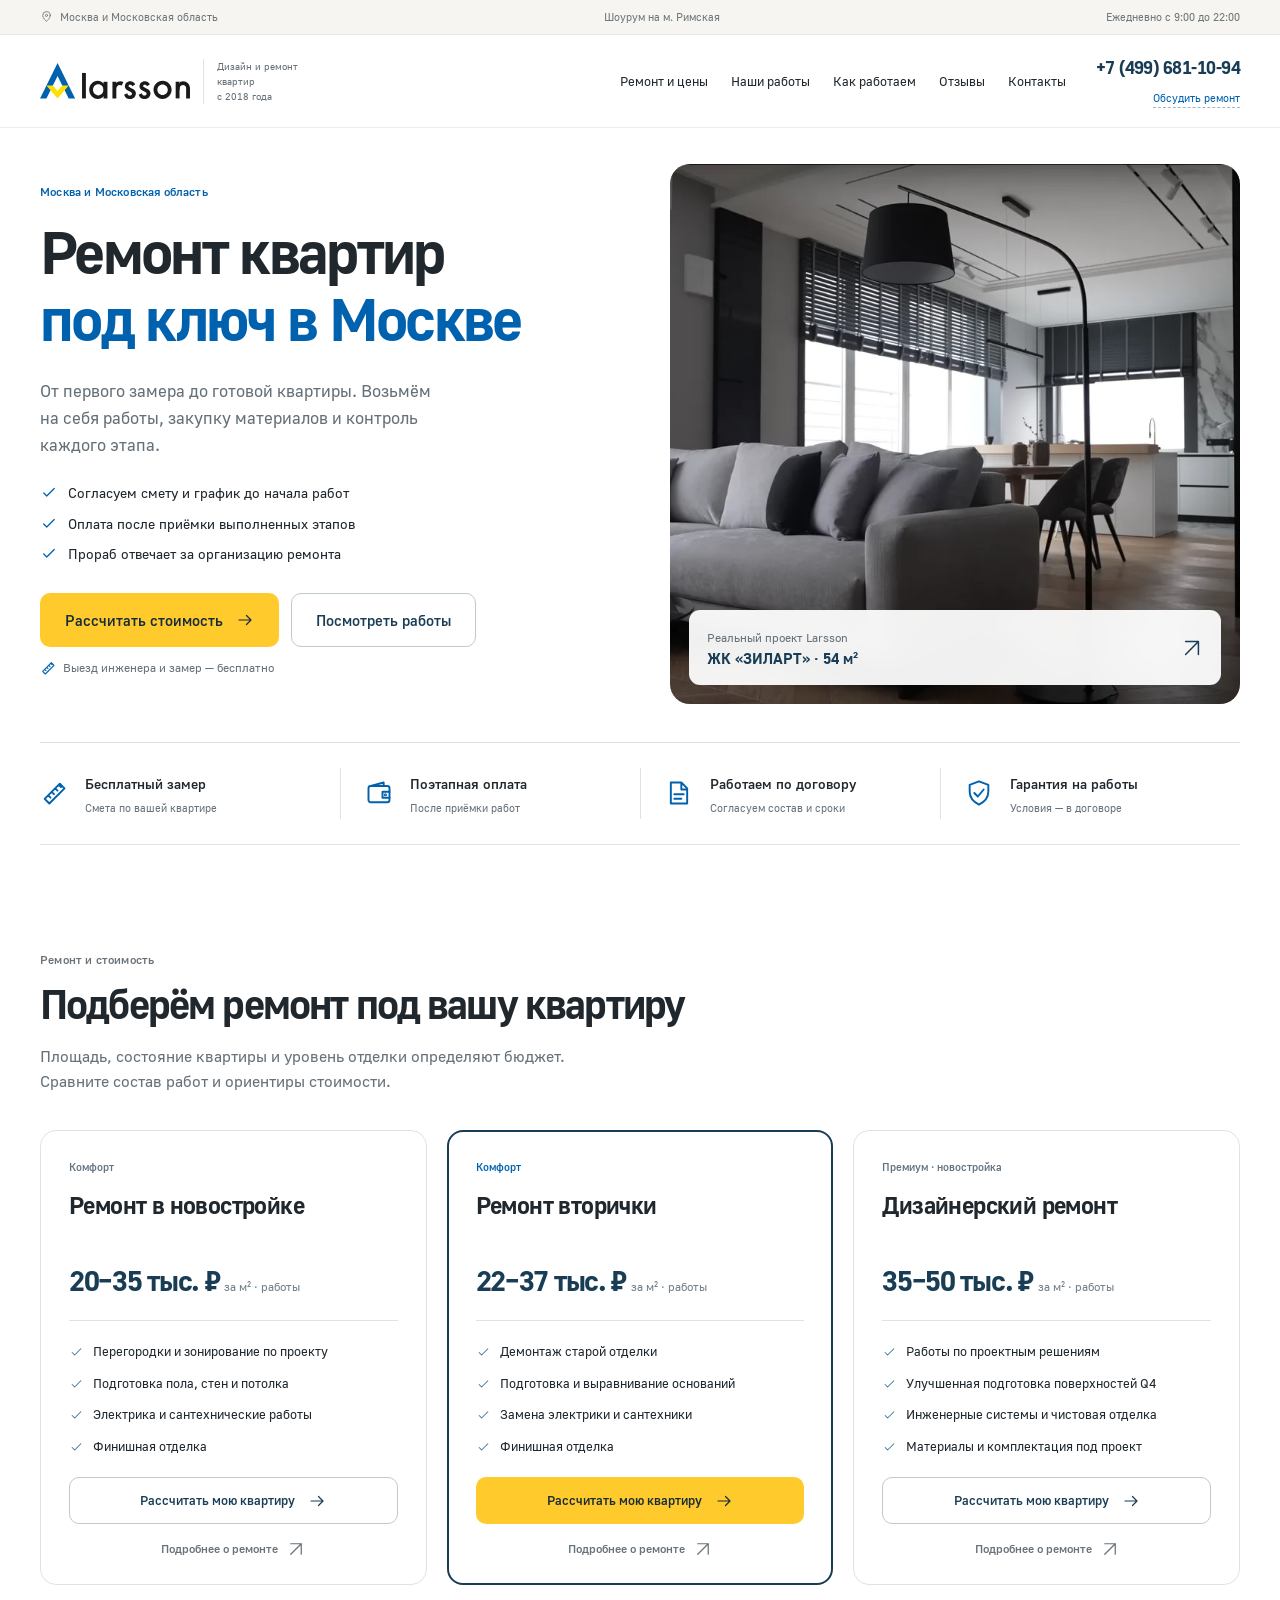
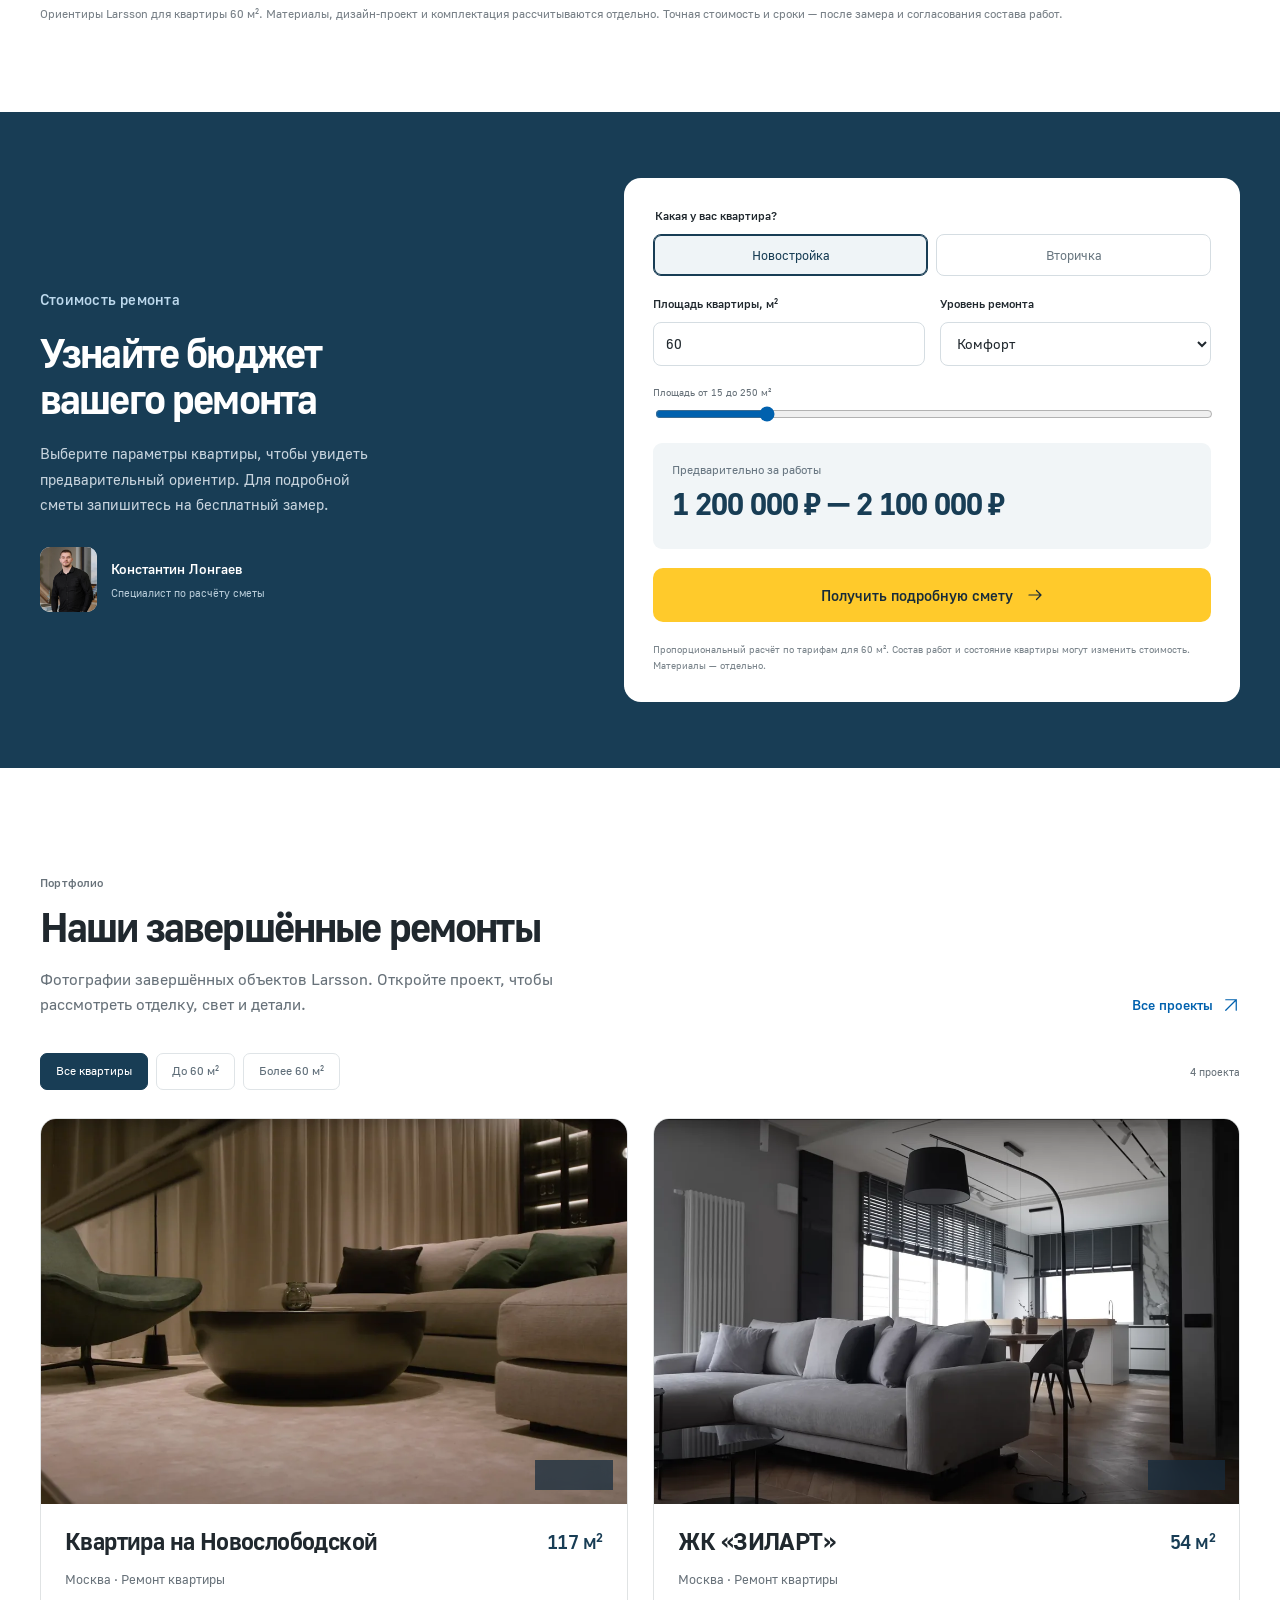
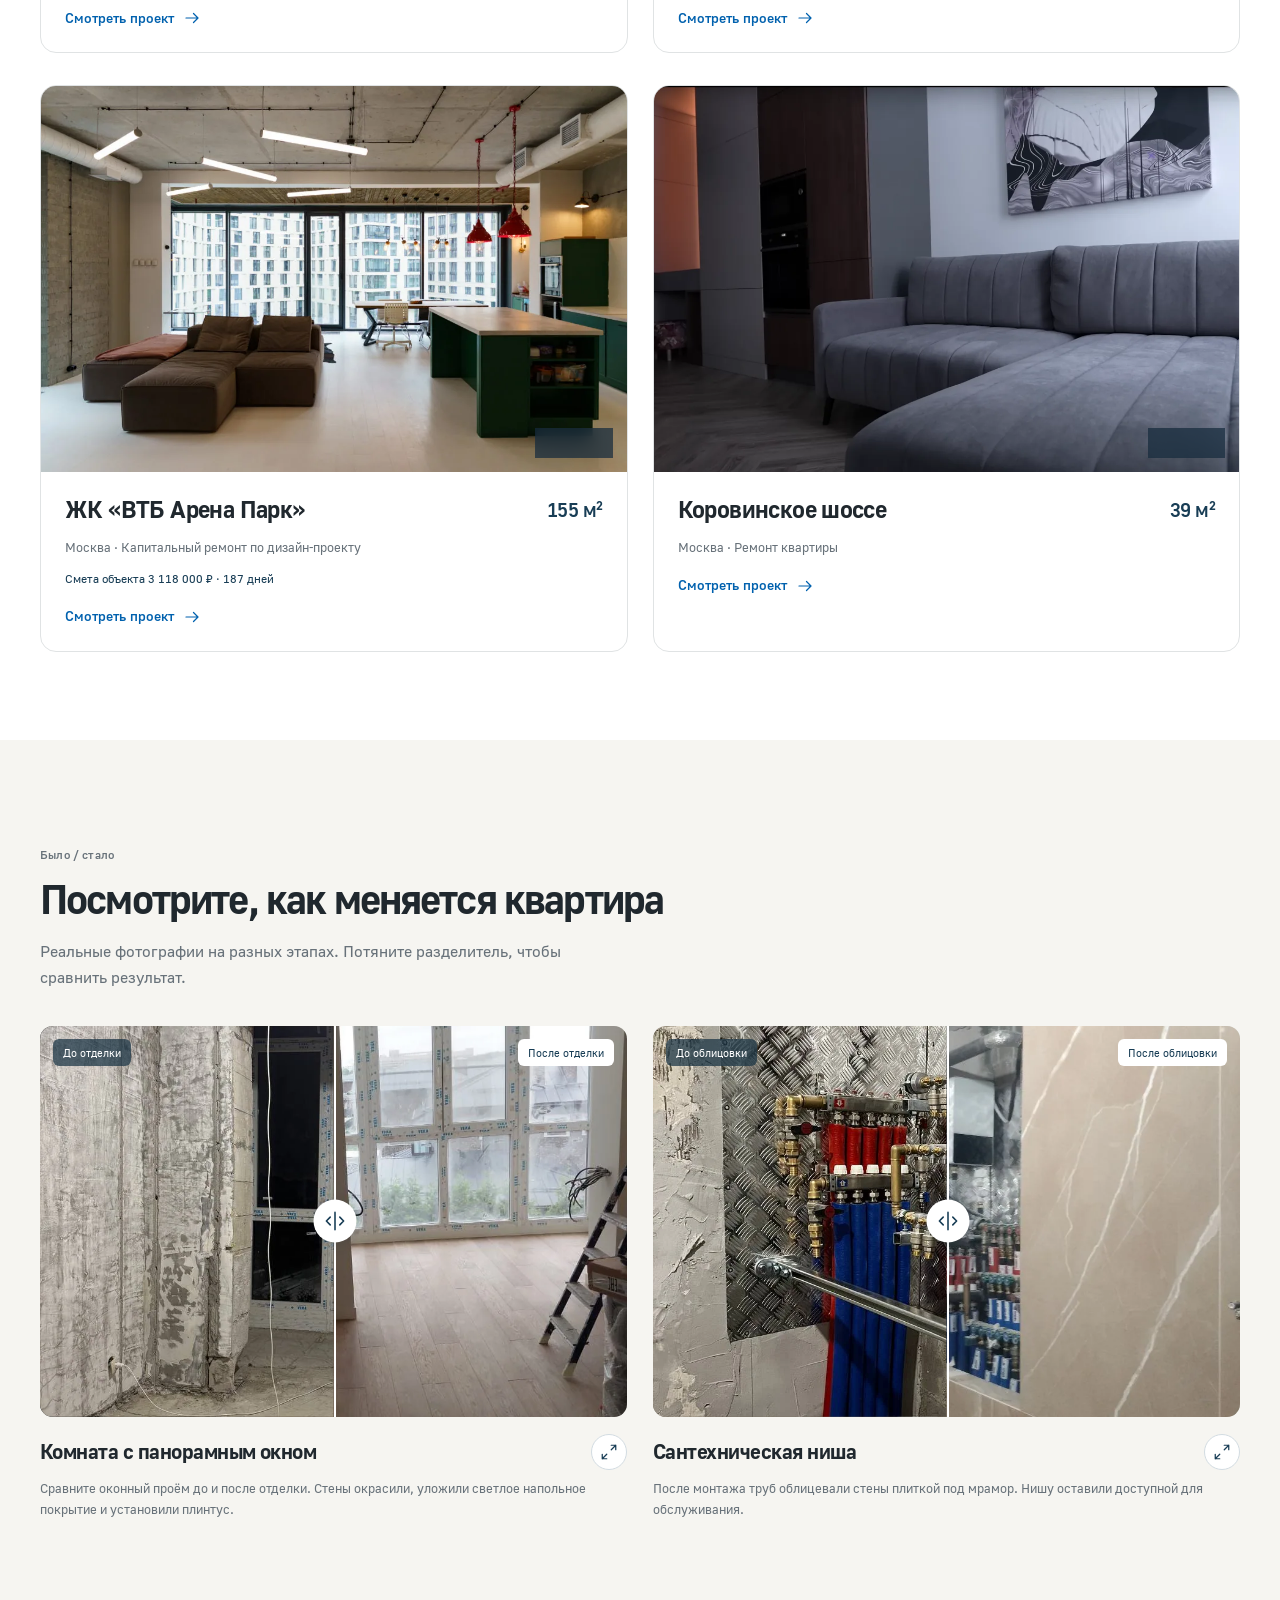
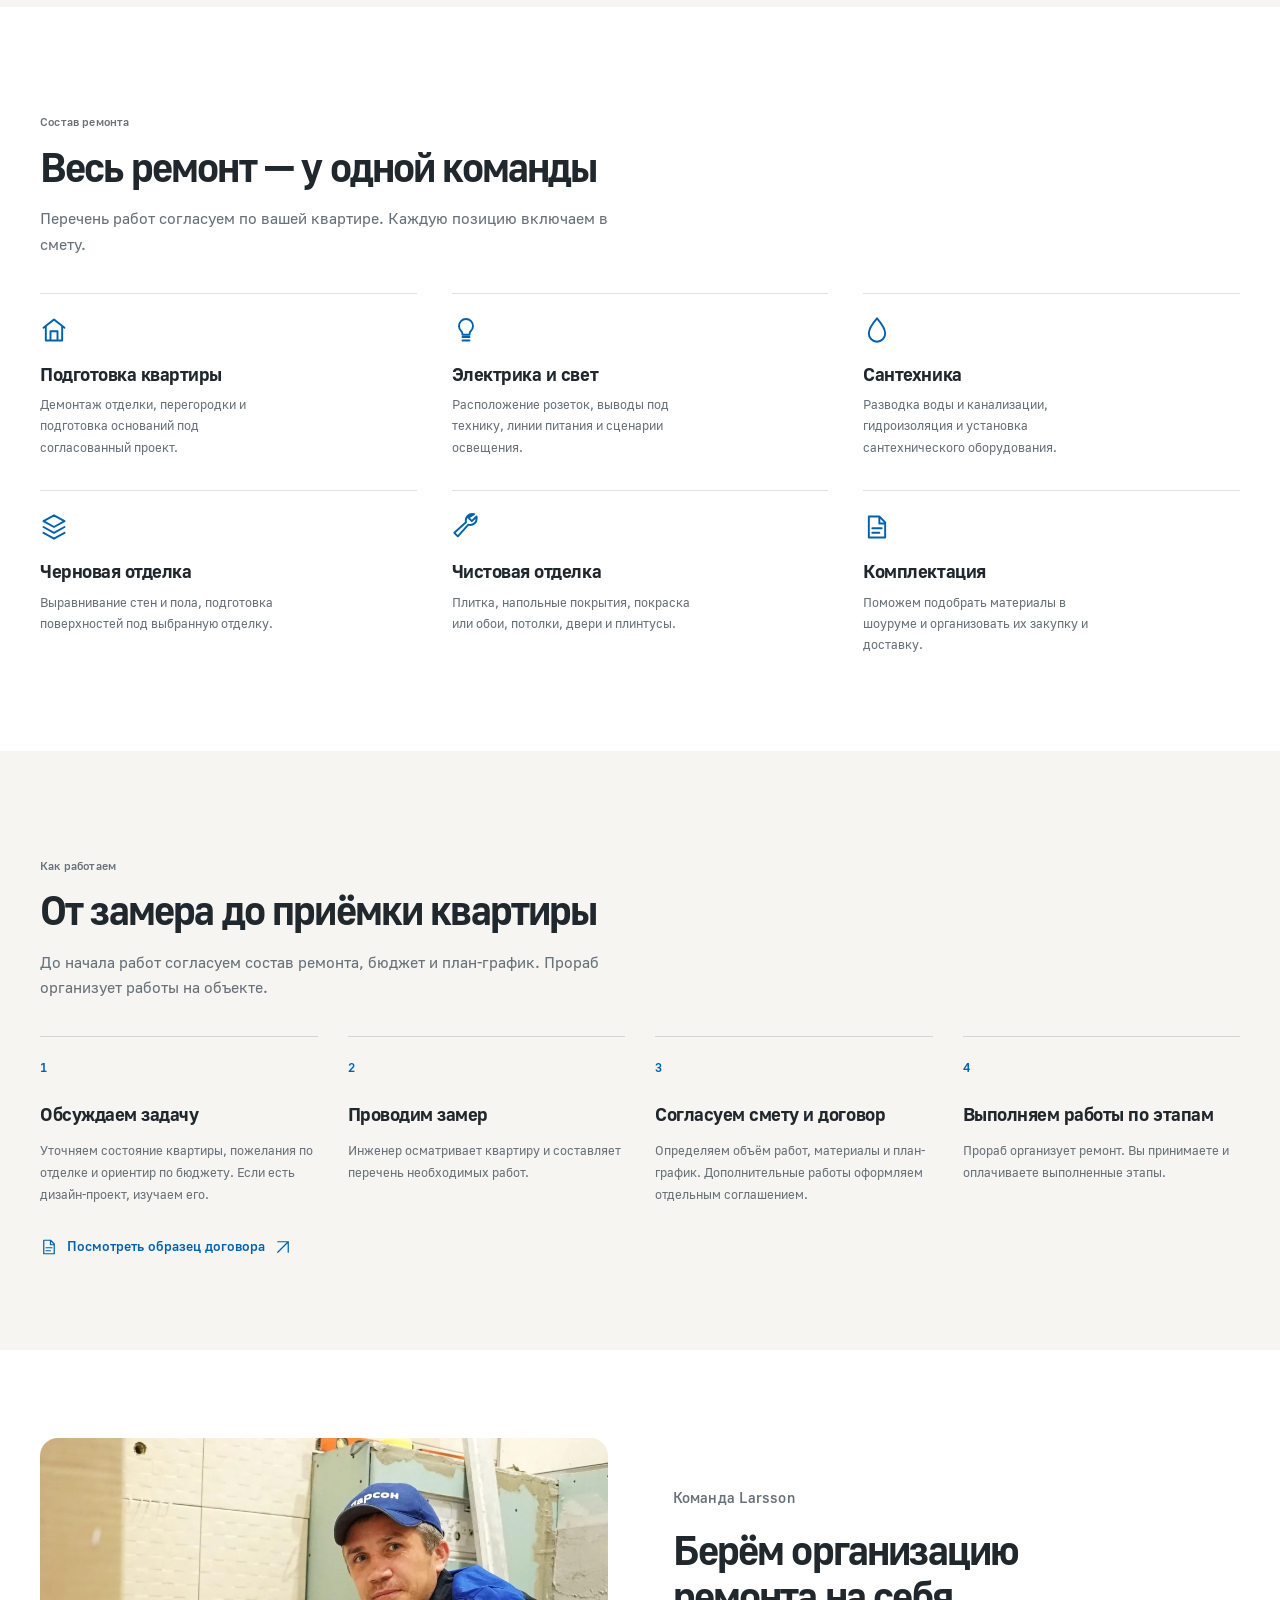
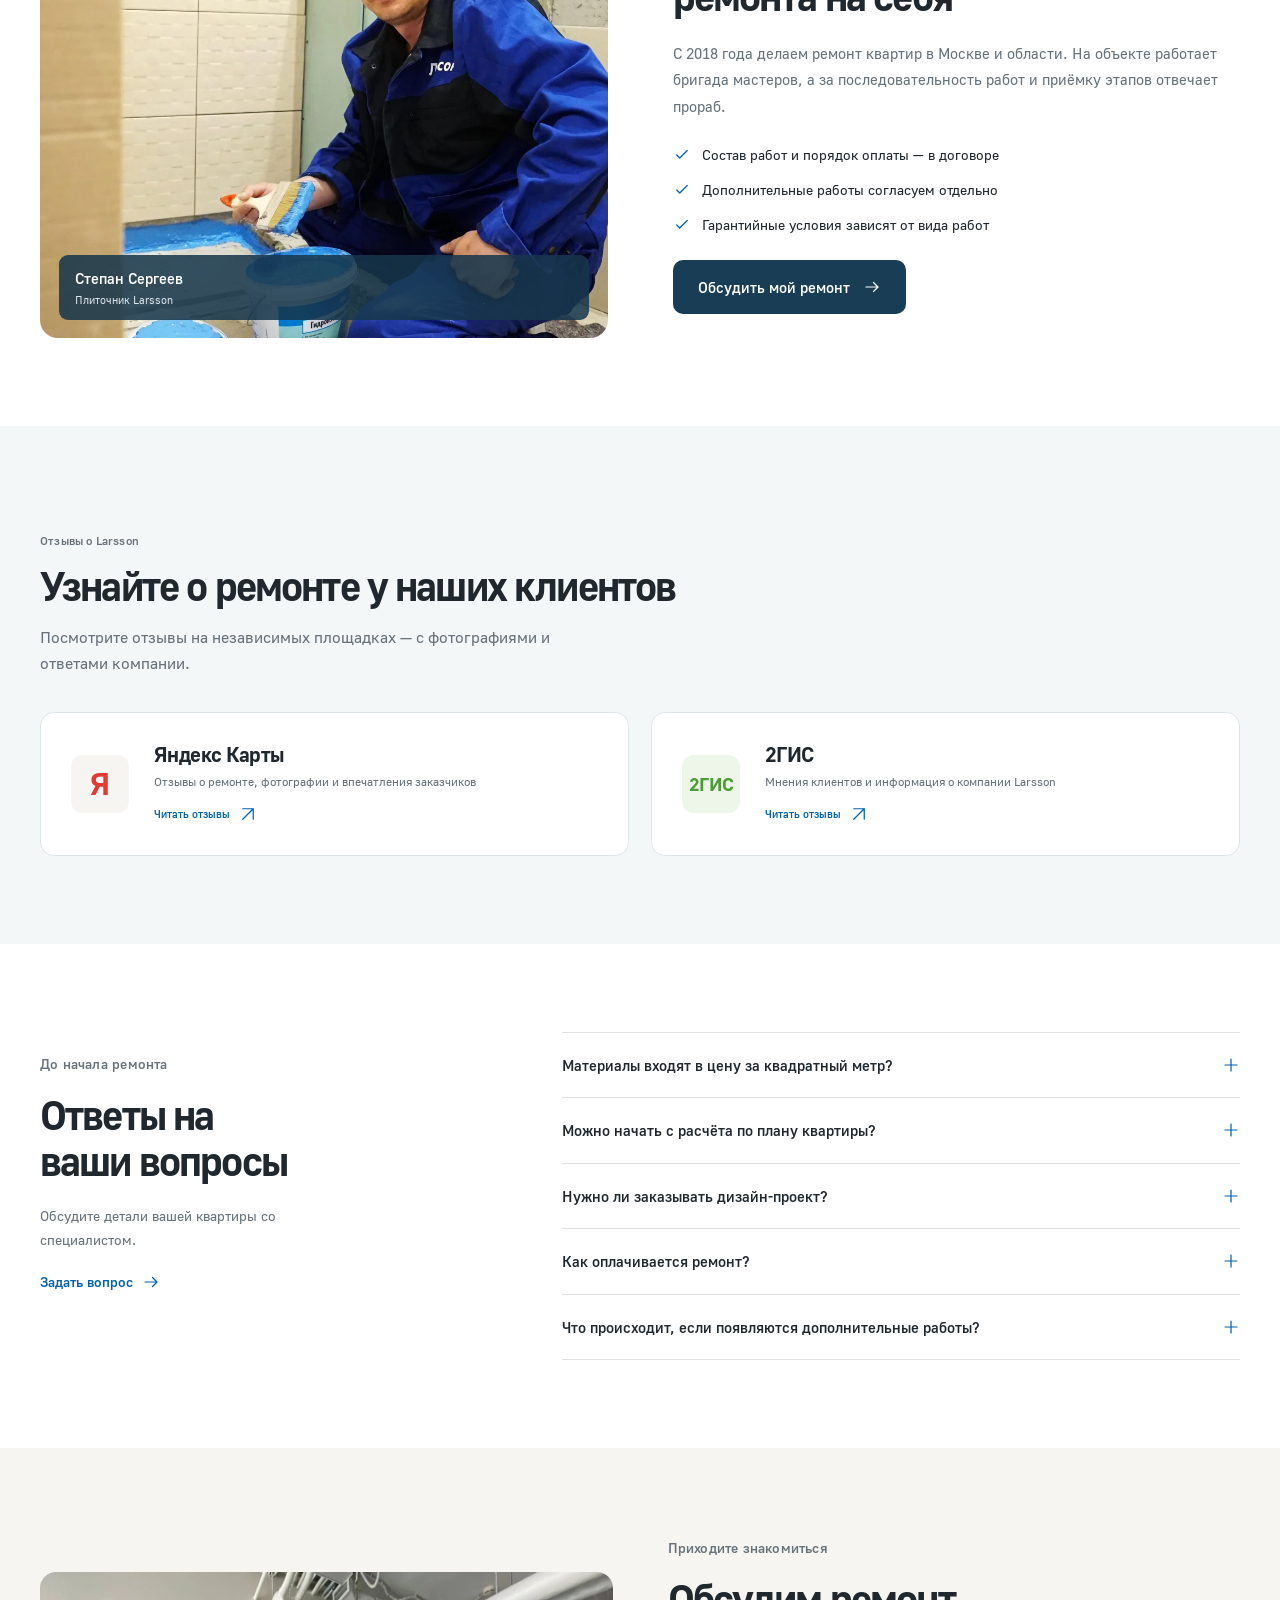
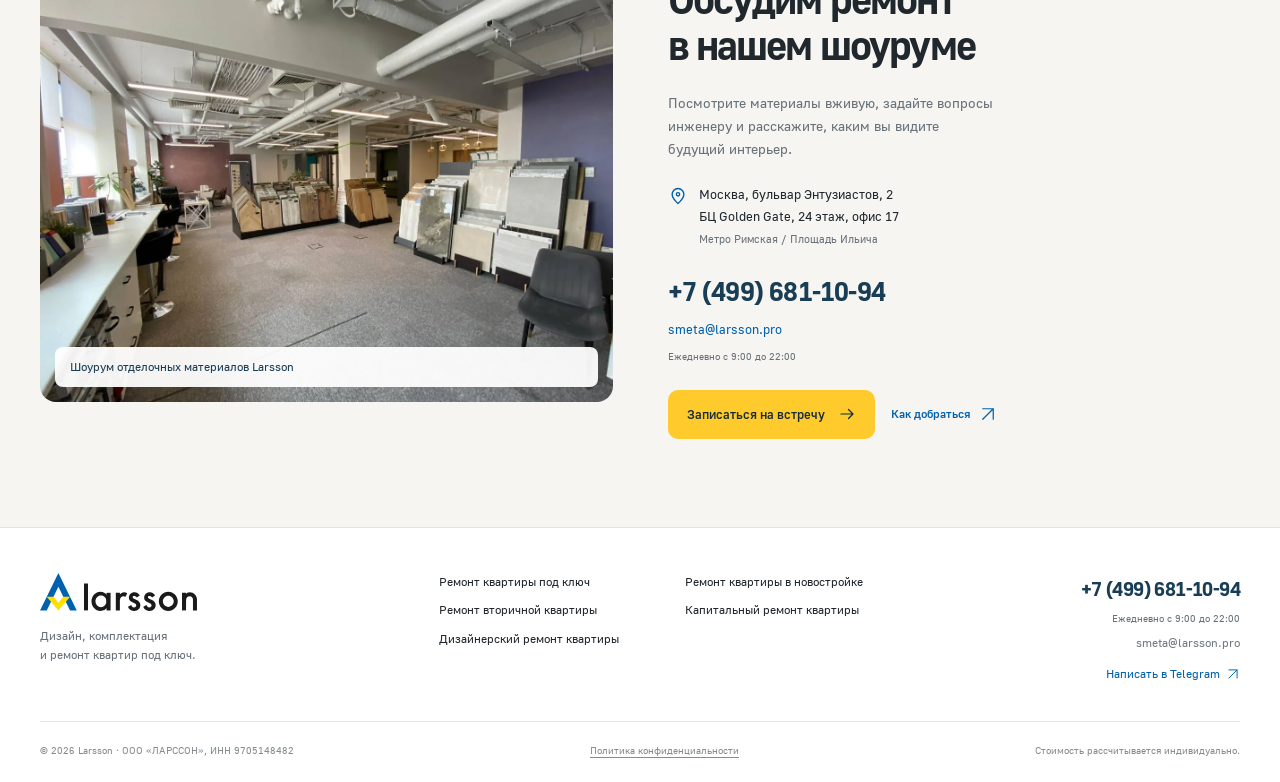
<file: index.html>
<!doctype html><html lang="ru" data-metrika=""><head><meta charset="utf-8"><meta name="viewport" content="width=device-width,initial-scale=1"><meta name="theme-color" content="#183d55"><title>Ремонт квартир под ключ в Москве — цены и проекты Larsson</title><meta name="description" content="Ремонт квартир в Москве и области. Цены и состав работ, реальные проекты, бесплатный замер и подробная смета. Оплата по этапам после приёмки."><link rel="canonical" href="https://ulin-roman.github.io/larsson-remont/"><meta property="og:type" content="website"><meta property="og:locale" content="ru_RU"><meta property="og:title" content="Ремонт квартир под ключ в Москве — цены и проекты Larsson"><meta property="og:description" content="Ремонт квартир в Москве и области. Цены и состав работ, реальные проекты, бесплатный замер и подробная смета. Оплата по этапам после приёмки."><meta property="og:url" content="https://ulin-roman.github.io/larsson-remont/"><meta property="og:image" content="https://ulin-roman.github.io/larsson-remont/assets/projects/zilart-living.webp"><link rel="icon" type="image/svg+xml" href="./assets/mark.svg"><link rel="preload" as="font" type="font/woff2" href="./assets/fonts/golos-regular.woff2" crossorigin><link rel="stylesheet" href="./assets/site.css"><script src="./assets/site.js" defer></script><script type="application/ld+json">{"@context":"https://schema.org","@graph":[{"@type":"HomeAndConstructionBusiness","@id":"https://ulin-roman.github.io/larsson-remont/#company","name":"Larsson","url":"https://ulin-roman.github.io/larsson-remont/","telephone":"+74996811094","email":"smeta@larsson.pro","areaServed":["Москва","Московская область"],"address":{"@type":"PostalAddress","streetAddress":"бульвар Энтузиастов, 2","addressLocality":"Москва","addressCountry":"RU"}},{"@type":"WebPage","name":"Ремонт квартир под ключ в Москве — цены и проекты Larsson","description":"Ремонт квартир в Москве и области. Цены и состав работ, реальные проекты, бесплатный замер и подробная смета. Оплата по этапам после приёмки.","url":"https://ulin-roman.github.io/larsson-remont/","inLanguage":"ru","isPartOf":{"@type":"WebSite","name":"Larsson","url":"https://ulin-roman.github.io/larsson-remont/"}}]}</script></head><body data-base="./"><a class="skip-link" href="#main">Перейти к содержанию</a><div class="topbar"><div class="container topbar-inner"><span><svg width="14" height="14" viewBox="0 0 24 24" fill="none" stroke="currentColor" stroke-width="1.65" stroke-linecap="round" stroke-linejoin="round" aria-hidden="true" focusable="false"><path d="M19 10c0 5-7 11-7 11S5 15 5 10a7 7 0 1 1 14 0Z"/><circle cx="12" cy="10" r="2"/></svg> Москва и Московская область</span><a href="https://yandex.com/maps/-/CPBy6J5r" target="_blank" rel="noopener">Шоурум на м. Римская</a><span>Ежедневно с 9:00 до 22:00</span></div></div><header class="site-header"><div class="container header-inner"><a class="brand" href="./" aria-label="Larsson — главная"><img src="./assets/logo.svg" alt="Larsson" class="" loading="lazy" decoding="async"><span class="brand-copy">Дизайн и ремонт квартир<br>с 2018 года</span></a><nav class="main-nav" id="main-nav" aria-label="Основная навигация"><a href="./#stoimost">Ремонт и цены</a><a href="./portfolio/">Наши работы</a><a href="./#process">Как работаем</a><a href="./#reviews">Отзывы</a><a href="./kontakty/">Контакты</a></nav><div class="header-contact"><a class="phone" href="tel:+74996811094" data-action="phone">+7 (499) 681-10-94</a><button class="callback-link js-quote" type="button">Обсудить ремонт</button></div><button class="menu-toggle" type="button" aria-expanded="false" aria-controls="main-nav" aria-label="Открыть меню"><svg width="22" height="22" viewBox="0 0 24 24" fill="none" stroke="currentColor" stroke-width="1.65" stroke-linecap="round" stroke-linejoin="round" aria-hidden="true" focusable="false"><path d="M4 7h16M4 12h16M4 17h16"/></svg></button></div></header><main id="main"><section class="hero container"><div class="hero-grid"><div class="hero-content"><p class="kicker">Москва и Московская область</p><h1>Ремонт квартир<br><span class="accent">под ключ в Москве</span></h1><p class="hero-intro">От первого замера до готовой квартиры. Возьмём на себя работы, закупку материалов и контроль каждого этапа.</p><ul class="hero-checks"><li><svg width="18" height="18" viewBox="0 0 24 24" fill="none" stroke="currentColor" stroke-width="1.65" stroke-linecap="round" stroke-linejoin="round" aria-hidden="true" focusable="false"><path d="m5 12 4 4L19 6"/></svg>Согласуем смету и график до начала работ</li><li><svg width="18" height="18" viewBox="0 0 24 24" fill="none" stroke="currentColor" stroke-width="1.65" stroke-linecap="round" stroke-linejoin="round" aria-hidden="true" focusable="false"><path d="m5 12 4 4L19 6"/></svg>Оплата после приёмки выполненных этапов</li><li><svg width="18" height="18" viewBox="0 0 24 24" fill="none" stroke="currentColor" stroke-width="1.65" stroke-linecap="round" stroke-linejoin="round" aria-hidden="true" focusable="false"><path d="m5 12 4 4L19 6"/></svg>Прораб отвечает за организацию ремонта</li></ul><div class="hero-actions"><a class="btn btn-primary" href="#raschet" data-action="calculator">Рассчитать стоимость <svg width="18" height="18" viewBox="0 0 24 24" fill="none" stroke="currentColor" stroke-width="1.65" stroke-linecap="round" stroke-linejoin="round" aria-hidden="true" focusable="false"><path d="M4 12h16m-6-6 6 6-6 6"/></svg></a><a class="btn btn-secondary" href="#projects">Посмотреть работы</a></div><p class="hero-note"><svg width="16" height="16" viewBox="0 0 24 24" fill="none" stroke="currentColor" stroke-width="1.65" stroke-linecap="round" stroke-linejoin="round" aria-hidden="true" focusable="false"><path d="m4 17 13-13 4 4L8 21l-4-4Zm3-3 2 2m1-5 2 2m1-5 2 2m1-5 2 2"/></svg>Выезд инженера и замер — бесплатно</p></div><figure class="hero-visual"><img src="./assets/projects/zilart-living.webp" alt="Гостиная с серым диваном и кухней в ЖК ЗИЛАРТ" class="hero-image" loading="eager" decoding="async" fetchpriority="high"><figcaption class="project-caption"><div><span>Реальный проект Larsson</span><strong>ЖК «ЗИЛАРТ» · 54 м²</strong></div><a href="#projects" aria-label="Посмотреть проекты"><svg width="22" height="22" viewBox="0 0 24 24" fill="none" stroke="currentColor" stroke-width="1.65" stroke-linecap="round" stroke-linejoin="round" aria-hidden="true" focusable="false"><path d="M5 19 19 5M5 5h14v14"/></svg></a></figcaption></figure></div></section><div class="container trust-strip"><div class="trust-item"><svg width="27" height="27" viewBox="0 0 24 24" fill="none" stroke="currentColor" stroke-width="1.65" stroke-linecap="round" stroke-linejoin="round" aria-hidden="true" focusable="false"><path d="m4 17 13-13 4 4L8 21l-4-4Zm3-3 2 2m1-5 2 2m1-5 2 2m1-5 2 2"/></svg><div><strong>Бесплатный замер</strong><span>Смета по вашей квартире</span></div></div><div class="trust-item"><svg width="27" height="27" viewBox="0 0 24 24" fill="none" stroke="currentColor" stroke-width="1.65" stroke-linecap="round" stroke-linejoin="round" aria-hidden="true" focusable="false"><rect x="3" y="6" width="18" height="14" rx="2"/><path d="m5 6 11-3v3m5 5h-6v5h6"/><circle cx="17.5" cy="13.5" r=".5"/></svg><div><strong>Поэтапная оплата</strong><span>После приёмки работ</span></div></div><div class="trust-item"><svg width="27" height="27" viewBox="0 0 24 24" fill="none" stroke="currentColor" stroke-width="1.65" stroke-linecap="round" stroke-linejoin="round" aria-hidden="true" focusable="false"><path d="M5 3h9l5 5v13H5V3Zm9 0v6h5M8 13h8m-8 4h6"/></svg><div><strong>Работаем по договору</strong><span>Согласуем состав и сроки</span></div></div><div class="trust-item"><svg width="27" height="27" viewBox="0 0 24 24" fill="none" stroke="currentColor" stroke-width="1.65" stroke-linecap="round" stroke-linejoin="round" aria-hidden="true" focusable="false"><path d="m12 2 8 3v6c0 5-4 9-8 11-4-2-8-6-8-11V5l8-3Z"/><path d="m8 12 3 3 5-6"/></svg><div><strong>Гарантия на работы</strong><span>Условия — в договоре</span></div></div></div><section class="section container" id="stoimost"><div class="section-head"><div><p class="kicker">Ремонт и стоимость</p><h2>Подберём ремонт под вашу квартиру</h2><p>Площадь, состояние квартиры и уровень отделки определяют бюджет. Сравните состав работ и ориентиры стоимости.</p></div></div><div class="pricing-grid"><article class="price-card"><span class="price-card-label">Комфорт</span><h3>Ремонт в новостройке</h3><div class="price"><strong>20–35 тыс. ₽</strong><span>за м² · работы</span></div><ul class="price-scope"><li><svg width="16" height="16" viewBox="0 0 24 24" fill="none" stroke="currentColor" stroke-width="1.65" stroke-linecap="round" stroke-linejoin="round" aria-hidden="true" focusable="false"><path d="m5 12 4 4L19 6"/></svg>Перегородки и зонирование по проекту</li><li><svg width="16" height="16" viewBox="0 0 24 24" fill="none" stroke="currentColor" stroke-width="1.65" stroke-linecap="round" stroke-linejoin="round" aria-hidden="true" focusable="false"><path d="m5 12 4 4L19 6"/></svg>Подготовка пола, стен и потолка</li><li><svg width="16" height="16" viewBox="0 0 24 24" fill="none" stroke="currentColor" stroke-width="1.65" stroke-linecap="round" stroke-linejoin="round" aria-hidden="true" focusable="false"><path d="m5 12 4 4L19 6"/></svg>Электрика и сантехнические работы</li><li><svg width="16" height="16" viewBox="0 0 24 24" fill="none" stroke="currentColor" stroke-width="1.65" stroke-linecap="round" stroke-linejoin="round" aria-hidden="true" focusable="false"><path d="m5 12 4 4L19 6"/></svg>Финишная отделка</li></ul><button type="button" class="btn btn-secondary js-quote" data-service="Новостройка" data-action="estimate">Рассчитать мою квартиру<svg width="18" height="18" viewBox="0 0 24 24" fill="none" stroke="currentColor" stroke-width="1.65" stroke-linecap="round" stroke-linejoin="round" aria-hidden="true" focusable="false"><path d="M4 12h16m-6-6 6 6-6 6"/></svg></button><a class="text-link price-foot" href="./remont-v-novostroyke/">Подробнее о ремонте <svg width="15" height="15" viewBox="0 0 24 24" fill="none" stroke="currentColor" stroke-width="1.65" stroke-linecap="round" stroke-linejoin="round" aria-hidden="true" focusable="false"><path d="M5 19 19 5M5 5h14v14"/></svg></a></article><article class="price-card featured"><span class="price-card-label">Комфорт</span><h3>Ремонт вторички</h3><div class="price"><strong>22–37 тыс. ₽</strong><span>за м² · работы</span></div><ul class="price-scope"><li><svg width="16" height="16" viewBox="0 0 24 24" fill="none" stroke="currentColor" stroke-width="1.65" stroke-linecap="round" stroke-linejoin="round" aria-hidden="true" focusable="false"><path d="m5 12 4 4L19 6"/></svg>Демонтаж старой отделки</li><li><svg width="16" height="16" viewBox="0 0 24 24" fill="none" stroke="currentColor" stroke-width="1.65" stroke-linecap="round" stroke-linejoin="round" aria-hidden="true" focusable="false"><path d="m5 12 4 4L19 6"/></svg>Подготовка и выравнивание оснований</li><li><svg width="16" height="16" viewBox="0 0 24 24" fill="none" stroke="currentColor" stroke-width="1.65" stroke-linecap="round" stroke-linejoin="round" aria-hidden="true" focusable="false"><path d="m5 12 4 4L19 6"/></svg>Замена электрики и сантехники</li><li><svg width="16" height="16" viewBox="0 0 24 24" fill="none" stroke="currentColor" stroke-width="1.65" stroke-linecap="round" stroke-linejoin="round" aria-hidden="true" focusable="false"><path d="m5 12 4 4L19 6"/></svg>Финишная отделка</li></ul><button type="button" class="btn btn-primary js-quote" data-service="Вторичное жильё" data-action="estimate">Рассчитать мою квартиру<svg width="18" height="18" viewBox="0 0 24 24" fill="none" stroke="currentColor" stroke-width="1.65" stroke-linecap="round" stroke-linejoin="round" aria-hidden="true" focusable="false"><path d="M4 12h16m-6-6 6 6-6 6"/></svg></button><a class="text-link price-foot" href="./remont-vtorichnogo-zhilya/">Подробнее о ремонте <svg width="15" height="15" viewBox="0 0 24 24" fill="none" stroke="currentColor" stroke-width="1.65" stroke-linecap="round" stroke-linejoin="round" aria-hidden="true" focusable="false"><path d="M5 19 19 5M5 5h14v14"/></svg></a></article><article class="price-card"><span class="price-card-label">Премиум · новостройка</span><h3>Дизайнерский ремонт</h3><div class="price"><strong>35–50 тыс. ₽</strong><span>за м² · работы</span></div><ul class="price-scope"><li><svg width="16" height="16" viewBox="0 0 24 24" fill="none" stroke="currentColor" stroke-width="1.65" stroke-linecap="round" stroke-linejoin="round" aria-hidden="true" focusable="false"><path d="m5 12 4 4L19 6"/></svg>Работы по проектным решениям</li><li><svg width="16" height="16" viewBox="0 0 24 24" fill="none" stroke="currentColor" stroke-width="1.65" stroke-linecap="round" stroke-linejoin="round" aria-hidden="true" focusable="false"><path d="m5 12 4 4L19 6"/></svg>Улучшенная подготовка поверхностей Q4</li><li><svg width="16" height="16" viewBox="0 0 24 24" fill="none" stroke="currentColor" stroke-width="1.65" stroke-linecap="round" stroke-linejoin="round" aria-hidden="true" focusable="false"><path d="m5 12 4 4L19 6"/></svg>Инженерные системы и чистовая отделка</li><li><svg width="16" height="16" viewBox="0 0 24 24" fill="none" stroke="currentColor" stroke-width="1.65" stroke-linecap="round" stroke-linejoin="round" aria-hidden="true" focusable="false"><path d="m5 12 4 4L19 6"/></svg>Материалы и комплектация под проект</li></ul><button type="button" class="btn btn-secondary js-quote" data-service="По дизайн-проекту" data-action="estimate">Рассчитать мою квартиру<svg width="18" height="18" viewBox="0 0 24 24" fill="none" stroke="currentColor" stroke-width="1.65" stroke-linecap="round" stroke-linejoin="round" aria-hidden="true" focusable="false"><path d="M4 12h16m-6-6 6 6-6 6"/></svg></button><a class="text-link price-foot" href="./dizaynerskiy-remont-kvartiry/">Подробнее о ремонте <svg width="15" height="15" viewBox="0 0 24 24" fill="none" stroke="currentColor" stroke-width="1.65" stroke-linecap="round" stroke-linejoin="round" aria-hidden="true" focusable="false"><path d="M5 19 19 5M5 5h14v14"/></svg></a></article></div><p class="pricing-note">Ориентиры Larsson для квартиры 60 м². Материалы, дизайн-проект и комплектация рассчитываются отдельно. Точная стоимость и сроки — после замера и согласования состава работ.</p></section><section class="budget-section" id="raschet"><div class="container budget-grid"><div class="budget-intro"><p class="kicker">Стоимость ремонта</p><h2>Узнайте бюджет<br>вашего ремонта</h2><p>Выберите параметры квартиры, чтобы увидеть предварительный ориентир. Для подробной сметы запишитесь на бесплатный замер.</p><div class="budget-expert"><img src="./assets/company/engineer.webp" alt="Константин Лонгаев из команды Larsson в шоуруме отделочных материалов" class="" loading="lazy" decoding="async"><div><strong>Константин Лонгаев</strong><span>Специалист по расчёту сметы</span></div></div></div><form class="budget-form" id="budget-form"><fieldset class="object-choice"><legend>Какая у вас квартира?</legend><label><input type="radio" name="property" value="novostroyka" checked><span>Новостройка</span></label><label><input type="radio" name="property" value="vtorichka"><span>Вторичка</span></label></fieldset><div class="budget-fields"><label class="input-label" for="budget-area">Площадь квартиры, м²<input id="budget-area" name="area" type="number" min="15" max="250" step="1" value="60" inputmode="numeric" required></label><label class="input-label" for="budget-level">Уровень ремонта<select id="budget-level" name="level"><option value="comfort">Комфорт</option><option value="premium">Премиум</option></select></label></div><label class="range-label" for="budget-range">Площадь от 15 до 250 м²</label><input id="budget-range" type="range" min="15" max="250" value="60" aria-label="Площадь квартиры в квадратных метрах"><div class="budget-result" aria-live="polite" aria-atomic="true"><span>Предварительно за работы</span><strong><span id="budget-low">1 200 000 ₽</span> — <span id="budget-high">2 100 000 ₽</span></strong></div><button type="submit" class="btn btn-primary">Получить подробную смету <svg width="18" height="18" viewBox="0 0 24 24" fill="none" stroke="currentColor" stroke-width="1.65" stroke-linecap="round" stroke-linejoin="round" aria-hidden="true" focusable="false"><path d="M4 12h16m-6-6 6 6-6 6"/></svg></button><p class="budget-disclaimer">Пропорциональный расчёт по тарифам для 60 м². Состав работ и состояние квартиры могут изменить стоимость. Материалы — отдельно.</p><noscript><a class="text-link" href="https://larsson-remont.ru/ver_3.3/remont-kvartir-pod-kluch_copy.php#calc">Открыть калькулятор Larsson</a></noscript></form></div></section><section class="section container" id="projects"><div class="section-head"><div><p class="kicker">Портфолио</p><h2>Наши завершённые ремонты</h2><p>Фотографии завершённых объектов Larsson. Откройте проект, чтобы рассмотреть отделку, свет и детали.</p></div><a class="text-link" href="./portfolio/">Все проекты <svg width="18" height="18" viewBox="0 0 24 24" fill="none" stroke="currentColor" stroke-width="1.65" stroke-linecap="round" stroke-linejoin="round" aria-hidden="true" focusable="false"><path d="M5 19 19 5M5 5h14v14"/></svg></a></div><div class="portfolio-tools"><div class="filter-buttons" role="group" aria-label="Фильтр по площади"><button type="button" data-filter="all" aria-pressed="true">Все квартиры</button><button type="button" data-filter="compact" aria-pressed="false">До 60 м²</button><button type="button" data-filter="spacious" aria-pressed="false">Более 60 м²</button></div><span id="project-result-count">4 проекта</span></div><div class="projects-grid"><article class="project-card" data-area="117"><button type="button" class="project-cover js-project" data-project="0" aria-label="Посмотреть проект — Квартира на Новослободской"><img src="./assets/projects/novoslobodskaya-living.webp" alt="Гостиная с диваном и зелёным креслом на Новослободской" class="" loading="lazy" decoding="async"><span class="project-count"><svg width="16" height="16" viewBox="0 0 24 24" fill="none" stroke="currentColor" stroke-width="1.65" stroke-linecap="round" stroke-linejoin="round" aria-hidden="true" focusable="false"><path d="M15 3h6v6m0-6-6 6M9 21H3v-6m0 6 6-6"/></svg> 4 фото</span></button><div class="project-info"><div class="project-title-row"><h3><a href="./proekt-novoslobodskaya/">Квартира на Новослободской</a></h3><span class="project-area">117 м²</span></div><p class="project-meta">Москва · Ремонт квартиры</p><button type="button" class="text-link js-project" data-project="0">Смотреть проект <svg width="17" height="17" viewBox="0 0 24 24" fill="none" stroke="currentColor" stroke-width="1.65" stroke-linecap="round" stroke-linejoin="round" aria-hidden="true" focusable="false"><path d="M4 12h16m-6-6 6 6-6 6"/></svg></button></div></article><article class="project-card" data-area="54"><button type="button" class="project-cover js-project" data-project="1" aria-label="Посмотреть проект — ЖК «ЗИЛАРТ»"><img src="./assets/projects/zilart-living.webp" alt="Гостиная с серым диваном и кухней в ЖК ЗИЛАРТ" class="" loading="lazy" decoding="async"><span class="project-count"><svg width="16" height="16" viewBox="0 0 24 24" fill="none" stroke="currentColor" stroke-width="1.65" stroke-linecap="round" stroke-linejoin="round" aria-hidden="true" focusable="false"><path d="M15 3h6v6m0-6-6 6M9 21H3v-6m0 6 6-6"/></svg> 4 фото</span></button><div class="project-info"><div class="project-title-row"><h3><a href="./proekt-zilart/">ЖК «ЗИЛАРТ»</a></h3><span class="project-area">54 м²</span></div><p class="project-meta">Москва · Ремонт квартиры</p><button type="button" class="text-link js-project" data-project="1">Смотреть проект <svg width="17" height="17" viewBox="0 0 24 24" fill="none" stroke="currentColor" stroke-width="1.65" stroke-linecap="round" stroke-linejoin="round" aria-hidden="true" focusable="false"><path d="M4 12h16m-6-6 6 6-6 6"/></svg></button></div></article><article class="project-card" data-area="155"><button type="button" class="project-cover js-project" data-project="2" aria-label="Посмотреть проект — ЖК «ВТБ Арена Парк»"><img src="./assets/projects/vtb-arena-living.webp" alt="Кухня-гостиная в стиле лофт с большими окнами в ЖК ВТБ Арена Парк" class="" loading="lazy" decoding="async"><span class="project-count"><svg width="16" height="16" viewBox="0 0 24 24" fill="none" stroke="currentColor" stroke-width="1.65" stroke-linecap="round" stroke-linejoin="round" aria-hidden="true" focusable="false"><path d="M15 3h6v6m0-6-6 6M9 21H3v-6m0 6 6-6"/></svg> 4 фото</span></button><div class="project-info"><div class="project-title-row"><h3><a href="./proekt-vtb-arena/">ЖК «ВТБ Арена Парк»</a></h3><span class="project-area">155 м²</span></div><p class="project-meta">Москва · Капитальный ремонт по дизайн-проекту</p><p class="project-case-price">Смета объекта 3 118 000 ₽ · 187 дней</p><button type="button" class="text-link js-project" data-project="2">Смотреть проект <svg width="17" height="17" viewBox="0 0 24 24" fill="none" stroke="currentColor" stroke-width="1.65" stroke-linecap="round" stroke-linejoin="round" aria-hidden="true" focusable="false"><path d="M4 12h16m-6-6 6 6-6 6"/></svg></button></div></article><article class="project-card" data-area="39"><button type="button" class="project-cover js-project" data-project="3" aria-label="Посмотреть проект — Коровинское шоссе"><img src="./assets/projects/korovinskoe-living.webp" alt="Гостиная с угловым диваном на Коровинском шоссе" class="" loading="lazy" decoding="async"><span class="project-count"><svg width="16" height="16" viewBox="0 0 24 24" fill="none" stroke="currentColor" stroke-width="1.65" stroke-linecap="round" stroke-linejoin="round" aria-hidden="true" focusable="false"><path d="M15 3h6v6m0-6-6 6M9 21H3v-6m0 6 6-6"/></svg> 4 фото</span></button><div class="project-info"><div class="project-title-row"><h3><a href="./proekt-korovinskoe/">Коровинское шоссе</a></h3><span class="project-area">39 м²</span></div><p class="project-meta">Москва · Ремонт квартиры</p><button type="button" class="text-link js-project" data-project="3">Смотреть проект <svg width="17" height="17" viewBox="0 0 24 24" fill="none" stroke="currentColor" stroke-width="1.65" stroke-linecap="round" stroke-linejoin="round" aria-hidden="true" focusable="false"><path d="M4 12h16m-6-6 6 6-6 6"/></svg></button></div></article></div></section><section class="section compare-section"><div class="container"><div class="section-head"><div><p class="kicker">Было / стало</p><h2>Посмотрите, как меняется квартира</h2><p>Реальные фотографии на разных этапах. Потяните разделитель, чтобы сравнить результат.</p></div></div><div class="compare-grid"><article class="comparison-card" id="comparison-0"><div class="comparison" style="--position:50%"><img src="./assets/works/backup-aivazovskogo-after.webp" alt="Та же комната со светлым полом, окрашенными стенами и плинтусом" class="compare-after" loading="lazy" decoding="async"><img src="./assets/works/backup-aivazovskogo-before.webp" alt="Комната с бетонным полом и неотделанными стенами у окна" class="compare-before" loading="lazy" decoding="async"><span class="compare-label before">До отделки</span><span class="compare-label after">После отделки</span><span class="compare-handle" aria-hidden="true"><svg width="23" height="23" viewBox="0 0 24 24" fill="none" stroke="currentColor" stroke-width="1.65" stroke-linecap="round" stroke-linejoin="round" aria-hidden="true" focusable="false"><path d="m7 8-4 4 4 4m10-8 4 4-4 4M12 3v18"/></svg></span><input class="compare-range" type="range" min="0" max="100" value="50" aria-label="Сравнить фотографии — Комната с панорамным окном"></div><div class="comparison-title"><h3>Комната с панорамным окном</h3><button class="round-button js-compare" data-compare="0" type="button" aria-label="Открыть фотографии целиком"><svg width="18" height="18" viewBox="0 0 24 24" fill="none" stroke="currentColor" stroke-width="1.65" stroke-linecap="round" stroke-linejoin="round" aria-hidden="true" focusable="false"><path d="M15 3h6v6m0-6-6 6M9 21H3v-6m0 6 6-6"/></svg></button></div><p>Сравните оконный проём до и после отделки. Стены окрасили, уложили светлое напольное покрытие и установили плинтус.</p></article><article class="comparison-card" id="comparison-1"><div class="comparison" style="--position:50%"><img src="./assets/works/backup-bathroom-after.webp" alt="Стена с облицовкой и открытым доступом к тому же узлу" class="compare-after" loading="lazy" decoding="async"><img src="./assets/works/backup-bathroom-before.webp" alt="Открытый узел водоснабжения перед укладкой плитки" class="compare-before" loading="lazy" decoding="async"><span class="compare-label before">До облицовки</span><span class="compare-label after">После облицовки</span><span class="compare-handle" aria-hidden="true"><svg width="23" height="23" viewBox="0 0 24 24" fill="none" stroke="currentColor" stroke-width="1.65" stroke-linecap="round" stroke-linejoin="round" aria-hidden="true" focusable="false"><path d="m7 8-4 4 4 4m10-8 4 4-4 4M12 3v18"/></svg></span><input class="compare-range" type="range" min="0" max="100" value="50" aria-label="Сравнить фотографии — Сантехническая ниша"></div><div class="comparison-title"><h3>Сантехническая ниша</h3><button class="round-button js-compare" data-compare="1" type="button" aria-label="Открыть фотографии целиком"><svg width="18" height="18" viewBox="0 0 24 24" fill="none" stroke="currentColor" stroke-width="1.65" stroke-linecap="round" stroke-linejoin="round" aria-hidden="true" focusable="false"><path d="M15 3h6v6m0-6-6 6M9 21H3v-6m0 6 6-6"/></svg></button></div><p>После монтажа труб облицевали стены плиткой под мрамор. Нишу оставили доступной для обслуживания.</p></article></div></div></section><section class="section container" id="included"><div class="section-head"><div><p class="kicker">Состав ремонта</p><h2>Весь ремонт — у одной команды</h2><p>Перечень работ согласуем по вашей квартире. Каждую позицию включаем в смету.</p></div></div><div class="included-grid"><article><svg width="28" height="28" viewBox="0 0 24 24" fill="none" stroke="currentColor" stroke-width="1.65" stroke-linecap="round" stroke-linejoin="round" aria-hidden="true" focusable="false"><path d="m3 10 9-7 9 7M5 9v12h14V9M9 21v-8h6v8"/></svg><h3>Подготовка квартиры</h3><p>Демонтаж отделки, перегородки и подготовка оснований под согласованный проект.</p></article><article><svg width="28" height="28" viewBox="0 0 24 24" fill="none" stroke="currentColor" stroke-width="1.65" stroke-linecap="round" stroke-linejoin="round" aria-hidden="true" focusable="false"><path d="M9 18h6m-6 3h6M8 13a6 6 0 1 1 8 0c-1 1-1 2-1 3H9c0-1 0-2-1-3Z"/></svg><h3>Электрика и свет</h3><p>Расположение розеток, выводы под технику, линии питания и сценарии освещения.</p></article><article><svg width="28" height="28" viewBox="0 0 24 24" fill="none" stroke="currentColor" stroke-width="1.65" stroke-linecap="round" stroke-linejoin="round" aria-hidden="true" focusable="false"><path d="M12 2S5 10 5 15a7 7 0 0 0 14 0c0-5-7-13-7-13Z"/></svg><h3>Сантехника</h3><p>Разводка воды и канализации, гидроизоляция и установка сантехнического оборудования.</p></article><article><svg width="28" height="28" viewBox="0 0 24 24" fill="none" stroke="currentColor" stroke-width="1.65" stroke-linecap="round" stroke-linejoin="round" aria-hidden="true" focusable="false"><path d="m3 7 9-5 9 5-9 5-9-5Zm0 5 9 5 9-5M3 17l9 5 9-5"/></svg><h3>Черновая отделка</h3><p>Выравнивание стен и пола, подготовка поверхностей под выбранную отделку.</p></article><article><svg width="28" height="28" viewBox="0 0 24 24" fill="none" stroke="currentColor" stroke-width="1.65" stroke-linecap="round" stroke-linejoin="round" aria-hidden="true" focusable="false"><path d="m14 4 3 3 4-4c1 5-3 8-7 7L5 20l-3-3 10-9c-1-4 2-8 7-7l-5 3Z"/></svg><h3>Чистовая отделка</h3><p>Плитка, напольные покрытия, покраска или обои, потолки, двери и плинтусы.</p></article><article><svg width="28" height="28" viewBox="0 0 24 24" fill="none" stroke="currentColor" stroke-width="1.65" stroke-linecap="round" stroke-linejoin="round" aria-hidden="true" focusable="false"><path d="M5 3h9l5 5v13H5V3Zm9 0v6h5M8 13h8m-8 4h6"/></svg><h3>Комплектация</h3><p>Поможем подобрать материалы в шоуруме и организовать их закупку и доставку.</p></article></div></section><section class="section process-section" id="process"><div class="container"><div class="section-head"><div><p class="kicker">Как работаем</p><h2>От замера до приёмки квартиры</h2><p>До начала работ согласуем состав ремонта, бюджет и план-график. Прораб организует работы на объекте.</p></div></div><div class="process-grid"><article><span class="step-number">1</span><h3>Обсуждаем задачу</h3><p>Уточняем состояние квартиры, пожелания по отделке и ориентир по бюджету. Если есть дизайн-проект, изучаем его.</p></article><article><span class="step-number">2</span><h3>Проводим замер</h3><p>Инженер осматривает квартиру и составляет перечень необходимых работ.</p></article><article><span class="step-number">3</span><h3>Согласуем смету и договор</h3><p>Определяем объём работ, материалы и план-график. Дополнительные работы оформляем отдельным соглашением.</p></article><article><span class="step-number">4</span><h3>Выполняем работы по этапам</h3><p>Прораб организует ремонт. Вы принимаете и оплачиваете выполненные этапы.</p></article></div><a class="text-link contract-link" href="https://drive.google.com/file/d/1Y4DfAq8WkqnKNRmJ4frCQaP2fPrHBYDE/view" target="_blank" rel="noopener"><svg width="18" height="18" viewBox="0 0 24 24" fill="none" stroke="currentColor" stroke-width="1.65" stroke-linecap="round" stroke-linejoin="round" aria-hidden="true" focusable="false"><path d="M5 3h9l5 5v13H5V3Zm9 0v6h5M8 13h8m-8 4h6"/></svg>Посмотреть образец договора <svg width="15" height="15" viewBox="0 0 24 24" fill="none" stroke="currentColor" stroke-width="1.65" stroke-linecap="round" stroke-linejoin="round" aria-hidden="true" focusable="false"><path d="M5 19 19 5M5 5h14v14"/></svg></a></div></section><section class="section container"><div class="company-grid"><figure class="company-photo"><img src="./assets/company/master.webp" alt="Плиточник Степан Сергеев за работой на объекте Larsson" class="" loading="lazy" decoding="async"><figcaption><strong>Степан Сергеев</strong><span>Плиточник Larsson</span></figcaption></figure><div class="company-copy"><p class="kicker">Команда Larsson</p><h2>Берём организацию<br>ремонта на себя</h2><p>С 2018 года делаем ремонт квартир в Москве и области. На объекте работает бригада мастеров, а за последовательность работ и приёмку этапов отвечает прораб.</p><ul class="company-points"><li><svg width="19" height="19" viewBox="0 0 24 24" fill="none" stroke="currentColor" stroke-width="1.65" stroke-linecap="round" stroke-linejoin="round" aria-hidden="true" focusable="false"><path d="m5 12 4 4L19 6"/></svg>Состав работ и порядок оплаты — в договоре</li><li><svg width="19" height="19" viewBox="0 0 24 24" fill="none" stroke="currentColor" stroke-width="1.65" stroke-linecap="round" stroke-linejoin="round" aria-hidden="true" focusable="false"><path d="m5 12 4 4L19 6"/></svg>Дополнительные работы согласуем отдельно</li><li><svg width="19" height="19" viewBox="0 0 24 24" fill="none" stroke="currentColor" stroke-width="1.65" stroke-linecap="round" stroke-linejoin="round" aria-hidden="true" focusable="false"><path d="m5 12 4 4L19 6"/></svg>Гарантийные условия зависят от вида работ</li></ul><button type="button" class="btn btn-dark js-quote" data-service="" data-action="estimate">Обсудить мой ремонт<svg width="18" height="18" viewBox="0 0 24 24" fill="none" stroke="currentColor" stroke-width="1.65" stroke-linecap="round" stroke-linejoin="round" aria-hidden="true" focusable="false"><path d="M4 12h16m-6-6 6 6-6 6"/></svg></button></div></div></section><section class="section reviews-section" id="reviews"><div class="container"><div class="section-head"><div><p class="kicker">Отзывы о Larsson</p><h2>Узнайте о ремонте у наших клиентов</h2><p>Посмотрите отзывы на независимых площадках — с фотографиями и ответами компании.</p></div></div><div class="reviews-grid"><a class="review-source" href="https://yandex.com/maps/org/larsson/116510795227/reviews/" target="_blank" rel="noopener"><span class="review-source-logo yandex-logo">Я</span><div><h3>Яндекс Карты</h3><p>Отзывы о ремонте, фотографии и впечатления заказчиков</p><span class="text-link">Читать отзывы <svg width="18" height="18" viewBox="0 0 24 24" fill="none" stroke="currentColor" stroke-width="1.65" stroke-linecap="round" stroke-linejoin="round" aria-hidden="true" focusable="false"><path d="M5 19 19 5M5 5h14v14"/></svg></span></div></a><a class="review-source" href="https://2gis.ru/moscow/firm/70000001043179911/tab/reviews" target="_blank" rel="noopener"><span class="review-source-logo gis-logo">2ГИС</span><div><h3>2ГИС</h3><p>Мнения клиентов и информация о компании Larsson</p><span class="text-link">Читать отзывы <svg width="18" height="18" viewBox="0 0 24 24" fill="none" stroke="currentColor" stroke-width="1.65" stroke-linecap="round" stroke-linejoin="round" aria-hidden="true" focusable="false"><path d="M5 19 19 5M5 5h14v14"/></svg></span></div></a></div></div></section><section class="section container"><div class="faq-grid"><div class="faq-intro"><p class="kicker">До начала ремонта</p><h2>Ответы на<br>ваши вопросы</h2><p>Обсудите детали вашей квартиры со специалистом.</p><button type="button" class="text-link js-quote" data-service="" data-action="estimate">Задать вопрос<svg width="18" height="18" viewBox="0 0 24 24" fill="none" stroke="currentColor" stroke-width="1.65" stroke-linecap="round" stroke-linejoin="round" aria-hidden="true" focusable="false"><path d="M4 12h16m-6-6 6 6-6 6"/></svg></button></div><div class="faq-list"><details><summary>Материалы входят в цену за квадратный метр?<svg width="20" height="20" viewBox="0 0 24 24" fill="none" stroke="currentColor" stroke-width="1.65" stroke-linecap="round" stroke-linejoin="round" aria-hidden="true" focusable="false"><path d="M4 12h16M12 4v16"/></svg></summary><p>Стоимость работ и материалов рассчитывается отдельно. До начала ремонта согласуем, что закупает компания, что вы выбираете сами и какие позиции входят в смету.</p></details><details><summary>Можно начать с расчёта по плану квартиры?<svg width="20" height="20" viewBox="0 0 24 24" fill="none" stroke="currentColor" stroke-width="1.65" stroke-linecap="round" stroke-linejoin="round" aria-hidden="true" focusable="false"><path d="M4 12h16M12 4v16"/></svg></summary><p>Да. Пришлите план или готовый дизайн-проект — подготовим ориентир по стоимости. Состояние оснований и инженерных систем уточняем на объекте.</p></details><details><summary>Нужно ли заказывать дизайн-проект?<svg width="20" height="20" viewBox="0 0 24 24" fill="none" stroke="currentColor" stroke-width="1.65" stroke-linecap="round" stroke-linejoin="round" aria-hidden="true" focusable="false"><path d="M4 12h16M12 4v16"/></svg></summary><p>Состав проекта зависит от задачи. Рабочие чертежи помогают заранее определить перегородки, мебель, свет и точки подключения. Полный дизайн-проект дополнительно показывает будущий интерьер.</p></details><details><summary>Как оплачивается ремонт?<svg width="20" height="20" viewBox="0 0 24 24" fill="none" stroke="currentColor" stroke-width="1.65" stroke-linecap="round" stroke-linejoin="round" aria-hidden="true" focusable="false"><path d="M4 12h16M12 4v16"/></svg></summary><p>По договору выполненные работы принимаются по актам и оплачиваются поэтапно. Порядок закупки материалов и оплат согласуем до начала ремонта.</p></details><details><summary>Что происходит, если появляются дополнительные работы?<svg width="20" height="20" viewBox="0 0 24 24" fill="none" stroke="currentColor" stroke-width="1.65" stroke-linecap="round" stroke-linejoin="round" aria-hidden="true" focusable="false"><path d="M4 12h16M12 4v16"/></svg></summary><p>Состав и стоимость дополнительных работ согласуются отдельно и оформляются в договорных документах.</p></details></div></div></section><section class="section contact-section" id="contacts"><div class="container contact-grid"><figure class="showroom-photo"><img src="./assets/company/showroom.webp" alt="Образцы плитки, напольных покрытий и отделочных материалов в шоуруме Larsson" class="" loading="lazy" decoding="async"><figcaption>Шоурум отделочных материалов Larsson</figcaption></figure><div class="contact-card"><p class="kicker">Приходите знакомиться</p><h2>Обсудим ремонт<br>в нашем шоуруме</h2><p>Посмотрите материалы вживую, задайте вопросы инженеру и расскажите, каким вы видите будущий интерьер.</p><address><svg width="20" height="20" viewBox="0 0 24 24" fill="none" stroke="currentColor" stroke-width="1.65" stroke-linecap="round" stroke-linejoin="round" aria-hidden="true" focusable="false"><path d="M19 10c0 5-7 11-7 11S5 15 5 10a7 7 0 1 1 14 0Z"/><circle cx="12" cy="10" r="2"/></svg><span>Москва, бульвар Энтузиастов, 2<br>БЦ Golden Gate, 24 этаж, офис 17<br><small>Метро Римская / Площадь Ильича</small></span></address><div class="contact-links"><a class="phone" href="tel:+74996811094" data-action="phone">+7 (499) 681-10-94</a><a href="mailto:smeta@larsson.pro" data-action="email">smeta@larsson.pro</a></div><p class="contact-hours">Ежедневно с 9:00 до 22:00</p><div class="contact-buttons"><button type="button" class="btn btn-primary js-quote" data-service="" data-action="estimate">Записаться на встречу<svg width="18" height="18" viewBox="0 0 24 24" fill="none" stroke="currentColor" stroke-width="1.65" stroke-linecap="round" stroke-linejoin="round" aria-hidden="true" focusable="false"><path d="M4 12h16m-6-6 6 6-6 6"/></svg></button><a class="text-link" href="https://yandex.com/maps/-/CPBy6J5r" target="_blank" rel="noopener">Как добраться <svg width="16" height="16" viewBox="0 0 24 24" fill="none" stroke="currentColor" stroke-width="1.65" stroke-linecap="round" stroke-linejoin="round" aria-hidden="true" focusable="false"><path d="M5 19 19 5M5 5h14v14"/></svg></a></div></div></div></section></main><footer class="site-footer"><div class="container footer-main"><div class="footer-brand"><a href="./" aria-label="Larsson — главная"><img src="./assets/logo.svg" alt="Larsson" class="" loading="lazy" decoding="async"></a><p>Дизайн, комплектация<br>и ремонт квартир под ключ.</p></div><nav class="footer-nav" aria-label="Услуги"><a href="./remont-kvartiry-pod-klyuch/">Ремонт квартиры под ключ</a><a href="./remont-v-novostroyke/">Ремонт квартиры в новостройке</a><a href="./remont-vtorichnogo-zhilya/">Ремонт вторичной квартиры</a><a href="./kapitalnyy-remont-kvartiry/">Капитальный ремонт квартиры</a><a href="./dizaynerskiy-remont-kvartiry/">Дизайнерский ремонт квартиры</a></nav><div class="footer-contact"><a class="phone" href="tel:+74996811094" data-action="phone">+7 (499) 681-10-94</a><span>Ежедневно с 9:00 до 22:00</span><a href="mailto:smeta@larsson.pro" data-action="email">smeta@larsson.pro</a><a href="https://t.me/LarssonRemont" target="_blank" rel="noopener" data-action="telegram">Написать в Telegram <svg width="14" height="14" viewBox="0 0 24 24" fill="none" stroke="currentColor" stroke-width="1.65" stroke-linecap="round" stroke-linejoin="round" aria-hidden="true" focusable="false"><path d="M5 19 19 5M5 5h14v14"/></svg></a></div></div><div class="container footer-bottom"><span>© 2026 Larsson · ООО «ЛАРССОН», ИНН 9705148482</span><a href="https://larsson-remont.ru/politica/" target="_blank" rel="noopener">Политика конфиденциальности</a><span>Стоимость рассчитывается индивидуально.</span></div></footer><div class="mobile-bar"><a href="tel:+74996811094" data-action="phone"><svg width="18" height="18" viewBox="0 0 24 24" fill="none" stroke="currentColor" stroke-width="1.65" stroke-linecap="round" stroke-linejoin="round" aria-hidden="true" focusable="false"><path d="m7 3 3 5-3 2a13 13 0 0 0 7 7l2-3 5 3v3c0 1-1 1-2 1C10 20 4 14 3 5c0-1 0-2 1-2h3Z"/></svg>Позвонить</a><button type="button" class="btn btn-primary js-quote" data-service="" data-action="estimate">Узнать стоимость<svg width="18" height="18" viewBox="0 0 24 24" fill="none" stroke="currentColor" stroke-width="1.65" stroke-linecap="round" stroke-linejoin="round" aria-hidden="true" focusable="false"><path d="M4 12h16m-6-6 6 6-6 6"/></svg></button></div><dialog id="quote-dialog" aria-labelledby="quote-title"><div class="quote-dialog-inner"><div class="dialog-header"><div><span class="kicker">Бесплатный расчёт</span><h2 id="quote-title">Рассчитаем ремонт вашей квартиры</h2></div><button type="button" class="close-dialog round-button" data-close-dialog aria-label="Закрыть расчёт"><svg width="22" height="22" viewBox="0 0 24 24" fill="none" stroke="currentColor" stroke-width="1.65" stroke-linecap="round" stroke-linejoin="round" aria-hidden="true" focusable="false"><path d="m5 5 14 14M19 5 5 19"/></svg></button></div><div class="quote-loading" role="status">Загружаем калькулятор Larsson…</div><iframe class="quote-frame" data-src="https://quiz.marquiz.ru/63ea2ab4ad7b370042c779b7" title="Калькулятор стоимости ремонта Larsson" loading="lazy" referrerpolicy="strict-origin-when-cross-origin"></iframe><a class="quote-fallback" href="https://quiz.marquiz.ru/63ea2ab4ad7b370042c779b7" target="_blank" rel="noopener">Открыть расчёт в отдельной вкладке <svg width="14" height="14" viewBox="0 0 24 24" fill="none" stroke="currentColor" stroke-width="1.65" stroke-linecap="round" stroke-linejoin="round" aria-hidden="true" focusable="false"><path d="M5 19 19 5M5 5h14v14"/></svg></a></div></dialog><dialog id="project-dialog" aria-labelledby="gallery-title"><div class="dialog-header"><h2 class="gallery-title" id="gallery-title">Фотографии проекта</h2><button type="button" class="close-dialog round-button" data-close-dialog aria-label="Закрыть проект"><svg width="22" height="22" viewBox="0 0 24 24" fill="none" stroke="currentColor" stroke-width="1.65" stroke-linecap="round" stroke-linejoin="round" aria-hidden="true" focusable="false"><path d="m5 5 14 14M19 5 5 19"/></svg></button></div><div class="gallery-layout"><div><div class="gallery-main"><img class="gallery-photo" alt=""><button class="round-button gallery-prev" type="button" aria-label="Предыдущее фото"><svg width="20" height="20" viewBox="0 0 24 24" fill="none" stroke="currentColor" stroke-width="1.65" stroke-linecap="round" stroke-linejoin="round" aria-hidden="true" focusable="false"><path d="M20 12H4m6-6-6 6 6 6"/></svg></button><button class="round-button gallery-next" type="button" aria-label="Следующее фото"><svg width="20" height="20" viewBox="0 0 24 24" fill="none" stroke="currentColor" stroke-width="1.65" stroke-linecap="round" stroke-linejoin="round" aria-hidden="true" focusable="false"><path d="M4 12h16m-6-6 6 6-6 6"/></svg></button><span class="gallery-counter" aria-live="polite"></span></div><div class="gallery-thumbs" aria-label="Фотографии проекта"></div></div><div class="gallery-side"><span class="gallery-area"></span><p class="gallery-description"></p><button type="button" class="btn btn-primary js-quote">Хочу такой ремонт <svg width="16" height="16" viewBox="0 0 24 24" fill="none" stroke="currentColor" stroke-width="1.65" stroke-linecap="round" stroke-linejoin="round" aria-hidden="true" focusable="false"><path d="M4 12h16m-6-6 6 6-6 6"/></svg></button></div></div></dialog><dialog id="compare-dialog" aria-label="Фотографии до и после отделки"><div class="dialog-header"><h2>Было и стало</h2><button class="round-button close-dialog" data-close-dialog type="button" aria-label="Закрыть фотографии"><svg width="22" height="22" viewBox="0 0 24 24" fill="none" stroke="currentColor" stroke-width="1.65" stroke-linecap="round" stroke-linejoin="round" aria-hidden="true" focusable="false"><path d="m5 5 14 14M19 5 5 19"/></svg></button></div><div class="compare-full"></div></dialog><script type="application/json" id="project-data">[{"slug":"novoslobodskaya","title":"Квартира на Новослободской","area":117,"location":"Москва","type":"Ремонт квартиры","description":"Кухня-гостиная с мягким освещением, спальня и санузел в спокойной тёмной палитре. Фотографии завершённого объекта.","scope":["Кухня-гостиная","Спальня","Ванная комната"],"images":["assets/projects/novoslobodskaya-living.webp","assets/projects/novoslobodskaya-kitchen.webp","assets/projects/novoslobodskaya-bedroom.webp","assets/projects/novoslobodskaya-bathroom.webp"],"imageAlts":["Гостиная с диваном и зелёным креслом на Новослободской","Кухня и обеденный стол в квартире на Новослободской","Спальня с подсветкой за изголовьем","Ванная с отделкой под дерево и подвесной сантехникой"],"sourceUrls":["https://drive.google.com/drive/folders/1e4UJ8I5VGkT_5k3PnViDSbh2BKvnxF2_","https://drive.google.com/drive/folders/1YvVqZy7x81WEGcICxsfQnKwJR-Jkzr84"]},{"slug":"zilart","title":"ЖК «ЗИЛАРТ»","area":54,"location":"Москва","type":"Ремонт квартиры","description":"Светлая гостиная с диваном, кухня с островом и отдельностоящая ванна у окна. Фотографии завершённого объекта.","scope":["Кухня-гостиная","Спальня","Ванная комната"],"images":["assets/projects/zilart-living.webp","assets/projects/zilart-bedroom.webp","assets/projects/zilart-bathroom.webp","assets/projects/zilart-kitchen.webp"],"imageAlts":["Гостиная с серым диваном и кухней в ЖК ЗИЛАРТ","Спальня со светлыми панелями за кроватью","Ванная комната с отдельностоящей ванной у окна","Кухонный остров с барными стульями"],"sourceUrls":["https://drive.google.com/drive/folders/1woj2HhR2XOE_Xk3Xw5FPPJql8K5y4a1o","https://drive.google.com/drive/folders/1pWJpdm7DLoae3mBZoqiqTqwAgYrD4JSm"]},{"slug":"vtb-arena","title":"ЖК «ВТБ Арена Парк»","area":155,"rooms":3,"location":"Москва","type":"Капитальный ремонт по дизайн-проекту","description":"Квартира в стиле лофт с кирпичом, открытым потолком и яркими цветовыми акцентами. Выполнены перепланировка, вентиляция и кондиционирование.","scope":["Перепланировка и перегородки","Кирпич, окраска стен и плитка","Вентиляция и кондиционирование","Отделка массивом дерева"],"duration":187,"price":3118000,"priceNote":"Сумма конкретного объекта из описания проекта, подготовленного в 2025 году. Состав материалов в документе не уточнён.","images":["assets/projects/vtb-arena-living.webp","assets/projects/vtb-arena-kitchen.webp","assets/projects/vtb-arena-bedroom.webp","assets/projects/vtb-arena-bathroom.webp"],"imageAlts":["Кухня-гостиная в стиле лофт с большими окнами в ЖК ВТБ Арена Парк","Бирюзовая кухня с накладной белой раковиной","Спальня с кирпичной стеной и зеркалом","Ванная комната с белой плиткой и подвесным светильником"],"sourceUrls":["https://drive.google.com/drive/folders/1QKAMjSjXLJs7zF5xgqFXGuvabIKmj_iF","https://drive.google.com/drive/folders/16P_4LPQnKU_22WVrkuZ8Qygcx1PK9OAO","https://docs.google.com/document/d/1KRFtrRLHGxn7pUB2Uc5b6Gyb1oJ2IGObiiQQN2yfy8s/edit"],"video":"https://youtu.be/-ojYv9pYKTU"},{"slug":"korovinskoe","title":"Коровинское шоссе","area":39,"location":"Москва","type":"Ремонт квартиры","description":"Компактная квартира в графитовых оттенках. В подборке показаны готовые гостиная, спальня, кухня и санузел.","scope":["Гостиная","Спальня","Кухня","Санузел"],"images":["assets/projects/korovinskoe-living.webp","assets/projects/korovinskoe-bedroom.webp","assets/projects/korovinskoe-kitchen.webp","assets/projects/korovinskoe-bathroom.webp"],"imageAlts":["Гостиная с угловым диваном на Коровинском шоссе","Спальная зона со стеклянной перегородкой","Кухня с тёмным смесителем и светлым фартуком","Ванная комната с душевой и тёмными фасадами"],"sourceUrls":["https://drive.google.com/drive/folders/1zgvrybsQPTn2obcE45ISbVzqB6cCfXGF","https://drive.google.com/drive/folders/1sEueRdlcqVq-HpSu-S1t2PtSOaag_7YR"]}]</script></body></html>
</file>
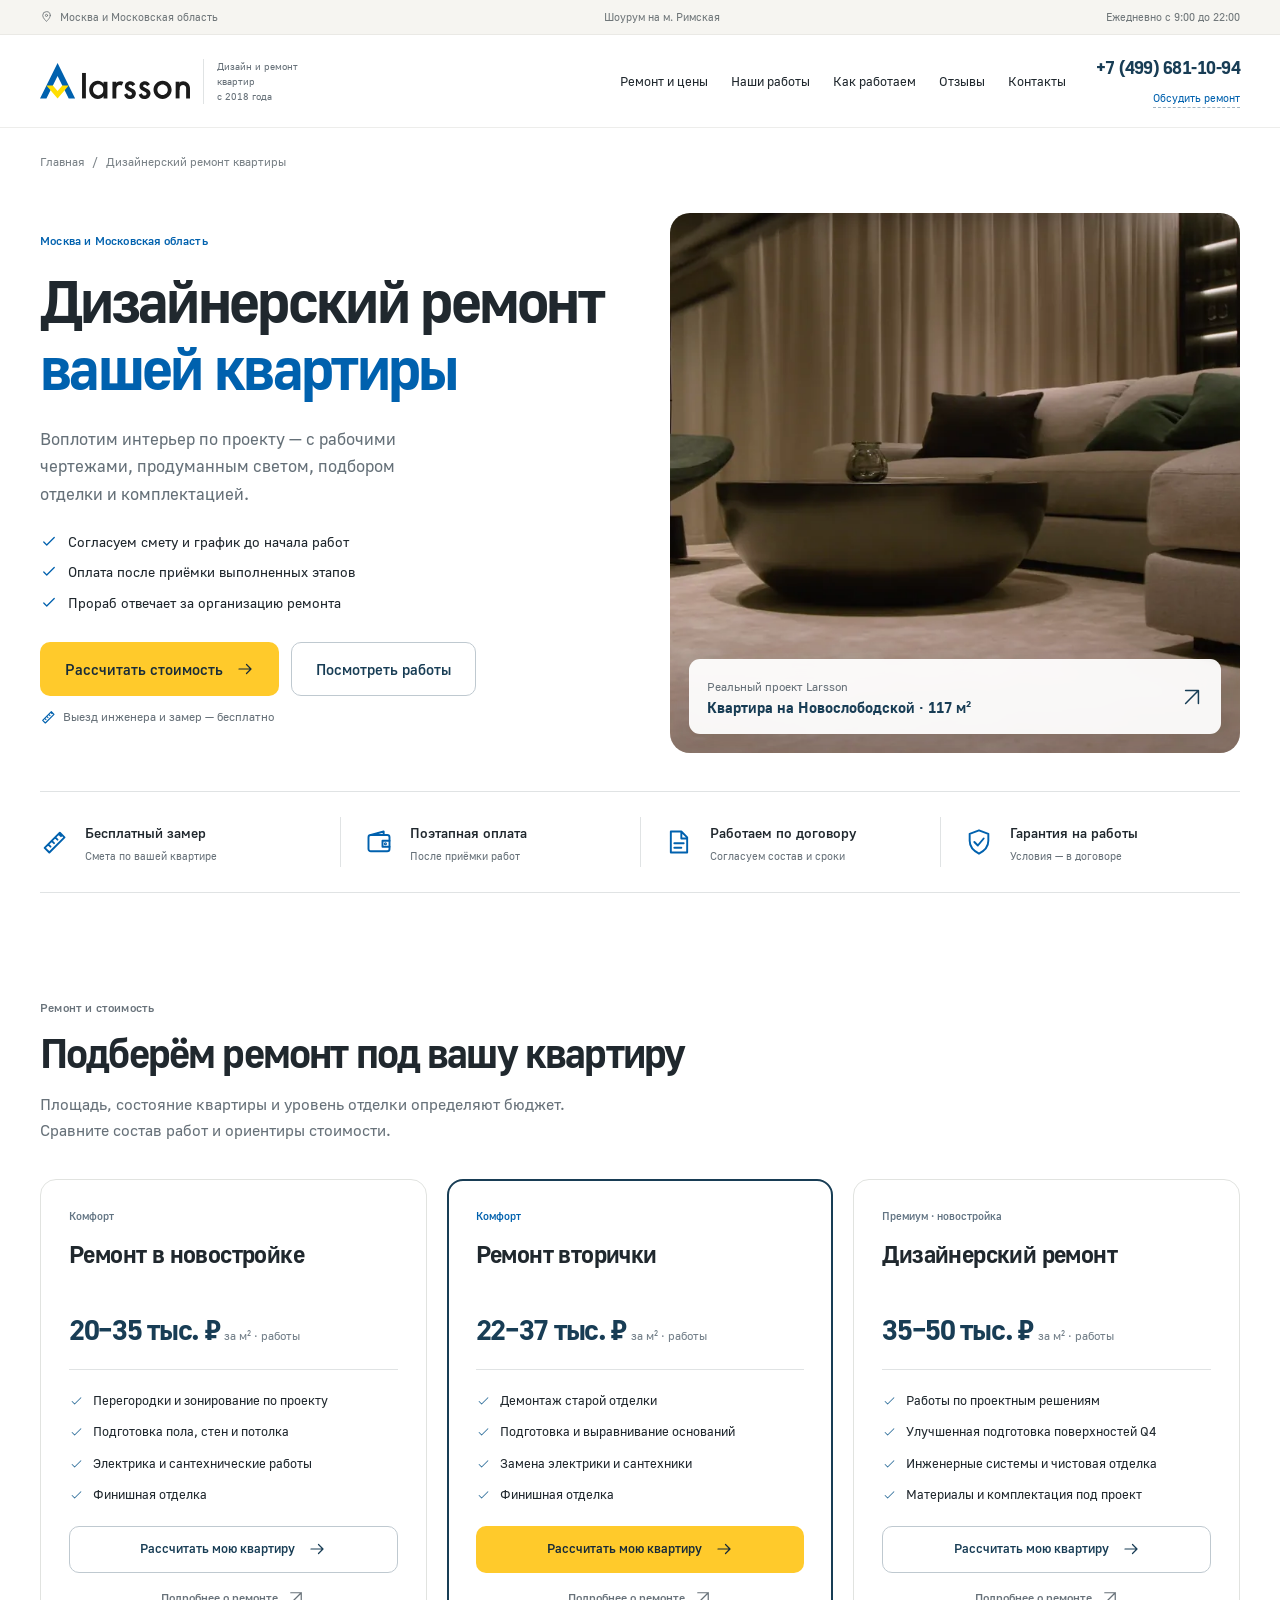
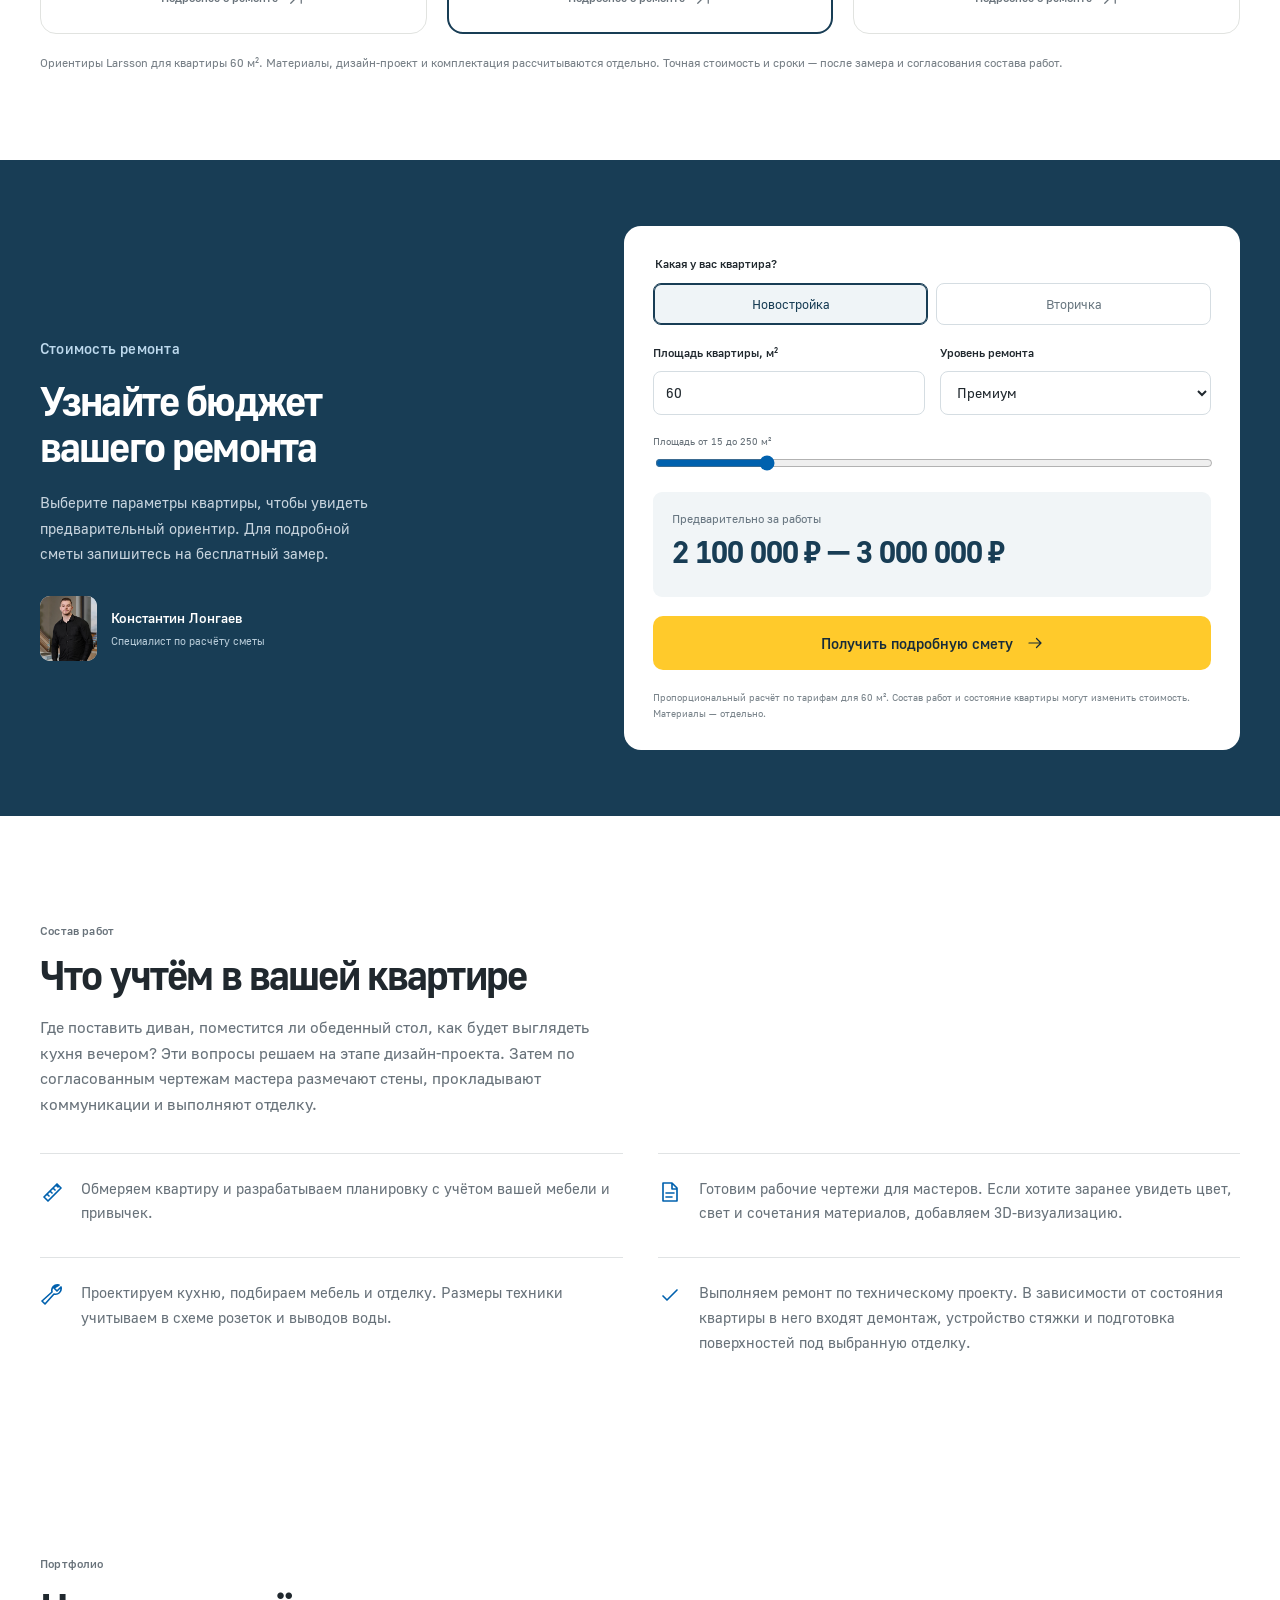
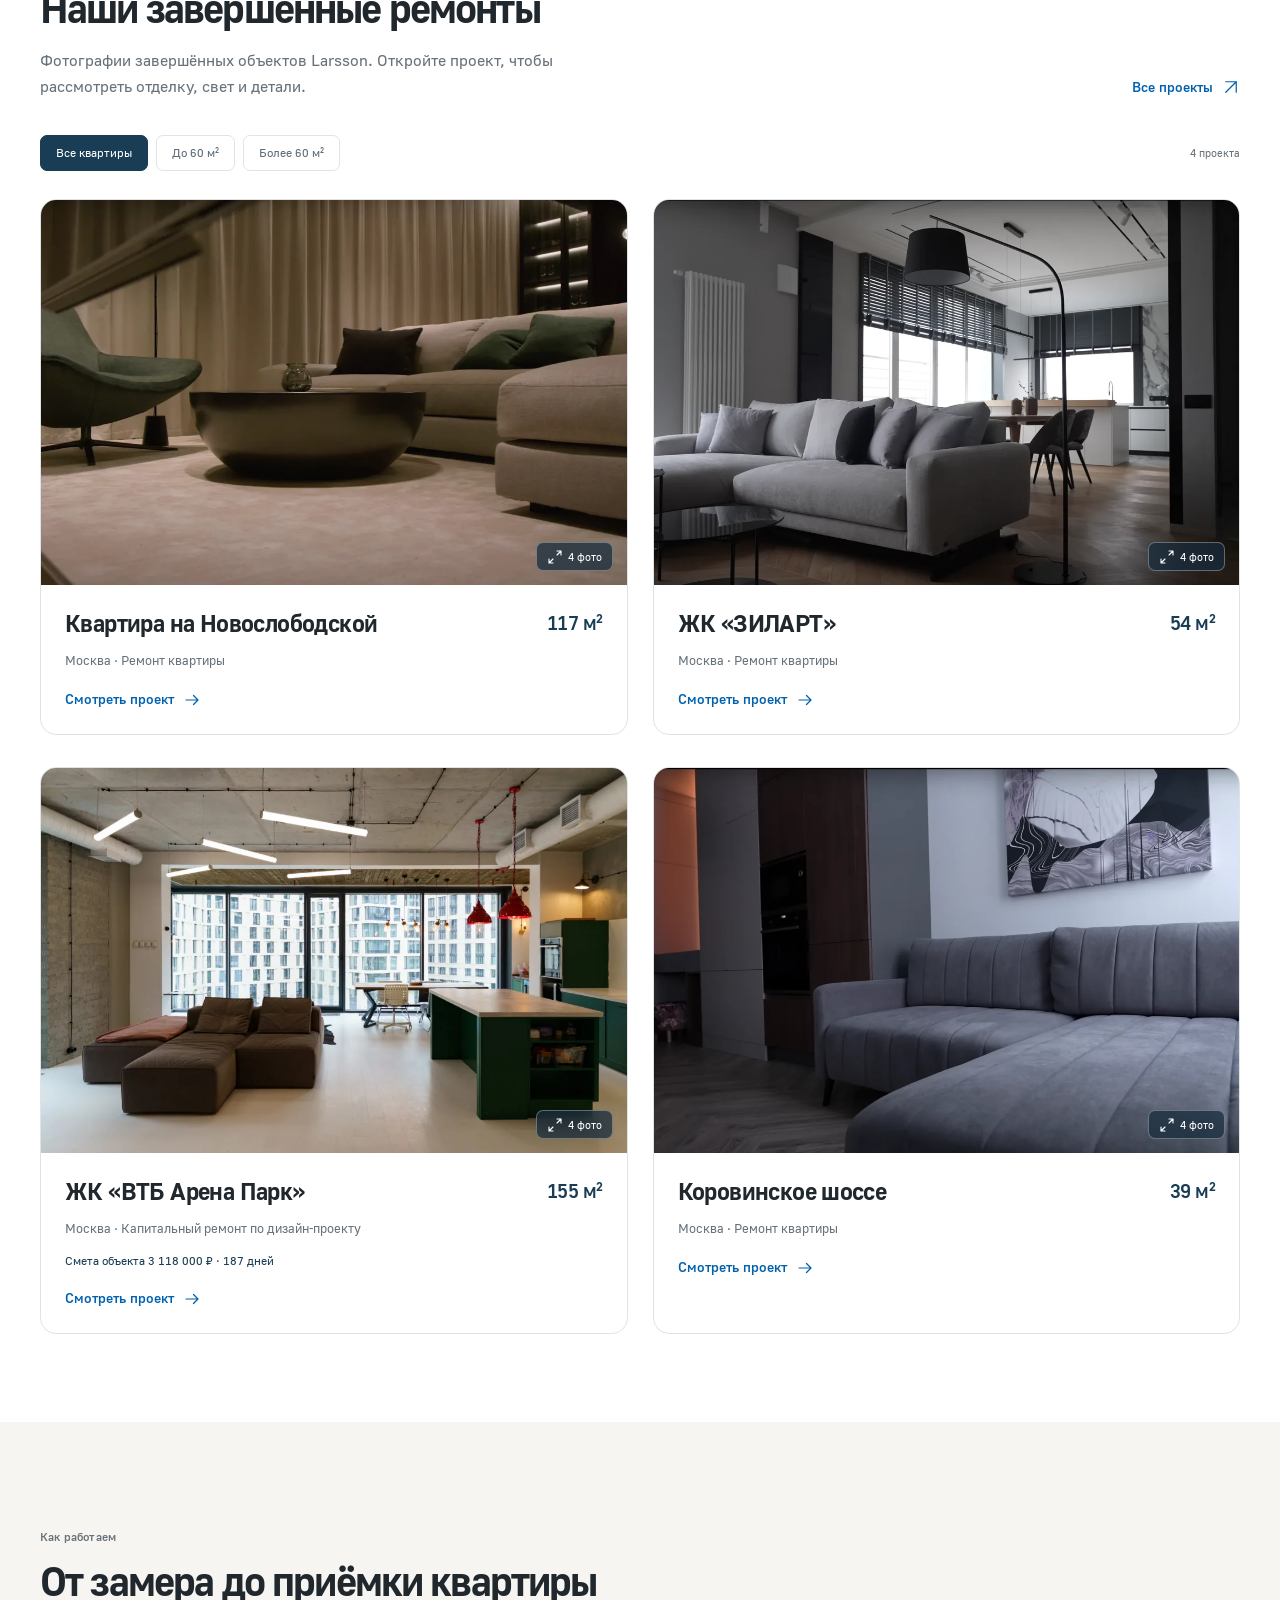
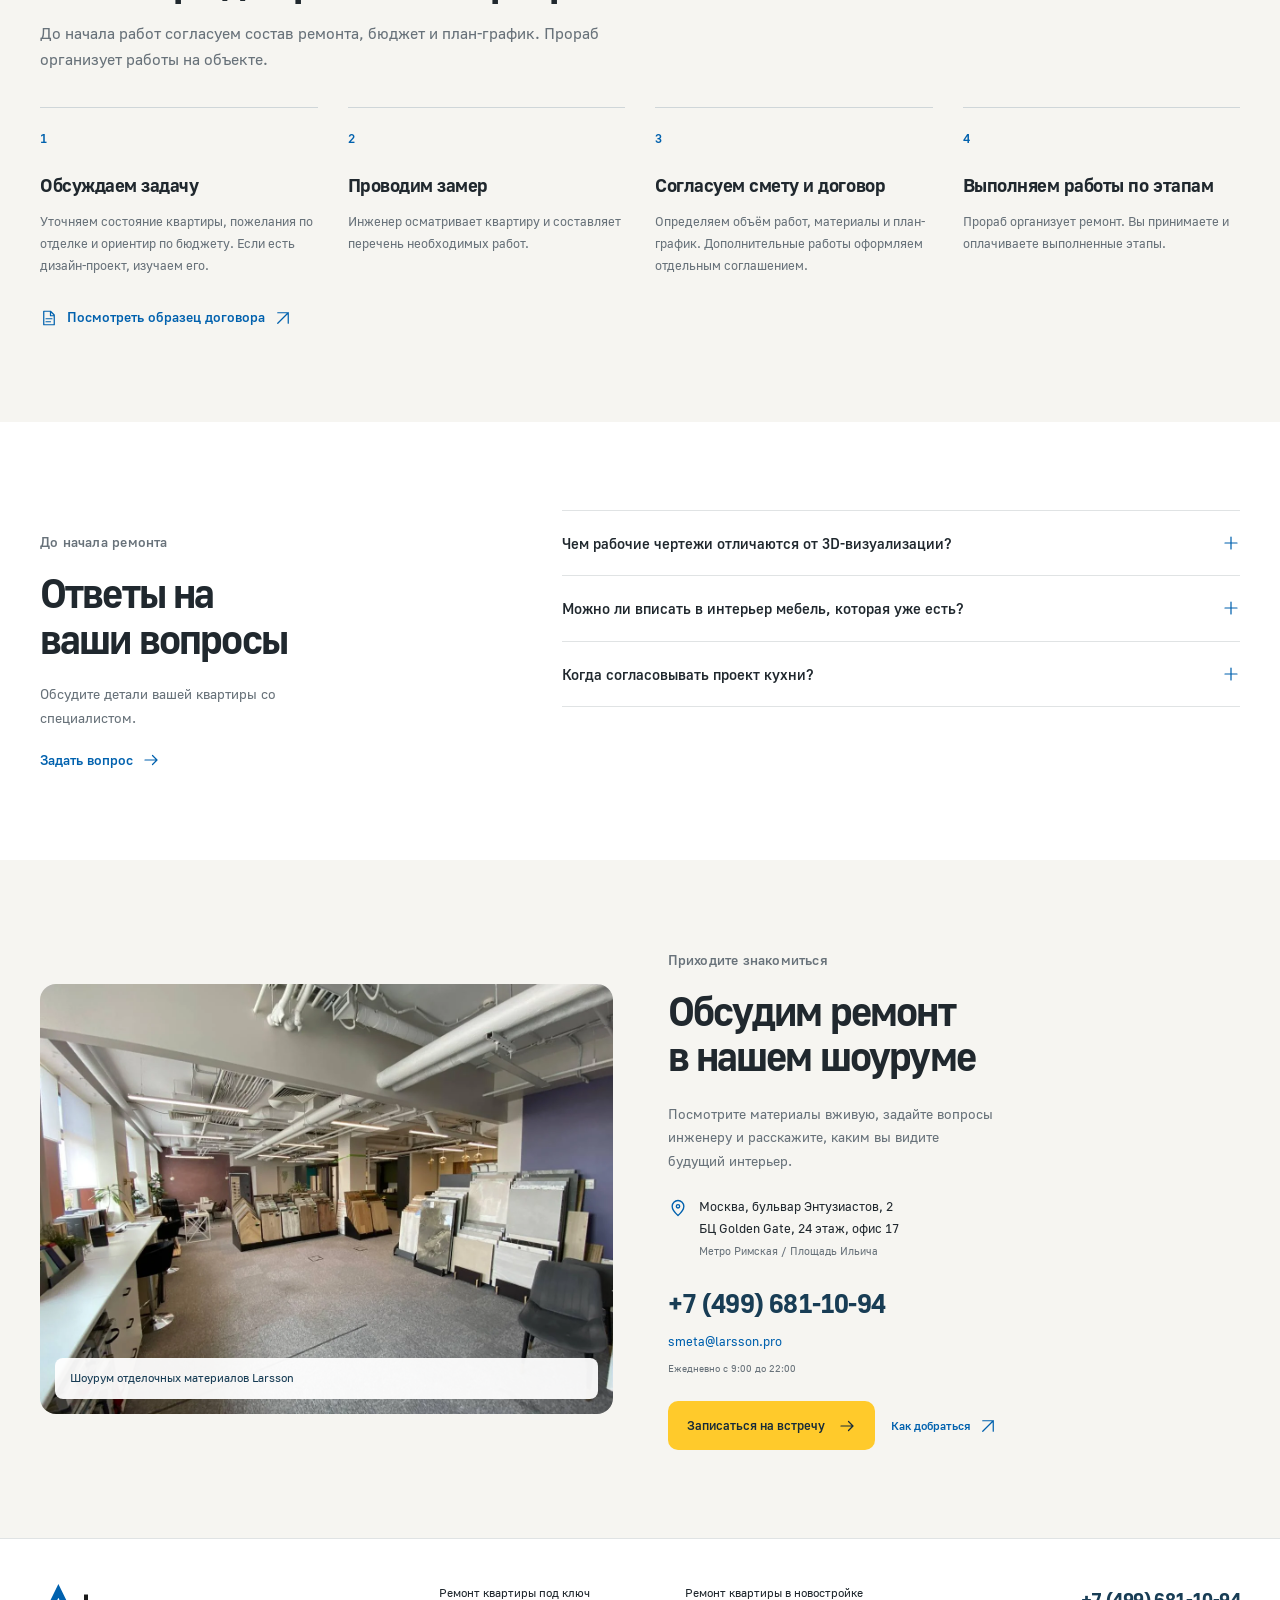
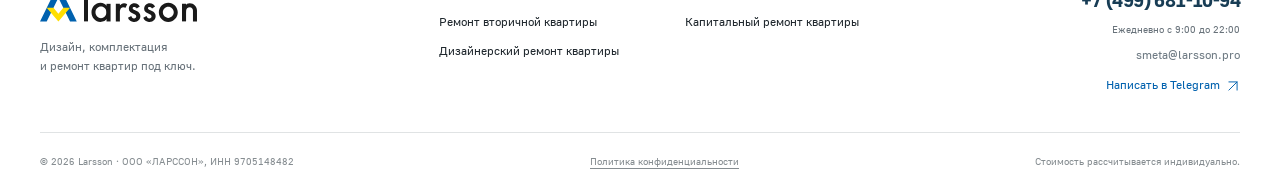
<file: dizaynerskiy-remont-kvartiry/index.html>
<!doctype html><html lang="ru" data-metrika=""><head><meta charset="utf-8"><meta name="viewport" content="width=device-width,initial-scale=1"><meta name="theme-color" content="#183d55"><title>Дизайнерский ремонт квартиры в Москве — стоимость и проекты Larsson</title><meta name="description" content="Дизайнерский ремонт квартиры в Москве и области. Планировка, рабочие чертежи, 3D-визуализация, проектирование кухни и подбор отделки под ваш интерьер."><link rel="canonical" href="https://ulin-roman.github.io/larsson-remont/dizaynerskiy-remont-kvartiry/"><meta property="og:type" content="website"><meta property="og:locale" content="ru_RU"><meta property="og:title" content="Дизайнерский ремонт квартиры в Москве — стоимость и проекты Larsson"><meta property="og:description" content="Дизайнерский ремонт квартиры в Москве и области. Планировка, рабочие чертежи, 3D-визуализация, проектирование кухни и подбор отделки под ваш интерьер."><meta property="og:url" content="https://ulin-roman.github.io/larsson-remont/dizaynerskiy-remont-kvartiry/"><meta property="og:image" content="https://ulin-roman.github.io/larsson-remont/assets/projects/zilart-living.webp"><link rel="icon" type="image/svg+xml" href="../assets/mark.svg"><link rel="preload" as="font" type="font/woff2" href="../assets/fonts/golos-regular.woff2" crossorigin><link rel="stylesheet" href="../assets/site.css"><script src="../assets/site.js" defer></script><script type="application/ld+json">{"@context":"https://schema.org","@graph":[{"@type":"HomeAndConstructionBusiness","@id":"https://ulin-roman.github.io/larsson-remont/#company","name":"Larsson","url":"https://ulin-roman.github.io/larsson-remont/","telephone":"+74996811094","email":"smeta@larsson.pro","areaServed":["Москва","Московская область"],"address":{"@type":"PostalAddress","streetAddress":"бульвар Энтузиастов, 2","addressLocality":"Москва","addressCountry":"RU"}},{"@type":"WebPage","name":"Дизайнерский ремонт квартиры в Москве — стоимость и проекты Larsson","description":"Дизайнерский ремонт квартиры в Москве и области. Планировка, рабочие чертежи, 3D-визуализация, проектирование кухни и подбор отделки под ваш интерьер.","url":"https://ulin-roman.github.io/larsson-remont/dizaynerskiy-remont-kvartiry/","inLanguage":"ru","isPartOf":{"@type":"WebSite","name":"Larsson","url":"https://ulin-roman.github.io/larsson-remont/"}},{"@type":"Service","name":"Дизайнерский ремонт квартиры","provider":{"@id":"https://ulin-roman.github.io/larsson-remont/#company"},"areaServed":"Москва и Московская область"}]}</script></head><body data-base="../"><a class="skip-link" href="#main">Перейти к содержанию</a><div class="topbar"><div class="container topbar-inner"><span><svg width="14" height="14" viewBox="0 0 24 24" fill="none" stroke="currentColor" stroke-width="1.65" stroke-linecap="round" stroke-linejoin="round" aria-hidden="true" focusable="false"><path d="M19 10c0 5-7 11-7 11S5 15 5 10a7 7 0 1 1 14 0Z"/><circle cx="12" cy="10" r="2"/></svg> Москва и Московская область</span><a href="https://yandex.com/maps/-/CPBy6J5r" target="_blank" rel="noopener">Шоурум на м. Римская</a><span>Ежедневно с 9:00 до 22:00</span></div></div><header class="site-header"><div class="container header-inner"><a class="brand" href="../" aria-label="Larsson — главная"><img src="../assets/logo.svg" alt="Larsson" class="" loading="lazy" decoding="async"><span class="brand-copy">Дизайн и ремонт квартир<br>с 2018 года</span></a><nav class="main-nav" id="main-nav" aria-label="Основная навигация"><a href="../#stoimost">Ремонт и цены</a><a href="../portfolio/">Наши работы</a><a href="../#process">Как работаем</a><a href="../#reviews">Отзывы</a><a href="../kontakty/">Контакты</a></nav><div class="header-contact"><a class="phone" href="tel:+74996811094" data-action="phone">+7 (499) 681-10-94</a><button class="callback-link js-quote" type="button">Обсудить ремонт</button></div><button class="menu-toggle" type="button" aria-expanded="false" aria-controls="main-nav" aria-label="Открыть меню"><svg width="22" height="22" viewBox="0 0 24 24" fill="none" stroke="currentColor" stroke-width="1.65" stroke-linecap="round" stroke-linejoin="round" aria-hidden="true" focusable="false"><path d="M4 7h16M4 12h16M4 17h16"/></svg></button></div></header><main id="main"><nav class="breadcrumb container" aria-label="Хлебные крошки"><a href="../">Главная</a><span>/</span><span aria-current="page">Дизайнерский ремонт квартиры</span></nav><section class="hero container"><div class="hero-grid"><div class="hero-content"><p class="kicker">Москва и Московская область</p><h1>Дизайнерский ремонт<br><span class="accent">вашей квартиры</span></h1><p class="hero-intro">Воплотим интерьер по проекту — с рабочими чертежами, продуманным светом, подбором отделки и комплектацией.</p><ul class="hero-checks"><li><svg width="18" height="18" viewBox="0 0 24 24" fill="none" stroke="currentColor" stroke-width="1.65" stroke-linecap="round" stroke-linejoin="round" aria-hidden="true" focusable="false"><path d="m5 12 4 4L19 6"/></svg>Согласуем смету и график до начала работ</li><li><svg width="18" height="18" viewBox="0 0 24 24" fill="none" stroke="currentColor" stroke-width="1.65" stroke-linecap="round" stroke-linejoin="round" aria-hidden="true" focusable="false"><path d="m5 12 4 4L19 6"/></svg>Оплата после приёмки выполненных этапов</li><li><svg width="18" height="18" viewBox="0 0 24 24" fill="none" stroke="currentColor" stroke-width="1.65" stroke-linecap="round" stroke-linejoin="round" aria-hidden="true" focusable="false"><path d="m5 12 4 4L19 6"/></svg>Прораб отвечает за организацию ремонта</li></ul><div class="hero-actions"><a class="btn btn-primary" href="#raschet" data-action="calculator">Рассчитать стоимость <svg width="18" height="18" viewBox="0 0 24 24" fill="none" stroke="currentColor" stroke-width="1.65" stroke-linecap="round" stroke-linejoin="round" aria-hidden="true" focusable="false"><path d="M4 12h16m-6-6 6 6-6 6"/></svg></a><a class="btn btn-secondary" href="#projects">Посмотреть работы</a></div><p class="hero-note"><svg width="16" height="16" viewBox="0 0 24 24" fill="none" stroke="currentColor" stroke-width="1.65" stroke-linecap="round" stroke-linejoin="round" aria-hidden="true" focusable="false"><path d="m4 17 13-13 4 4L8 21l-4-4Zm3-3 2 2m1-5 2 2m1-5 2 2m1-5 2 2"/></svg>Выезд инженера и замер — бесплатно</p></div><figure class="hero-visual"><img src="../assets/projects/novoslobodskaya-living.webp" alt="Гостиная с диваном и зелёным креслом на Новослободской" class="hero-image" loading="eager" decoding="async" fetchpriority="high"><figcaption class="project-caption"><div><span>Реальный проект Larsson</span><strong>Квартира на Новослободской · 117 м²</strong></div><a href="#projects" aria-label="Посмотреть проекты"><svg width="22" height="22" viewBox="0 0 24 24" fill="none" stroke="currentColor" stroke-width="1.65" stroke-linecap="round" stroke-linejoin="round" aria-hidden="true" focusable="false"><path d="M5 19 19 5M5 5h14v14"/></svg></a></figcaption></figure></div></section><div class="container trust-strip"><div class="trust-item"><svg width="27" height="27" viewBox="0 0 24 24" fill="none" stroke="currentColor" stroke-width="1.65" stroke-linecap="round" stroke-linejoin="round" aria-hidden="true" focusable="false"><path d="m4 17 13-13 4 4L8 21l-4-4Zm3-3 2 2m1-5 2 2m1-5 2 2m1-5 2 2"/></svg><div><strong>Бесплатный замер</strong><span>Смета по вашей квартире</span></div></div><div class="trust-item"><svg width="27" height="27" viewBox="0 0 24 24" fill="none" stroke="currentColor" stroke-width="1.65" stroke-linecap="round" stroke-linejoin="round" aria-hidden="true" focusable="false"><rect x="3" y="6" width="18" height="14" rx="2"/><path d="m5 6 11-3v3m5 5h-6v5h6"/><circle cx="17.5" cy="13.5" r=".5"/></svg><div><strong>Поэтапная оплата</strong><span>После приёмки работ</span></div></div><div class="trust-item"><svg width="27" height="27" viewBox="0 0 24 24" fill="none" stroke="currentColor" stroke-width="1.65" stroke-linecap="round" stroke-linejoin="round" aria-hidden="true" focusable="false"><path d="M5 3h9l5 5v13H5V3Zm9 0v6h5M8 13h8m-8 4h6"/></svg><div><strong>Работаем по договору</strong><span>Согласуем состав и сроки</span></div></div><div class="trust-item"><svg width="27" height="27" viewBox="0 0 24 24" fill="none" stroke="currentColor" stroke-width="1.65" stroke-linecap="round" stroke-linejoin="round" aria-hidden="true" focusable="false"><path d="m12 2 8 3v6c0 5-4 9-8 11-4-2-8-6-8-11V5l8-3Z"/><path d="m8 12 3 3 5-6"/></svg><div><strong>Гарантия на работы</strong><span>Условия — в договоре</span></div></div></div><section class="section container" id="stoimost"><div class="section-head"><div><p class="kicker">Ремонт и стоимость</p><h2>Подберём ремонт под вашу квартиру</h2><p>Площадь, состояние квартиры и уровень отделки определяют бюджет. Сравните состав работ и ориентиры стоимости.</p></div></div><div class="pricing-grid"><article class="price-card"><span class="price-card-label">Комфорт</span><h3>Ремонт в новостройке</h3><div class="price"><strong>20–35 тыс. ₽</strong><span>за м² · работы</span></div><ul class="price-scope"><li><svg width="16" height="16" viewBox="0 0 24 24" fill="none" stroke="currentColor" stroke-width="1.65" stroke-linecap="round" stroke-linejoin="round" aria-hidden="true" focusable="false"><path d="m5 12 4 4L19 6"/></svg>Перегородки и зонирование по проекту</li><li><svg width="16" height="16" viewBox="0 0 24 24" fill="none" stroke="currentColor" stroke-width="1.65" stroke-linecap="round" stroke-linejoin="round" aria-hidden="true" focusable="false"><path d="m5 12 4 4L19 6"/></svg>Подготовка пола, стен и потолка</li><li><svg width="16" height="16" viewBox="0 0 24 24" fill="none" stroke="currentColor" stroke-width="1.65" stroke-linecap="round" stroke-linejoin="round" aria-hidden="true" focusable="false"><path d="m5 12 4 4L19 6"/></svg>Электрика и сантехнические работы</li><li><svg width="16" height="16" viewBox="0 0 24 24" fill="none" stroke="currentColor" stroke-width="1.65" stroke-linecap="round" stroke-linejoin="round" aria-hidden="true" focusable="false"><path d="m5 12 4 4L19 6"/></svg>Финишная отделка</li></ul><button type="button" class="btn btn-secondary js-quote" data-service="Новостройка" data-action="estimate">Рассчитать мою квартиру<svg width="18" height="18" viewBox="0 0 24 24" fill="none" stroke="currentColor" stroke-width="1.65" stroke-linecap="round" stroke-linejoin="round" aria-hidden="true" focusable="false"><path d="M4 12h16m-6-6 6 6-6 6"/></svg></button><a class="text-link price-foot" href="../remont-v-novostroyke/">Подробнее о ремонте <svg width="15" height="15" viewBox="0 0 24 24" fill="none" stroke="currentColor" stroke-width="1.65" stroke-linecap="round" stroke-linejoin="round" aria-hidden="true" focusable="false"><path d="M5 19 19 5M5 5h14v14"/></svg></a></article><article class="price-card featured"><span class="price-card-label">Комфорт</span><h3>Ремонт вторички</h3><div class="price"><strong>22–37 тыс. ₽</strong><span>за м² · работы</span></div><ul class="price-scope"><li><svg width="16" height="16" viewBox="0 0 24 24" fill="none" stroke="currentColor" stroke-width="1.65" stroke-linecap="round" stroke-linejoin="round" aria-hidden="true" focusable="false"><path d="m5 12 4 4L19 6"/></svg>Демонтаж старой отделки</li><li><svg width="16" height="16" viewBox="0 0 24 24" fill="none" stroke="currentColor" stroke-width="1.65" stroke-linecap="round" stroke-linejoin="round" aria-hidden="true" focusable="false"><path d="m5 12 4 4L19 6"/></svg>Подготовка и выравнивание оснований</li><li><svg width="16" height="16" viewBox="0 0 24 24" fill="none" stroke="currentColor" stroke-width="1.65" stroke-linecap="round" stroke-linejoin="round" aria-hidden="true" focusable="false"><path d="m5 12 4 4L19 6"/></svg>Замена электрики и сантехники</li><li><svg width="16" height="16" viewBox="0 0 24 24" fill="none" stroke="currentColor" stroke-width="1.65" stroke-linecap="round" stroke-linejoin="round" aria-hidden="true" focusable="false"><path d="m5 12 4 4L19 6"/></svg>Финишная отделка</li></ul><button type="button" class="btn btn-primary js-quote" data-service="Вторичное жильё" data-action="estimate">Рассчитать мою квартиру<svg width="18" height="18" viewBox="0 0 24 24" fill="none" stroke="currentColor" stroke-width="1.65" stroke-linecap="round" stroke-linejoin="round" aria-hidden="true" focusable="false"><path d="M4 12h16m-6-6 6 6-6 6"/></svg></button><a class="text-link price-foot" href="../remont-vtorichnogo-zhilya/">Подробнее о ремонте <svg width="15" height="15" viewBox="0 0 24 24" fill="none" stroke="currentColor" stroke-width="1.65" stroke-linecap="round" stroke-linejoin="round" aria-hidden="true" focusable="false"><path d="M5 19 19 5M5 5h14v14"/></svg></a></article><article class="price-card"><span class="price-card-label">Премиум · новостройка</span><h3>Дизайнерский ремонт</h3><div class="price"><strong>35–50 тыс. ₽</strong><span>за м² · работы</span></div><ul class="price-scope"><li><svg width="16" height="16" viewBox="0 0 24 24" fill="none" stroke="currentColor" stroke-width="1.65" stroke-linecap="round" stroke-linejoin="round" aria-hidden="true" focusable="false"><path d="m5 12 4 4L19 6"/></svg>Работы по проектным решениям</li><li><svg width="16" height="16" viewBox="0 0 24 24" fill="none" stroke="currentColor" stroke-width="1.65" stroke-linecap="round" stroke-linejoin="round" aria-hidden="true" focusable="false"><path d="m5 12 4 4L19 6"/></svg>Улучшенная подготовка поверхностей Q4</li><li><svg width="16" height="16" viewBox="0 0 24 24" fill="none" stroke="currentColor" stroke-width="1.65" stroke-linecap="round" stroke-linejoin="round" aria-hidden="true" focusable="false"><path d="m5 12 4 4L19 6"/></svg>Инженерные системы и чистовая отделка</li><li><svg width="16" height="16" viewBox="0 0 24 24" fill="none" stroke="currentColor" stroke-width="1.65" stroke-linecap="round" stroke-linejoin="round" aria-hidden="true" focusable="false"><path d="m5 12 4 4L19 6"/></svg>Материалы и комплектация под проект</li></ul><button type="button" class="btn btn-secondary js-quote" data-service="По дизайн-проекту" data-action="estimate">Рассчитать мою квартиру<svg width="18" height="18" viewBox="0 0 24 24" fill="none" stroke="currentColor" stroke-width="1.65" stroke-linecap="round" stroke-linejoin="round" aria-hidden="true" focusable="false"><path d="M4 12h16m-6-6 6 6-6 6"/></svg></button><a class="text-link price-foot" href="../dizaynerskiy-remont-kvartiry/">Подробнее о ремонте <svg width="15" height="15" viewBox="0 0 24 24" fill="none" stroke="currentColor" stroke-width="1.65" stroke-linecap="round" stroke-linejoin="round" aria-hidden="true" focusable="false"><path d="M5 19 19 5M5 5h14v14"/></svg></a></article></div><p class="pricing-note">Ориентиры Larsson для квартиры 60 м². Материалы, дизайн-проект и комплектация рассчитываются отдельно. Точная стоимость и сроки — после замера и согласования состава работ.</p></section><section class="budget-section" id="raschet"><div class="container budget-grid"><div class="budget-intro"><p class="kicker">Стоимость ремонта</p><h2>Узнайте бюджет<br>вашего ремонта</h2><p>Выберите параметры квартиры, чтобы увидеть предварительный ориентир. Для подробной сметы запишитесь на бесплатный замер.</p><div class="budget-expert"><img src="../assets/company/engineer.webp" alt="Константин Лонгаев из команды Larsson в шоуруме отделочных материалов" class="" loading="lazy" decoding="async"><div><strong>Константин Лонгаев</strong><span>Специалист по расчёту сметы</span></div></div></div><form class="budget-form" id="budget-form"><fieldset class="object-choice"><legend>Какая у вас квартира?</legend><label><input type="radio" name="property" value="novostroyka" checked><span>Новостройка</span></label><label><input type="radio" name="property" value="vtorichka"><span>Вторичка</span></label></fieldset><div class="budget-fields"><label class="input-label" for="budget-area">Площадь квартиры, м²<input id="budget-area" name="area" type="number" min="15" max="250" step="1" value="60" inputmode="numeric" required></label><label class="input-label" for="budget-level">Уровень ремонта<select id="budget-level" name="level"><option value="comfort">Комфорт</option><option value="premium" selected>Премиум</option></select></label></div><label class="range-label" for="budget-range">Площадь от 15 до 250 м²</label><input id="budget-range" type="range" min="15" max="250" value="60" aria-label="Площадь квартиры в квадратных метрах"><div class="budget-result" aria-live="polite" aria-atomic="true"><span>Предварительно за работы</span><strong><span id="budget-low">1 200 000 ₽</span> — <span id="budget-high">2 100 000 ₽</span></strong></div><button type="submit" class="btn btn-primary">Получить подробную смету <svg width="18" height="18" viewBox="0 0 24 24" fill="none" stroke="currentColor" stroke-width="1.65" stroke-linecap="round" stroke-linejoin="round" aria-hidden="true" focusable="false"><path d="M4 12h16m-6-6 6 6-6 6"/></svg></button><p class="budget-disclaimer">Пропорциональный расчёт по тарифам для 60 м². Состав работ и состояние квартиры могут изменить стоимость. Материалы — отдельно.</p><noscript><a class="text-link" href="https://larsson-remont.ru/ver_3.3/remont-kvartir-pod-kluch_copy.php#calc">Открыть калькулятор Larsson</a></noscript></form></div></section><section class="section container" id="included"><div class="section-head"><div><p class="kicker">Состав работ</p><h2>Что учтём в вашей квартире</h2><p>Где поставить диван, поместится ли обеденный стол, как будет выглядеть кухня вечером? Эти вопросы решаем на этапе дизайн-проекта. Затем по согласованным чертежам мастера размечают стены, прокладывают коммуникации и выполняют отделку.</p></div></div><div class="included-grid service-scope"><article><svg width="28" height="28" viewBox="0 0 24 24" fill="none" stroke="currentColor" stroke-width="1.65" stroke-linecap="round" stroke-linejoin="round" aria-hidden="true" focusable="false"><path d="m4 17 13-13 4 4L8 21l-4-4Zm3-3 2 2m1-5 2 2m1-5 2 2m1-5 2 2"/></svg><p>Обмеряем квартиру и разрабатываем планировку с учётом вашей мебели и привычек.</p></article><article><svg width="28" height="28" viewBox="0 0 24 24" fill="none" stroke="currentColor" stroke-width="1.65" stroke-linecap="round" stroke-linejoin="round" aria-hidden="true" focusable="false"><path d="M5 3h9l5 5v13H5V3Zm9 0v6h5M8 13h8m-8 4h6"/></svg><p>Готовим рабочие чертежи для мастеров. Если хотите заранее увидеть цвет, свет и сочетания материалов, добавляем 3D-визуализацию.</p></article><article><svg width="28" height="28" viewBox="0 0 24 24" fill="none" stroke="currentColor" stroke-width="1.65" stroke-linecap="round" stroke-linejoin="round" aria-hidden="true" focusable="false"><path d="m14 4 3 3 4-4c1 5-3 8-7 7L5 20l-3-3 10-9c-1-4 2-8 7-7l-5 3Z"/></svg><p>Проектируем кухню, подбираем мебель и отделку. Размеры техники учитываем в схеме розеток и выводов воды.</p></article><article><svg width="28" height="28" viewBox="0 0 24 24" fill="none" stroke="currentColor" stroke-width="1.65" stroke-linecap="round" stroke-linejoin="round" aria-hidden="true" focusable="false"><path d="m5 12 4 4L19 6"/></svg><p>Выполняем ремонт по техническому проекту. В зависимости от состояния квартиры в него входят демонтаж, устройство стяжки и подготовка поверхностей под выбранную отделку.</p></article></div></section><section class="section container" id="projects"><div class="section-head"><div><p class="kicker">Портфолио</p><h2>Наши завершённые ремонты</h2><p>Фотографии завершённых объектов Larsson. Откройте проект, чтобы рассмотреть отделку, свет и детали.</p></div><a class="text-link" href="../portfolio/">Все проекты <svg width="18" height="18" viewBox="0 0 24 24" fill="none" stroke="currentColor" stroke-width="1.65" stroke-linecap="round" stroke-linejoin="round" aria-hidden="true" focusable="false"><path d="M5 19 19 5M5 5h14v14"/></svg></a></div><div class="portfolio-tools"><div class="filter-buttons" role="group" aria-label="Фильтр по площади"><button type="button" data-filter="all" aria-pressed="true">Все квартиры</button><button type="button" data-filter="compact" aria-pressed="false">До 60 м²</button><button type="button" data-filter="spacious" aria-pressed="false">Более 60 м²</button></div><span id="project-result-count">4 проекта</span></div><div class="projects-grid"><article class="project-card" data-area="117"><button type="button" class="project-cover js-project" data-project="0" aria-label="Посмотреть проект — Квартира на Новослободской"><img src="../assets/projects/novoslobodskaya-living.webp" alt="Гостиная с диваном и зелёным креслом на Новослободской" class="" loading="lazy" decoding="async"><span class="project-count"><svg width="16" height="16" viewBox="0 0 24 24" fill="none" stroke="currentColor" stroke-width="1.65" stroke-linecap="round" stroke-linejoin="round" aria-hidden="true" focusable="false"><path d="M15 3h6v6m0-6-6 6M9 21H3v-6m0 6 6-6"/></svg> 4 фото</span></button><div class="project-info"><div class="project-title-row"><h3><a href="../proekt-novoslobodskaya/">Квартира на Новослободской</a></h3><span class="project-area">117 м²</span></div><p class="project-meta">Москва · Ремонт квартиры</p><button type="button" class="text-link js-project" data-project="0">Смотреть проект <svg width="17" height="17" viewBox="0 0 24 24" fill="none" stroke="currentColor" stroke-width="1.65" stroke-linecap="round" stroke-linejoin="round" aria-hidden="true" focusable="false"><path d="M4 12h16m-6-6 6 6-6 6"/></svg></button></div></article><article class="project-card" data-area="54"><button type="button" class="project-cover js-project" data-project="1" aria-label="Посмотреть проект — ЖК «ЗИЛАРТ»"><img src="../assets/projects/zilart-living.webp" alt="Гостиная с серым диваном и кухней в ЖК ЗИЛАРТ" class="" loading="lazy" decoding="async"><span class="project-count"><svg width="16" height="16" viewBox="0 0 24 24" fill="none" stroke="currentColor" stroke-width="1.65" stroke-linecap="round" stroke-linejoin="round" aria-hidden="true" focusable="false"><path d="M15 3h6v6m0-6-6 6M9 21H3v-6m0 6 6-6"/></svg> 4 фото</span></button><div class="project-info"><div class="project-title-row"><h3><a href="../proekt-zilart/">ЖК «ЗИЛАРТ»</a></h3><span class="project-area">54 м²</span></div><p class="project-meta">Москва · Ремонт квартиры</p><button type="button" class="text-link js-project" data-project="1">Смотреть проект <svg width="17" height="17" viewBox="0 0 24 24" fill="none" stroke="currentColor" stroke-width="1.65" stroke-linecap="round" stroke-linejoin="round" aria-hidden="true" focusable="false"><path d="M4 12h16m-6-6 6 6-6 6"/></svg></button></div></article><article class="project-card" data-area="155"><button type="button" class="project-cover js-project" data-project="2" aria-label="Посмотреть проект — ЖК «ВТБ Арена Парк»"><img src="../assets/projects/vtb-arena-living.webp" alt="Кухня-гостиная в стиле лофт с большими окнами в ЖК ВТБ Арена Парк" class="" loading="lazy" decoding="async"><span class="project-count"><svg width="16" height="16" viewBox="0 0 24 24" fill="none" stroke="currentColor" stroke-width="1.65" stroke-linecap="round" stroke-linejoin="round" aria-hidden="true" focusable="false"><path d="M15 3h6v6m0-6-6 6M9 21H3v-6m0 6 6-6"/></svg> 4 фото</span></button><div class="project-info"><div class="project-title-row"><h3><a href="../proekt-vtb-arena/">ЖК «ВТБ Арена Парк»</a></h3><span class="project-area">155 м²</span></div><p class="project-meta">Москва · Капитальный ремонт по дизайн-проекту</p><p class="project-case-price">Смета объекта 3 118 000 ₽ · 187 дней</p><button type="button" class="text-link js-project" data-project="2">Смотреть проект <svg width="17" height="17" viewBox="0 0 24 24" fill="none" stroke="currentColor" stroke-width="1.65" stroke-linecap="round" stroke-linejoin="round" aria-hidden="true" focusable="false"><path d="M4 12h16m-6-6 6 6-6 6"/></svg></button></div></article><article class="project-card" data-area="39"><button type="button" class="project-cover js-project" data-project="3" aria-label="Посмотреть проект — Коровинское шоссе"><img src="../assets/projects/korovinskoe-living.webp" alt="Гостиная с угловым диваном на Коровинском шоссе" class="" loading="lazy" decoding="async"><span class="project-count"><svg width="16" height="16" viewBox="0 0 24 24" fill="none" stroke="currentColor" stroke-width="1.65" stroke-linecap="round" stroke-linejoin="round" aria-hidden="true" focusable="false"><path d="M15 3h6v6m0-6-6 6M9 21H3v-6m0 6 6-6"/></svg> 4 фото</span></button><div class="project-info"><div class="project-title-row"><h3><a href="../proekt-korovinskoe/">Коровинское шоссе</a></h3><span class="project-area">39 м²</span></div><p class="project-meta">Москва · Ремонт квартиры</p><button type="button" class="text-link js-project" data-project="3">Смотреть проект <svg width="17" height="17" viewBox="0 0 24 24" fill="none" stroke="currentColor" stroke-width="1.65" stroke-linecap="round" stroke-linejoin="round" aria-hidden="true" focusable="false"><path d="M4 12h16m-6-6 6 6-6 6"/></svg></button></div></article></div></section><section class="section process-section" id="process"><div class="container"><div class="section-head"><div><p class="kicker">Как работаем</p><h2>От замера до приёмки квартиры</h2><p>До начала работ согласуем состав ремонта, бюджет и план-график. Прораб организует работы на объекте.</p></div></div><div class="process-grid"><article><span class="step-number">1</span><h3>Обсуждаем задачу</h3><p>Уточняем состояние квартиры, пожелания по отделке и ориентир по бюджету. Если есть дизайн-проект, изучаем его.</p></article><article><span class="step-number">2</span><h3>Проводим замер</h3><p>Инженер осматривает квартиру и составляет перечень необходимых работ.</p></article><article><span class="step-number">3</span><h3>Согласуем смету и договор</h3><p>Определяем объём работ, материалы и план-график. Дополнительные работы оформляем отдельным соглашением.</p></article><article><span class="step-number">4</span><h3>Выполняем работы по этапам</h3><p>Прораб организует ремонт. Вы принимаете и оплачиваете выполненные этапы.</p></article></div><a class="text-link contract-link" href="https://drive.google.com/file/d/1Y4DfAq8WkqnKNRmJ4frCQaP2fPrHBYDE/view" target="_blank" rel="noopener"><svg width="18" height="18" viewBox="0 0 24 24" fill="none" stroke="currentColor" stroke-width="1.65" stroke-linecap="round" stroke-linejoin="round" aria-hidden="true" focusable="false"><path d="M5 3h9l5 5v13H5V3Zm9 0v6h5M8 13h8m-8 4h6"/></svg>Посмотреть образец договора <svg width="15" height="15" viewBox="0 0 24 24" fill="none" stroke="currentColor" stroke-width="1.65" stroke-linecap="round" stroke-linejoin="round" aria-hidden="true" focusable="false"><path d="M5 19 19 5M5 5h14v14"/></svg></a></div></section><section class="section container"><div class="faq-grid"><div class="faq-intro"><p class="kicker">До начала ремонта</p><h2>Ответы на<br>ваши вопросы</h2><p>Обсудите детали вашей квартиры со специалистом.</p><button type="button" class="text-link js-quote" data-service="" data-action="estimate">Задать вопрос<svg width="18" height="18" viewBox="0 0 24 24" fill="none" stroke="currentColor" stroke-width="1.65" stroke-linecap="round" stroke-linejoin="round" aria-hidden="true" focusable="false"><path d="M4 12h16m-6-6 6 6-6 6"/></svg></button></div><div class="faq-list"><details><summary>Чем рабочие чертежи отличаются от 3D-визуализации?<svg width="20" height="20" viewBox="0 0 24 24" fill="none" stroke="currentColor" stroke-width="1.65" stroke-linecap="round" stroke-linejoin="round" aria-hidden="true" focusable="false"><path d="M4 12h16M12 4v16"/></svg></summary><p>По чертежам мастер видит размеры, расположение перегородок, розеток, светильников и сантехники. Визуализация показывает будущую комнату объёмно и помогает выбрать цвета, отделку и мебель.</p></details><details><summary>Можно ли вписать в интерьер мебель, которая уже есть?<svg width="20" height="20" viewBox="0 0 24 24" fill="none" stroke="currentColor" stroke-width="1.65" stroke-linecap="round" stroke-linejoin="round" aria-hidden="true" focusable="false"><path d="M4 12h16M12 4v16"/></svg></summary><p>Да. На первую встречу возьмите фотографии и размеры предметов, которые хотите оставить. Дизайнер учтёт их в планировке, проверит ширину проходов и подберёт отделку рядом с ними.</p></details><details><summary>Когда согласовывать проект кухни?<svg width="20" height="20" viewBox="0 0 24 24" fill="none" stroke="currentColor" stroke-width="1.65" stroke-linecap="round" stroke-linejoin="round" aria-hidden="true" focusable="false"><path d="M4 12h16M12 4v16"/></svg></summary><p>Положение мойки и техники стоит утвердить до разводки воды и электрики. Для встроенной техники понадобятся размеры выбранных моделей, чтобы привязать шкафы и точки подключения к чертежу кухни.</p></details></div></div></section><section class="section contact-section" id="contacts"><div class="container contact-grid"><figure class="showroom-photo"><img src="../assets/company/showroom.webp" alt="Образцы плитки, напольных покрытий и отделочных материалов в шоуруме Larsson" class="" loading="lazy" decoding="async"><figcaption>Шоурум отделочных материалов Larsson</figcaption></figure><div class="contact-card"><p class="kicker">Приходите знакомиться</p><h2>Обсудим ремонт<br>в нашем шоуруме</h2><p>Посмотрите материалы вживую, задайте вопросы инженеру и расскажите, каким вы видите будущий интерьер.</p><address><svg width="20" height="20" viewBox="0 0 24 24" fill="none" stroke="currentColor" stroke-width="1.65" stroke-linecap="round" stroke-linejoin="round" aria-hidden="true" focusable="false"><path d="M19 10c0 5-7 11-7 11S5 15 5 10a7 7 0 1 1 14 0Z"/><circle cx="12" cy="10" r="2"/></svg><span>Москва, бульвар Энтузиастов, 2<br>БЦ Golden Gate, 24 этаж, офис 17<br><small>Метро Римская / Площадь Ильича</small></span></address><div class="contact-links"><a class="phone" href="tel:+74996811094" data-action="phone">+7 (499) 681-10-94</a><a href="mailto:smeta@larsson.pro" data-action="email">smeta@larsson.pro</a></div><p class="contact-hours">Ежедневно с 9:00 до 22:00</p><div class="contact-buttons"><button type="button" class="btn btn-primary js-quote" data-service="" data-action="estimate">Записаться на встречу<svg width="18" height="18" viewBox="0 0 24 24" fill="none" stroke="currentColor" stroke-width="1.65" stroke-linecap="round" stroke-linejoin="round" aria-hidden="true" focusable="false"><path d="M4 12h16m-6-6 6 6-6 6"/></svg></button><a class="text-link" href="https://yandex.com/maps/-/CPBy6J5r" target="_blank" rel="noopener">Как добраться <svg width="16" height="16" viewBox="0 0 24 24" fill="none" stroke="currentColor" stroke-width="1.65" stroke-linecap="round" stroke-linejoin="round" aria-hidden="true" focusable="false"><path d="M5 19 19 5M5 5h14v14"/></svg></a></div></div></div></section></main><footer class="site-footer"><div class="container footer-main"><div class="footer-brand"><a href="../" aria-label="Larsson — главная"><img src="../assets/logo.svg" alt="Larsson" class="" loading="lazy" decoding="async"></a><p>Дизайн, комплектация<br>и ремонт квартир под ключ.</p></div><nav class="footer-nav" aria-label="Услуги"><a href="../remont-kvartiry-pod-klyuch/">Ремонт квартиры под ключ</a><a href="../remont-v-novostroyke/">Ремонт квартиры в новостройке</a><a href="../remont-vtorichnogo-zhilya/">Ремонт вторичной квартиры</a><a href="../kapitalnyy-remont-kvartiry/">Капитальный ремонт квартиры</a><a href="../dizaynerskiy-remont-kvartiry/">Дизайнерский ремонт квартиры</a></nav><div class="footer-contact"><a class="phone" href="tel:+74996811094" data-action="phone">+7 (499) 681-10-94</a><span>Ежедневно с 9:00 до 22:00</span><a href="mailto:smeta@larsson.pro" data-action="email">smeta@larsson.pro</a><a href="https://t.me/LarssonRemont" target="_blank" rel="noopener" data-action="telegram">Написать в Telegram <svg width="14" height="14" viewBox="0 0 24 24" fill="none" stroke="currentColor" stroke-width="1.65" stroke-linecap="round" stroke-linejoin="round" aria-hidden="true" focusable="false"><path d="M5 19 19 5M5 5h14v14"/></svg></a></div></div><div class="container footer-bottom"><span>© 2026 Larsson · ООО «ЛАРССОН», ИНН 9705148482</span><a href="https://larsson-remont.ru/politica/" target="_blank" rel="noopener">Политика конфиденциальности</a><span>Стоимость рассчитывается индивидуально.</span></div></footer><div class="mobile-bar"><a href="tel:+74996811094" data-action="phone"><svg width="18" height="18" viewBox="0 0 24 24" fill="none" stroke="currentColor" stroke-width="1.65" stroke-linecap="round" stroke-linejoin="round" aria-hidden="true" focusable="false"><path d="m7 3 3 5-3 2a13 13 0 0 0 7 7l2-3 5 3v3c0 1-1 1-2 1C10 20 4 14 3 5c0-1 0-2 1-2h3Z"/></svg>Позвонить</a><button type="button" class="btn btn-primary js-quote" data-service="" data-action="estimate">Узнать стоимость<svg width="18" height="18" viewBox="0 0 24 24" fill="none" stroke="currentColor" stroke-width="1.65" stroke-linecap="round" stroke-linejoin="round" aria-hidden="true" focusable="false"><path d="M4 12h16m-6-6 6 6-6 6"/></svg></button></div><dialog id="quote-dialog" aria-labelledby="quote-title"><div class="quote-dialog-inner"><div class="dialog-header"><div><span class="kicker">Бесплатный расчёт</span><h2 id="quote-title">Рассчитаем ремонт вашей квартиры</h2></div><button type="button" class="close-dialog round-button" data-close-dialog aria-label="Закрыть расчёт"><svg width="22" height="22" viewBox="0 0 24 24" fill="none" stroke="currentColor" stroke-width="1.65" stroke-linecap="round" stroke-linejoin="round" aria-hidden="true" focusable="false"><path d="m5 5 14 14M19 5 5 19"/></svg></button></div><div class="quote-loading" role="status">Загружаем калькулятор Larsson…</div><iframe class="quote-frame" data-src="https://quiz.marquiz.ru/63ea2ab4ad7b370042c779b7" title="Калькулятор стоимости ремонта Larsson" loading="lazy" referrerpolicy="strict-origin-when-cross-origin"></iframe><a class="quote-fallback" href="https://quiz.marquiz.ru/63ea2ab4ad7b370042c779b7" target="_blank" rel="noopener">Открыть расчёт в отдельной вкладке <svg width="14" height="14" viewBox="0 0 24 24" fill="none" stroke="currentColor" stroke-width="1.65" stroke-linecap="round" stroke-linejoin="round" aria-hidden="true" focusable="false"><path d="M5 19 19 5M5 5h14v14"/></svg></a></div></dialog><dialog id="project-dialog" aria-labelledby="gallery-title"><div class="dialog-header"><h2 class="gallery-title" id="gallery-title">Фотографии проекта</h2><button type="button" class="close-dialog round-button" data-close-dialog aria-label="Закрыть проект"><svg width="22" height="22" viewBox="0 0 24 24" fill="none" stroke="currentColor" stroke-width="1.65" stroke-linecap="round" stroke-linejoin="round" aria-hidden="true" focusable="false"><path d="m5 5 14 14M19 5 5 19"/></svg></button></div><div class="gallery-layout"><div><div class="gallery-main"><img class="gallery-photo" alt=""><button class="round-button gallery-prev" type="button" aria-label="Предыдущее фото"><svg width="20" height="20" viewBox="0 0 24 24" fill="none" stroke="currentColor" stroke-width="1.65" stroke-linecap="round" stroke-linejoin="round" aria-hidden="true" focusable="false"><path d="M20 12H4m6-6-6 6 6 6"/></svg></button><button class="round-button gallery-next" type="button" aria-label="Следующее фото"><svg width="20" height="20" viewBox="0 0 24 24" fill="none" stroke="currentColor" stroke-width="1.65" stroke-linecap="round" stroke-linejoin="round" aria-hidden="true" focusable="false"><path d="M4 12h16m-6-6 6 6-6 6"/></svg></button><span class="gallery-counter" aria-live="polite"></span></div><div class="gallery-thumbs" aria-label="Фотографии проекта"></div></div><div class="gallery-side"><span class="gallery-area"></span><p class="gallery-description"></p><button type="button" class="btn btn-primary js-quote">Хочу такой ремонт <svg width="16" height="16" viewBox="0 0 24 24" fill="none" stroke="currentColor" stroke-width="1.65" stroke-linecap="round" stroke-linejoin="round" aria-hidden="true" focusable="false"><path d="M4 12h16m-6-6 6 6-6 6"/></svg></button></div></div></dialog><dialog id="compare-dialog" aria-label="Фотографии до и после отделки"><div class="dialog-header"><h2>Было и стало</h2><button class="round-button close-dialog" data-close-dialog type="button" aria-label="Закрыть фотографии"><svg width="22" height="22" viewBox="0 0 24 24" fill="none" stroke="currentColor" stroke-width="1.65" stroke-linecap="round" stroke-linejoin="round" aria-hidden="true" focusable="false"><path d="m5 5 14 14M19 5 5 19"/></svg></button></div><div class="compare-full"></div></dialog><script type="application/json" id="project-data">[{"slug":"novoslobodskaya","title":"Квартира на Новослободской","area":117,"location":"Москва","type":"Ремонт квартиры","description":"Кухня-гостиная с мягким освещением, спальня и санузел в спокойной тёмной палитре. Фотографии завершённого объекта.","scope":["Кухня-гостиная","Спальня","Ванная комната"],"images":["assets/projects/novoslobodskaya-living.webp","assets/projects/novoslobodskaya-kitchen.webp","assets/projects/novoslobodskaya-bedroom.webp","assets/projects/novoslobodskaya-bathroom.webp"],"imageAlts":["Гостиная с диваном и зелёным креслом на Новослободской","Кухня и обеденный стол в квартире на Новослободской","Спальня с подсветкой за изголовьем","Ванная с отделкой под дерево и подвесной сантехникой"],"sourceUrls":["https://drive.google.com/drive/folders/1e4UJ8I5VGkT_5k3PnViDSbh2BKvnxF2_","https://drive.google.com/drive/folders/1YvVqZy7x81WEGcICxsfQnKwJR-Jkzr84"]},{"slug":"zilart","title":"ЖК «ЗИЛАРТ»","area":54,"location":"Москва","type":"Ремонт квартиры","description":"Светлая гостиная с диваном, кухня с островом и отдельностоящая ванна у окна. Фотографии завершённого объекта.","scope":["Кухня-гостиная","Спальня","Ванная комната"],"images":["assets/projects/zilart-living.webp","assets/projects/zilart-bedroom.webp","assets/projects/zilart-bathroom.webp","assets/projects/zilart-kitchen.webp"],"imageAlts":["Гостиная с серым диваном и кухней в ЖК ЗИЛАРТ","Спальня со светлыми панелями за кроватью","Ванная комната с отдельностоящей ванной у окна","Кухонный остров с барными стульями"],"sourceUrls":["https://drive.google.com/drive/folders/1woj2HhR2XOE_Xk3Xw5FPPJql8K5y4a1o","https://drive.google.com/drive/folders/1pWJpdm7DLoae3mBZoqiqTqwAgYrD4JSm"]},{"slug":"vtb-arena","title":"ЖК «ВТБ Арена Парк»","area":155,"rooms":3,"location":"Москва","type":"Капитальный ремонт по дизайн-проекту","description":"Квартира в стиле лофт с кирпичом, открытым потолком и яркими цветовыми акцентами. Выполнены перепланировка, вентиляция и кондиционирование.","scope":["Перепланировка и перегородки","Кирпич, окраска стен и плитка","Вентиляция и кондиционирование","Отделка массивом дерева"],"duration":187,"price":3118000,"priceNote":"Сумма конкретного объекта из описания проекта, подготовленного в 2025 году. Состав материалов в документе не уточнён.","images":["assets/projects/vtb-arena-living.webp","assets/projects/vtb-arena-kitchen.webp","assets/projects/vtb-arena-bedroom.webp","assets/projects/vtb-arena-bathroom.webp"],"imageAlts":["Кухня-гостиная в стиле лофт с большими окнами в ЖК ВТБ Арена Парк","Бирюзовая кухня с накладной белой раковиной","Спальня с кирпичной стеной и зеркалом","Ванная комната с белой плиткой и подвесным светильником"],"sourceUrls":["https://drive.google.com/drive/folders/1QKAMjSjXLJs7zF5xgqFXGuvabIKmj_iF","https://drive.google.com/drive/folders/16P_4LPQnKU_22WVrkuZ8Qygcx1PK9OAO","https://docs.google.com/document/d/1KRFtrRLHGxn7pUB2Uc5b6Gyb1oJ2IGObiiQQN2yfy8s/edit"],"video":"https://youtu.be/-ojYv9pYKTU"},{"slug":"korovinskoe","title":"Коровинское шоссе","area":39,"location":"Москва","type":"Ремонт квартиры","description":"Компактная квартира в графитовых оттенках. В подборке показаны готовые гостиная, спальня, кухня и санузел.","scope":["Гостиная","Спальня","Кухня","Санузел"],"images":["assets/projects/korovinskoe-living.webp","assets/projects/korovinskoe-bedroom.webp","assets/projects/korovinskoe-kitchen.webp","assets/projects/korovinskoe-bathroom.webp"],"imageAlts":["Гостиная с угловым диваном на Коровинском шоссе","Спальная зона со стеклянной перегородкой","Кухня с тёмным смесителем и светлым фартуком","Ванная комната с душевой и тёмными фасадами"],"sourceUrls":["https://drive.google.com/drive/folders/1zgvrybsQPTn2obcE45ISbVzqB6cCfXGF","https://drive.google.com/drive/folders/1sEueRdlcqVq-HpSu-S1t2PtSOaag_7YR"]}]</script></body></html>
</file>
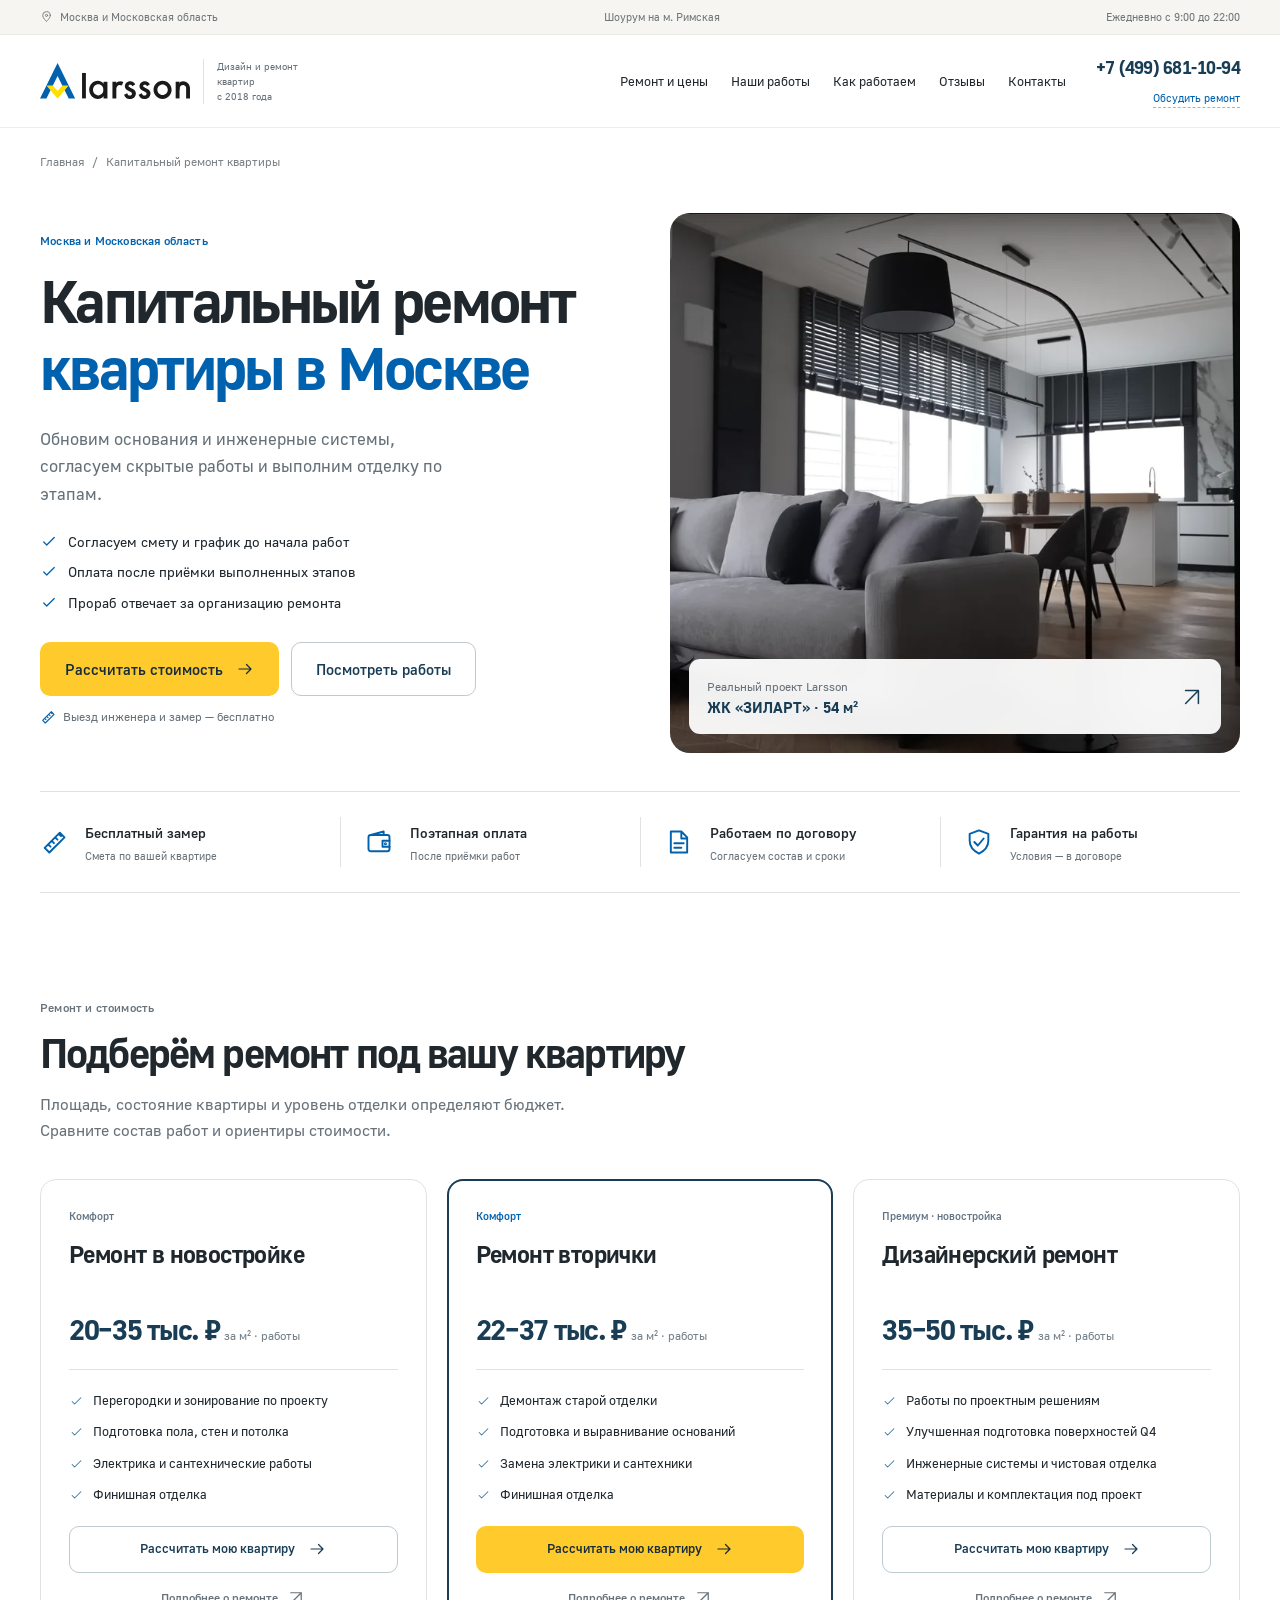
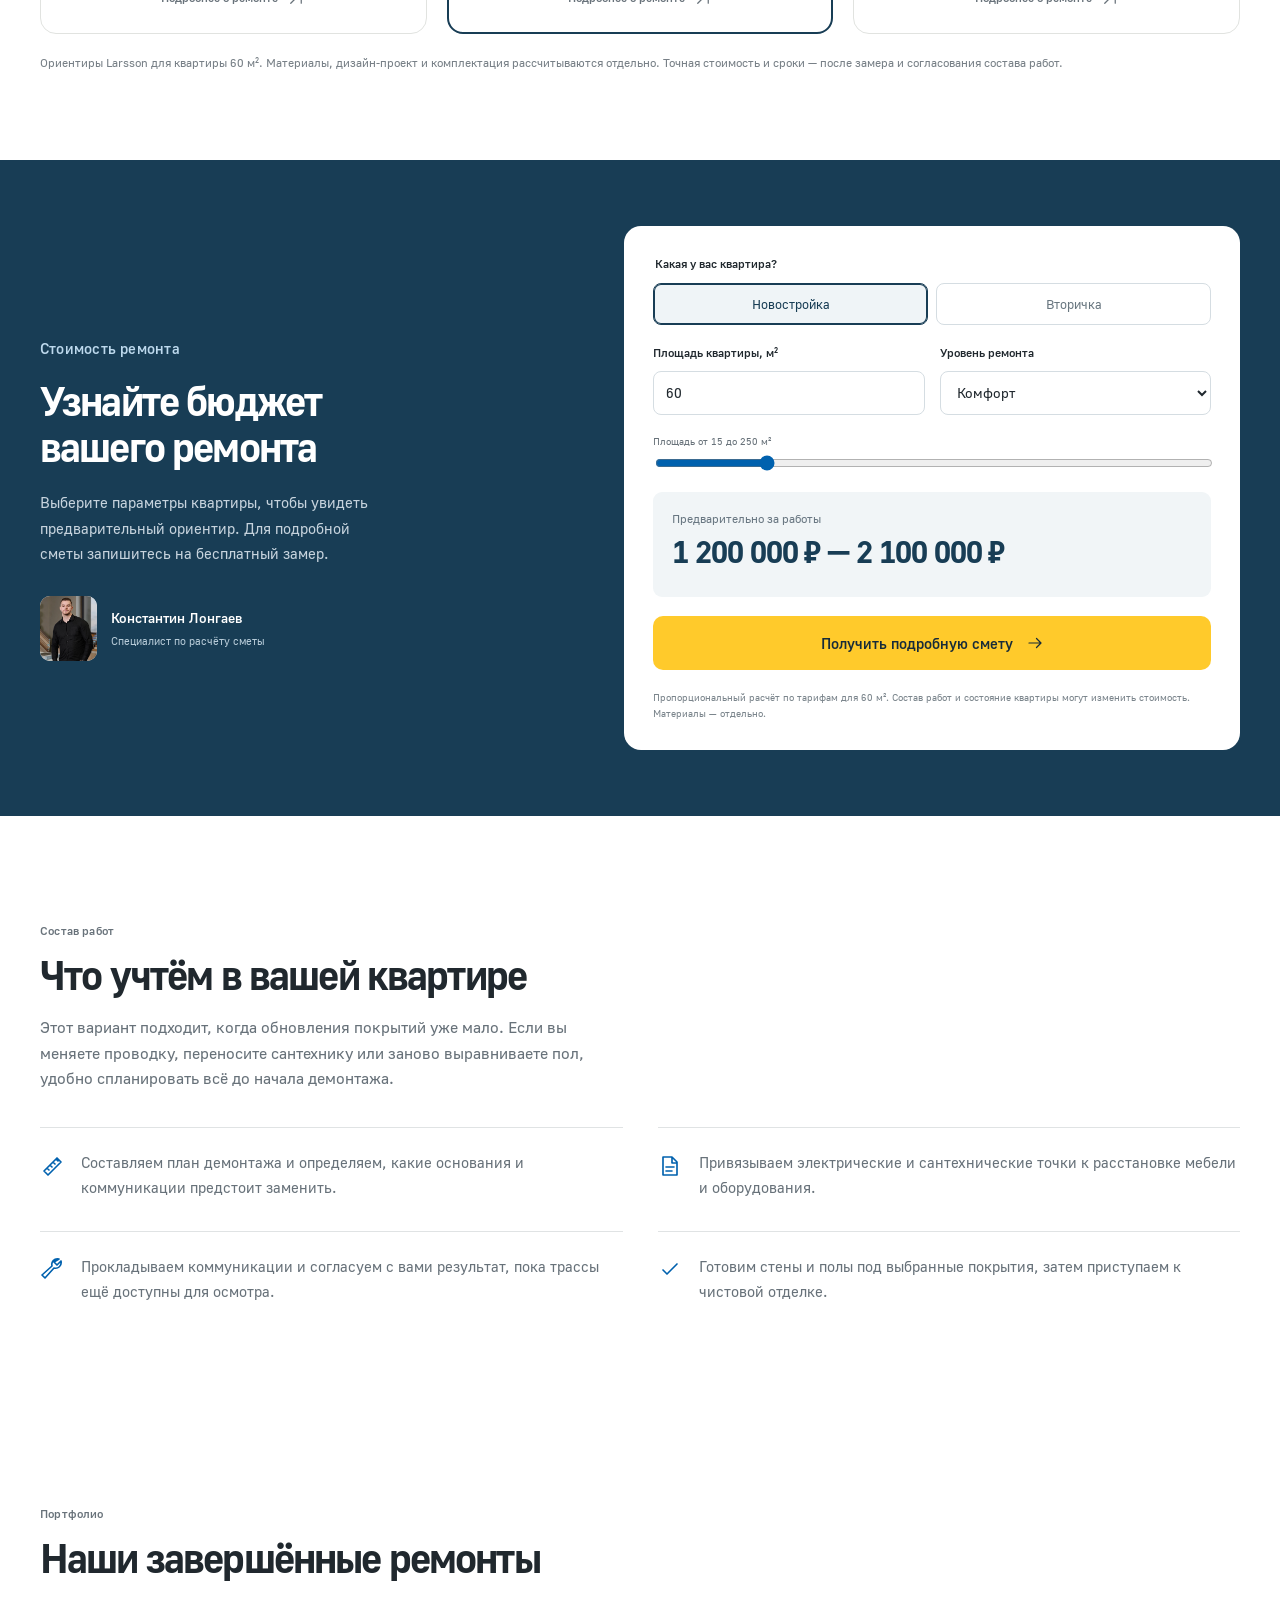
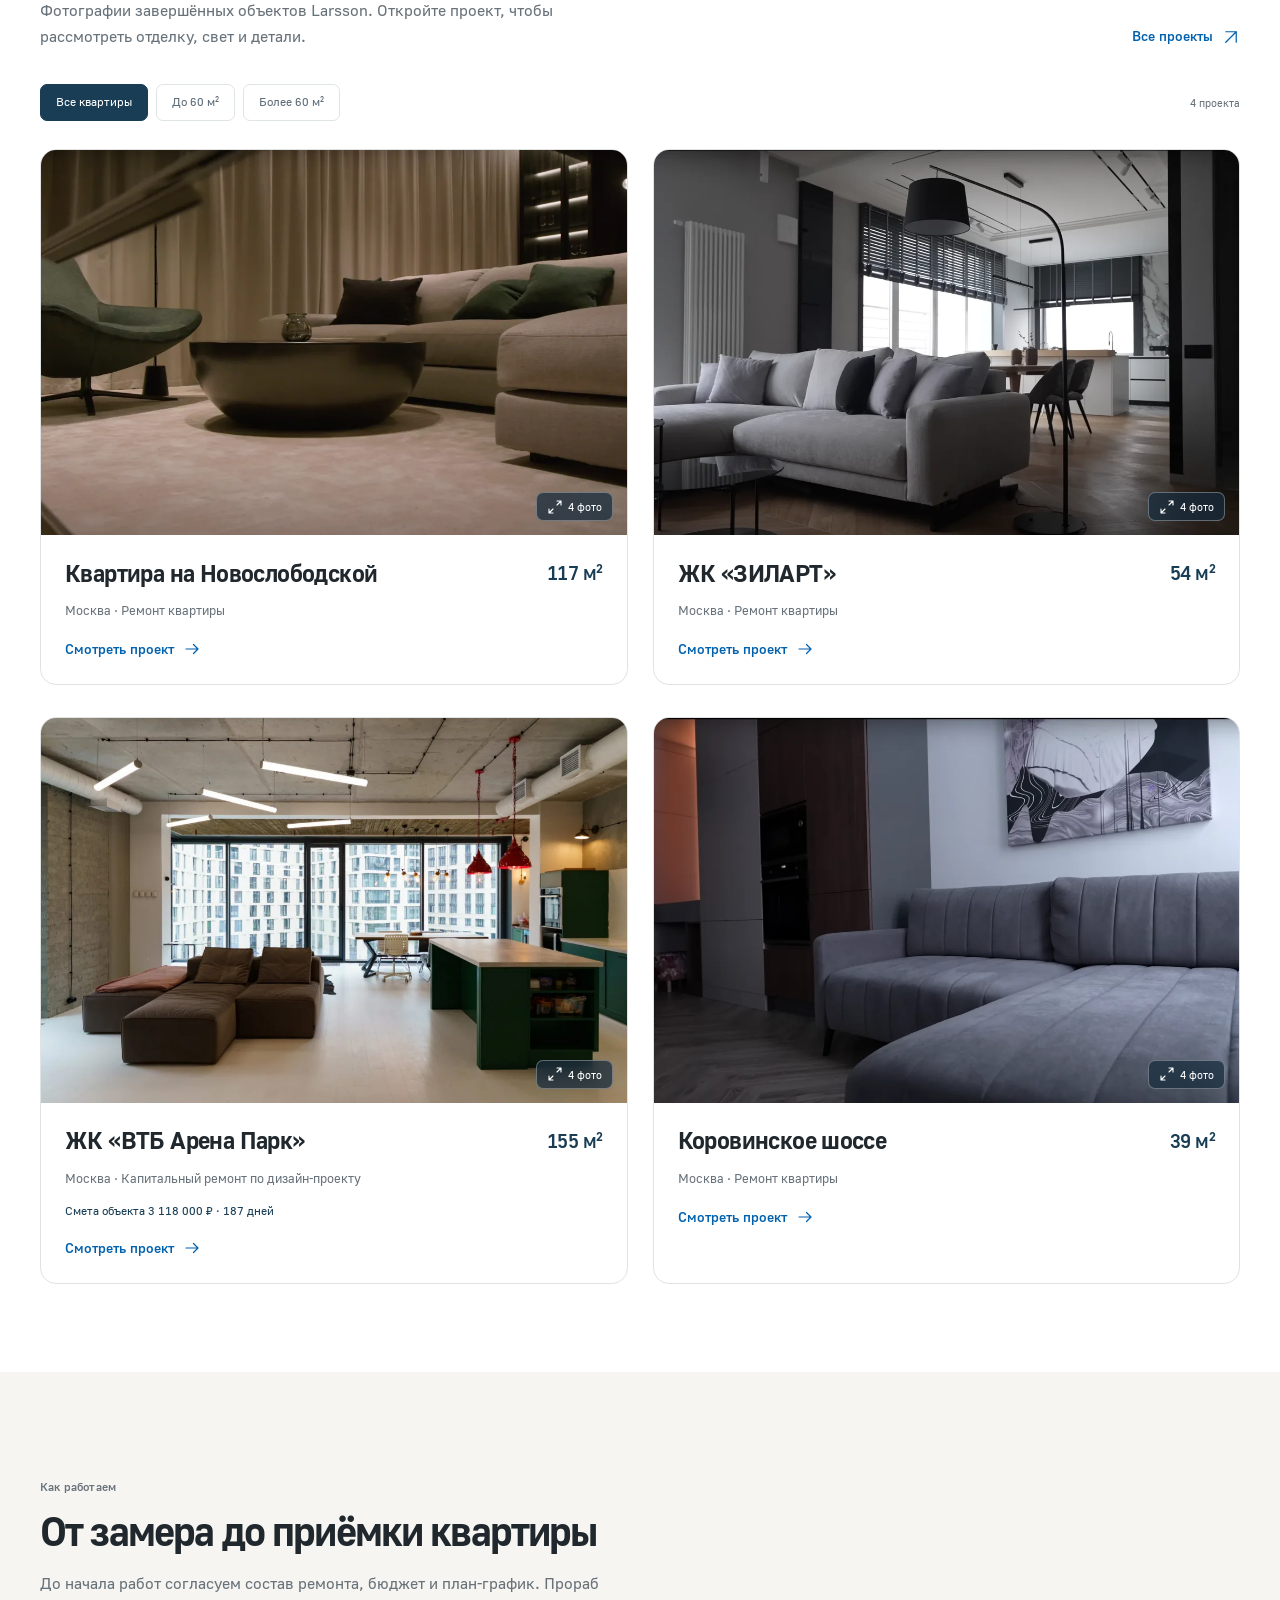
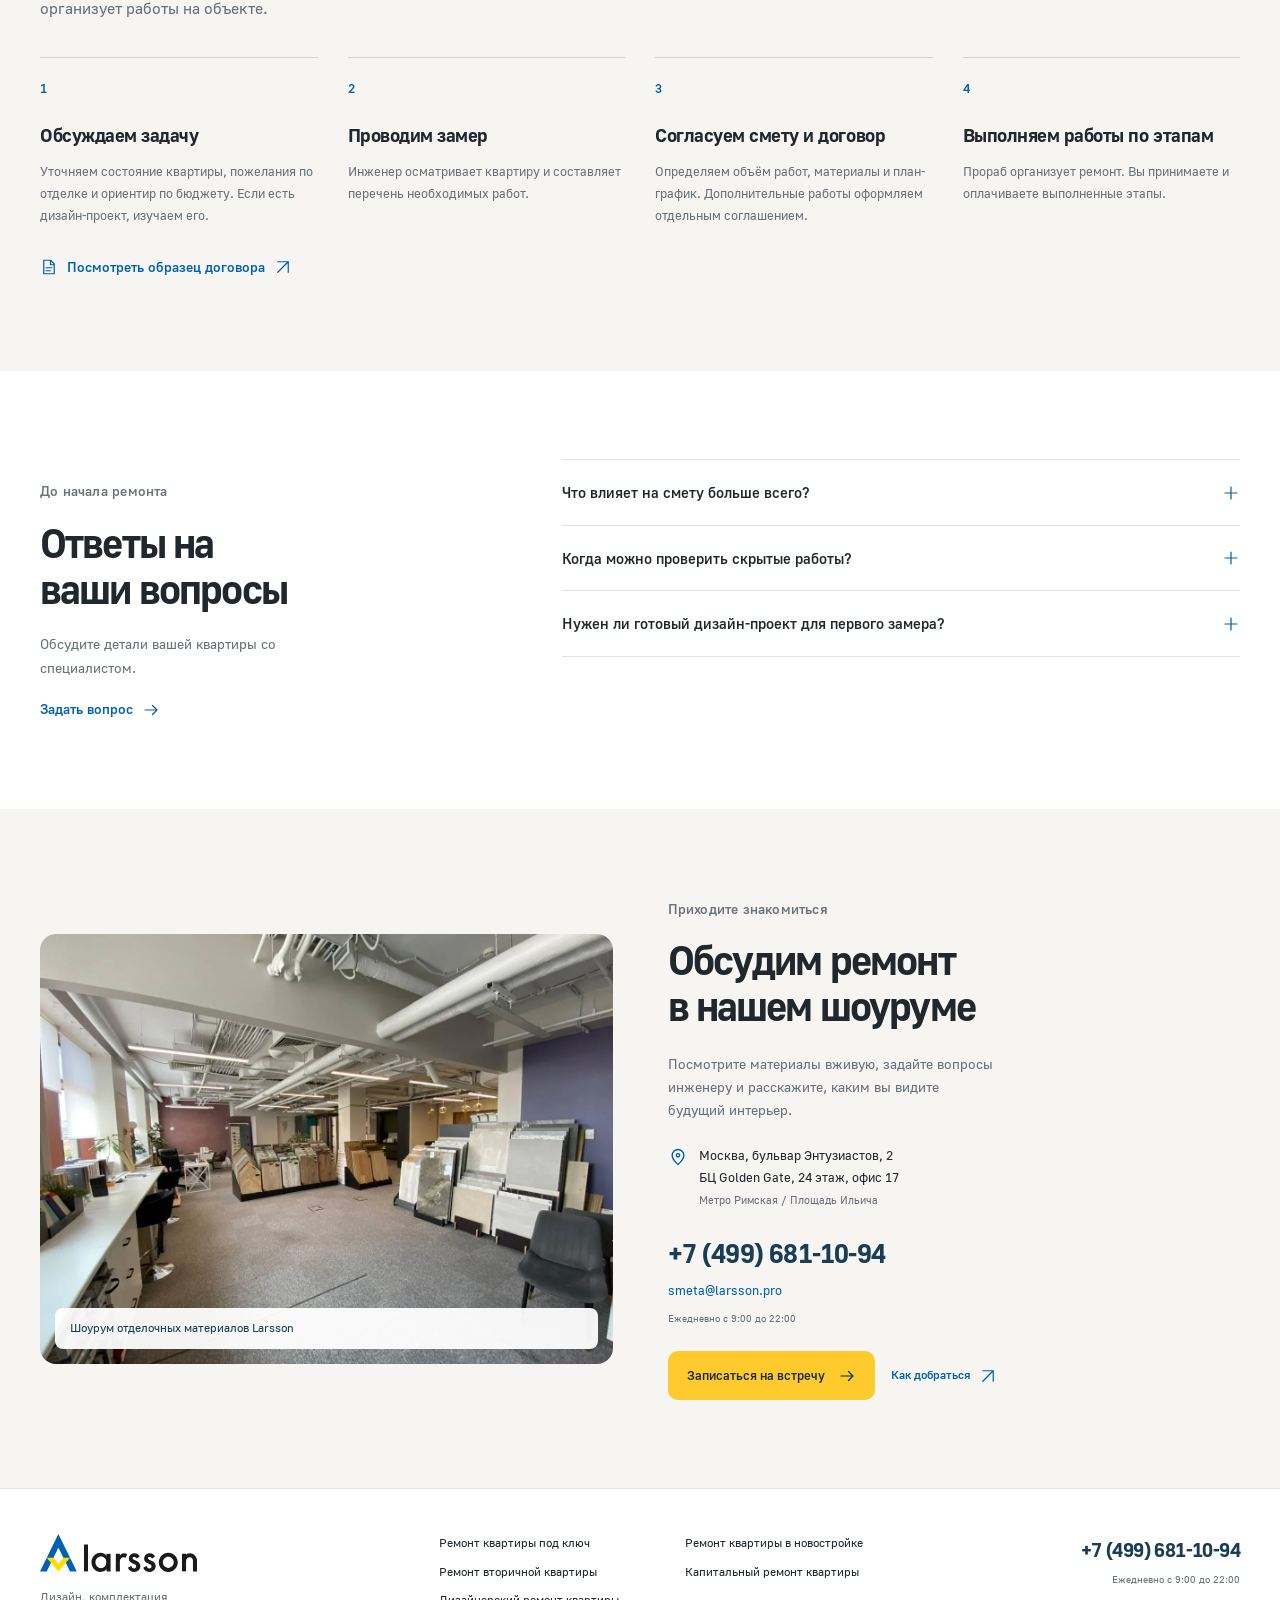
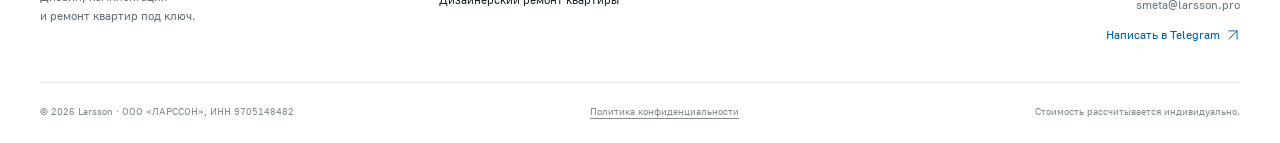
<file: kapitalnyy-remont-kvartiry/index.html>
<!doctype html><html lang="ru" data-metrika=""><head><meta charset="utf-8"><meta name="viewport" content="width=device-width,initial-scale=1"><meta name="theme-color" content="#183d55"><title>Капитальный ремонт квартиры в Москве — стоимость и проекты Larsson</title><meta name="description" content="Капитальный ремонт квартиры в Москве и области. Демонтаж, электрика, сантехника, выравнивание полов и стен, чистовая отделка. Смета по итогам замера."><link rel="canonical" href="https://ulin-roman.github.io/larsson-remont/kapitalnyy-remont-kvartiry/"><meta property="og:type" content="website"><meta property="og:locale" content="ru_RU"><meta property="og:title" content="Капитальный ремонт квартиры в Москве — стоимость и проекты Larsson"><meta property="og:description" content="Капитальный ремонт квартиры в Москве и области. Демонтаж, электрика, сантехника, выравнивание полов и стен, чистовая отделка. Смета по итогам замера."><meta property="og:url" content="https://ulin-roman.github.io/larsson-remont/kapitalnyy-remont-kvartiry/"><meta property="og:image" content="https://ulin-roman.github.io/larsson-remont/assets/projects/zilart-living.webp"><link rel="icon" type="image/svg+xml" href="../assets/mark.svg"><link rel="preload" as="font" type="font/woff2" href="../assets/fonts/golos-regular.woff2" crossorigin><link rel="stylesheet" href="../assets/site.css"><script src="../assets/site.js" defer></script><script type="application/ld+json">{"@context":"https://schema.org","@graph":[{"@type":"HomeAndConstructionBusiness","@id":"https://ulin-roman.github.io/larsson-remont/#company","name":"Larsson","url":"https://ulin-roman.github.io/larsson-remont/","telephone":"+74996811094","email":"smeta@larsson.pro","areaServed":["Москва","Московская область"],"address":{"@type":"PostalAddress","streetAddress":"бульвар Энтузиастов, 2","addressLocality":"Москва","addressCountry":"RU"}},{"@type":"WebPage","name":"Капитальный ремонт квартиры в Москве — стоимость и проекты Larsson","description":"Капитальный ремонт квартиры в Москве и области. Демонтаж, электрика, сантехника, выравнивание полов и стен, чистовая отделка. Смета по итогам замера.","url":"https://ulin-roman.github.io/larsson-remont/kapitalnyy-remont-kvartiry/","inLanguage":"ru","isPartOf":{"@type":"WebSite","name":"Larsson","url":"https://ulin-roman.github.io/larsson-remont/"}},{"@type":"Service","name":"Капитальный ремонт квартиры","provider":{"@id":"https://ulin-roman.github.io/larsson-remont/#company"},"areaServed":"Москва и Московская область"}]}</script></head><body data-base="../"><a class="skip-link" href="#main">Перейти к содержанию</a><div class="topbar"><div class="container topbar-inner"><span><svg width="14" height="14" viewBox="0 0 24 24" fill="none" stroke="currentColor" stroke-width="1.65" stroke-linecap="round" stroke-linejoin="round" aria-hidden="true" focusable="false"><path d="M19 10c0 5-7 11-7 11S5 15 5 10a7 7 0 1 1 14 0Z"/><circle cx="12" cy="10" r="2"/></svg> Москва и Московская область</span><a href="https://yandex.com/maps/-/CPBy6J5r" target="_blank" rel="noopener">Шоурум на м. Римская</a><span>Ежедневно с 9:00 до 22:00</span></div></div><header class="site-header"><div class="container header-inner"><a class="brand" href="../" aria-label="Larsson — главная"><img src="../assets/logo.svg" alt="Larsson" class="" loading="lazy" decoding="async"><span class="brand-copy">Дизайн и ремонт квартир<br>с 2018 года</span></a><nav class="main-nav" id="main-nav" aria-label="Основная навигация"><a href="../#stoimost">Ремонт и цены</a><a href="../portfolio/">Наши работы</a><a href="../#process">Как работаем</a><a href="../#reviews">Отзывы</a><a href="../kontakty/">Контакты</a></nav><div class="header-contact"><a class="phone" href="tel:+74996811094" data-action="phone">+7 (499) 681-10-94</a><button class="callback-link js-quote" type="button">Обсудить ремонт</button></div><button class="menu-toggle" type="button" aria-expanded="false" aria-controls="main-nav" aria-label="Открыть меню"><svg width="22" height="22" viewBox="0 0 24 24" fill="none" stroke="currentColor" stroke-width="1.65" stroke-linecap="round" stroke-linejoin="round" aria-hidden="true" focusable="false"><path d="M4 7h16M4 12h16M4 17h16"/></svg></button></div></header><main id="main"><nav class="breadcrumb container" aria-label="Хлебные крошки"><a href="../">Главная</a><span>/</span><span aria-current="page">Капитальный ремонт квартиры</span></nav><section class="hero container"><div class="hero-grid"><div class="hero-content"><p class="kicker">Москва и Московская область</p><h1>Капитальный ремонт<br><span class="accent">квартиры в Москве</span></h1><p class="hero-intro">Обновим основания и инженерные системы, согласуем скрытые работы и выполним отделку по этапам.</p><ul class="hero-checks"><li><svg width="18" height="18" viewBox="0 0 24 24" fill="none" stroke="currentColor" stroke-width="1.65" stroke-linecap="round" stroke-linejoin="round" aria-hidden="true" focusable="false"><path d="m5 12 4 4L19 6"/></svg>Согласуем смету и график до начала работ</li><li><svg width="18" height="18" viewBox="0 0 24 24" fill="none" stroke="currentColor" stroke-width="1.65" stroke-linecap="round" stroke-linejoin="round" aria-hidden="true" focusable="false"><path d="m5 12 4 4L19 6"/></svg>Оплата после приёмки выполненных этапов</li><li><svg width="18" height="18" viewBox="0 0 24 24" fill="none" stroke="currentColor" stroke-width="1.65" stroke-linecap="round" stroke-linejoin="round" aria-hidden="true" focusable="false"><path d="m5 12 4 4L19 6"/></svg>Прораб отвечает за организацию ремонта</li></ul><div class="hero-actions"><a class="btn btn-primary" href="#raschet" data-action="calculator">Рассчитать стоимость <svg width="18" height="18" viewBox="0 0 24 24" fill="none" stroke="currentColor" stroke-width="1.65" stroke-linecap="round" stroke-linejoin="round" aria-hidden="true" focusable="false"><path d="M4 12h16m-6-6 6 6-6 6"/></svg></a><a class="btn btn-secondary" href="#projects">Посмотреть работы</a></div><p class="hero-note"><svg width="16" height="16" viewBox="0 0 24 24" fill="none" stroke="currentColor" stroke-width="1.65" stroke-linecap="round" stroke-linejoin="round" aria-hidden="true" focusable="false"><path d="m4 17 13-13 4 4L8 21l-4-4Zm3-3 2 2m1-5 2 2m1-5 2 2m1-5 2 2"/></svg>Выезд инженера и замер — бесплатно</p></div><figure class="hero-visual"><img src="../assets/projects/zilart-living.webp" alt="Гостиная с серым диваном и кухней в ЖК ЗИЛАРТ" class="hero-image" loading="eager" decoding="async" fetchpriority="high"><figcaption class="project-caption"><div><span>Реальный проект Larsson</span><strong>ЖК «ЗИЛАРТ» · 54 м²</strong></div><a href="#projects" aria-label="Посмотреть проекты"><svg width="22" height="22" viewBox="0 0 24 24" fill="none" stroke="currentColor" stroke-width="1.65" stroke-linecap="round" stroke-linejoin="round" aria-hidden="true" focusable="false"><path d="M5 19 19 5M5 5h14v14"/></svg></a></figcaption></figure></div></section><div class="container trust-strip"><div class="trust-item"><svg width="27" height="27" viewBox="0 0 24 24" fill="none" stroke="currentColor" stroke-width="1.65" stroke-linecap="round" stroke-linejoin="round" aria-hidden="true" focusable="false"><path d="m4 17 13-13 4 4L8 21l-4-4Zm3-3 2 2m1-5 2 2m1-5 2 2m1-5 2 2"/></svg><div><strong>Бесплатный замер</strong><span>Смета по вашей квартире</span></div></div><div class="trust-item"><svg width="27" height="27" viewBox="0 0 24 24" fill="none" stroke="currentColor" stroke-width="1.65" stroke-linecap="round" stroke-linejoin="round" aria-hidden="true" focusable="false"><rect x="3" y="6" width="18" height="14" rx="2"/><path d="m5 6 11-3v3m5 5h-6v5h6"/><circle cx="17.5" cy="13.5" r=".5"/></svg><div><strong>Поэтапная оплата</strong><span>После приёмки работ</span></div></div><div class="trust-item"><svg width="27" height="27" viewBox="0 0 24 24" fill="none" stroke="currentColor" stroke-width="1.65" stroke-linecap="round" stroke-linejoin="round" aria-hidden="true" focusable="false"><path d="M5 3h9l5 5v13H5V3Zm9 0v6h5M8 13h8m-8 4h6"/></svg><div><strong>Работаем по договору</strong><span>Согласуем состав и сроки</span></div></div><div class="trust-item"><svg width="27" height="27" viewBox="0 0 24 24" fill="none" stroke="currentColor" stroke-width="1.65" stroke-linecap="round" stroke-linejoin="round" aria-hidden="true" focusable="false"><path d="m12 2 8 3v6c0 5-4 9-8 11-4-2-8-6-8-11V5l8-3Z"/><path d="m8 12 3 3 5-6"/></svg><div><strong>Гарантия на работы</strong><span>Условия — в договоре</span></div></div></div><section class="section container" id="stoimost"><div class="section-head"><div><p class="kicker">Ремонт и стоимость</p><h2>Подберём ремонт под вашу квартиру</h2><p>Площадь, состояние квартиры и уровень отделки определяют бюджет. Сравните состав работ и ориентиры стоимости.</p></div></div><div class="pricing-grid"><article class="price-card"><span class="price-card-label">Комфорт</span><h3>Ремонт в новостройке</h3><div class="price"><strong>20–35 тыс. ₽</strong><span>за м² · работы</span></div><ul class="price-scope"><li><svg width="16" height="16" viewBox="0 0 24 24" fill="none" stroke="currentColor" stroke-width="1.65" stroke-linecap="round" stroke-linejoin="round" aria-hidden="true" focusable="false"><path d="m5 12 4 4L19 6"/></svg>Перегородки и зонирование по проекту</li><li><svg width="16" height="16" viewBox="0 0 24 24" fill="none" stroke="currentColor" stroke-width="1.65" stroke-linecap="round" stroke-linejoin="round" aria-hidden="true" focusable="false"><path d="m5 12 4 4L19 6"/></svg>Подготовка пола, стен и потолка</li><li><svg width="16" height="16" viewBox="0 0 24 24" fill="none" stroke="currentColor" stroke-width="1.65" stroke-linecap="round" stroke-linejoin="round" aria-hidden="true" focusable="false"><path d="m5 12 4 4L19 6"/></svg>Электрика и сантехнические работы</li><li><svg width="16" height="16" viewBox="0 0 24 24" fill="none" stroke="currentColor" stroke-width="1.65" stroke-linecap="round" stroke-linejoin="round" aria-hidden="true" focusable="false"><path d="m5 12 4 4L19 6"/></svg>Финишная отделка</li></ul><button type="button" class="btn btn-secondary js-quote" data-service="Новостройка" data-action="estimate">Рассчитать мою квартиру<svg width="18" height="18" viewBox="0 0 24 24" fill="none" stroke="currentColor" stroke-width="1.65" stroke-linecap="round" stroke-linejoin="round" aria-hidden="true" focusable="false"><path d="M4 12h16m-6-6 6 6-6 6"/></svg></button><a class="text-link price-foot" href="../remont-v-novostroyke/">Подробнее о ремонте <svg width="15" height="15" viewBox="0 0 24 24" fill="none" stroke="currentColor" stroke-width="1.65" stroke-linecap="round" stroke-linejoin="round" aria-hidden="true" focusable="false"><path d="M5 19 19 5M5 5h14v14"/></svg></a></article><article class="price-card featured"><span class="price-card-label">Комфорт</span><h3>Ремонт вторички</h3><div class="price"><strong>22–37 тыс. ₽</strong><span>за м² · работы</span></div><ul class="price-scope"><li><svg width="16" height="16" viewBox="0 0 24 24" fill="none" stroke="currentColor" stroke-width="1.65" stroke-linecap="round" stroke-linejoin="round" aria-hidden="true" focusable="false"><path d="m5 12 4 4L19 6"/></svg>Демонтаж старой отделки</li><li><svg width="16" height="16" viewBox="0 0 24 24" fill="none" stroke="currentColor" stroke-width="1.65" stroke-linecap="round" stroke-linejoin="round" aria-hidden="true" focusable="false"><path d="m5 12 4 4L19 6"/></svg>Подготовка и выравнивание оснований</li><li><svg width="16" height="16" viewBox="0 0 24 24" fill="none" stroke="currentColor" stroke-width="1.65" stroke-linecap="round" stroke-linejoin="round" aria-hidden="true" focusable="false"><path d="m5 12 4 4L19 6"/></svg>Замена электрики и сантехники</li><li><svg width="16" height="16" viewBox="0 0 24 24" fill="none" stroke="currentColor" stroke-width="1.65" stroke-linecap="round" stroke-linejoin="round" aria-hidden="true" focusable="false"><path d="m5 12 4 4L19 6"/></svg>Финишная отделка</li></ul><button type="button" class="btn btn-primary js-quote" data-service="Вторичное жильё" data-action="estimate">Рассчитать мою квартиру<svg width="18" height="18" viewBox="0 0 24 24" fill="none" stroke="currentColor" stroke-width="1.65" stroke-linecap="round" stroke-linejoin="round" aria-hidden="true" focusable="false"><path d="M4 12h16m-6-6 6 6-6 6"/></svg></button><a class="text-link price-foot" href="../remont-vtorichnogo-zhilya/">Подробнее о ремонте <svg width="15" height="15" viewBox="0 0 24 24" fill="none" stroke="currentColor" stroke-width="1.65" stroke-linecap="round" stroke-linejoin="round" aria-hidden="true" focusable="false"><path d="M5 19 19 5M5 5h14v14"/></svg></a></article><article class="price-card"><span class="price-card-label">Премиум · новостройка</span><h3>Дизайнерский ремонт</h3><div class="price"><strong>35–50 тыс. ₽</strong><span>за м² · работы</span></div><ul class="price-scope"><li><svg width="16" height="16" viewBox="0 0 24 24" fill="none" stroke="currentColor" stroke-width="1.65" stroke-linecap="round" stroke-linejoin="round" aria-hidden="true" focusable="false"><path d="m5 12 4 4L19 6"/></svg>Работы по проектным решениям</li><li><svg width="16" height="16" viewBox="0 0 24 24" fill="none" stroke="currentColor" stroke-width="1.65" stroke-linecap="round" stroke-linejoin="round" aria-hidden="true" focusable="false"><path d="m5 12 4 4L19 6"/></svg>Улучшенная подготовка поверхностей Q4</li><li><svg width="16" height="16" viewBox="0 0 24 24" fill="none" stroke="currentColor" stroke-width="1.65" stroke-linecap="round" stroke-linejoin="round" aria-hidden="true" focusable="false"><path d="m5 12 4 4L19 6"/></svg>Инженерные системы и чистовая отделка</li><li><svg width="16" height="16" viewBox="0 0 24 24" fill="none" stroke="currentColor" stroke-width="1.65" stroke-linecap="round" stroke-linejoin="round" aria-hidden="true" focusable="false"><path d="m5 12 4 4L19 6"/></svg>Материалы и комплектация под проект</li></ul><button type="button" class="btn btn-secondary js-quote" data-service="По дизайн-проекту" data-action="estimate">Рассчитать мою квартиру<svg width="18" height="18" viewBox="0 0 24 24" fill="none" stroke="currentColor" stroke-width="1.65" stroke-linecap="round" stroke-linejoin="round" aria-hidden="true" focusable="false"><path d="M4 12h16m-6-6 6 6-6 6"/></svg></button><a class="text-link price-foot" href="../dizaynerskiy-remont-kvartiry/">Подробнее о ремонте <svg width="15" height="15" viewBox="0 0 24 24" fill="none" stroke="currentColor" stroke-width="1.65" stroke-linecap="round" stroke-linejoin="round" aria-hidden="true" focusable="false"><path d="M5 19 19 5M5 5h14v14"/></svg></a></article></div><p class="pricing-note">Ориентиры Larsson для квартиры 60 м². Материалы, дизайн-проект и комплектация рассчитываются отдельно. Точная стоимость и сроки — после замера и согласования состава работ.</p></section><section class="budget-section" id="raschet"><div class="container budget-grid"><div class="budget-intro"><p class="kicker">Стоимость ремонта</p><h2>Узнайте бюджет<br>вашего ремонта</h2><p>Выберите параметры квартиры, чтобы увидеть предварительный ориентир. Для подробной сметы запишитесь на бесплатный замер.</p><div class="budget-expert"><img src="../assets/company/engineer.webp" alt="Константин Лонгаев из команды Larsson в шоуруме отделочных материалов" class="" loading="lazy" decoding="async"><div><strong>Константин Лонгаев</strong><span>Специалист по расчёту сметы</span></div></div></div><form class="budget-form" id="budget-form"><fieldset class="object-choice"><legend>Какая у вас квартира?</legend><label><input type="radio" name="property" value="novostroyka" checked><span>Новостройка</span></label><label><input type="radio" name="property" value="vtorichka"><span>Вторичка</span></label></fieldset><div class="budget-fields"><label class="input-label" for="budget-area">Площадь квартиры, м²<input id="budget-area" name="area" type="number" min="15" max="250" step="1" value="60" inputmode="numeric" required></label><label class="input-label" for="budget-level">Уровень ремонта<select id="budget-level" name="level"><option value="comfort">Комфорт</option><option value="premium">Премиум</option></select></label></div><label class="range-label" for="budget-range">Площадь от 15 до 250 м²</label><input id="budget-range" type="range" min="15" max="250" value="60" aria-label="Площадь квартиры в квадратных метрах"><div class="budget-result" aria-live="polite" aria-atomic="true"><span>Предварительно за работы</span><strong><span id="budget-low">1 200 000 ₽</span> — <span id="budget-high">2 100 000 ₽</span></strong></div><button type="submit" class="btn btn-primary">Получить подробную смету <svg width="18" height="18" viewBox="0 0 24 24" fill="none" stroke="currentColor" stroke-width="1.65" stroke-linecap="round" stroke-linejoin="round" aria-hidden="true" focusable="false"><path d="M4 12h16m-6-6 6 6-6 6"/></svg></button><p class="budget-disclaimer">Пропорциональный расчёт по тарифам для 60 м². Состав работ и состояние квартиры могут изменить стоимость. Материалы — отдельно.</p><noscript><a class="text-link" href="https://larsson-remont.ru/ver_3.3/remont-kvartir-pod-kluch_copy.php#calc">Открыть калькулятор Larsson</a></noscript></form></div></section><section class="section container" id="included"><div class="section-head"><div><p class="kicker">Состав работ</p><h2>Что учтём в вашей квартире</h2><p>Этот вариант подходит, когда обновления покрытий уже мало. Если вы меняете проводку, переносите сантехнику или заново выравниваете пол, удобно спланировать всё до начала демонтажа.</p></div></div><div class="included-grid service-scope"><article><svg width="28" height="28" viewBox="0 0 24 24" fill="none" stroke="currentColor" stroke-width="1.65" stroke-linecap="round" stroke-linejoin="round" aria-hidden="true" focusable="false"><path d="m4 17 13-13 4 4L8 21l-4-4Zm3-3 2 2m1-5 2 2m1-5 2 2m1-5 2 2"/></svg><p>Составляем план демонтажа и определяем, какие основания и коммуникации предстоит заменить.</p></article><article><svg width="28" height="28" viewBox="0 0 24 24" fill="none" stroke="currentColor" stroke-width="1.65" stroke-linecap="round" stroke-linejoin="round" aria-hidden="true" focusable="false"><path d="M5 3h9l5 5v13H5V3Zm9 0v6h5M8 13h8m-8 4h6"/></svg><p>Привязываем электрические и сантехнические точки к расстановке мебели и оборудования.</p></article><article><svg width="28" height="28" viewBox="0 0 24 24" fill="none" stroke="currentColor" stroke-width="1.65" stroke-linecap="round" stroke-linejoin="round" aria-hidden="true" focusable="false"><path d="m14 4 3 3 4-4c1 5-3 8-7 7L5 20l-3-3 10-9c-1-4 2-8 7-7l-5 3Z"/></svg><p>Прокладываем коммуникации и согласуем с вами результат, пока трассы ещё доступны для осмотра.</p></article><article><svg width="28" height="28" viewBox="0 0 24 24" fill="none" stroke="currentColor" stroke-width="1.65" stroke-linecap="round" stroke-linejoin="round" aria-hidden="true" focusable="false"><path d="m5 12 4 4L19 6"/></svg><p>Готовим стены и полы под выбранные покрытия, затем приступаем к чистовой отделке.</p></article></div></section><section class="section container" id="projects"><div class="section-head"><div><p class="kicker">Портфолио</p><h2>Наши завершённые ремонты</h2><p>Фотографии завершённых объектов Larsson. Откройте проект, чтобы рассмотреть отделку, свет и детали.</p></div><a class="text-link" href="../portfolio/">Все проекты <svg width="18" height="18" viewBox="0 0 24 24" fill="none" stroke="currentColor" stroke-width="1.65" stroke-linecap="round" stroke-linejoin="round" aria-hidden="true" focusable="false"><path d="M5 19 19 5M5 5h14v14"/></svg></a></div><div class="portfolio-tools"><div class="filter-buttons" role="group" aria-label="Фильтр по площади"><button type="button" data-filter="all" aria-pressed="true">Все квартиры</button><button type="button" data-filter="compact" aria-pressed="false">До 60 м²</button><button type="button" data-filter="spacious" aria-pressed="false">Более 60 м²</button></div><span id="project-result-count">4 проекта</span></div><div class="projects-grid"><article class="project-card" data-area="117"><button type="button" class="project-cover js-project" data-project="0" aria-label="Посмотреть проект — Квартира на Новослободской"><img src="../assets/projects/novoslobodskaya-living.webp" alt="Гостиная с диваном и зелёным креслом на Новослободской" class="" loading="lazy" decoding="async"><span class="project-count"><svg width="16" height="16" viewBox="0 0 24 24" fill="none" stroke="currentColor" stroke-width="1.65" stroke-linecap="round" stroke-linejoin="round" aria-hidden="true" focusable="false"><path d="M15 3h6v6m0-6-6 6M9 21H3v-6m0 6 6-6"/></svg> 4 фото</span></button><div class="project-info"><div class="project-title-row"><h3><a href="../proekt-novoslobodskaya/">Квартира на Новослободской</a></h3><span class="project-area">117 м²</span></div><p class="project-meta">Москва · Ремонт квартиры</p><button type="button" class="text-link js-project" data-project="0">Смотреть проект <svg width="17" height="17" viewBox="0 0 24 24" fill="none" stroke="currentColor" stroke-width="1.65" stroke-linecap="round" stroke-linejoin="round" aria-hidden="true" focusable="false"><path d="M4 12h16m-6-6 6 6-6 6"/></svg></button></div></article><article class="project-card" data-area="54"><button type="button" class="project-cover js-project" data-project="1" aria-label="Посмотреть проект — ЖК «ЗИЛАРТ»"><img src="../assets/projects/zilart-living.webp" alt="Гостиная с серым диваном и кухней в ЖК ЗИЛАРТ" class="" loading="lazy" decoding="async"><span class="project-count"><svg width="16" height="16" viewBox="0 0 24 24" fill="none" stroke="currentColor" stroke-width="1.65" stroke-linecap="round" stroke-linejoin="round" aria-hidden="true" focusable="false"><path d="M15 3h6v6m0-6-6 6M9 21H3v-6m0 6 6-6"/></svg> 4 фото</span></button><div class="project-info"><div class="project-title-row"><h3><a href="../proekt-zilart/">ЖК «ЗИЛАРТ»</a></h3><span class="project-area">54 м²</span></div><p class="project-meta">Москва · Ремонт квартиры</p><button type="button" class="text-link js-project" data-project="1">Смотреть проект <svg width="17" height="17" viewBox="0 0 24 24" fill="none" stroke="currentColor" stroke-width="1.65" stroke-linecap="round" stroke-linejoin="round" aria-hidden="true" focusable="false"><path d="M4 12h16m-6-6 6 6-6 6"/></svg></button></div></article><article class="project-card" data-area="155"><button type="button" class="project-cover js-project" data-project="2" aria-label="Посмотреть проект — ЖК «ВТБ Арена Парк»"><img src="../assets/projects/vtb-arena-living.webp" alt="Кухня-гостиная в стиле лофт с большими окнами в ЖК ВТБ Арена Парк" class="" loading="lazy" decoding="async"><span class="project-count"><svg width="16" height="16" viewBox="0 0 24 24" fill="none" stroke="currentColor" stroke-width="1.65" stroke-linecap="round" stroke-linejoin="round" aria-hidden="true" focusable="false"><path d="M15 3h6v6m0-6-6 6M9 21H3v-6m0 6 6-6"/></svg> 4 фото</span></button><div class="project-info"><div class="project-title-row"><h3><a href="../proekt-vtb-arena/">ЖК «ВТБ Арена Парк»</a></h3><span class="project-area">155 м²</span></div><p class="project-meta">Москва · Капитальный ремонт по дизайн-проекту</p><p class="project-case-price">Смета объекта 3 118 000 ₽ · 187 дней</p><button type="button" class="text-link js-project" data-project="2">Смотреть проект <svg width="17" height="17" viewBox="0 0 24 24" fill="none" stroke="currentColor" stroke-width="1.65" stroke-linecap="round" stroke-linejoin="round" aria-hidden="true" focusable="false"><path d="M4 12h16m-6-6 6 6-6 6"/></svg></button></div></article><article class="project-card" data-area="39"><button type="button" class="project-cover js-project" data-project="3" aria-label="Посмотреть проект — Коровинское шоссе"><img src="../assets/projects/korovinskoe-living.webp" alt="Гостиная с угловым диваном на Коровинском шоссе" class="" loading="lazy" decoding="async"><span class="project-count"><svg width="16" height="16" viewBox="0 0 24 24" fill="none" stroke="currentColor" stroke-width="1.65" stroke-linecap="round" stroke-linejoin="round" aria-hidden="true" focusable="false"><path d="M15 3h6v6m0-6-6 6M9 21H3v-6m0 6 6-6"/></svg> 4 фото</span></button><div class="project-info"><div class="project-title-row"><h3><a href="../proekt-korovinskoe/">Коровинское шоссе</a></h3><span class="project-area">39 м²</span></div><p class="project-meta">Москва · Ремонт квартиры</p><button type="button" class="text-link js-project" data-project="3">Смотреть проект <svg width="17" height="17" viewBox="0 0 24 24" fill="none" stroke="currentColor" stroke-width="1.65" stroke-linecap="round" stroke-linejoin="round" aria-hidden="true" focusable="false"><path d="M4 12h16m-6-6 6 6-6 6"/></svg></button></div></article></div></section><section class="section process-section" id="process"><div class="container"><div class="section-head"><div><p class="kicker">Как работаем</p><h2>От замера до приёмки квартиры</h2><p>До начала работ согласуем состав ремонта, бюджет и план-график. Прораб организует работы на объекте.</p></div></div><div class="process-grid"><article><span class="step-number">1</span><h3>Обсуждаем задачу</h3><p>Уточняем состояние квартиры, пожелания по отделке и ориентир по бюджету. Если есть дизайн-проект, изучаем его.</p></article><article><span class="step-number">2</span><h3>Проводим замер</h3><p>Инженер осматривает квартиру и составляет перечень необходимых работ.</p></article><article><span class="step-number">3</span><h3>Согласуем смету и договор</h3><p>Определяем объём работ, материалы и план-график. Дополнительные работы оформляем отдельным соглашением.</p></article><article><span class="step-number">4</span><h3>Выполняем работы по этапам</h3><p>Прораб организует ремонт. Вы принимаете и оплачиваете выполненные этапы.</p></article></div><a class="text-link contract-link" href="https://drive.google.com/file/d/1Y4DfAq8WkqnKNRmJ4frCQaP2fPrHBYDE/view" target="_blank" rel="noopener"><svg width="18" height="18" viewBox="0 0 24 24" fill="none" stroke="currentColor" stroke-width="1.65" stroke-linecap="round" stroke-linejoin="round" aria-hidden="true" focusable="false"><path d="M5 3h9l5 5v13H5V3Zm9 0v6h5M8 13h8m-8 4h6"/></svg>Посмотреть образец договора <svg width="15" height="15" viewBox="0 0 24 24" fill="none" stroke="currentColor" stroke-width="1.65" stroke-linecap="round" stroke-linejoin="round" aria-hidden="true" focusable="false"><path d="M5 19 19 5M5 5h14v14"/></svg></a></div></section><section class="section container"><div class="faq-grid"><div class="faq-intro"><p class="kicker">До начала ремонта</p><h2>Ответы на<br>ваши вопросы</h2><p>Обсудите детали вашей квартиры со специалистом.</p><button type="button" class="text-link js-quote" data-service="" data-action="estimate">Задать вопрос<svg width="18" height="18" viewBox="0 0 24 24" fill="none" stroke="currentColor" stroke-width="1.65" stroke-linecap="round" stroke-linejoin="round" aria-hidden="true" focusable="false"><path d="M4 12h16m-6-6 6 6-6 6"/></svg></button></div><div class="faq-list"><details><summary>Что влияет на смету больше всего?<svg width="20" height="20" viewBox="0 0 24 24" fill="none" stroke="currentColor" stroke-width="1.65" stroke-linecap="round" stroke-linejoin="round" aria-hidden="true" focusable="false"><path d="M4 12h16M12 4v16"/></svg></summary><p>На объём капитального ремонта влияют состояние оснований, площадь демонтажа, количество новых электрических и сантехнических точек. В двух квартирах одинакового метража эти объёмы могут различаться.</p></details><details><summary>Когда можно проверить скрытые работы?<svg width="20" height="20" viewBox="0 0 24 24" fill="none" stroke="currentColor" stroke-width="1.65" stroke-linecap="round" stroke-linejoin="round" aria-hidden="true" focusable="false"><path d="M4 12h16M12 4v16"/></svg></summary><p>Разводку труб и кабелей удобно осматривать до того, как мастера закроют короба, зашьют стены или уложат покрытия. Встречу с прорабом на этом этапе можно запланировать заранее.</p></details><details><summary>Нужен ли готовый дизайн-проект для первого замера?<svg width="20" height="20" viewBox="0 0 24 24" fill="none" stroke="currentColor" stroke-width="1.65" stroke-linecap="round" stroke-linejoin="round" aria-hidden="true" focusable="false"><path d="M4 12h16M12 4v16"/></svg></summary><p>Для первой встречи достаточно плана и списка пожеланий. Перед монтажом коммуникаций понадобятся более точные решения, например размеры кухни, расположение ванной и схема освещения.</p></details></div></div></section><section class="section contact-section" id="contacts"><div class="container contact-grid"><figure class="showroom-photo"><img src="../assets/company/showroom.webp" alt="Образцы плитки, напольных покрытий и отделочных материалов в шоуруме Larsson" class="" loading="lazy" decoding="async"><figcaption>Шоурум отделочных материалов Larsson</figcaption></figure><div class="contact-card"><p class="kicker">Приходите знакомиться</p><h2>Обсудим ремонт<br>в нашем шоуруме</h2><p>Посмотрите материалы вживую, задайте вопросы инженеру и расскажите, каким вы видите будущий интерьер.</p><address><svg width="20" height="20" viewBox="0 0 24 24" fill="none" stroke="currentColor" stroke-width="1.65" stroke-linecap="round" stroke-linejoin="round" aria-hidden="true" focusable="false"><path d="M19 10c0 5-7 11-7 11S5 15 5 10a7 7 0 1 1 14 0Z"/><circle cx="12" cy="10" r="2"/></svg><span>Москва, бульвар Энтузиастов, 2<br>БЦ Golden Gate, 24 этаж, офис 17<br><small>Метро Римская / Площадь Ильича</small></span></address><div class="contact-links"><a class="phone" href="tel:+74996811094" data-action="phone">+7 (499) 681-10-94</a><a href="mailto:smeta@larsson.pro" data-action="email">smeta@larsson.pro</a></div><p class="contact-hours">Ежедневно с 9:00 до 22:00</p><div class="contact-buttons"><button type="button" class="btn btn-primary js-quote" data-service="" data-action="estimate">Записаться на встречу<svg width="18" height="18" viewBox="0 0 24 24" fill="none" stroke="currentColor" stroke-width="1.65" stroke-linecap="round" stroke-linejoin="round" aria-hidden="true" focusable="false"><path d="M4 12h16m-6-6 6 6-6 6"/></svg></button><a class="text-link" href="https://yandex.com/maps/-/CPBy6J5r" target="_blank" rel="noopener">Как добраться <svg width="16" height="16" viewBox="0 0 24 24" fill="none" stroke="currentColor" stroke-width="1.65" stroke-linecap="round" stroke-linejoin="round" aria-hidden="true" focusable="false"><path d="M5 19 19 5M5 5h14v14"/></svg></a></div></div></div></section></main><footer class="site-footer"><div class="container footer-main"><div class="footer-brand"><a href="../" aria-label="Larsson — главная"><img src="../assets/logo.svg" alt="Larsson" class="" loading="lazy" decoding="async"></a><p>Дизайн, комплектация<br>и ремонт квартир под ключ.</p></div><nav class="footer-nav" aria-label="Услуги"><a href="../remont-kvartiry-pod-klyuch/">Ремонт квартиры под ключ</a><a href="../remont-v-novostroyke/">Ремонт квартиры в новостройке</a><a href="../remont-vtorichnogo-zhilya/">Ремонт вторичной квартиры</a><a href="../kapitalnyy-remont-kvartiry/">Капитальный ремонт квартиры</a><a href="../dizaynerskiy-remont-kvartiry/">Дизайнерский ремонт квартиры</a></nav><div class="footer-contact"><a class="phone" href="tel:+74996811094" data-action="phone">+7 (499) 681-10-94</a><span>Ежедневно с 9:00 до 22:00</span><a href="mailto:smeta@larsson.pro" data-action="email">smeta@larsson.pro</a><a href="https://t.me/LarssonRemont" target="_blank" rel="noopener" data-action="telegram">Написать в Telegram <svg width="14" height="14" viewBox="0 0 24 24" fill="none" stroke="currentColor" stroke-width="1.65" stroke-linecap="round" stroke-linejoin="round" aria-hidden="true" focusable="false"><path d="M5 19 19 5M5 5h14v14"/></svg></a></div></div><div class="container footer-bottom"><span>© 2026 Larsson · ООО «ЛАРССОН», ИНН 9705148482</span><a href="https://larsson-remont.ru/politica/" target="_blank" rel="noopener">Политика конфиденциальности</a><span>Стоимость рассчитывается индивидуально.</span></div></footer><div class="mobile-bar"><a href="tel:+74996811094" data-action="phone"><svg width="18" height="18" viewBox="0 0 24 24" fill="none" stroke="currentColor" stroke-width="1.65" stroke-linecap="round" stroke-linejoin="round" aria-hidden="true" focusable="false"><path d="m7 3 3 5-3 2a13 13 0 0 0 7 7l2-3 5 3v3c0 1-1 1-2 1C10 20 4 14 3 5c0-1 0-2 1-2h3Z"/></svg>Позвонить</a><button type="button" class="btn btn-primary js-quote" data-service="" data-action="estimate">Узнать стоимость<svg width="18" height="18" viewBox="0 0 24 24" fill="none" stroke="currentColor" stroke-width="1.65" stroke-linecap="round" stroke-linejoin="round" aria-hidden="true" focusable="false"><path d="M4 12h16m-6-6 6 6-6 6"/></svg></button></div><dialog id="quote-dialog" aria-labelledby="quote-title"><div class="quote-dialog-inner"><div class="dialog-header"><div><span class="kicker">Бесплатный расчёт</span><h2 id="quote-title">Рассчитаем ремонт вашей квартиры</h2></div><button type="button" class="close-dialog round-button" data-close-dialog aria-label="Закрыть расчёт"><svg width="22" height="22" viewBox="0 0 24 24" fill="none" stroke="currentColor" stroke-width="1.65" stroke-linecap="round" stroke-linejoin="round" aria-hidden="true" focusable="false"><path d="m5 5 14 14M19 5 5 19"/></svg></button></div><div class="quote-loading" role="status">Загружаем калькулятор Larsson…</div><iframe class="quote-frame" data-src="https://quiz.marquiz.ru/63ea2ab4ad7b370042c779b7" title="Калькулятор стоимости ремонта Larsson" loading="lazy" referrerpolicy="strict-origin-when-cross-origin"></iframe><a class="quote-fallback" href="https://quiz.marquiz.ru/63ea2ab4ad7b370042c779b7" target="_blank" rel="noopener">Открыть расчёт в отдельной вкладке <svg width="14" height="14" viewBox="0 0 24 24" fill="none" stroke="currentColor" stroke-width="1.65" stroke-linecap="round" stroke-linejoin="round" aria-hidden="true" focusable="false"><path d="M5 19 19 5M5 5h14v14"/></svg></a></div></dialog><dialog id="project-dialog" aria-labelledby="gallery-title"><div class="dialog-header"><h2 class="gallery-title" id="gallery-title">Фотографии проекта</h2><button type="button" class="close-dialog round-button" data-close-dialog aria-label="Закрыть проект"><svg width="22" height="22" viewBox="0 0 24 24" fill="none" stroke="currentColor" stroke-width="1.65" stroke-linecap="round" stroke-linejoin="round" aria-hidden="true" focusable="false"><path d="m5 5 14 14M19 5 5 19"/></svg></button></div><div class="gallery-layout"><div><div class="gallery-main"><img class="gallery-photo" alt=""><button class="round-button gallery-prev" type="button" aria-label="Предыдущее фото"><svg width="20" height="20" viewBox="0 0 24 24" fill="none" stroke="currentColor" stroke-width="1.65" stroke-linecap="round" stroke-linejoin="round" aria-hidden="true" focusable="false"><path d="M20 12H4m6-6-6 6 6 6"/></svg></button><button class="round-button gallery-next" type="button" aria-label="Следующее фото"><svg width="20" height="20" viewBox="0 0 24 24" fill="none" stroke="currentColor" stroke-width="1.65" stroke-linecap="round" stroke-linejoin="round" aria-hidden="true" focusable="false"><path d="M4 12h16m-6-6 6 6-6 6"/></svg></button><span class="gallery-counter" aria-live="polite"></span></div><div class="gallery-thumbs" aria-label="Фотографии проекта"></div></div><div class="gallery-side"><span class="gallery-area"></span><p class="gallery-description"></p><button type="button" class="btn btn-primary js-quote">Хочу такой ремонт <svg width="16" height="16" viewBox="0 0 24 24" fill="none" stroke="currentColor" stroke-width="1.65" stroke-linecap="round" stroke-linejoin="round" aria-hidden="true" focusable="false"><path d="M4 12h16m-6-6 6 6-6 6"/></svg></button></div></div></dialog><dialog id="compare-dialog" aria-label="Фотографии до и после отделки"><div class="dialog-header"><h2>Было и стало</h2><button class="round-button close-dialog" data-close-dialog type="button" aria-label="Закрыть фотографии"><svg width="22" height="22" viewBox="0 0 24 24" fill="none" stroke="currentColor" stroke-width="1.65" stroke-linecap="round" stroke-linejoin="round" aria-hidden="true" focusable="false"><path d="m5 5 14 14M19 5 5 19"/></svg></button></div><div class="compare-full"></div></dialog><script type="application/json" id="project-data">[{"slug":"novoslobodskaya","title":"Квартира на Новослободской","area":117,"location":"Москва","type":"Ремонт квартиры","description":"Кухня-гостиная с мягким освещением, спальня и санузел в спокойной тёмной палитре. Фотографии завершённого объекта.","scope":["Кухня-гостиная","Спальня","Ванная комната"],"images":["assets/projects/novoslobodskaya-living.webp","assets/projects/novoslobodskaya-kitchen.webp","assets/projects/novoslobodskaya-bedroom.webp","assets/projects/novoslobodskaya-bathroom.webp"],"imageAlts":["Гостиная с диваном и зелёным креслом на Новослободской","Кухня и обеденный стол в квартире на Новослободской","Спальня с подсветкой за изголовьем","Ванная с отделкой под дерево и подвесной сантехникой"],"sourceUrls":["https://drive.google.com/drive/folders/1e4UJ8I5VGkT_5k3PnViDSbh2BKvnxF2_","https://drive.google.com/drive/folders/1YvVqZy7x81WEGcICxsfQnKwJR-Jkzr84"]},{"slug":"zilart","title":"ЖК «ЗИЛАРТ»","area":54,"location":"Москва","type":"Ремонт квартиры","description":"Светлая гостиная с диваном, кухня с островом и отдельностоящая ванна у окна. Фотографии завершённого объекта.","scope":["Кухня-гостиная","Спальня","Ванная комната"],"images":["assets/projects/zilart-living.webp","assets/projects/zilart-bedroom.webp","assets/projects/zilart-bathroom.webp","assets/projects/zilart-kitchen.webp"],"imageAlts":["Гостиная с серым диваном и кухней в ЖК ЗИЛАРТ","Спальня со светлыми панелями за кроватью","Ванная комната с отдельностоящей ванной у окна","Кухонный остров с барными стульями"],"sourceUrls":["https://drive.google.com/drive/folders/1woj2HhR2XOE_Xk3Xw5FPPJql8K5y4a1o","https://drive.google.com/drive/folders/1pWJpdm7DLoae3mBZoqiqTqwAgYrD4JSm"]},{"slug":"vtb-arena","title":"ЖК «ВТБ Арена Парк»","area":155,"rooms":3,"location":"Москва","type":"Капитальный ремонт по дизайн-проекту","description":"Квартира в стиле лофт с кирпичом, открытым потолком и яркими цветовыми акцентами. Выполнены перепланировка, вентиляция и кондиционирование.","scope":["Перепланировка и перегородки","Кирпич, окраска стен и плитка","Вентиляция и кондиционирование","Отделка массивом дерева"],"duration":187,"price":3118000,"priceNote":"Сумма конкретного объекта из описания проекта, подготовленного в 2025 году. Состав материалов в документе не уточнён.","images":["assets/projects/vtb-arena-living.webp","assets/projects/vtb-arena-kitchen.webp","assets/projects/vtb-arena-bedroom.webp","assets/projects/vtb-arena-bathroom.webp"],"imageAlts":["Кухня-гостиная в стиле лофт с большими окнами в ЖК ВТБ Арена Парк","Бирюзовая кухня с накладной белой раковиной","Спальня с кирпичной стеной и зеркалом","Ванная комната с белой плиткой и подвесным светильником"],"sourceUrls":["https://drive.google.com/drive/folders/1QKAMjSjXLJs7zF5xgqFXGuvabIKmj_iF","https://drive.google.com/drive/folders/16P_4LPQnKU_22WVrkuZ8Qygcx1PK9OAO","https://docs.google.com/document/d/1KRFtrRLHGxn7pUB2Uc5b6Gyb1oJ2IGObiiQQN2yfy8s/edit"],"video":"https://youtu.be/-ojYv9pYKTU"},{"slug":"korovinskoe","title":"Коровинское шоссе","area":39,"location":"Москва","type":"Ремонт квартиры","description":"Компактная квартира в графитовых оттенках. В подборке показаны готовые гостиная, спальня, кухня и санузел.","scope":["Гостиная","Спальня","Кухня","Санузел"],"images":["assets/projects/korovinskoe-living.webp","assets/projects/korovinskoe-bedroom.webp","assets/projects/korovinskoe-kitchen.webp","assets/projects/korovinskoe-bathroom.webp"],"imageAlts":["Гостиная с угловым диваном на Коровинском шоссе","Спальная зона со стеклянной перегородкой","Кухня с тёмным смесителем и светлым фартуком","Ванная комната с душевой и тёмными фасадами"],"sourceUrls":["https://drive.google.com/drive/folders/1zgvrybsQPTn2obcE45ISbVzqB6cCfXGF","https://drive.google.com/drive/folders/1sEueRdlcqVq-HpSu-S1t2PtSOaag_7YR"]}]</script></body></html>
</file>
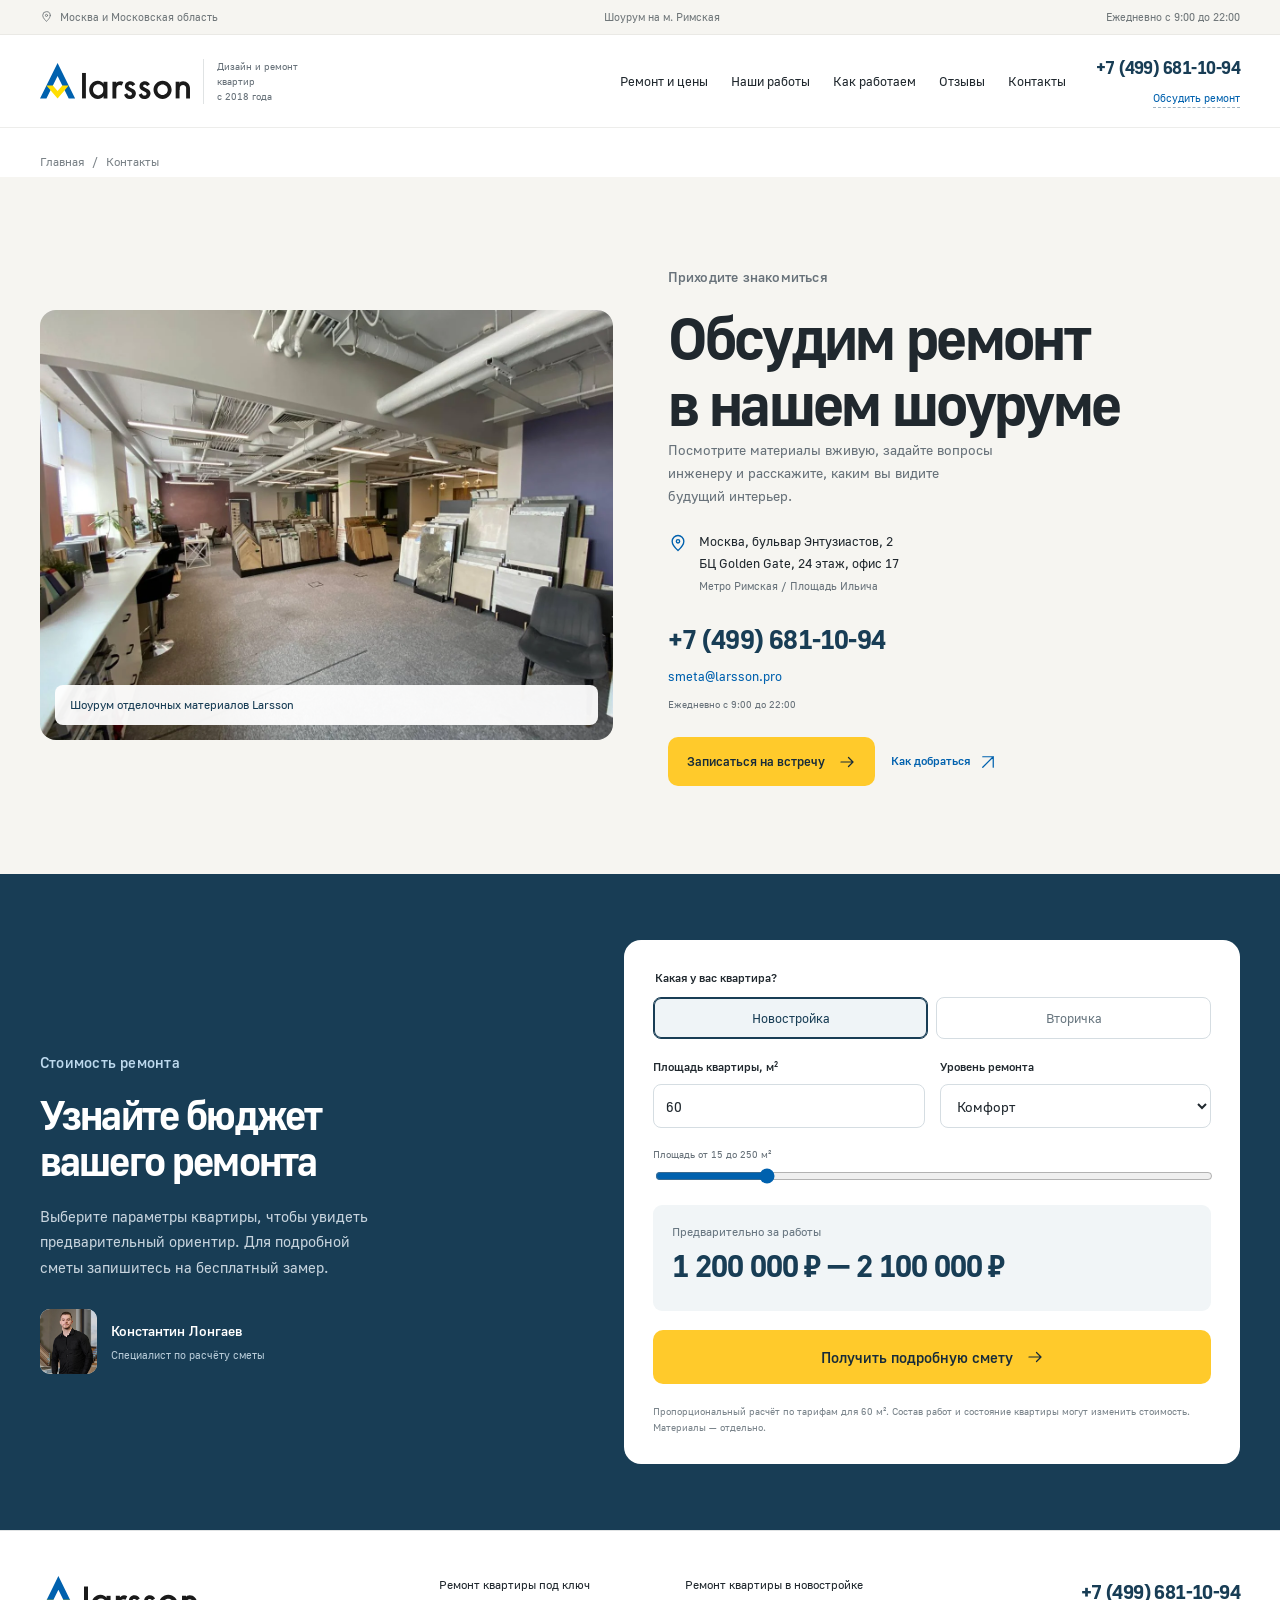
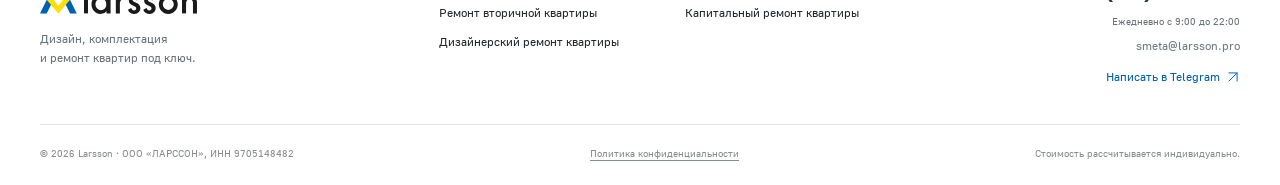
<file: kontakty/index.html>
<!doctype html><html lang="ru" data-metrika=""><head><meta charset="utf-8"><meta name="viewport" content="width=device-width,initial-scale=1"><meta name="theme-color" content="#183d55"><title>Контакты Larsson — ремонт квартир в Москве</title><meta name="description" content="Larsson. Москва, бульвар Энтузиастов, 2, БЦ Golden Gate. Запись в шоурум и на бесплатный замер, телефон и Telegram компании."><link rel="canonical" href="https://ulin-roman.github.io/larsson-remont/kontakty/"><meta property="og:type" content="website"><meta property="og:locale" content="ru_RU"><meta property="og:title" content="Контакты Larsson — ремонт квартир в Москве"><meta property="og:description" content="Larsson. Москва, бульвар Энтузиастов, 2, БЦ Golden Gate. Запись в шоурум и на бесплатный замер, телефон и Telegram компании."><meta property="og:url" content="https://ulin-roman.github.io/larsson-remont/kontakty/"><meta property="og:image" content="https://ulin-roman.github.io/larsson-remont/assets/projects/zilart-living.webp"><link rel="icon" type="image/svg+xml" href="../assets/mark.svg"><link rel="preload" as="font" type="font/woff2" href="../assets/fonts/golos-regular.woff2" crossorigin><link rel="stylesheet" href="../assets/site.css"><script src="../assets/site.js" defer></script><script type="application/ld+json">{"@context":"https://schema.org","@graph":[{"@type":"HomeAndConstructionBusiness","@id":"https://ulin-roman.github.io/larsson-remont/#company","name":"Larsson","url":"https://ulin-roman.github.io/larsson-remont/","telephone":"+74996811094","email":"smeta@larsson.pro","areaServed":["Москва","Московская область"],"address":{"@type":"PostalAddress","streetAddress":"бульвар Энтузиастов, 2","addressLocality":"Москва","addressCountry":"RU"}},{"@type":"WebPage","name":"Контакты Larsson — ремонт квартир в Москве","description":"Larsson. Москва, бульвар Энтузиастов, 2, БЦ Golden Gate. Запись в шоурум и на бесплатный замер, телефон и Telegram компании.","url":"https://ulin-roman.github.io/larsson-remont/kontakty/","inLanguage":"ru","isPartOf":{"@type":"WebSite","name":"Larsson","url":"https://ulin-roman.github.io/larsson-remont/"}}]}</script></head><body data-base="../"><a class="skip-link" href="#main">Перейти к содержанию</a><div class="topbar"><div class="container topbar-inner"><span><svg width="14" height="14" viewBox="0 0 24 24" fill="none" stroke="currentColor" stroke-width="1.65" stroke-linecap="round" stroke-linejoin="round" aria-hidden="true" focusable="false"><path d="M19 10c0 5-7 11-7 11S5 15 5 10a7 7 0 1 1 14 0Z"/><circle cx="12" cy="10" r="2"/></svg> Москва и Московская область</span><a href="https://yandex.com/maps/-/CPBy6J5r" target="_blank" rel="noopener">Шоурум на м. Римская</a><span>Ежедневно с 9:00 до 22:00</span></div></div><header class="site-header"><div class="container header-inner"><a class="brand" href="../" aria-label="Larsson — главная"><img src="../assets/logo.svg" alt="Larsson" class="" loading="lazy" decoding="async"><span class="brand-copy">Дизайн и ремонт квартир<br>с 2018 года</span></a><nav class="main-nav" id="main-nav" aria-label="Основная навигация"><a href="../#stoimost">Ремонт и цены</a><a href="../portfolio/">Наши работы</a><a href="../#process">Как работаем</a><a href="../#reviews">Отзывы</a><a href="../kontakty/">Контакты</a></nav><div class="header-contact"><a class="phone" href="tel:+74996811094" data-action="phone">+7 (499) 681-10-94</a><button class="callback-link js-quote" type="button">Обсудить ремонт</button></div><button class="menu-toggle" type="button" aria-expanded="false" aria-controls="main-nav" aria-label="Открыть меню"><svg width="22" height="22" viewBox="0 0 24 24" fill="none" stroke="currentColor" stroke-width="1.65" stroke-linecap="round" stroke-linejoin="round" aria-hidden="true" focusable="false"><path d="M4 7h16M4 12h16M4 17h16"/></svg></button></div></header><main id="main"><nav class="breadcrumb container" aria-label="Хлебные крошки"><a href="../">Главная</a><span>/</span><span aria-current="page">Контакты</span></nav><section class="section contact-section" id="contacts"><div class="container contact-grid"><figure class="showroom-photo"><img src="../assets/company/showroom.webp" alt="Образцы плитки, напольных покрытий и отделочных материалов в шоуруме Larsson" class="" loading="lazy" decoding="async"><figcaption>Шоурум отделочных материалов Larsson</figcaption></figure><div class="contact-card"><p class="kicker">Приходите знакомиться</p><h1 class="page-title">Обсудим ремонт<br>в нашем шоуруме</h1><p>Посмотрите материалы вживую, задайте вопросы инженеру и расскажите, каким вы видите будущий интерьер.</p><address><svg width="20" height="20" viewBox="0 0 24 24" fill="none" stroke="currentColor" stroke-width="1.65" stroke-linecap="round" stroke-linejoin="round" aria-hidden="true" focusable="false"><path d="M19 10c0 5-7 11-7 11S5 15 5 10a7 7 0 1 1 14 0Z"/><circle cx="12" cy="10" r="2"/></svg><span>Москва, бульвар Энтузиастов, 2<br>БЦ Golden Gate, 24 этаж, офис 17<br><small>Метро Римская / Площадь Ильича</small></span></address><div class="contact-links"><a class="phone" href="tel:+74996811094" data-action="phone">+7 (499) 681-10-94</a><a href="mailto:smeta@larsson.pro" data-action="email">smeta@larsson.pro</a></div><p class="contact-hours">Ежедневно с 9:00 до 22:00</p><div class="contact-buttons"><button type="button" class="btn btn-primary js-quote" data-service="" data-action="estimate">Записаться на встречу<svg width="18" height="18" viewBox="0 0 24 24" fill="none" stroke="currentColor" stroke-width="1.65" stroke-linecap="round" stroke-linejoin="round" aria-hidden="true" focusable="false"><path d="M4 12h16m-6-6 6 6-6 6"/></svg></button><a class="text-link" href="https://yandex.com/maps/-/CPBy6J5r" target="_blank" rel="noopener">Как добраться <svg width="16" height="16" viewBox="0 0 24 24" fill="none" stroke="currentColor" stroke-width="1.65" stroke-linecap="round" stroke-linejoin="round" aria-hidden="true" focusable="false"><path d="M5 19 19 5M5 5h14v14"/></svg></a></div></div></div></section><section class="budget-section" id="raschet"><div class="container budget-grid"><div class="budget-intro"><p class="kicker">Стоимость ремонта</p><h2>Узнайте бюджет<br>вашего ремонта</h2><p>Выберите параметры квартиры, чтобы увидеть предварительный ориентир. Для подробной сметы запишитесь на бесплатный замер.</p><div class="budget-expert"><img src="../assets/company/engineer.webp" alt="Константин Лонгаев из команды Larsson в шоуруме отделочных материалов" class="" loading="lazy" decoding="async"><div><strong>Константин Лонгаев</strong><span>Специалист по расчёту сметы</span></div></div></div><form class="budget-form" id="budget-form"><fieldset class="object-choice"><legend>Какая у вас квартира?</legend><label><input type="radio" name="property" value="novostroyka" checked><span>Новостройка</span></label><label><input type="radio" name="property" value="vtorichka"><span>Вторичка</span></label></fieldset><div class="budget-fields"><label class="input-label" for="budget-area">Площадь квартиры, м²<input id="budget-area" name="area" type="number" min="15" max="250" step="1" value="60" inputmode="numeric" required></label><label class="input-label" for="budget-level">Уровень ремонта<select id="budget-level" name="level"><option value="comfort">Комфорт</option><option value="premium">Премиум</option></select></label></div><label class="range-label" for="budget-range">Площадь от 15 до 250 м²</label><input id="budget-range" type="range" min="15" max="250" value="60" aria-label="Площадь квартиры в квадратных метрах"><div class="budget-result" aria-live="polite" aria-atomic="true"><span>Предварительно за работы</span><strong><span id="budget-low">1 200 000 ₽</span> — <span id="budget-high">2 100 000 ₽</span></strong></div><button type="submit" class="btn btn-primary">Получить подробную смету <svg width="18" height="18" viewBox="0 0 24 24" fill="none" stroke="currentColor" stroke-width="1.65" stroke-linecap="round" stroke-linejoin="round" aria-hidden="true" focusable="false"><path d="M4 12h16m-6-6 6 6-6 6"/></svg></button><p class="budget-disclaimer">Пропорциональный расчёт по тарифам для 60 м². Состав работ и состояние квартиры могут изменить стоимость. Материалы — отдельно.</p><noscript><a class="text-link" href="https://larsson-remont.ru/ver_3.3/remont-kvartir-pod-kluch_copy.php#calc">Открыть калькулятор Larsson</a></noscript></form></div></section></main><footer class="site-footer"><div class="container footer-main"><div class="footer-brand"><a href="../" aria-label="Larsson — главная"><img src="../assets/logo.svg" alt="Larsson" class="" loading="lazy" decoding="async"></a><p>Дизайн, комплектация<br>и ремонт квартир под ключ.</p></div><nav class="footer-nav" aria-label="Услуги"><a href="../remont-kvartiry-pod-klyuch/">Ремонт квартиры под ключ</a><a href="../remont-v-novostroyke/">Ремонт квартиры в новостройке</a><a href="../remont-vtorichnogo-zhilya/">Ремонт вторичной квартиры</a><a href="../kapitalnyy-remont-kvartiry/">Капитальный ремонт квартиры</a><a href="../dizaynerskiy-remont-kvartiry/">Дизайнерский ремонт квартиры</a></nav><div class="footer-contact"><a class="phone" href="tel:+74996811094" data-action="phone">+7 (499) 681-10-94</a><span>Ежедневно с 9:00 до 22:00</span><a href="mailto:smeta@larsson.pro" data-action="email">smeta@larsson.pro</a><a href="https://t.me/LarssonRemont" target="_blank" rel="noopener" data-action="telegram">Написать в Telegram <svg width="14" height="14" viewBox="0 0 24 24" fill="none" stroke="currentColor" stroke-width="1.65" stroke-linecap="round" stroke-linejoin="round" aria-hidden="true" focusable="false"><path d="M5 19 19 5M5 5h14v14"/></svg></a></div></div><div class="container footer-bottom"><span>© 2026 Larsson · ООО «ЛАРССОН», ИНН 9705148482</span><a href="https://larsson-remont.ru/politica/" target="_blank" rel="noopener">Политика конфиденциальности</a><span>Стоимость рассчитывается индивидуально.</span></div></footer><div class="mobile-bar"><a href="tel:+74996811094" data-action="phone"><svg width="18" height="18" viewBox="0 0 24 24" fill="none" stroke="currentColor" stroke-width="1.65" stroke-linecap="round" stroke-linejoin="round" aria-hidden="true" focusable="false"><path d="m7 3 3 5-3 2a13 13 0 0 0 7 7l2-3 5 3v3c0 1-1 1-2 1C10 20 4 14 3 5c0-1 0-2 1-2h3Z"/></svg>Позвонить</a><button type="button" class="btn btn-primary js-quote" data-service="" data-action="estimate">Узнать стоимость<svg width="18" height="18" viewBox="0 0 24 24" fill="none" stroke="currentColor" stroke-width="1.65" stroke-linecap="round" stroke-linejoin="round" aria-hidden="true" focusable="false"><path d="M4 12h16m-6-6 6 6-6 6"/></svg></button></div><dialog id="quote-dialog" aria-labelledby="quote-title"><div class="quote-dialog-inner"><div class="dialog-header"><div><span class="kicker">Бесплатный расчёт</span><h2 id="quote-title">Рассчитаем ремонт вашей квартиры</h2></div><button type="button" class="close-dialog round-button" data-close-dialog aria-label="Закрыть расчёт"><svg width="22" height="22" viewBox="0 0 24 24" fill="none" stroke="currentColor" stroke-width="1.65" stroke-linecap="round" stroke-linejoin="round" aria-hidden="true" focusable="false"><path d="m5 5 14 14M19 5 5 19"/></svg></button></div><div class="quote-loading" role="status">Загружаем калькулятор Larsson…</div><iframe class="quote-frame" data-src="https://quiz.marquiz.ru/63ea2ab4ad7b370042c779b7" title="Калькулятор стоимости ремонта Larsson" loading="lazy" referrerpolicy="strict-origin-when-cross-origin"></iframe><a class="quote-fallback" href="https://quiz.marquiz.ru/63ea2ab4ad7b370042c779b7" target="_blank" rel="noopener">Открыть расчёт в отдельной вкладке <svg width="14" height="14" viewBox="0 0 24 24" fill="none" stroke="currentColor" stroke-width="1.65" stroke-linecap="round" stroke-linejoin="round" aria-hidden="true" focusable="false"><path d="M5 19 19 5M5 5h14v14"/></svg></a></div></dialog><dialog id="project-dialog" aria-labelledby="gallery-title"><div class="dialog-header"><h2 class="gallery-title" id="gallery-title">Фотографии проекта</h2><button type="button" class="close-dialog round-button" data-close-dialog aria-label="Закрыть проект"><svg width="22" height="22" viewBox="0 0 24 24" fill="none" stroke="currentColor" stroke-width="1.65" stroke-linecap="round" stroke-linejoin="round" aria-hidden="true" focusable="false"><path d="m5 5 14 14M19 5 5 19"/></svg></button></div><div class="gallery-layout"><div><div class="gallery-main"><img class="gallery-photo" alt=""><button class="round-button gallery-prev" type="button" aria-label="Предыдущее фото"><svg width="20" height="20" viewBox="0 0 24 24" fill="none" stroke="currentColor" stroke-width="1.65" stroke-linecap="round" stroke-linejoin="round" aria-hidden="true" focusable="false"><path d="M20 12H4m6-6-6 6 6 6"/></svg></button><button class="round-button gallery-next" type="button" aria-label="Следующее фото"><svg width="20" height="20" viewBox="0 0 24 24" fill="none" stroke="currentColor" stroke-width="1.65" stroke-linecap="round" stroke-linejoin="round" aria-hidden="true" focusable="false"><path d="M4 12h16m-6-6 6 6-6 6"/></svg></button><span class="gallery-counter" aria-live="polite"></span></div><div class="gallery-thumbs" aria-label="Фотографии проекта"></div></div><div class="gallery-side"><span class="gallery-area"></span><p class="gallery-description"></p><button type="button" class="btn btn-primary js-quote">Хочу такой ремонт <svg width="16" height="16" viewBox="0 0 24 24" fill="none" stroke="currentColor" stroke-width="1.65" stroke-linecap="round" stroke-linejoin="round" aria-hidden="true" focusable="false"><path d="M4 12h16m-6-6 6 6-6 6"/></svg></button></div></div></dialog><dialog id="compare-dialog" aria-label="Фотографии до и после отделки"><div class="dialog-header"><h2>Было и стало</h2><button class="round-button close-dialog" data-close-dialog type="button" aria-label="Закрыть фотографии"><svg width="22" height="22" viewBox="0 0 24 24" fill="none" stroke="currentColor" stroke-width="1.65" stroke-linecap="round" stroke-linejoin="round" aria-hidden="true" focusable="false"><path d="m5 5 14 14M19 5 5 19"/></svg></button></div><div class="compare-full"></div></dialog><script type="application/json" id="project-data">[{"slug":"novoslobodskaya","title":"Квартира на Новослободской","area":117,"location":"Москва","type":"Ремонт квартиры","description":"Кухня-гостиная с мягким освещением, спальня и санузел в спокойной тёмной палитре. Фотографии завершённого объекта.","scope":["Кухня-гостиная","Спальня","Ванная комната"],"images":["assets/projects/novoslobodskaya-living.webp","assets/projects/novoslobodskaya-kitchen.webp","assets/projects/novoslobodskaya-bedroom.webp","assets/projects/novoslobodskaya-bathroom.webp"],"imageAlts":["Гостиная с диваном и зелёным креслом на Новослободской","Кухня и обеденный стол в квартире на Новослободской","Спальня с подсветкой за изголовьем","Ванная с отделкой под дерево и подвесной сантехникой"],"sourceUrls":["https://drive.google.com/drive/folders/1e4UJ8I5VGkT_5k3PnViDSbh2BKvnxF2_","https://drive.google.com/drive/folders/1YvVqZy7x81WEGcICxsfQnKwJR-Jkzr84"]},{"slug":"zilart","title":"ЖК «ЗИЛАРТ»","area":54,"location":"Москва","type":"Ремонт квартиры","description":"Светлая гостиная с диваном, кухня с островом и отдельностоящая ванна у окна. Фотографии завершённого объекта.","scope":["Кухня-гостиная","Спальня","Ванная комната"],"images":["assets/projects/zilart-living.webp","assets/projects/zilart-bedroom.webp","assets/projects/zilart-bathroom.webp","assets/projects/zilart-kitchen.webp"],"imageAlts":["Гостиная с серым диваном и кухней в ЖК ЗИЛАРТ","Спальня со светлыми панелями за кроватью","Ванная комната с отдельностоящей ванной у окна","Кухонный остров с барными стульями"],"sourceUrls":["https://drive.google.com/drive/folders/1woj2HhR2XOE_Xk3Xw5FPPJql8K5y4a1o","https://drive.google.com/drive/folders/1pWJpdm7DLoae3mBZoqiqTqwAgYrD4JSm"]},{"slug":"vtb-arena","title":"ЖК «ВТБ Арена Парк»","area":155,"rooms":3,"location":"Москва","type":"Капитальный ремонт по дизайн-проекту","description":"Квартира в стиле лофт с кирпичом, открытым потолком и яркими цветовыми акцентами. Выполнены перепланировка, вентиляция и кондиционирование.","scope":["Перепланировка и перегородки","Кирпич, окраска стен и плитка","Вентиляция и кондиционирование","Отделка массивом дерева"],"duration":187,"price":3118000,"priceNote":"Сумма конкретного объекта из описания проекта, подготовленного в 2025 году. Состав материалов в документе не уточнён.","images":["assets/projects/vtb-arena-living.webp","assets/projects/vtb-arena-kitchen.webp","assets/projects/vtb-arena-bedroom.webp","assets/projects/vtb-arena-bathroom.webp"],"imageAlts":["Кухня-гостиная в стиле лофт с большими окнами в ЖК ВТБ Арена Парк","Бирюзовая кухня с накладной белой раковиной","Спальня с кирпичной стеной и зеркалом","Ванная комната с белой плиткой и подвесным светильником"],"sourceUrls":["https://drive.google.com/drive/folders/1QKAMjSjXLJs7zF5xgqFXGuvabIKmj_iF","https://drive.google.com/drive/folders/16P_4LPQnKU_22WVrkuZ8Qygcx1PK9OAO","https://docs.google.com/document/d/1KRFtrRLHGxn7pUB2Uc5b6Gyb1oJ2IGObiiQQN2yfy8s/edit"],"video":"https://youtu.be/-ojYv9pYKTU"},{"slug":"korovinskoe","title":"Коровинское шоссе","area":39,"location":"Москва","type":"Ремонт квартиры","description":"Компактная квартира в графитовых оттенках. В подборке показаны готовые гостиная, спальня, кухня и санузел.","scope":["Гостиная","Спальня","Кухня","Санузел"],"images":["assets/projects/korovinskoe-living.webp","assets/projects/korovinskoe-bedroom.webp","assets/projects/korovinskoe-kitchen.webp","assets/projects/korovinskoe-bathroom.webp"],"imageAlts":["Гостиная с угловым диваном на Коровинском шоссе","Спальная зона со стеклянной перегородкой","Кухня с тёмным смесителем и светлым фартуком","Ванная комната с душевой и тёмными фасадами"],"sourceUrls":["https://drive.google.com/drive/folders/1zgvrybsQPTn2obcE45ISbVzqB6cCfXGF","https://drive.google.com/drive/folders/1sEueRdlcqVq-HpSu-S1t2PtSOaag_7YR"]}]</script></body></html>
</file>
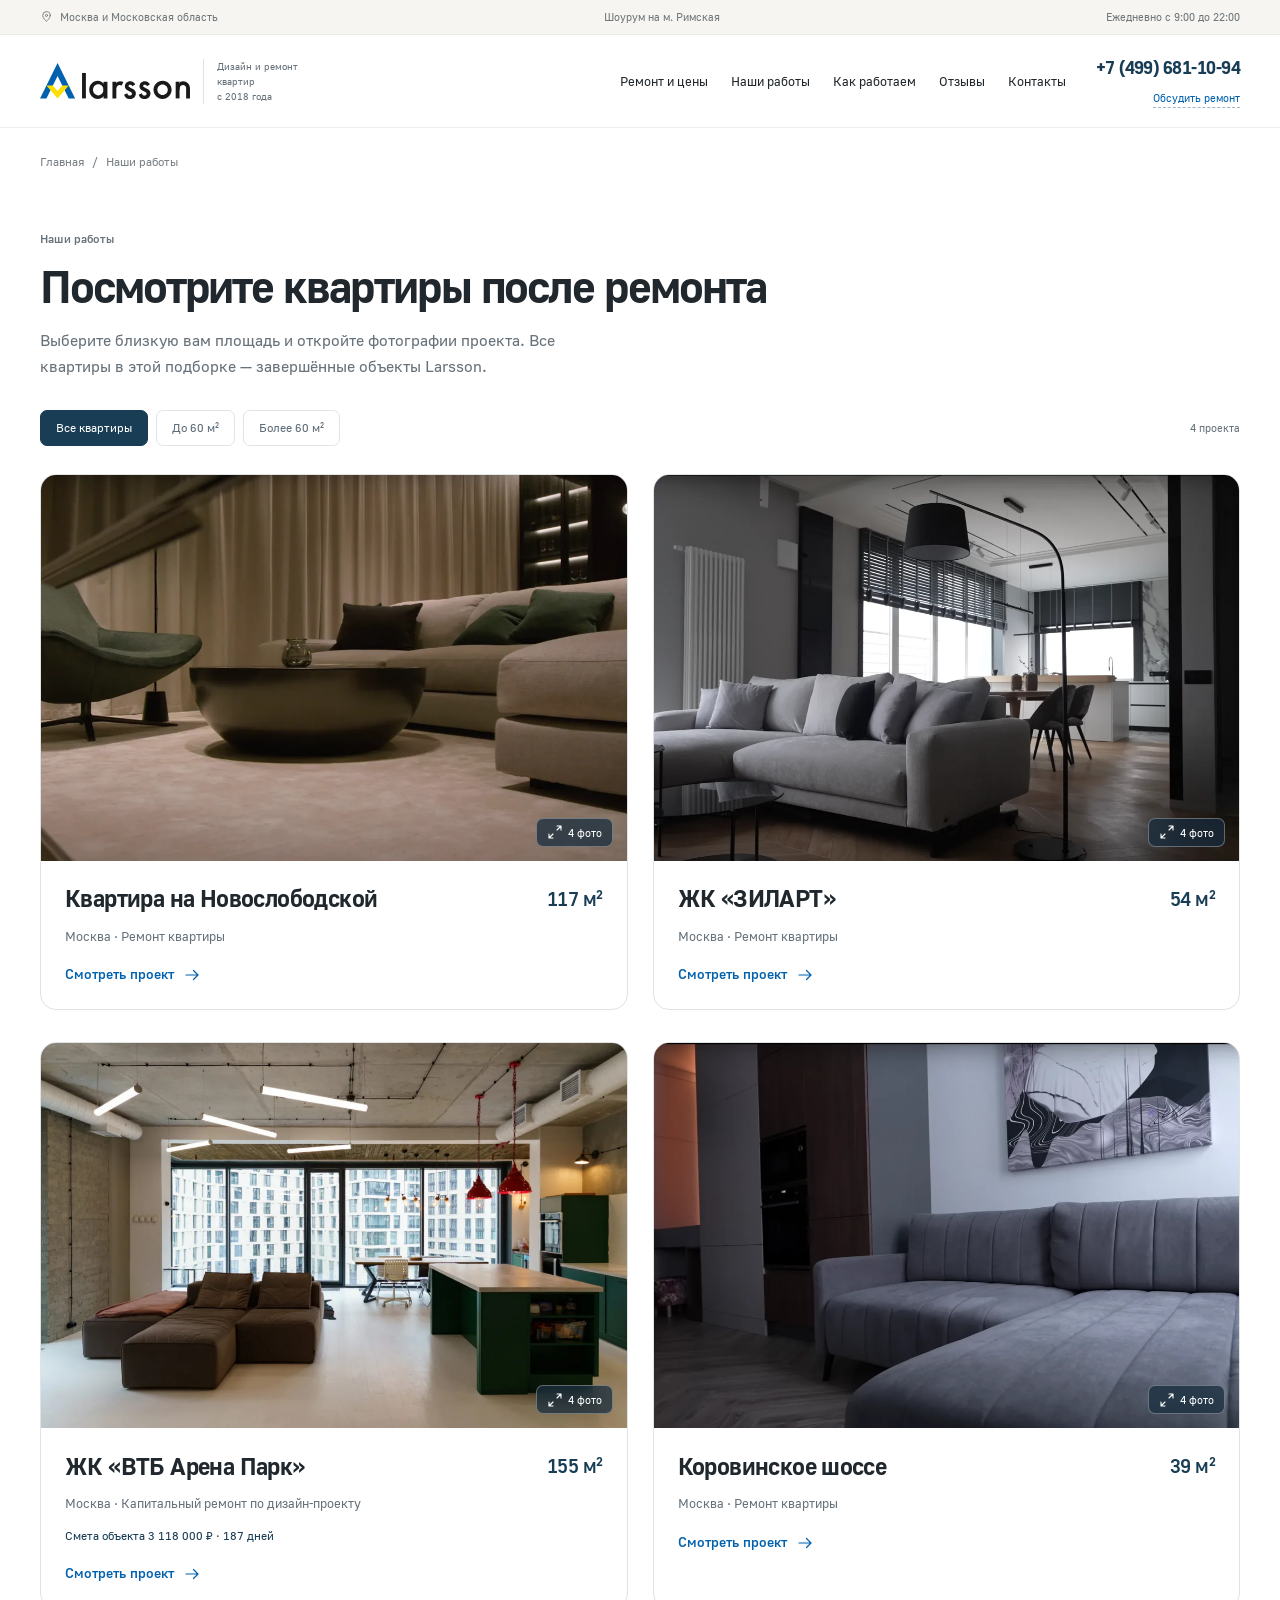
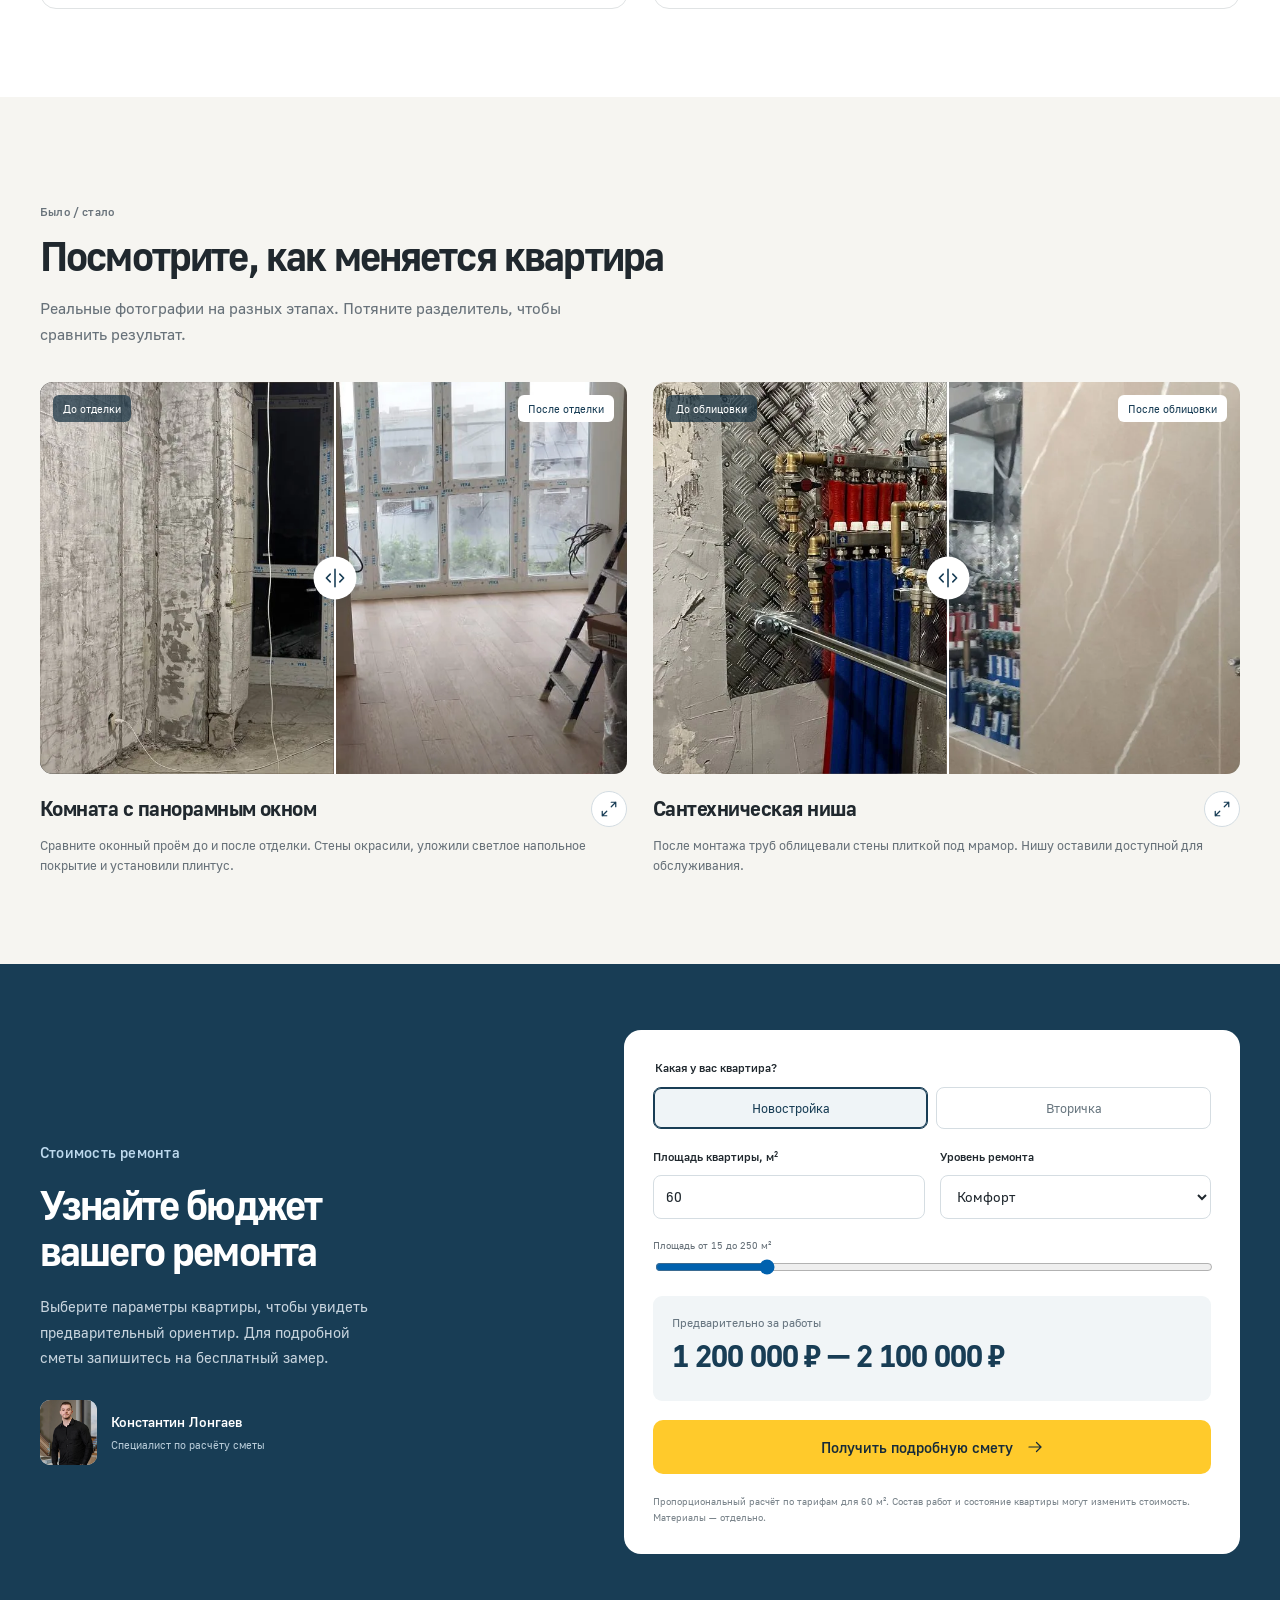
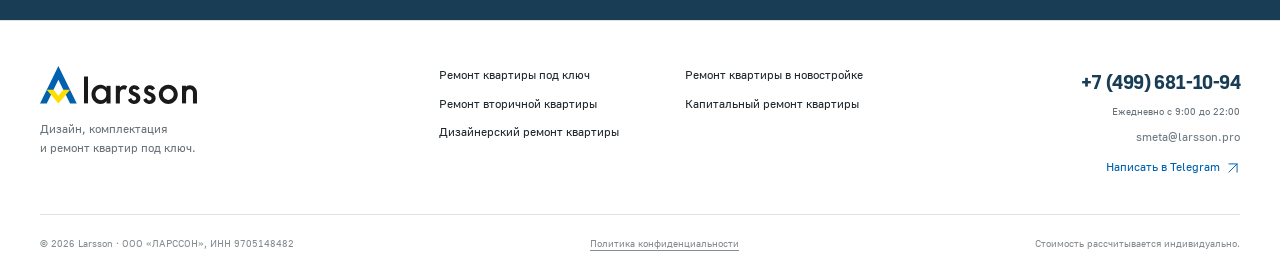
<file: portfolio/index.html>
<!doctype html><html lang="ru" data-metrika=""><head><meta charset="utf-8"><meta name="viewport" content="width=device-width,initial-scale=1"><meta name="theme-color" content="#183d55"><title>Наши работы — ремонт квартир Larsson в Москве</title><meta name="description" content="Завершённые ремонты квартир Larsson с фотографиями кухни, спальни, санузла и гостиной. Проекты разной площади и реальные этапы до и после отделки."><link rel="canonical" href="https://ulin-roman.github.io/larsson-remont/portfolio/"><meta property="og:type" content="website"><meta property="og:locale" content="ru_RU"><meta property="og:title" content="Наши работы — ремонт квартир Larsson в Москве"><meta property="og:description" content="Завершённые ремонты квартир Larsson с фотографиями кухни, спальни, санузла и гостиной. Проекты разной площади и реальные этапы до и после отделки."><meta property="og:url" content="https://ulin-roman.github.io/larsson-remont/portfolio/"><meta property="og:image" content="https://ulin-roman.github.io/larsson-remont/assets/projects/zilart-living.webp"><link rel="icon" type="image/svg+xml" href="../assets/mark.svg"><link rel="preload" as="font" type="font/woff2" href="../assets/fonts/golos-regular.woff2" crossorigin><link rel="stylesheet" href="../assets/site.css"><script src="../assets/site.js" defer></script><script type="application/ld+json">{"@context":"https://schema.org","@graph":[{"@type":"HomeAndConstructionBusiness","@id":"https://ulin-roman.github.io/larsson-remont/#company","name":"Larsson","url":"https://ulin-roman.github.io/larsson-remont/","telephone":"+74996811094","email":"smeta@larsson.pro","areaServed":["Москва","Московская область"],"address":{"@type":"PostalAddress","streetAddress":"бульвар Энтузиастов, 2","addressLocality":"Москва","addressCountry":"RU"}},{"@type":"WebPage","name":"Наши работы — ремонт квартир Larsson в Москве","description":"Завершённые ремонты квартир Larsson с фотографиями кухни, спальни, санузла и гостиной. Проекты разной площади и реальные этапы до и после отделки.","url":"https://ulin-roman.github.io/larsson-remont/portfolio/","inLanguage":"ru","isPartOf":{"@type":"WebSite","name":"Larsson","url":"https://ulin-roman.github.io/larsson-remont/"}}]}</script></head><body data-base="../"><a class="skip-link" href="#main">Перейти к содержанию</a><div class="topbar"><div class="container topbar-inner"><span><svg width="14" height="14" viewBox="0 0 24 24" fill="none" stroke="currentColor" stroke-width="1.65" stroke-linecap="round" stroke-linejoin="round" aria-hidden="true" focusable="false"><path d="M19 10c0 5-7 11-7 11S5 15 5 10a7 7 0 1 1 14 0Z"/><circle cx="12" cy="10" r="2"/></svg> Москва и Московская область</span><a href="https://yandex.com/maps/-/CPBy6J5r" target="_blank" rel="noopener">Шоурум на м. Римская</a><span>Ежедневно с 9:00 до 22:00</span></div></div><header class="site-header"><div class="container header-inner"><a class="brand" href="../" aria-label="Larsson — главная"><img src="../assets/logo.svg" alt="Larsson" class="" loading="lazy" decoding="async"><span class="brand-copy">Дизайн и ремонт квартир<br>с 2018 года</span></a><nav class="main-nav" id="main-nav" aria-label="Основная навигация"><a href="../#stoimost">Ремонт и цены</a><a href="../portfolio/">Наши работы</a><a href="../#process">Как работаем</a><a href="../#reviews">Отзывы</a><a href="../kontakty/">Контакты</a></nav><div class="header-contact"><a class="phone" href="tel:+74996811094" data-action="phone">+7 (499) 681-10-94</a><button class="callback-link js-quote" type="button">Обсудить ремонт</button></div><button class="menu-toggle" type="button" aria-expanded="false" aria-controls="main-nav" aria-label="Открыть меню"><svg width="22" height="22" viewBox="0 0 24 24" fill="none" stroke="currentColor" stroke-width="1.65" stroke-linecap="round" stroke-linejoin="round" aria-hidden="true" focusable="false"><path d="M4 7h16M4 12h16M4 17h16"/></svg></button></div></header><main id="main"><nav class="breadcrumb container" aria-label="Хлебные крошки"><a href="../">Главная</a><span>/</span><span aria-current="page">Наши работы</span></nav><section class="container page-intro"><div class="section-head"><div><p class="kicker">Наши работы</p><h1 class="page-title">Посмотрите квартиры после ремонта</h1><p>Выберите близкую вам площадь и откройте фотографии проекта. Все квартиры в этой подборке — завершённые объекты Larsson.</p></div></div></section><section class="section container" id="projects"><div class="portfolio-tools"><div class="filter-buttons" role="group" aria-label="Фильтр по площади"><button type="button" data-filter="all" aria-pressed="true">Все квартиры</button><button type="button" data-filter="compact" aria-pressed="false">До 60 м²</button><button type="button" data-filter="spacious" aria-pressed="false">Более 60 м²</button></div><span id="project-result-count">4 проекта</span></div><div class="projects-grid"><article class="project-card" data-area="117"><button type="button" class="project-cover js-project" data-project="0" aria-label="Посмотреть проект — Квартира на Новослободской"><img src="../assets/projects/novoslobodskaya-living.webp" alt="Гостиная с диваном и зелёным креслом на Новослободской" class="" loading="lazy" decoding="async"><span class="project-count"><svg width="16" height="16" viewBox="0 0 24 24" fill="none" stroke="currentColor" stroke-width="1.65" stroke-linecap="round" stroke-linejoin="round" aria-hidden="true" focusable="false"><path d="M15 3h6v6m0-6-6 6M9 21H3v-6m0 6 6-6"/></svg> 4 фото</span></button><div class="project-info"><div class="project-title-row"><h3><a href="../proekt-novoslobodskaya/">Квартира на Новослободской</a></h3><span class="project-area">117 м²</span></div><p class="project-meta">Москва · Ремонт квартиры</p><button type="button" class="text-link js-project" data-project="0">Смотреть проект <svg width="17" height="17" viewBox="0 0 24 24" fill="none" stroke="currentColor" stroke-width="1.65" stroke-linecap="round" stroke-linejoin="round" aria-hidden="true" focusable="false"><path d="M4 12h16m-6-6 6 6-6 6"/></svg></button></div></article><article class="project-card" data-area="54"><button type="button" class="project-cover js-project" data-project="1" aria-label="Посмотреть проект — ЖК «ЗИЛАРТ»"><img src="../assets/projects/zilart-living.webp" alt="Гостиная с серым диваном и кухней в ЖК ЗИЛАРТ" class="" loading="lazy" decoding="async"><span class="project-count"><svg width="16" height="16" viewBox="0 0 24 24" fill="none" stroke="currentColor" stroke-width="1.65" stroke-linecap="round" stroke-linejoin="round" aria-hidden="true" focusable="false"><path d="M15 3h6v6m0-6-6 6M9 21H3v-6m0 6 6-6"/></svg> 4 фото</span></button><div class="project-info"><div class="project-title-row"><h3><a href="../proekt-zilart/">ЖК «ЗИЛАРТ»</a></h3><span class="project-area">54 м²</span></div><p class="project-meta">Москва · Ремонт квартиры</p><button type="button" class="text-link js-project" data-project="1">Смотреть проект <svg width="17" height="17" viewBox="0 0 24 24" fill="none" stroke="currentColor" stroke-width="1.65" stroke-linecap="round" stroke-linejoin="round" aria-hidden="true" focusable="false"><path d="M4 12h16m-6-6 6 6-6 6"/></svg></button></div></article><article class="project-card" data-area="155"><button type="button" class="project-cover js-project" data-project="2" aria-label="Посмотреть проект — ЖК «ВТБ Арена Парк»"><img src="../assets/projects/vtb-arena-living.webp" alt="Кухня-гостиная в стиле лофт с большими окнами в ЖК ВТБ Арена Парк" class="" loading="lazy" decoding="async"><span class="project-count"><svg width="16" height="16" viewBox="0 0 24 24" fill="none" stroke="currentColor" stroke-width="1.65" stroke-linecap="round" stroke-linejoin="round" aria-hidden="true" focusable="false"><path d="M15 3h6v6m0-6-6 6M9 21H3v-6m0 6 6-6"/></svg> 4 фото</span></button><div class="project-info"><div class="project-title-row"><h3><a href="../proekt-vtb-arena/">ЖК «ВТБ Арена Парк»</a></h3><span class="project-area">155 м²</span></div><p class="project-meta">Москва · Капитальный ремонт по дизайн-проекту</p><p class="project-case-price">Смета объекта 3 118 000 ₽ · 187 дней</p><button type="button" class="text-link js-project" data-project="2">Смотреть проект <svg width="17" height="17" viewBox="0 0 24 24" fill="none" stroke="currentColor" stroke-width="1.65" stroke-linecap="round" stroke-linejoin="round" aria-hidden="true" focusable="false"><path d="M4 12h16m-6-6 6 6-6 6"/></svg></button></div></article><article class="project-card" data-area="39"><button type="button" class="project-cover js-project" data-project="3" aria-label="Посмотреть проект — Коровинское шоссе"><img src="../assets/projects/korovinskoe-living.webp" alt="Гостиная с угловым диваном на Коровинском шоссе" class="" loading="lazy" decoding="async"><span class="project-count"><svg width="16" height="16" viewBox="0 0 24 24" fill="none" stroke="currentColor" stroke-width="1.65" stroke-linecap="round" stroke-linejoin="round" aria-hidden="true" focusable="false"><path d="M15 3h6v6m0-6-6 6M9 21H3v-6m0 6 6-6"/></svg> 4 фото</span></button><div class="project-info"><div class="project-title-row"><h3><a href="../proekt-korovinskoe/">Коровинское шоссе</a></h3><span class="project-area">39 м²</span></div><p class="project-meta">Москва · Ремонт квартиры</p><button type="button" class="text-link js-project" data-project="3">Смотреть проект <svg width="17" height="17" viewBox="0 0 24 24" fill="none" stroke="currentColor" stroke-width="1.65" stroke-linecap="round" stroke-linejoin="round" aria-hidden="true" focusable="false"><path d="M4 12h16m-6-6 6 6-6 6"/></svg></button></div></article></div></section><section class="section compare-section"><div class="container"><div class="section-head"><div><p class="kicker">Было / стало</p><h2>Посмотрите, как меняется квартира</h2><p>Реальные фотографии на разных этапах. Потяните разделитель, чтобы сравнить результат.</p></div></div><div class="compare-grid"><article class="comparison-card" id="comparison-0"><div class="comparison" style="--position:50%"><img src="../assets/works/backup-aivazovskogo-after.webp" alt="Та же комната со светлым полом, окрашенными стенами и плинтусом" class="compare-after" loading="lazy" decoding="async"><img src="../assets/works/backup-aivazovskogo-before.webp" alt="Комната с бетонным полом и неотделанными стенами у окна" class="compare-before" loading="lazy" decoding="async"><span class="compare-label before">До отделки</span><span class="compare-label after">После отделки</span><span class="compare-handle" aria-hidden="true"><svg width="23" height="23" viewBox="0 0 24 24" fill="none" stroke="currentColor" stroke-width="1.65" stroke-linecap="round" stroke-linejoin="round" aria-hidden="true" focusable="false"><path d="m7 8-4 4 4 4m10-8 4 4-4 4M12 3v18"/></svg></span><input class="compare-range" type="range" min="0" max="100" value="50" aria-label="Сравнить фотографии — Комната с панорамным окном"></div><div class="comparison-title"><h3>Комната с панорамным окном</h3><button class="round-button js-compare" data-compare="0" type="button" aria-label="Открыть фотографии целиком"><svg width="18" height="18" viewBox="0 0 24 24" fill="none" stroke="currentColor" stroke-width="1.65" stroke-linecap="round" stroke-linejoin="round" aria-hidden="true" focusable="false"><path d="M15 3h6v6m0-6-6 6M9 21H3v-6m0 6 6-6"/></svg></button></div><p>Сравните оконный проём до и после отделки. Стены окрасили, уложили светлое напольное покрытие и установили плинтус.</p></article><article class="comparison-card" id="comparison-1"><div class="comparison" style="--position:50%"><img src="../assets/works/backup-bathroom-after.webp" alt="Стена с облицовкой и открытым доступом к тому же узлу" class="compare-after" loading="lazy" decoding="async"><img src="../assets/works/backup-bathroom-before.webp" alt="Открытый узел водоснабжения перед укладкой плитки" class="compare-before" loading="lazy" decoding="async"><span class="compare-label before">До облицовки</span><span class="compare-label after">После облицовки</span><span class="compare-handle" aria-hidden="true"><svg width="23" height="23" viewBox="0 0 24 24" fill="none" stroke="currentColor" stroke-width="1.65" stroke-linecap="round" stroke-linejoin="round" aria-hidden="true" focusable="false"><path d="m7 8-4 4 4 4m10-8 4 4-4 4M12 3v18"/></svg></span><input class="compare-range" type="range" min="0" max="100" value="50" aria-label="Сравнить фотографии — Сантехническая ниша"></div><div class="comparison-title"><h3>Сантехническая ниша</h3><button class="round-button js-compare" data-compare="1" type="button" aria-label="Открыть фотографии целиком"><svg width="18" height="18" viewBox="0 0 24 24" fill="none" stroke="currentColor" stroke-width="1.65" stroke-linecap="round" stroke-linejoin="round" aria-hidden="true" focusable="false"><path d="M15 3h6v6m0-6-6 6M9 21H3v-6m0 6 6-6"/></svg></button></div><p>После монтажа труб облицевали стены плиткой под мрамор. Нишу оставили доступной для обслуживания.</p></article></div></div></section><section class="budget-section" id="raschet"><div class="container budget-grid"><div class="budget-intro"><p class="kicker">Стоимость ремонта</p><h2>Узнайте бюджет<br>вашего ремонта</h2><p>Выберите параметры квартиры, чтобы увидеть предварительный ориентир. Для подробной сметы запишитесь на бесплатный замер.</p><div class="budget-expert"><img src="../assets/company/engineer.webp" alt="Константин Лонгаев из команды Larsson в шоуруме отделочных материалов" class="" loading="lazy" decoding="async"><div><strong>Константин Лонгаев</strong><span>Специалист по расчёту сметы</span></div></div></div><form class="budget-form" id="budget-form"><fieldset class="object-choice"><legend>Какая у вас квартира?</legend><label><input type="radio" name="property" value="novostroyka" checked><span>Новостройка</span></label><label><input type="radio" name="property" value="vtorichka"><span>Вторичка</span></label></fieldset><div class="budget-fields"><label class="input-label" for="budget-area">Площадь квартиры, м²<input id="budget-area" name="area" type="number" min="15" max="250" step="1" value="60" inputmode="numeric" required></label><label class="input-label" for="budget-level">Уровень ремонта<select id="budget-level" name="level"><option value="comfort">Комфорт</option><option value="premium">Премиум</option></select></label></div><label class="range-label" for="budget-range">Площадь от 15 до 250 м²</label><input id="budget-range" type="range" min="15" max="250" value="60" aria-label="Площадь квартиры в квадратных метрах"><div class="budget-result" aria-live="polite" aria-atomic="true"><span>Предварительно за работы</span><strong><span id="budget-low">1 200 000 ₽</span> — <span id="budget-high">2 100 000 ₽</span></strong></div><button type="submit" class="btn btn-primary">Получить подробную смету <svg width="18" height="18" viewBox="0 0 24 24" fill="none" stroke="currentColor" stroke-width="1.65" stroke-linecap="round" stroke-linejoin="round" aria-hidden="true" focusable="false"><path d="M4 12h16m-6-6 6 6-6 6"/></svg></button><p class="budget-disclaimer">Пропорциональный расчёт по тарифам для 60 м². Состав работ и состояние квартиры могут изменить стоимость. Материалы — отдельно.</p><noscript><a class="text-link" href="https://larsson-remont.ru/ver_3.3/remont-kvartir-pod-kluch_copy.php#calc">Открыть калькулятор Larsson</a></noscript></form></div></section></main><footer class="site-footer"><div class="container footer-main"><div class="footer-brand"><a href="../" aria-label="Larsson — главная"><img src="../assets/logo.svg" alt="Larsson" class="" loading="lazy" decoding="async"></a><p>Дизайн, комплектация<br>и ремонт квартир под ключ.</p></div><nav class="footer-nav" aria-label="Услуги"><a href="../remont-kvartiry-pod-klyuch/">Ремонт квартиры под ключ</a><a href="../remont-v-novostroyke/">Ремонт квартиры в новостройке</a><a href="../remont-vtorichnogo-zhilya/">Ремонт вторичной квартиры</a><a href="../kapitalnyy-remont-kvartiry/">Капитальный ремонт квартиры</a><a href="../dizaynerskiy-remont-kvartiry/">Дизайнерский ремонт квартиры</a></nav><div class="footer-contact"><a class="phone" href="tel:+74996811094" data-action="phone">+7 (499) 681-10-94</a><span>Ежедневно с 9:00 до 22:00</span><a href="mailto:smeta@larsson.pro" data-action="email">smeta@larsson.pro</a><a href="https://t.me/LarssonRemont" target="_blank" rel="noopener" data-action="telegram">Написать в Telegram <svg width="14" height="14" viewBox="0 0 24 24" fill="none" stroke="currentColor" stroke-width="1.65" stroke-linecap="round" stroke-linejoin="round" aria-hidden="true" focusable="false"><path d="M5 19 19 5M5 5h14v14"/></svg></a></div></div><div class="container footer-bottom"><span>© 2026 Larsson · ООО «ЛАРССОН», ИНН 9705148482</span><a href="https://larsson-remont.ru/politica/" target="_blank" rel="noopener">Политика конфиденциальности</a><span>Стоимость рассчитывается индивидуально.</span></div></footer><div class="mobile-bar"><a href="tel:+74996811094" data-action="phone"><svg width="18" height="18" viewBox="0 0 24 24" fill="none" stroke="currentColor" stroke-width="1.65" stroke-linecap="round" stroke-linejoin="round" aria-hidden="true" focusable="false"><path d="m7 3 3 5-3 2a13 13 0 0 0 7 7l2-3 5 3v3c0 1-1 1-2 1C10 20 4 14 3 5c0-1 0-2 1-2h3Z"/></svg>Позвонить</a><button type="button" class="btn btn-primary js-quote" data-service="" data-action="estimate">Узнать стоимость<svg width="18" height="18" viewBox="0 0 24 24" fill="none" stroke="currentColor" stroke-width="1.65" stroke-linecap="round" stroke-linejoin="round" aria-hidden="true" focusable="false"><path d="M4 12h16m-6-6 6 6-6 6"/></svg></button></div><dialog id="quote-dialog" aria-labelledby="quote-title"><div class="quote-dialog-inner"><div class="dialog-header"><div><span class="kicker">Бесплатный расчёт</span><h2 id="quote-title">Рассчитаем ремонт вашей квартиры</h2></div><button type="button" class="close-dialog round-button" data-close-dialog aria-label="Закрыть расчёт"><svg width="22" height="22" viewBox="0 0 24 24" fill="none" stroke="currentColor" stroke-width="1.65" stroke-linecap="round" stroke-linejoin="round" aria-hidden="true" focusable="false"><path d="m5 5 14 14M19 5 5 19"/></svg></button></div><div class="quote-loading" role="status">Загружаем калькулятор Larsson…</div><iframe class="quote-frame" data-src="https://quiz.marquiz.ru/63ea2ab4ad7b370042c779b7" title="Калькулятор стоимости ремонта Larsson" loading="lazy" referrerpolicy="strict-origin-when-cross-origin"></iframe><a class="quote-fallback" href="https://quiz.marquiz.ru/63ea2ab4ad7b370042c779b7" target="_blank" rel="noopener">Открыть расчёт в отдельной вкладке <svg width="14" height="14" viewBox="0 0 24 24" fill="none" stroke="currentColor" stroke-width="1.65" stroke-linecap="round" stroke-linejoin="round" aria-hidden="true" focusable="false"><path d="M5 19 19 5M5 5h14v14"/></svg></a></div></dialog><dialog id="project-dialog" aria-labelledby="gallery-title"><div class="dialog-header"><h2 class="gallery-title" id="gallery-title">Фотографии проекта</h2><button type="button" class="close-dialog round-button" data-close-dialog aria-label="Закрыть проект"><svg width="22" height="22" viewBox="0 0 24 24" fill="none" stroke="currentColor" stroke-width="1.65" stroke-linecap="round" stroke-linejoin="round" aria-hidden="true" focusable="false"><path d="m5 5 14 14M19 5 5 19"/></svg></button></div><div class="gallery-layout"><div><div class="gallery-main"><img class="gallery-photo" alt=""><button class="round-button gallery-prev" type="button" aria-label="Предыдущее фото"><svg width="20" height="20" viewBox="0 0 24 24" fill="none" stroke="currentColor" stroke-width="1.65" stroke-linecap="round" stroke-linejoin="round" aria-hidden="true" focusable="false"><path d="M20 12H4m6-6-6 6 6 6"/></svg></button><button class="round-button gallery-next" type="button" aria-label="Следующее фото"><svg width="20" height="20" viewBox="0 0 24 24" fill="none" stroke="currentColor" stroke-width="1.65" stroke-linecap="round" stroke-linejoin="round" aria-hidden="true" focusable="false"><path d="M4 12h16m-6-6 6 6-6 6"/></svg></button><span class="gallery-counter" aria-live="polite"></span></div><div class="gallery-thumbs" aria-label="Фотографии проекта"></div></div><div class="gallery-side"><span class="gallery-area"></span><p class="gallery-description"></p><button type="button" class="btn btn-primary js-quote">Хочу такой ремонт <svg width="16" height="16" viewBox="0 0 24 24" fill="none" stroke="currentColor" stroke-width="1.65" stroke-linecap="round" stroke-linejoin="round" aria-hidden="true" focusable="false"><path d="M4 12h16m-6-6 6 6-6 6"/></svg></button></div></div></dialog><dialog id="compare-dialog" aria-label="Фотографии до и после отделки"><div class="dialog-header"><h2>Было и стало</h2><button class="round-button close-dialog" data-close-dialog type="button" aria-label="Закрыть фотографии"><svg width="22" height="22" viewBox="0 0 24 24" fill="none" stroke="currentColor" stroke-width="1.65" stroke-linecap="round" stroke-linejoin="round" aria-hidden="true" focusable="false"><path d="m5 5 14 14M19 5 5 19"/></svg></button></div><div class="compare-full"></div></dialog><script type="application/json" id="project-data">[{"slug":"novoslobodskaya","title":"Квартира на Новослободской","area":117,"location":"Москва","type":"Ремонт квартиры","description":"Кухня-гостиная с мягким освещением, спальня и санузел в спокойной тёмной палитре. Фотографии завершённого объекта.","scope":["Кухня-гостиная","Спальня","Ванная комната"],"images":["assets/projects/novoslobodskaya-living.webp","assets/projects/novoslobodskaya-kitchen.webp","assets/projects/novoslobodskaya-bedroom.webp","assets/projects/novoslobodskaya-bathroom.webp"],"imageAlts":["Гостиная с диваном и зелёным креслом на Новослободской","Кухня и обеденный стол в квартире на Новослободской","Спальня с подсветкой за изголовьем","Ванная с отделкой под дерево и подвесной сантехникой"],"sourceUrls":["https://drive.google.com/drive/folders/1e4UJ8I5VGkT_5k3PnViDSbh2BKvnxF2_","https://drive.google.com/drive/folders/1YvVqZy7x81WEGcICxsfQnKwJR-Jkzr84"]},{"slug":"zilart","title":"ЖК «ЗИЛАРТ»","area":54,"location":"Москва","type":"Ремонт квартиры","description":"Светлая гостиная с диваном, кухня с островом и отдельностоящая ванна у окна. Фотографии завершённого объекта.","scope":["Кухня-гостиная","Спальня","Ванная комната"],"images":["assets/projects/zilart-living.webp","assets/projects/zilart-bedroom.webp","assets/projects/zilart-bathroom.webp","assets/projects/zilart-kitchen.webp"],"imageAlts":["Гостиная с серым диваном и кухней в ЖК ЗИЛАРТ","Спальня со светлыми панелями за кроватью","Ванная комната с отдельностоящей ванной у окна","Кухонный остров с барными стульями"],"sourceUrls":["https://drive.google.com/drive/folders/1woj2HhR2XOE_Xk3Xw5FPPJql8K5y4a1o","https://drive.google.com/drive/folders/1pWJpdm7DLoae3mBZoqiqTqwAgYrD4JSm"]},{"slug":"vtb-arena","title":"ЖК «ВТБ Арена Парк»","area":155,"rooms":3,"location":"Москва","type":"Капитальный ремонт по дизайн-проекту","description":"Квартира в стиле лофт с кирпичом, открытым потолком и яркими цветовыми акцентами. Выполнены перепланировка, вентиляция и кондиционирование.","scope":["Перепланировка и перегородки","Кирпич, окраска стен и плитка","Вентиляция и кондиционирование","Отделка массивом дерева"],"duration":187,"price":3118000,"priceNote":"Сумма конкретного объекта из описания проекта, подготовленного в 2025 году. Состав материалов в документе не уточнён.","images":["assets/projects/vtb-arena-living.webp","assets/projects/vtb-arena-kitchen.webp","assets/projects/vtb-arena-bedroom.webp","assets/projects/vtb-arena-bathroom.webp"],"imageAlts":["Кухня-гостиная в стиле лофт с большими окнами в ЖК ВТБ Арена Парк","Бирюзовая кухня с накладной белой раковиной","Спальня с кирпичной стеной и зеркалом","Ванная комната с белой плиткой и подвесным светильником"],"sourceUrls":["https://drive.google.com/drive/folders/1QKAMjSjXLJs7zF5xgqFXGuvabIKmj_iF","https://drive.google.com/drive/folders/16P_4LPQnKU_22WVrkuZ8Qygcx1PK9OAO","https://docs.google.com/document/d/1KRFtrRLHGxn7pUB2Uc5b6Gyb1oJ2IGObiiQQN2yfy8s/edit"],"video":"https://youtu.be/-ojYv9pYKTU"},{"slug":"korovinskoe","title":"Коровинское шоссе","area":39,"location":"Москва","type":"Ремонт квартиры","description":"Компактная квартира в графитовых оттенках. В подборке показаны готовые гостиная, спальня, кухня и санузел.","scope":["Гостиная","Спальня","Кухня","Санузел"],"images":["assets/projects/korovinskoe-living.webp","assets/projects/korovinskoe-bedroom.webp","assets/projects/korovinskoe-kitchen.webp","assets/projects/korovinskoe-bathroom.webp"],"imageAlts":["Гостиная с угловым диваном на Коровинском шоссе","Спальная зона со стеклянной перегородкой","Кухня с тёмным смесителем и светлым фартуком","Ванная комната с душевой и тёмными фасадами"],"sourceUrls":["https://drive.google.com/drive/folders/1zgvrybsQPTn2obcE45ISbVzqB6cCfXGF","https://drive.google.com/drive/folders/1sEueRdlcqVq-HpSu-S1t2PtSOaag_7YR"]}]</script></body></html>
</file>
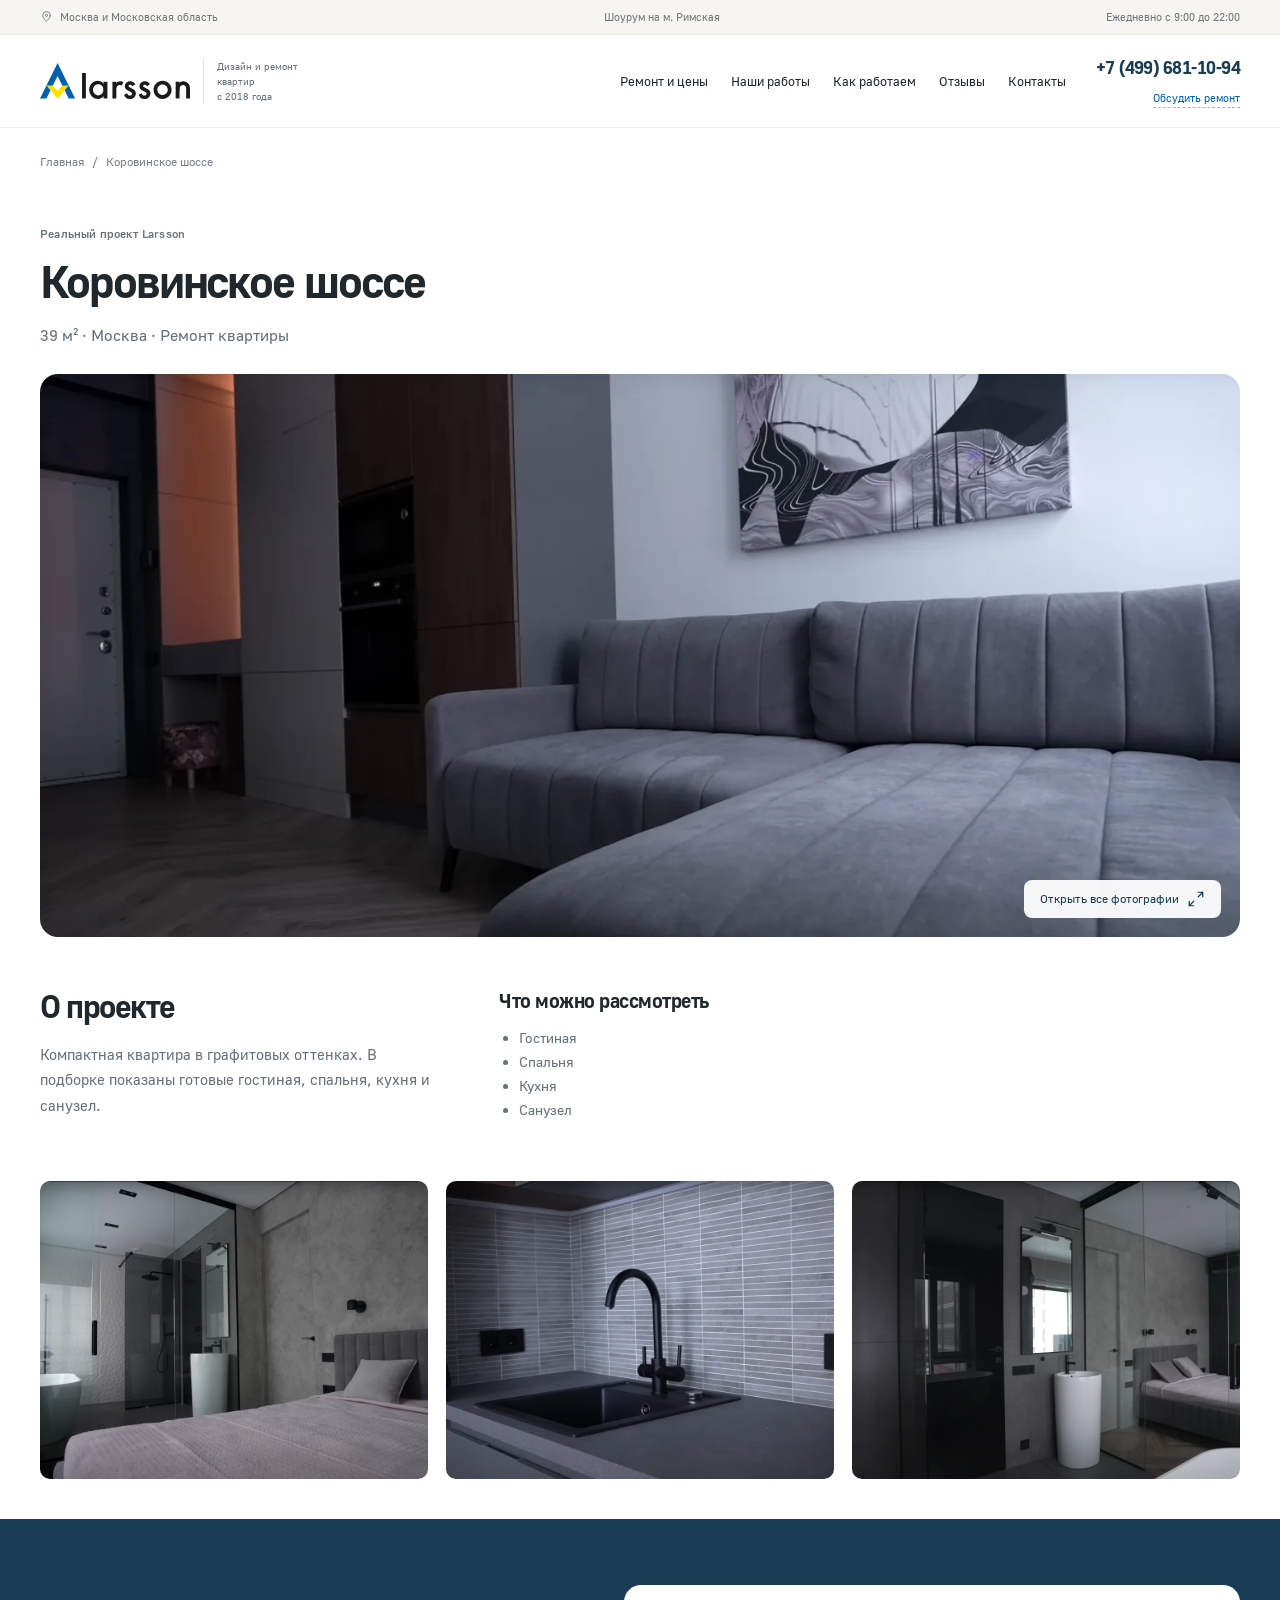
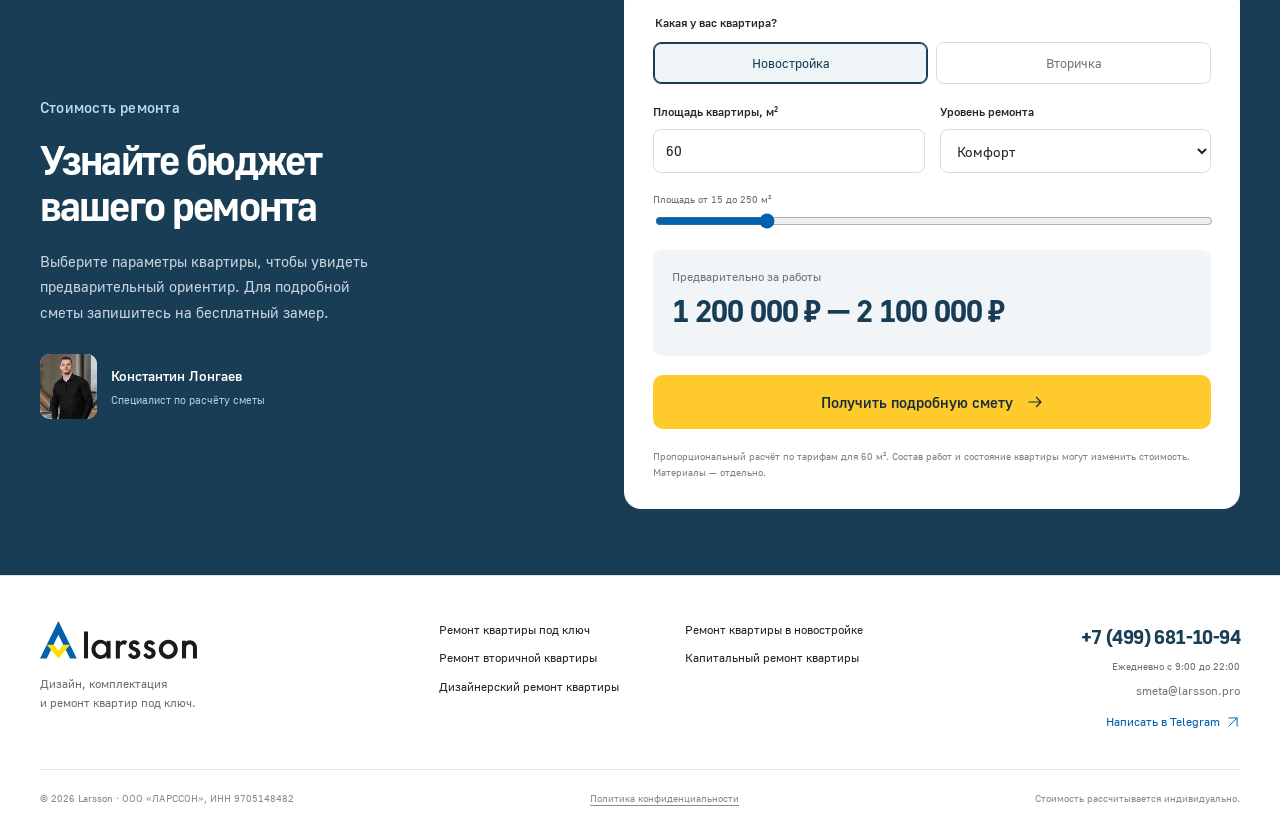
<file: proekt-korovinskoe/index.html>
<!doctype html><html lang="ru" data-metrika=""><head><meta charset="utf-8"><meta name="viewport" content="width=device-width,initial-scale=1"><meta name="theme-color" content="#183d55"><title>Коровинское шоссе — ремонт 39 м² | Larsson</title><meta name="description" content="Компактная квартира в графитовых оттенках. В подборке показаны готовые гостиная, спальня, кухня и санузел."><link rel="canonical" href="https://ulin-roman.github.io/larsson-remont/proekt-korovinskoe/"><meta property="og:type" content="website"><meta property="og:locale" content="ru_RU"><meta property="og:title" content="Коровинское шоссе — ремонт 39 м² | Larsson"><meta property="og:description" content="Компактная квартира в графитовых оттенках. В подборке показаны готовые гостиная, спальня, кухня и санузел."><meta property="og:url" content="https://ulin-roman.github.io/larsson-remont/proekt-korovinskoe/"><meta property="og:image" content="https://ulin-roman.github.io/larsson-remont/assets/projects/zilart-living.webp"><link rel="icon" type="image/svg+xml" href="../assets/mark.svg"><link rel="preload" as="font" type="font/woff2" href="../assets/fonts/golos-regular.woff2" crossorigin><link rel="stylesheet" href="../assets/site.css"><script src="../assets/site.js" defer></script><script type="application/ld+json">{"@context":"https://schema.org","@graph":[{"@type":"HomeAndConstructionBusiness","@id":"https://ulin-roman.github.io/larsson-remont/#company","name":"Larsson","url":"https://ulin-roman.github.io/larsson-remont/","telephone":"+74996811094","email":"smeta@larsson.pro","areaServed":["Москва","Московская область"],"address":{"@type":"PostalAddress","streetAddress":"бульвар Энтузиастов, 2","addressLocality":"Москва","addressCountry":"RU"}},{"@type":"WebPage","name":"Коровинское шоссе — ремонт 39 м² | Larsson","description":"Компактная квартира в графитовых оттенках. В подборке показаны готовые гостиная, спальня, кухня и санузел.","url":"https://ulin-roman.github.io/larsson-remont/proekt-korovinskoe/","inLanguage":"ru","isPartOf":{"@type":"WebSite","name":"Larsson","url":"https://ulin-roman.github.io/larsson-remont/"}}]}</script></head><body data-base="../"><a class="skip-link" href="#main">Перейти к содержанию</a><div class="topbar"><div class="container topbar-inner"><span><svg width="14" height="14" viewBox="0 0 24 24" fill="none" stroke="currentColor" stroke-width="1.65" stroke-linecap="round" stroke-linejoin="round" aria-hidden="true" focusable="false"><path d="M19 10c0 5-7 11-7 11S5 15 5 10a7 7 0 1 1 14 0Z"/><circle cx="12" cy="10" r="2"/></svg> Москва и Московская область</span><a href="https://yandex.com/maps/-/CPBy6J5r" target="_blank" rel="noopener">Шоурум на м. Римская</a><span>Ежедневно с 9:00 до 22:00</span></div></div><header class="site-header"><div class="container header-inner"><a class="brand" href="../" aria-label="Larsson — главная"><img src="../assets/logo.svg" alt="Larsson" class="" loading="lazy" decoding="async"><span class="brand-copy">Дизайн и ремонт квартир<br>с 2018 года</span></a><nav class="main-nav" id="main-nav" aria-label="Основная навигация"><a href="../#stoimost">Ремонт и цены</a><a href="../portfolio/">Наши работы</a><a href="../#process">Как работаем</a><a href="../#reviews">Отзывы</a><a href="../kontakty/">Контакты</a></nav><div class="header-contact"><a class="phone" href="tel:+74996811094" data-action="phone">+7 (499) 681-10-94</a><button class="callback-link js-quote" type="button">Обсудить ремонт</button></div><button class="menu-toggle" type="button" aria-expanded="false" aria-controls="main-nav" aria-label="Открыть меню"><svg width="22" height="22" viewBox="0 0 24 24" fill="none" stroke="currentColor" stroke-width="1.65" stroke-linecap="round" stroke-linejoin="round" aria-hidden="true" focusable="false"><path d="M4 7h16M4 12h16M4 17h16"/></svg></button></div></header><main id="main"><nav class="breadcrumb container" aria-label="Хлебные крошки"><a href="../">Главная</a><span>/</span><span aria-current="page">Коровинское шоссе</span></nav><section class="section container project-detail-hero"><div class="section-head"><div><p class="kicker">Реальный проект Larsson</p><h1 class="page-title">Коровинское шоссе</h1><p>39 м² · Москва · Ремонт квартиры</p></div></div><button type="button" class="project-detail-cover js-project" data-project="3" aria-label="Открыть фотографии проекта"><img src="../assets/projects/korovinskoe-living.webp" alt="Гостиная с угловым диваном на Коровинском шоссе" class="" loading="eager" decoding="async" fetchpriority="high"><span>Открыть все фотографии <svg width="18" height="18" viewBox="0 0 24 24" fill="none" stroke="currentColor" stroke-width="1.65" stroke-linecap="round" stroke-linejoin="round" aria-hidden="true" focusable="false"><path d="M15 3h6v6m0-6-6 6M9 21H3v-6m0 6 6-6"/></svg></span></button><div class="project-details-grid"><div><h2>О проекте</h2><p>Компактная квартира в графитовых оттенках. В подборке показаны готовые гостиная, спальня, кухня и санузел.</p></div><div><h3>Что можно рассмотреть</h3><ul><li>Гостиная</li><li>Спальня</li><li>Кухня</li><li>Санузел</li></ul></div></div><div class="project-full-gallery"><button class="js-project" type="button" data-project="3" data-photo="1" aria-label="Увеличить фото 2"><img src="../assets/projects/korovinskoe-bedroom.webp" alt="Спальная зона со стеклянной перегородкой" class="" loading="lazy" decoding="async"></button><button class="js-project" type="button" data-project="3" data-photo="2" aria-label="Увеличить фото 3"><img src="../assets/projects/korovinskoe-kitchen.webp" alt="Кухня с тёмным смесителем и светлым фартуком" class="" loading="lazy" decoding="async"></button><button class="js-project" type="button" data-project="3" data-photo="3" aria-label="Увеличить фото 4"><img src="../assets/projects/korovinskoe-bathroom.webp" alt="Ванная комната с душевой и тёмными фасадами" class="" loading="lazy" decoding="async"></button></div></section><section class="budget-section" id="raschet"><div class="container budget-grid"><div class="budget-intro"><p class="kicker">Стоимость ремонта</p><h2>Узнайте бюджет<br>вашего ремонта</h2><p>Выберите параметры квартиры, чтобы увидеть предварительный ориентир. Для подробной сметы запишитесь на бесплатный замер.</p><div class="budget-expert"><img src="../assets/company/engineer.webp" alt="Константин Лонгаев из команды Larsson в шоуруме отделочных материалов" class="" loading="lazy" decoding="async"><div><strong>Константин Лонгаев</strong><span>Специалист по расчёту сметы</span></div></div></div><form class="budget-form" id="budget-form"><fieldset class="object-choice"><legend>Какая у вас квартира?</legend><label><input type="radio" name="property" value="novostroyka" checked><span>Новостройка</span></label><label><input type="radio" name="property" value="vtorichka"><span>Вторичка</span></label></fieldset><div class="budget-fields"><label class="input-label" for="budget-area">Площадь квартиры, м²<input id="budget-area" name="area" type="number" min="15" max="250" step="1" value="60" inputmode="numeric" required></label><label class="input-label" for="budget-level">Уровень ремонта<select id="budget-level" name="level"><option value="comfort">Комфорт</option><option value="premium">Премиум</option></select></label></div><label class="range-label" for="budget-range">Площадь от 15 до 250 м²</label><input id="budget-range" type="range" min="15" max="250" value="60" aria-label="Площадь квартиры в квадратных метрах"><div class="budget-result" aria-live="polite" aria-atomic="true"><span>Предварительно за работы</span><strong><span id="budget-low">1 200 000 ₽</span> — <span id="budget-high">2 100 000 ₽</span></strong></div><button type="submit" class="btn btn-primary">Получить подробную смету <svg width="18" height="18" viewBox="0 0 24 24" fill="none" stroke="currentColor" stroke-width="1.65" stroke-linecap="round" stroke-linejoin="round" aria-hidden="true" focusable="false"><path d="M4 12h16m-6-6 6 6-6 6"/></svg></button><p class="budget-disclaimer">Пропорциональный расчёт по тарифам для 60 м². Состав работ и состояние квартиры могут изменить стоимость. Материалы — отдельно.</p><noscript><a class="text-link" href="https://larsson-remont.ru/ver_3.3/remont-kvartir-pod-kluch_copy.php#calc">Открыть калькулятор Larsson</a></noscript></form></div></section></main><footer class="site-footer"><div class="container footer-main"><div class="footer-brand"><a href="../" aria-label="Larsson — главная"><img src="../assets/logo.svg" alt="Larsson" class="" loading="lazy" decoding="async"></a><p>Дизайн, комплектация<br>и ремонт квартир под ключ.</p></div><nav class="footer-nav" aria-label="Услуги"><a href="../remont-kvartiry-pod-klyuch/">Ремонт квартиры под ключ</a><a href="../remont-v-novostroyke/">Ремонт квартиры в новостройке</a><a href="../remont-vtorichnogo-zhilya/">Ремонт вторичной квартиры</a><a href="../kapitalnyy-remont-kvartiry/">Капитальный ремонт квартиры</a><a href="../dizaynerskiy-remont-kvartiry/">Дизайнерский ремонт квартиры</a></nav><div class="footer-contact"><a class="phone" href="tel:+74996811094" data-action="phone">+7 (499) 681-10-94</a><span>Ежедневно с 9:00 до 22:00</span><a href="mailto:smeta@larsson.pro" data-action="email">smeta@larsson.pro</a><a href="https://t.me/LarssonRemont" target="_blank" rel="noopener" data-action="telegram">Написать в Telegram <svg width="14" height="14" viewBox="0 0 24 24" fill="none" stroke="currentColor" stroke-width="1.65" stroke-linecap="round" stroke-linejoin="round" aria-hidden="true" focusable="false"><path d="M5 19 19 5M5 5h14v14"/></svg></a></div></div><div class="container footer-bottom"><span>© 2026 Larsson · ООО «ЛАРССОН», ИНН 9705148482</span><a href="https://larsson-remont.ru/politica/" target="_blank" rel="noopener">Политика конфиденциальности</a><span>Стоимость рассчитывается индивидуально.</span></div></footer><div class="mobile-bar"><a href="tel:+74996811094" data-action="phone"><svg width="18" height="18" viewBox="0 0 24 24" fill="none" stroke="currentColor" stroke-width="1.65" stroke-linecap="round" stroke-linejoin="round" aria-hidden="true" focusable="false"><path d="m7 3 3 5-3 2a13 13 0 0 0 7 7l2-3 5 3v3c0 1-1 1-2 1C10 20 4 14 3 5c0-1 0-2 1-2h3Z"/></svg>Позвонить</a><button type="button" class="btn btn-primary js-quote" data-service="" data-action="estimate">Узнать стоимость<svg width="18" height="18" viewBox="0 0 24 24" fill="none" stroke="currentColor" stroke-width="1.65" stroke-linecap="round" stroke-linejoin="round" aria-hidden="true" focusable="false"><path d="M4 12h16m-6-6 6 6-6 6"/></svg></button></div><dialog id="quote-dialog" aria-labelledby="quote-title"><div class="quote-dialog-inner"><div class="dialog-header"><div><span class="kicker">Бесплатный расчёт</span><h2 id="quote-title">Рассчитаем ремонт вашей квартиры</h2></div><button type="button" class="close-dialog round-button" data-close-dialog aria-label="Закрыть расчёт"><svg width="22" height="22" viewBox="0 0 24 24" fill="none" stroke="currentColor" stroke-width="1.65" stroke-linecap="round" stroke-linejoin="round" aria-hidden="true" focusable="false"><path d="m5 5 14 14M19 5 5 19"/></svg></button></div><div class="quote-loading" role="status">Загружаем калькулятор Larsson…</div><iframe class="quote-frame" data-src="https://quiz.marquiz.ru/63ea2ab4ad7b370042c779b7" title="Калькулятор стоимости ремонта Larsson" loading="lazy" referrerpolicy="strict-origin-when-cross-origin"></iframe><a class="quote-fallback" href="https://quiz.marquiz.ru/63ea2ab4ad7b370042c779b7" target="_blank" rel="noopener">Открыть расчёт в отдельной вкладке <svg width="14" height="14" viewBox="0 0 24 24" fill="none" stroke="currentColor" stroke-width="1.65" stroke-linecap="round" stroke-linejoin="round" aria-hidden="true" focusable="false"><path d="M5 19 19 5M5 5h14v14"/></svg></a></div></dialog><dialog id="project-dialog" aria-labelledby="gallery-title"><div class="dialog-header"><h2 class="gallery-title" id="gallery-title">Фотографии проекта</h2><button type="button" class="close-dialog round-button" data-close-dialog aria-label="Закрыть проект"><svg width="22" height="22" viewBox="0 0 24 24" fill="none" stroke="currentColor" stroke-width="1.65" stroke-linecap="round" stroke-linejoin="round" aria-hidden="true" focusable="false"><path d="m5 5 14 14M19 5 5 19"/></svg></button></div><div class="gallery-layout"><div><div class="gallery-main"><img class="gallery-photo" alt=""><button class="round-button gallery-prev" type="button" aria-label="Предыдущее фото"><svg width="20" height="20" viewBox="0 0 24 24" fill="none" stroke="currentColor" stroke-width="1.65" stroke-linecap="round" stroke-linejoin="round" aria-hidden="true" focusable="false"><path d="M20 12H4m6-6-6 6 6 6"/></svg></button><button class="round-button gallery-next" type="button" aria-label="Следующее фото"><svg width="20" height="20" viewBox="0 0 24 24" fill="none" stroke="currentColor" stroke-width="1.65" stroke-linecap="round" stroke-linejoin="round" aria-hidden="true" focusable="false"><path d="M4 12h16m-6-6 6 6-6 6"/></svg></button><span class="gallery-counter" aria-live="polite"></span></div><div class="gallery-thumbs" aria-label="Фотографии проекта"></div></div><div class="gallery-side"><span class="gallery-area"></span><p class="gallery-description"></p><button type="button" class="btn btn-primary js-quote">Хочу такой ремонт <svg width="16" height="16" viewBox="0 0 24 24" fill="none" stroke="currentColor" stroke-width="1.65" stroke-linecap="round" stroke-linejoin="round" aria-hidden="true" focusable="false"><path d="M4 12h16m-6-6 6 6-6 6"/></svg></button></div></div></dialog><dialog id="compare-dialog" aria-label="Фотографии до и после отделки"><div class="dialog-header"><h2>Было и стало</h2><button class="round-button close-dialog" data-close-dialog type="button" aria-label="Закрыть фотографии"><svg width="22" height="22" viewBox="0 0 24 24" fill="none" stroke="currentColor" stroke-width="1.65" stroke-linecap="round" stroke-linejoin="round" aria-hidden="true" focusable="false"><path d="m5 5 14 14M19 5 5 19"/></svg></button></div><div class="compare-full"></div></dialog><script type="application/json" id="project-data">[{"slug":"novoslobodskaya","title":"Квартира на Новослободской","area":117,"location":"Москва","type":"Ремонт квартиры","description":"Кухня-гостиная с мягким освещением, спальня и санузел в спокойной тёмной палитре. Фотографии завершённого объекта.","scope":["Кухня-гостиная","Спальня","Ванная комната"],"images":["assets/projects/novoslobodskaya-living.webp","assets/projects/novoslobodskaya-kitchen.webp","assets/projects/novoslobodskaya-bedroom.webp","assets/projects/novoslobodskaya-bathroom.webp"],"imageAlts":["Гостиная с диваном и зелёным креслом на Новослободской","Кухня и обеденный стол в квартире на Новослободской","Спальня с подсветкой за изголовьем","Ванная с отделкой под дерево и подвесной сантехникой"],"sourceUrls":["https://drive.google.com/drive/folders/1e4UJ8I5VGkT_5k3PnViDSbh2BKvnxF2_","https://drive.google.com/drive/folders/1YvVqZy7x81WEGcICxsfQnKwJR-Jkzr84"]},{"slug":"zilart","title":"ЖК «ЗИЛАРТ»","area":54,"location":"Москва","type":"Ремонт квартиры","description":"Светлая гостиная с диваном, кухня с островом и отдельностоящая ванна у окна. Фотографии завершённого объекта.","scope":["Кухня-гостиная","Спальня","Ванная комната"],"images":["assets/projects/zilart-living.webp","assets/projects/zilart-bedroom.webp","assets/projects/zilart-bathroom.webp","assets/projects/zilart-kitchen.webp"],"imageAlts":["Гостиная с серым диваном и кухней в ЖК ЗИЛАРТ","Спальня со светлыми панелями за кроватью","Ванная комната с отдельностоящей ванной у окна","Кухонный остров с барными стульями"],"sourceUrls":["https://drive.google.com/drive/folders/1woj2HhR2XOE_Xk3Xw5FPPJql8K5y4a1o","https://drive.google.com/drive/folders/1pWJpdm7DLoae3mBZoqiqTqwAgYrD4JSm"]},{"slug":"vtb-arena","title":"ЖК «ВТБ Арена Парк»","area":155,"rooms":3,"location":"Москва","type":"Капитальный ремонт по дизайн-проекту","description":"Квартира в стиле лофт с кирпичом, открытым потолком и яркими цветовыми акцентами. Выполнены перепланировка, вентиляция и кондиционирование.","scope":["Перепланировка и перегородки","Кирпич, окраска стен и плитка","Вентиляция и кондиционирование","Отделка массивом дерева"],"duration":187,"price":3118000,"priceNote":"Сумма конкретного объекта из описания проекта, подготовленного в 2025 году. Состав материалов в документе не уточнён.","images":["assets/projects/vtb-arena-living.webp","assets/projects/vtb-arena-kitchen.webp","assets/projects/vtb-arena-bedroom.webp","assets/projects/vtb-arena-bathroom.webp"],"imageAlts":["Кухня-гостиная в стиле лофт с большими окнами в ЖК ВТБ Арена Парк","Бирюзовая кухня с накладной белой раковиной","Спальня с кирпичной стеной и зеркалом","Ванная комната с белой плиткой и подвесным светильником"],"sourceUrls":["https://drive.google.com/drive/folders/1QKAMjSjXLJs7zF5xgqFXGuvabIKmj_iF","https://drive.google.com/drive/folders/16P_4LPQnKU_22WVrkuZ8Qygcx1PK9OAO","https://docs.google.com/document/d/1KRFtrRLHGxn7pUB2Uc5b6Gyb1oJ2IGObiiQQN2yfy8s/edit"],"video":"https://youtu.be/-ojYv9pYKTU"},{"slug":"korovinskoe","title":"Коровинское шоссе","area":39,"location":"Москва","type":"Ремонт квартиры","description":"Компактная квартира в графитовых оттенках. В подборке показаны готовые гостиная, спальня, кухня и санузел.","scope":["Гостиная","Спальня","Кухня","Санузел"],"images":["assets/projects/korovinskoe-living.webp","assets/projects/korovinskoe-bedroom.webp","assets/projects/korovinskoe-kitchen.webp","assets/projects/korovinskoe-bathroom.webp"],"imageAlts":["Гостиная с угловым диваном на Коровинском шоссе","Спальная зона со стеклянной перегородкой","Кухня с тёмным смесителем и светлым фартуком","Ванная комната с душевой и тёмными фасадами"],"sourceUrls":["https://drive.google.com/drive/folders/1zgvrybsQPTn2obcE45ISbVzqB6cCfXGF","https://drive.google.com/drive/folders/1sEueRdlcqVq-HpSu-S1t2PtSOaag_7YR"]}]</script></body></html>
</file>
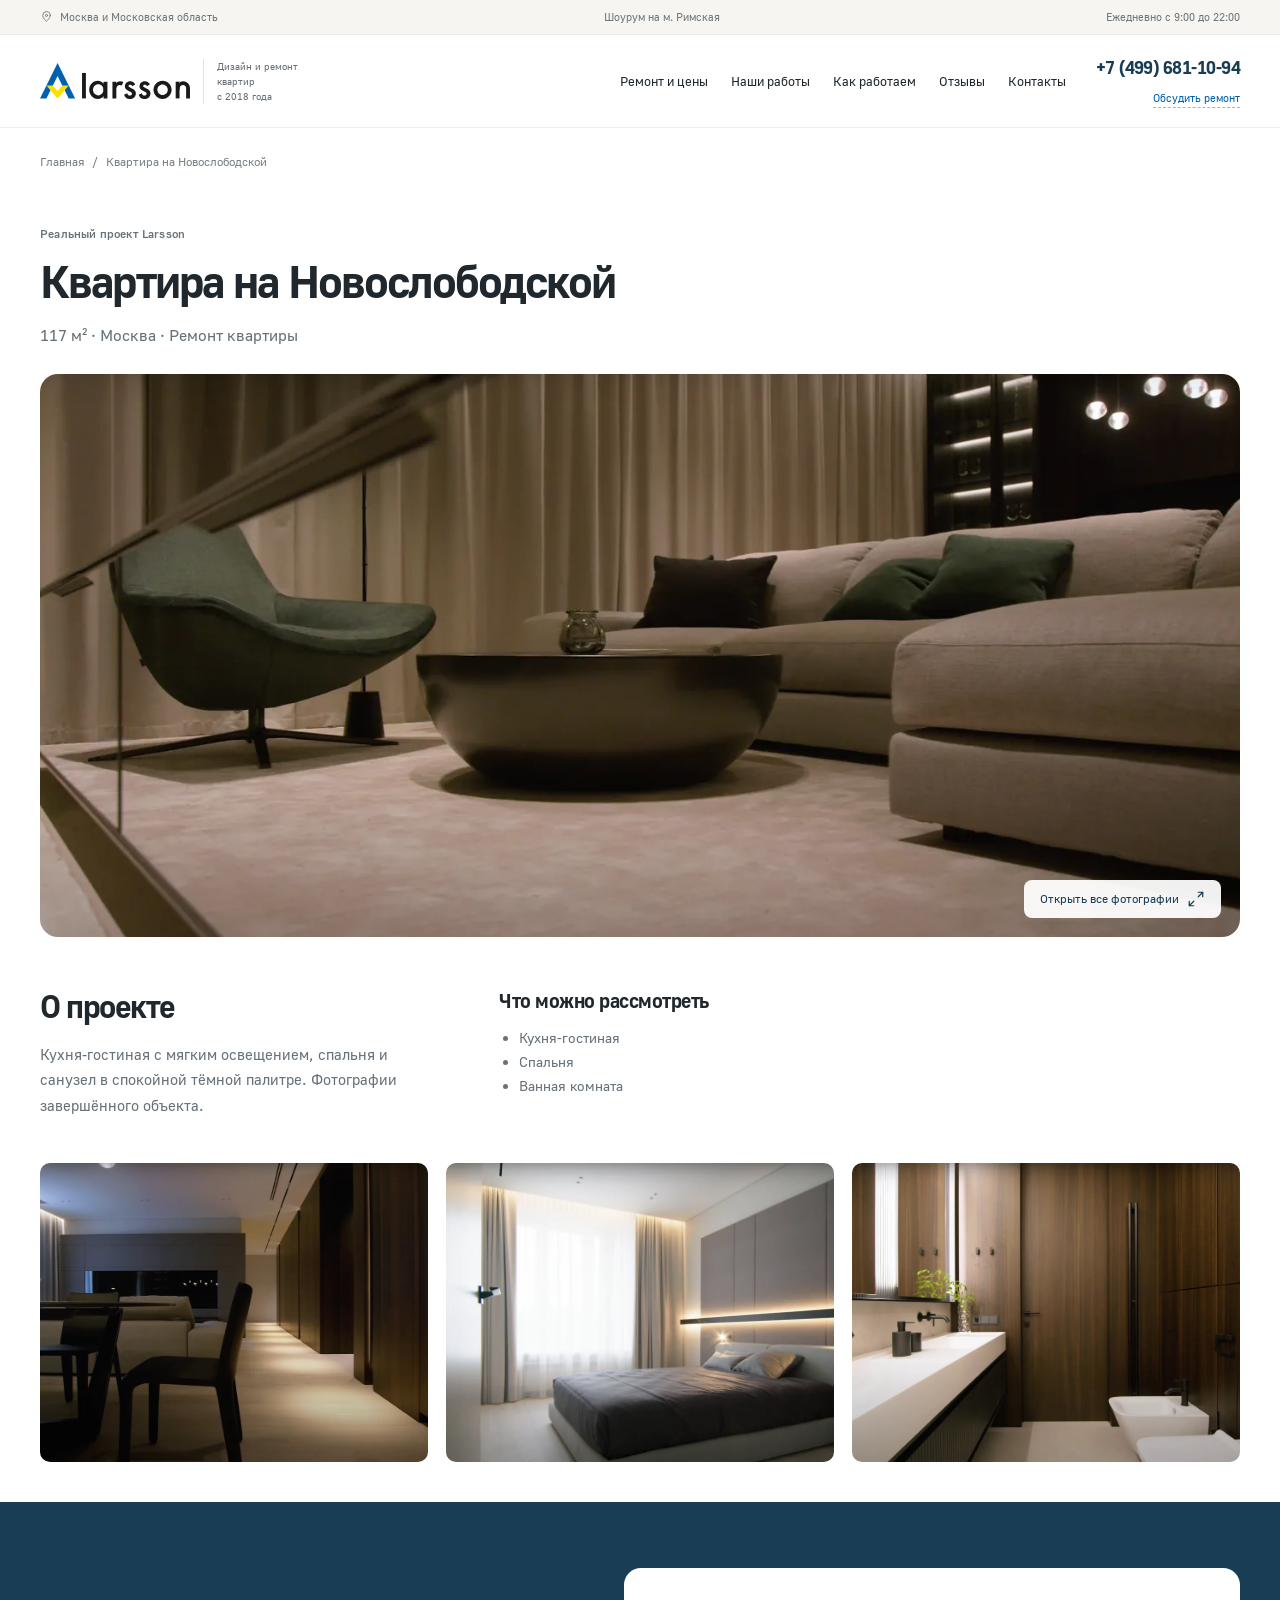
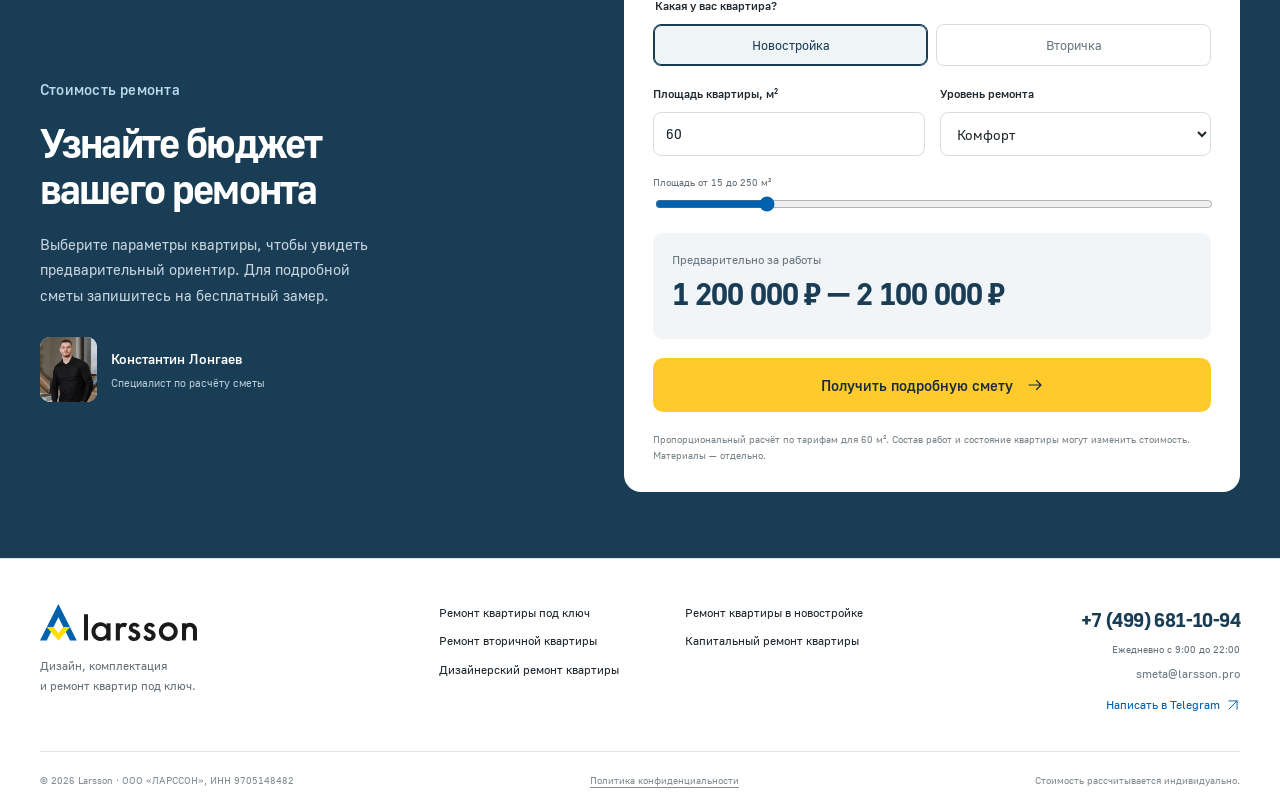
<file: proekt-novoslobodskaya/index.html>
<!doctype html><html lang="ru" data-metrika=""><head><meta charset="utf-8"><meta name="viewport" content="width=device-width,initial-scale=1"><meta name="theme-color" content="#183d55"><title>Квартира на Новослободской — ремонт 117 м² | Larsson</title><meta name="description" content="Кухня-гостиная с мягким освещением, спальня и санузел в спокойной тёмной палитре. Фотографии завершённого объекта."><link rel="canonical" href="https://ulin-roman.github.io/larsson-remont/proekt-novoslobodskaya/"><meta property="og:type" content="website"><meta property="og:locale" content="ru_RU"><meta property="og:title" content="Квартира на Новослободской — ремонт 117 м² | Larsson"><meta property="og:description" content="Кухня-гостиная с мягким освещением, спальня и санузел в спокойной тёмной палитре. Фотографии завершённого объекта."><meta property="og:url" content="https://ulin-roman.github.io/larsson-remont/proekt-novoslobodskaya/"><meta property="og:image" content="https://ulin-roman.github.io/larsson-remont/assets/projects/zilart-living.webp"><link rel="icon" type="image/svg+xml" href="../assets/mark.svg"><link rel="preload" as="font" type="font/woff2" href="../assets/fonts/golos-regular.woff2" crossorigin><link rel="stylesheet" href="../assets/site.css"><script src="../assets/site.js" defer></script><script type="application/ld+json">{"@context":"https://schema.org","@graph":[{"@type":"HomeAndConstructionBusiness","@id":"https://ulin-roman.github.io/larsson-remont/#company","name":"Larsson","url":"https://ulin-roman.github.io/larsson-remont/","telephone":"+74996811094","email":"smeta@larsson.pro","areaServed":["Москва","Московская область"],"address":{"@type":"PostalAddress","streetAddress":"бульвар Энтузиастов, 2","addressLocality":"Москва","addressCountry":"RU"}},{"@type":"WebPage","name":"Квартира на Новослободской — ремонт 117 м² | Larsson","description":"Кухня-гостиная с мягким освещением, спальня и санузел в спокойной тёмной палитре. Фотографии завершённого объекта.","url":"https://ulin-roman.github.io/larsson-remont/proekt-novoslobodskaya/","inLanguage":"ru","isPartOf":{"@type":"WebSite","name":"Larsson","url":"https://ulin-roman.github.io/larsson-remont/"}}]}</script></head><body data-base="../"><a class="skip-link" href="#main">Перейти к содержанию</a><div class="topbar"><div class="container topbar-inner"><span><svg width="14" height="14" viewBox="0 0 24 24" fill="none" stroke="currentColor" stroke-width="1.65" stroke-linecap="round" stroke-linejoin="round" aria-hidden="true" focusable="false"><path d="M19 10c0 5-7 11-7 11S5 15 5 10a7 7 0 1 1 14 0Z"/><circle cx="12" cy="10" r="2"/></svg> Москва и Московская область</span><a href="https://yandex.com/maps/-/CPBy6J5r" target="_blank" rel="noopener">Шоурум на м. Римская</a><span>Ежедневно с 9:00 до 22:00</span></div></div><header class="site-header"><div class="container header-inner"><a class="brand" href="../" aria-label="Larsson — главная"><img src="../assets/logo.svg" alt="Larsson" class="" loading="lazy" decoding="async"><span class="brand-copy">Дизайн и ремонт квартир<br>с 2018 года</span></a><nav class="main-nav" id="main-nav" aria-label="Основная навигация"><a href="../#stoimost">Ремонт и цены</a><a href="../portfolio/">Наши работы</a><a href="../#process">Как работаем</a><a href="../#reviews">Отзывы</a><a href="../kontakty/">Контакты</a></nav><div class="header-contact"><a class="phone" href="tel:+74996811094" data-action="phone">+7 (499) 681-10-94</a><button class="callback-link js-quote" type="button">Обсудить ремонт</button></div><button class="menu-toggle" type="button" aria-expanded="false" aria-controls="main-nav" aria-label="Открыть меню"><svg width="22" height="22" viewBox="0 0 24 24" fill="none" stroke="currentColor" stroke-width="1.65" stroke-linecap="round" stroke-linejoin="round" aria-hidden="true" focusable="false"><path d="M4 7h16M4 12h16M4 17h16"/></svg></button></div></header><main id="main"><nav class="breadcrumb container" aria-label="Хлебные крошки"><a href="../">Главная</a><span>/</span><span aria-current="page">Квартира на Новослободской</span></nav><section class="section container project-detail-hero"><div class="section-head"><div><p class="kicker">Реальный проект Larsson</p><h1 class="page-title">Квартира на Новослободской</h1><p>117 м² · Москва · Ремонт квартиры</p></div></div><button type="button" class="project-detail-cover js-project" data-project="0" aria-label="Открыть фотографии проекта"><img src="../assets/projects/novoslobodskaya-living.webp" alt="Гостиная с диваном и зелёным креслом на Новослободской" class="" loading="eager" decoding="async" fetchpriority="high"><span>Открыть все фотографии <svg width="18" height="18" viewBox="0 0 24 24" fill="none" stroke="currentColor" stroke-width="1.65" stroke-linecap="round" stroke-linejoin="round" aria-hidden="true" focusable="false"><path d="M15 3h6v6m0-6-6 6M9 21H3v-6m0 6 6-6"/></svg></span></button><div class="project-details-grid"><div><h2>О проекте</h2><p>Кухня-гостиная с мягким освещением, спальня и санузел в спокойной тёмной палитре. Фотографии завершённого объекта.</p></div><div><h3>Что можно рассмотреть</h3><ul><li>Кухня-гостиная</li><li>Спальня</li><li>Ванная комната</li></ul></div></div><div class="project-full-gallery"><button class="js-project" type="button" data-project="0" data-photo="1" aria-label="Увеличить фото 2"><img src="../assets/projects/novoslobodskaya-kitchen.webp" alt="Кухня и обеденный стол в квартире на Новослободской" class="" loading="lazy" decoding="async"></button><button class="js-project" type="button" data-project="0" data-photo="2" aria-label="Увеличить фото 3"><img src="../assets/projects/novoslobodskaya-bedroom.webp" alt="Спальня с подсветкой за изголовьем" class="" loading="lazy" decoding="async"></button><button class="js-project" type="button" data-project="0" data-photo="3" aria-label="Увеличить фото 4"><img src="../assets/projects/novoslobodskaya-bathroom.webp" alt="Ванная с отделкой под дерево и подвесной сантехникой" class="" loading="lazy" decoding="async"></button></div></section><section class="budget-section" id="raschet"><div class="container budget-grid"><div class="budget-intro"><p class="kicker">Стоимость ремонта</p><h2>Узнайте бюджет<br>вашего ремонта</h2><p>Выберите параметры квартиры, чтобы увидеть предварительный ориентир. Для подробной сметы запишитесь на бесплатный замер.</p><div class="budget-expert"><img src="../assets/company/engineer.webp" alt="Константин Лонгаев из команды Larsson в шоуруме отделочных материалов" class="" loading="lazy" decoding="async"><div><strong>Константин Лонгаев</strong><span>Специалист по расчёту сметы</span></div></div></div><form class="budget-form" id="budget-form"><fieldset class="object-choice"><legend>Какая у вас квартира?</legend><label><input type="radio" name="property" value="novostroyka" checked><span>Новостройка</span></label><label><input type="radio" name="property" value="vtorichka"><span>Вторичка</span></label></fieldset><div class="budget-fields"><label class="input-label" for="budget-area">Площадь квартиры, м²<input id="budget-area" name="area" type="number" min="15" max="250" step="1" value="60" inputmode="numeric" required></label><label class="input-label" for="budget-level">Уровень ремонта<select id="budget-level" name="level"><option value="comfort">Комфорт</option><option value="premium">Премиум</option></select></label></div><label class="range-label" for="budget-range">Площадь от 15 до 250 м²</label><input id="budget-range" type="range" min="15" max="250" value="60" aria-label="Площадь квартиры в квадратных метрах"><div class="budget-result" aria-live="polite" aria-atomic="true"><span>Предварительно за работы</span><strong><span id="budget-low">1 200 000 ₽</span> — <span id="budget-high">2 100 000 ₽</span></strong></div><button type="submit" class="btn btn-primary">Получить подробную смету <svg width="18" height="18" viewBox="0 0 24 24" fill="none" stroke="currentColor" stroke-width="1.65" stroke-linecap="round" stroke-linejoin="round" aria-hidden="true" focusable="false"><path d="M4 12h16m-6-6 6 6-6 6"/></svg></button><p class="budget-disclaimer">Пропорциональный расчёт по тарифам для 60 м². Состав работ и состояние квартиры могут изменить стоимость. Материалы — отдельно.</p><noscript><a class="text-link" href="https://larsson-remont.ru/ver_3.3/remont-kvartir-pod-kluch_copy.php#calc">Открыть калькулятор Larsson</a></noscript></form></div></section></main><footer class="site-footer"><div class="container footer-main"><div class="footer-brand"><a href="../" aria-label="Larsson — главная"><img src="../assets/logo.svg" alt="Larsson" class="" loading="lazy" decoding="async"></a><p>Дизайн, комплектация<br>и ремонт квартир под ключ.</p></div><nav class="footer-nav" aria-label="Услуги"><a href="../remont-kvartiry-pod-klyuch/">Ремонт квартиры под ключ</a><a href="../remont-v-novostroyke/">Ремонт квартиры в новостройке</a><a href="../remont-vtorichnogo-zhilya/">Ремонт вторичной квартиры</a><a href="../kapitalnyy-remont-kvartiry/">Капитальный ремонт квартиры</a><a href="../dizaynerskiy-remont-kvartiry/">Дизайнерский ремонт квартиры</a></nav><div class="footer-contact"><a class="phone" href="tel:+74996811094" data-action="phone">+7 (499) 681-10-94</a><span>Ежедневно с 9:00 до 22:00</span><a href="mailto:smeta@larsson.pro" data-action="email">smeta@larsson.pro</a><a href="https://t.me/LarssonRemont" target="_blank" rel="noopener" data-action="telegram">Написать в Telegram <svg width="14" height="14" viewBox="0 0 24 24" fill="none" stroke="currentColor" stroke-width="1.65" stroke-linecap="round" stroke-linejoin="round" aria-hidden="true" focusable="false"><path d="M5 19 19 5M5 5h14v14"/></svg></a></div></div><div class="container footer-bottom"><span>© 2026 Larsson · ООО «ЛАРССОН», ИНН 9705148482</span><a href="https://larsson-remont.ru/politica/" target="_blank" rel="noopener">Политика конфиденциальности</a><span>Стоимость рассчитывается индивидуально.</span></div></footer><div class="mobile-bar"><a href="tel:+74996811094" data-action="phone"><svg width="18" height="18" viewBox="0 0 24 24" fill="none" stroke="currentColor" stroke-width="1.65" stroke-linecap="round" stroke-linejoin="round" aria-hidden="true" focusable="false"><path d="m7 3 3 5-3 2a13 13 0 0 0 7 7l2-3 5 3v3c0 1-1 1-2 1C10 20 4 14 3 5c0-1 0-2 1-2h3Z"/></svg>Позвонить</a><button type="button" class="btn btn-primary js-quote" data-service="" data-action="estimate">Узнать стоимость<svg width="18" height="18" viewBox="0 0 24 24" fill="none" stroke="currentColor" stroke-width="1.65" stroke-linecap="round" stroke-linejoin="round" aria-hidden="true" focusable="false"><path d="M4 12h16m-6-6 6 6-6 6"/></svg></button></div><dialog id="quote-dialog" aria-labelledby="quote-title"><div class="quote-dialog-inner"><div class="dialog-header"><div><span class="kicker">Бесплатный расчёт</span><h2 id="quote-title">Рассчитаем ремонт вашей квартиры</h2></div><button type="button" class="close-dialog round-button" data-close-dialog aria-label="Закрыть расчёт"><svg width="22" height="22" viewBox="0 0 24 24" fill="none" stroke="currentColor" stroke-width="1.65" stroke-linecap="round" stroke-linejoin="round" aria-hidden="true" focusable="false"><path d="m5 5 14 14M19 5 5 19"/></svg></button></div><div class="quote-loading" role="status">Загружаем калькулятор Larsson…</div><iframe class="quote-frame" data-src="https://quiz.marquiz.ru/63ea2ab4ad7b370042c779b7" title="Калькулятор стоимости ремонта Larsson" loading="lazy" referrerpolicy="strict-origin-when-cross-origin"></iframe><a class="quote-fallback" href="https://quiz.marquiz.ru/63ea2ab4ad7b370042c779b7" target="_blank" rel="noopener">Открыть расчёт в отдельной вкладке <svg width="14" height="14" viewBox="0 0 24 24" fill="none" stroke="currentColor" stroke-width="1.65" stroke-linecap="round" stroke-linejoin="round" aria-hidden="true" focusable="false"><path d="M5 19 19 5M5 5h14v14"/></svg></a></div></dialog><dialog id="project-dialog" aria-labelledby="gallery-title"><div class="dialog-header"><h2 class="gallery-title" id="gallery-title">Фотографии проекта</h2><button type="button" class="close-dialog round-button" data-close-dialog aria-label="Закрыть проект"><svg width="22" height="22" viewBox="0 0 24 24" fill="none" stroke="currentColor" stroke-width="1.65" stroke-linecap="round" stroke-linejoin="round" aria-hidden="true" focusable="false"><path d="m5 5 14 14M19 5 5 19"/></svg></button></div><div class="gallery-layout"><div><div class="gallery-main"><img class="gallery-photo" alt=""><button class="round-button gallery-prev" type="button" aria-label="Предыдущее фото"><svg width="20" height="20" viewBox="0 0 24 24" fill="none" stroke="currentColor" stroke-width="1.65" stroke-linecap="round" stroke-linejoin="round" aria-hidden="true" focusable="false"><path d="M20 12H4m6-6-6 6 6 6"/></svg></button><button class="round-button gallery-next" type="button" aria-label="Следующее фото"><svg width="20" height="20" viewBox="0 0 24 24" fill="none" stroke="currentColor" stroke-width="1.65" stroke-linecap="round" stroke-linejoin="round" aria-hidden="true" focusable="false"><path d="M4 12h16m-6-6 6 6-6 6"/></svg></button><span class="gallery-counter" aria-live="polite"></span></div><div class="gallery-thumbs" aria-label="Фотографии проекта"></div></div><div class="gallery-side"><span class="gallery-area"></span><p class="gallery-description"></p><button type="button" class="btn btn-primary js-quote">Хочу такой ремонт <svg width="16" height="16" viewBox="0 0 24 24" fill="none" stroke="currentColor" stroke-width="1.65" stroke-linecap="round" stroke-linejoin="round" aria-hidden="true" focusable="false"><path d="M4 12h16m-6-6 6 6-6 6"/></svg></button></div></div></dialog><dialog id="compare-dialog" aria-label="Фотографии до и после отделки"><div class="dialog-header"><h2>Было и стало</h2><button class="round-button close-dialog" data-close-dialog type="button" aria-label="Закрыть фотографии"><svg width="22" height="22" viewBox="0 0 24 24" fill="none" stroke="currentColor" stroke-width="1.65" stroke-linecap="round" stroke-linejoin="round" aria-hidden="true" focusable="false"><path d="m5 5 14 14M19 5 5 19"/></svg></button></div><div class="compare-full"></div></dialog><script type="application/json" id="project-data">[{"slug":"novoslobodskaya","title":"Квартира на Новослободской","area":117,"location":"Москва","type":"Ремонт квартиры","description":"Кухня-гостиная с мягким освещением, спальня и санузел в спокойной тёмной палитре. Фотографии завершённого объекта.","scope":["Кухня-гостиная","Спальня","Ванная комната"],"images":["assets/projects/novoslobodskaya-living.webp","assets/projects/novoslobodskaya-kitchen.webp","assets/projects/novoslobodskaya-bedroom.webp","assets/projects/novoslobodskaya-bathroom.webp"],"imageAlts":["Гостиная с диваном и зелёным креслом на Новослободской","Кухня и обеденный стол в квартире на Новослободской","Спальня с подсветкой за изголовьем","Ванная с отделкой под дерево и подвесной сантехникой"],"sourceUrls":["https://drive.google.com/drive/folders/1e4UJ8I5VGkT_5k3PnViDSbh2BKvnxF2_","https://drive.google.com/drive/folders/1YvVqZy7x81WEGcICxsfQnKwJR-Jkzr84"]},{"slug":"zilart","title":"ЖК «ЗИЛАРТ»","area":54,"location":"Москва","type":"Ремонт квартиры","description":"Светлая гостиная с диваном, кухня с островом и отдельностоящая ванна у окна. Фотографии завершённого объекта.","scope":["Кухня-гостиная","Спальня","Ванная комната"],"images":["assets/projects/zilart-living.webp","assets/projects/zilart-bedroom.webp","assets/projects/zilart-bathroom.webp","assets/projects/zilart-kitchen.webp"],"imageAlts":["Гостиная с серым диваном и кухней в ЖК ЗИЛАРТ","Спальня со светлыми панелями за кроватью","Ванная комната с отдельностоящей ванной у окна","Кухонный остров с барными стульями"],"sourceUrls":["https://drive.google.com/drive/folders/1woj2HhR2XOE_Xk3Xw5FPPJql8K5y4a1o","https://drive.google.com/drive/folders/1pWJpdm7DLoae3mBZoqiqTqwAgYrD4JSm"]},{"slug":"vtb-arena","title":"ЖК «ВТБ Арена Парк»","area":155,"rooms":3,"location":"Москва","type":"Капитальный ремонт по дизайн-проекту","description":"Квартира в стиле лофт с кирпичом, открытым потолком и яркими цветовыми акцентами. Выполнены перепланировка, вентиляция и кондиционирование.","scope":["Перепланировка и перегородки","Кирпич, окраска стен и плитка","Вентиляция и кондиционирование","Отделка массивом дерева"],"duration":187,"price":3118000,"priceNote":"Сумма конкретного объекта из описания проекта, подготовленного в 2025 году. Состав материалов в документе не уточнён.","images":["assets/projects/vtb-arena-living.webp","assets/projects/vtb-arena-kitchen.webp","assets/projects/vtb-arena-bedroom.webp","assets/projects/vtb-arena-bathroom.webp"],"imageAlts":["Кухня-гостиная в стиле лофт с большими окнами в ЖК ВТБ Арена Парк","Бирюзовая кухня с накладной белой раковиной","Спальня с кирпичной стеной и зеркалом","Ванная комната с белой плиткой и подвесным светильником"],"sourceUrls":["https://drive.google.com/drive/folders/1QKAMjSjXLJs7zF5xgqFXGuvabIKmj_iF","https://drive.google.com/drive/folders/16P_4LPQnKU_22WVrkuZ8Qygcx1PK9OAO","https://docs.google.com/document/d/1KRFtrRLHGxn7pUB2Uc5b6Gyb1oJ2IGObiiQQN2yfy8s/edit"],"video":"https://youtu.be/-ojYv9pYKTU"},{"slug":"korovinskoe","title":"Коровинское шоссе","area":39,"location":"Москва","type":"Ремонт квартиры","description":"Компактная квартира в графитовых оттенках. В подборке показаны готовые гостиная, спальня, кухня и санузел.","scope":["Гостиная","Спальня","Кухня","Санузел"],"images":["assets/projects/korovinskoe-living.webp","assets/projects/korovinskoe-bedroom.webp","assets/projects/korovinskoe-kitchen.webp","assets/projects/korovinskoe-bathroom.webp"],"imageAlts":["Гостиная с угловым диваном на Коровинском шоссе","Спальная зона со стеклянной перегородкой","Кухня с тёмным смесителем и светлым фартуком","Ванная комната с душевой и тёмными фасадами"],"sourceUrls":["https://drive.google.com/drive/folders/1zgvrybsQPTn2obcE45ISbVzqB6cCfXGF","https://drive.google.com/drive/folders/1sEueRdlcqVq-HpSu-S1t2PtSOaag_7YR"]}]</script></body></html>
</file>
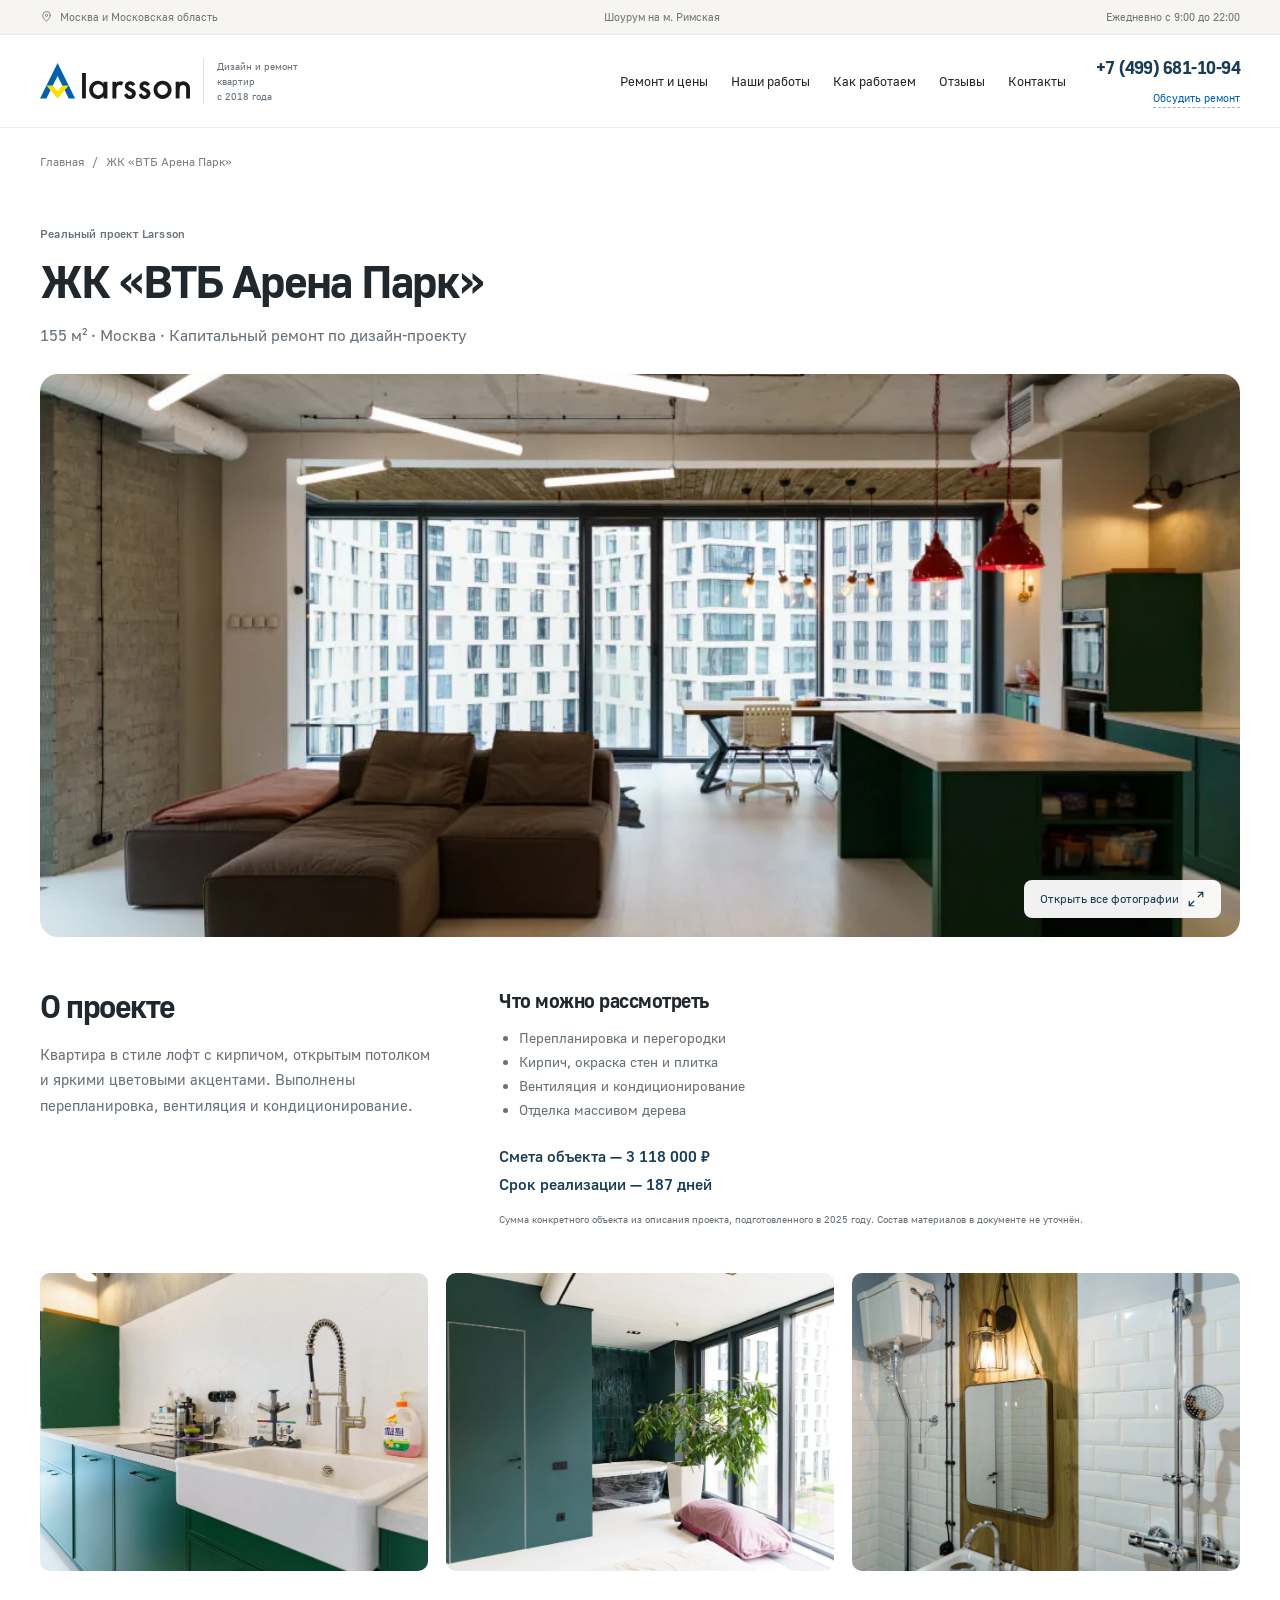
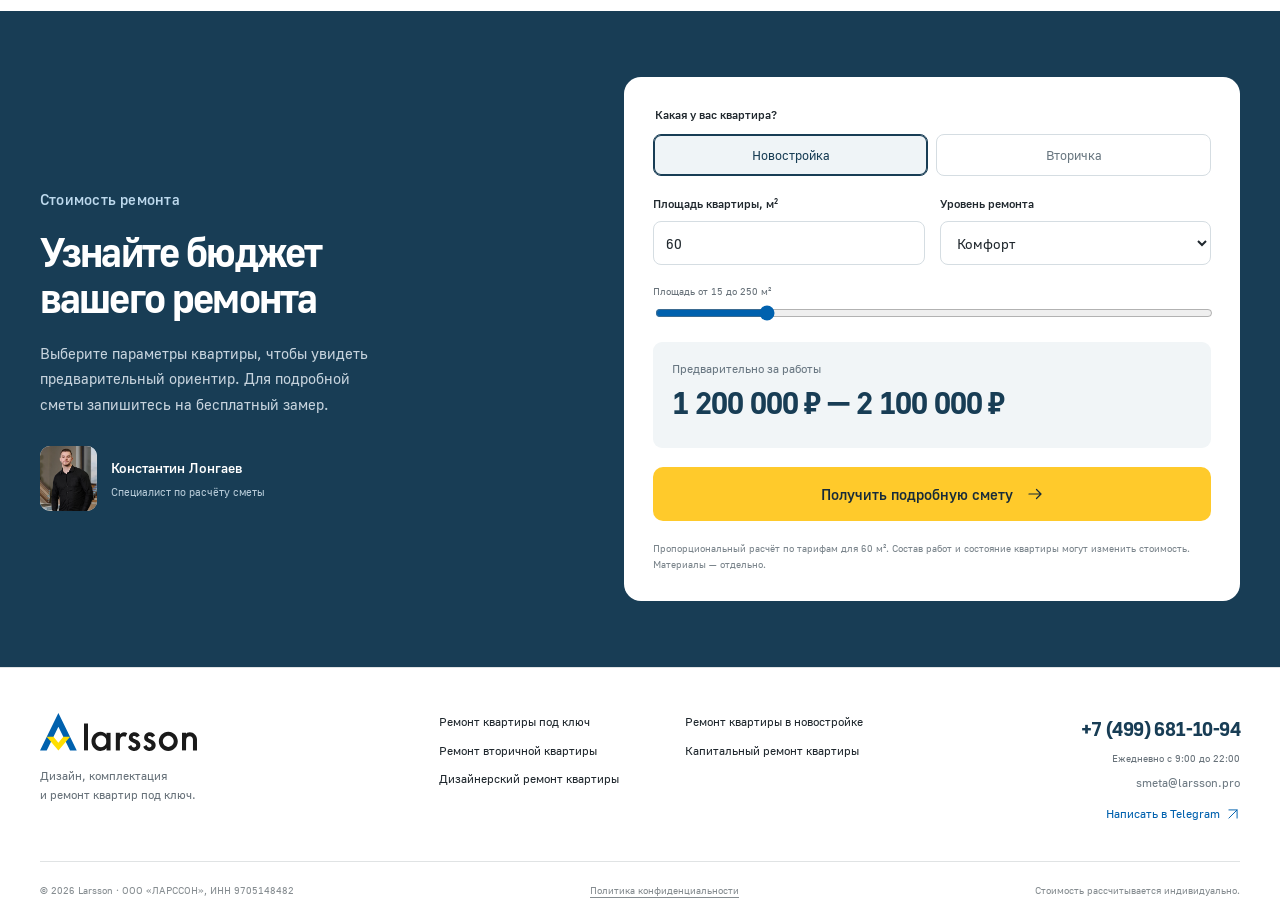
<file: proekt-vtb-arena/index.html>
<!doctype html><html lang="ru" data-metrika=""><head><meta charset="utf-8"><meta name="viewport" content="width=device-width,initial-scale=1"><meta name="theme-color" content="#183d55"><title>ЖК «ВТБ Арена Парк» — ремонт 155 м² | Larsson</title><meta name="description" content="Квартира в стиле лофт с кирпичом, открытым потолком и яркими цветовыми акцентами. Выполнены перепланировка, вентиляция и кондиционирование."><link rel="canonical" href="https://ulin-roman.github.io/larsson-remont/proekt-vtb-arena/"><meta property="og:type" content="website"><meta property="og:locale" content="ru_RU"><meta property="og:title" content="ЖК «ВТБ Арена Парк» — ремонт 155 м² | Larsson"><meta property="og:description" content="Квартира в стиле лофт с кирпичом, открытым потолком и яркими цветовыми акцентами. Выполнены перепланировка, вентиляция и кондиционирование."><meta property="og:url" content="https://ulin-roman.github.io/larsson-remont/proekt-vtb-arena/"><meta property="og:image" content="https://ulin-roman.github.io/larsson-remont/assets/projects/zilart-living.webp"><link rel="icon" type="image/svg+xml" href="../assets/mark.svg"><link rel="preload" as="font" type="font/woff2" href="../assets/fonts/golos-regular.woff2" crossorigin><link rel="stylesheet" href="../assets/site.css"><script src="../assets/site.js" defer></script><script type="application/ld+json">{"@context":"https://schema.org","@graph":[{"@type":"HomeAndConstructionBusiness","@id":"https://ulin-roman.github.io/larsson-remont/#company","name":"Larsson","url":"https://ulin-roman.github.io/larsson-remont/","telephone":"+74996811094","email":"smeta@larsson.pro","areaServed":["Москва","Московская область"],"address":{"@type":"PostalAddress","streetAddress":"бульвар Энтузиастов, 2","addressLocality":"Москва","addressCountry":"RU"}},{"@type":"WebPage","name":"ЖК «ВТБ Арена Парк» — ремонт 155 м² | Larsson","description":"Квартира в стиле лофт с кирпичом, открытым потолком и яркими цветовыми акцентами. Выполнены перепланировка, вентиляция и кондиционирование.","url":"https://ulin-roman.github.io/larsson-remont/proekt-vtb-arena/","inLanguage":"ru","isPartOf":{"@type":"WebSite","name":"Larsson","url":"https://ulin-roman.github.io/larsson-remont/"}}]}</script></head><body data-base="../"><a class="skip-link" href="#main">Перейти к содержанию</a><div class="topbar"><div class="container topbar-inner"><span><svg width="14" height="14" viewBox="0 0 24 24" fill="none" stroke="currentColor" stroke-width="1.65" stroke-linecap="round" stroke-linejoin="round" aria-hidden="true" focusable="false"><path d="M19 10c0 5-7 11-7 11S5 15 5 10a7 7 0 1 1 14 0Z"/><circle cx="12" cy="10" r="2"/></svg> Москва и Московская область</span><a href="https://yandex.com/maps/-/CPBy6J5r" target="_blank" rel="noopener">Шоурум на м. Римская</a><span>Ежедневно с 9:00 до 22:00</span></div></div><header class="site-header"><div class="container header-inner"><a class="brand" href="../" aria-label="Larsson — главная"><img src="../assets/logo.svg" alt="Larsson" class="" loading="lazy" decoding="async"><span class="brand-copy">Дизайн и ремонт квартир<br>с 2018 года</span></a><nav class="main-nav" id="main-nav" aria-label="Основная навигация"><a href="../#stoimost">Ремонт и цены</a><a href="../portfolio/">Наши работы</a><a href="../#process">Как работаем</a><a href="../#reviews">Отзывы</a><a href="../kontakty/">Контакты</a></nav><div class="header-contact"><a class="phone" href="tel:+74996811094" data-action="phone">+7 (499) 681-10-94</a><button class="callback-link js-quote" type="button">Обсудить ремонт</button></div><button class="menu-toggle" type="button" aria-expanded="false" aria-controls="main-nav" aria-label="Открыть меню"><svg width="22" height="22" viewBox="0 0 24 24" fill="none" stroke="currentColor" stroke-width="1.65" stroke-linecap="round" stroke-linejoin="round" aria-hidden="true" focusable="false"><path d="M4 7h16M4 12h16M4 17h16"/></svg></button></div></header><main id="main"><nav class="breadcrumb container" aria-label="Хлебные крошки"><a href="../">Главная</a><span>/</span><span aria-current="page">ЖК «ВТБ Арена Парк»</span></nav><section class="section container project-detail-hero"><div class="section-head"><div><p class="kicker">Реальный проект Larsson</p><h1 class="page-title">ЖК «ВТБ Арена Парк»</h1><p>155 м² · Москва · Капитальный ремонт по дизайн-проекту</p></div></div><button type="button" class="project-detail-cover js-project" data-project="2" aria-label="Открыть фотографии проекта"><img src="../assets/projects/vtb-arena-living.webp" alt="Кухня-гостиная в стиле лофт с большими окнами в ЖК ВТБ Арена Парк" class="" loading="eager" decoding="async" fetchpriority="high"><span>Открыть все фотографии <svg width="18" height="18" viewBox="0 0 24 24" fill="none" stroke="currentColor" stroke-width="1.65" stroke-linecap="round" stroke-linejoin="round" aria-hidden="true" focusable="false"><path d="M15 3h6v6m0-6-6 6M9 21H3v-6m0 6 6-6"/></svg></span></button><div class="project-details-grid"><div><h2>О проекте</h2><p>Квартира в стиле лофт с кирпичом, открытым потолком и яркими цветовыми акцентами. Выполнены перепланировка, вентиляция и кондиционирование.</p></div><div><h3>Что можно рассмотреть</h3><ul><li>Перепланировка и перегородки</li><li>Кирпич, окраска стен и плитка</li><li>Вентиляция и кондиционирование</li><li>Отделка массивом дерева</li></ul><p class="project-cost">Смета объекта — 3 118 000 ₽<br>Срок реализации — 187 дней</p><small>Сумма конкретного объекта из описания проекта, подготовленного в 2025 году. Состав материалов в документе не уточнён.</small></div></div><div class="project-full-gallery"><button class="js-project" type="button" data-project="2" data-photo="1" aria-label="Увеличить фото 2"><img src="../assets/projects/vtb-arena-kitchen.webp" alt="Бирюзовая кухня с накладной белой раковиной" class="" loading="lazy" decoding="async"></button><button class="js-project" type="button" data-project="2" data-photo="2" aria-label="Увеличить фото 3"><img src="../assets/projects/vtb-arena-bedroom.webp" alt="Спальня с кирпичной стеной и зеркалом" class="" loading="lazy" decoding="async"></button><button class="js-project" type="button" data-project="2" data-photo="3" aria-label="Увеличить фото 4"><img src="../assets/projects/vtb-arena-bathroom.webp" alt="Ванная комната с белой плиткой и подвесным светильником" class="" loading="lazy" decoding="async"></button></div></section><section class="budget-section" id="raschet"><div class="container budget-grid"><div class="budget-intro"><p class="kicker">Стоимость ремонта</p><h2>Узнайте бюджет<br>вашего ремонта</h2><p>Выберите параметры квартиры, чтобы увидеть предварительный ориентир. Для подробной сметы запишитесь на бесплатный замер.</p><div class="budget-expert"><img src="../assets/company/engineer.webp" alt="Константин Лонгаев из команды Larsson в шоуруме отделочных материалов" class="" loading="lazy" decoding="async"><div><strong>Константин Лонгаев</strong><span>Специалист по расчёту сметы</span></div></div></div><form class="budget-form" id="budget-form"><fieldset class="object-choice"><legend>Какая у вас квартира?</legend><label><input type="radio" name="property" value="novostroyka" checked><span>Новостройка</span></label><label><input type="radio" name="property" value="vtorichka"><span>Вторичка</span></label></fieldset><div class="budget-fields"><label class="input-label" for="budget-area">Площадь квартиры, м²<input id="budget-area" name="area" type="number" min="15" max="250" step="1" value="60" inputmode="numeric" required></label><label class="input-label" for="budget-level">Уровень ремонта<select id="budget-level" name="level"><option value="comfort">Комфорт</option><option value="premium">Премиум</option></select></label></div><label class="range-label" for="budget-range">Площадь от 15 до 250 м²</label><input id="budget-range" type="range" min="15" max="250" value="60" aria-label="Площадь квартиры в квадратных метрах"><div class="budget-result" aria-live="polite" aria-atomic="true"><span>Предварительно за работы</span><strong><span id="budget-low">1 200 000 ₽</span> — <span id="budget-high">2 100 000 ₽</span></strong></div><button type="submit" class="btn btn-primary">Получить подробную смету <svg width="18" height="18" viewBox="0 0 24 24" fill="none" stroke="currentColor" stroke-width="1.65" stroke-linecap="round" stroke-linejoin="round" aria-hidden="true" focusable="false"><path d="M4 12h16m-6-6 6 6-6 6"/></svg></button><p class="budget-disclaimer">Пропорциональный расчёт по тарифам для 60 м². Состав работ и состояние квартиры могут изменить стоимость. Материалы — отдельно.</p><noscript><a class="text-link" href="https://larsson-remont.ru/ver_3.3/remont-kvartir-pod-kluch_copy.php#calc">Открыть калькулятор Larsson</a></noscript></form></div></section></main><footer class="site-footer"><div class="container footer-main"><div class="footer-brand"><a href="../" aria-label="Larsson — главная"><img src="../assets/logo.svg" alt="Larsson" class="" loading="lazy" decoding="async"></a><p>Дизайн, комплектация<br>и ремонт квартир под ключ.</p></div><nav class="footer-nav" aria-label="Услуги"><a href="../remont-kvartiry-pod-klyuch/">Ремонт квартиры под ключ</a><a href="../remont-v-novostroyke/">Ремонт квартиры в новостройке</a><a href="../remont-vtorichnogo-zhilya/">Ремонт вторичной квартиры</a><a href="../kapitalnyy-remont-kvartiry/">Капитальный ремонт квартиры</a><a href="../dizaynerskiy-remont-kvartiry/">Дизайнерский ремонт квартиры</a></nav><div class="footer-contact"><a class="phone" href="tel:+74996811094" data-action="phone">+7 (499) 681-10-94</a><span>Ежедневно с 9:00 до 22:00</span><a href="mailto:smeta@larsson.pro" data-action="email">smeta@larsson.pro</a><a href="https://t.me/LarssonRemont" target="_blank" rel="noopener" data-action="telegram">Написать в Telegram <svg width="14" height="14" viewBox="0 0 24 24" fill="none" stroke="currentColor" stroke-width="1.65" stroke-linecap="round" stroke-linejoin="round" aria-hidden="true" focusable="false"><path d="M5 19 19 5M5 5h14v14"/></svg></a></div></div><div class="container footer-bottom"><span>© 2026 Larsson · ООО «ЛАРССОН», ИНН 9705148482</span><a href="https://larsson-remont.ru/politica/" target="_blank" rel="noopener">Политика конфиденциальности</a><span>Стоимость рассчитывается индивидуально.</span></div></footer><div class="mobile-bar"><a href="tel:+74996811094" data-action="phone"><svg width="18" height="18" viewBox="0 0 24 24" fill="none" stroke="currentColor" stroke-width="1.65" stroke-linecap="round" stroke-linejoin="round" aria-hidden="true" focusable="false"><path d="m7 3 3 5-3 2a13 13 0 0 0 7 7l2-3 5 3v3c0 1-1 1-2 1C10 20 4 14 3 5c0-1 0-2 1-2h3Z"/></svg>Позвонить</a><button type="button" class="btn btn-primary js-quote" data-service="" data-action="estimate">Узнать стоимость<svg width="18" height="18" viewBox="0 0 24 24" fill="none" stroke="currentColor" stroke-width="1.65" stroke-linecap="round" stroke-linejoin="round" aria-hidden="true" focusable="false"><path d="M4 12h16m-6-6 6 6-6 6"/></svg></button></div><dialog id="quote-dialog" aria-labelledby="quote-title"><div class="quote-dialog-inner"><div class="dialog-header"><div><span class="kicker">Бесплатный расчёт</span><h2 id="quote-title">Рассчитаем ремонт вашей квартиры</h2></div><button type="button" class="close-dialog round-button" data-close-dialog aria-label="Закрыть расчёт"><svg width="22" height="22" viewBox="0 0 24 24" fill="none" stroke="currentColor" stroke-width="1.65" stroke-linecap="round" stroke-linejoin="round" aria-hidden="true" focusable="false"><path d="m5 5 14 14M19 5 5 19"/></svg></button></div><div class="quote-loading" role="status">Загружаем калькулятор Larsson…</div><iframe class="quote-frame" data-src="https://quiz.marquiz.ru/63ea2ab4ad7b370042c779b7" title="Калькулятор стоимости ремонта Larsson" loading="lazy" referrerpolicy="strict-origin-when-cross-origin"></iframe><a class="quote-fallback" href="https://quiz.marquiz.ru/63ea2ab4ad7b370042c779b7" target="_blank" rel="noopener">Открыть расчёт в отдельной вкладке <svg width="14" height="14" viewBox="0 0 24 24" fill="none" stroke="currentColor" stroke-width="1.65" stroke-linecap="round" stroke-linejoin="round" aria-hidden="true" focusable="false"><path d="M5 19 19 5M5 5h14v14"/></svg></a></div></dialog><dialog id="project-dialog" aria-labelledby="gallery-title"><div class="dialog-header"><h2 class="gallery-title" id="gallery-title">Фотографии проекта</h2><button type="button" class="close-dialog round-button" data-close-dialog aria-label="Закрыть проект"><svg width="22" height="22" viewBox="0 0 24 24" fill="none" stroke="currentColor" stroke-width="1.65" stroke-linecap="round" stroke-linejoin="round" aria-hidden="true" focusable="false"><path d="m5 5 14 14M19 5 5 19"/></svg></button></div><div class="gallery-layout"><div><div class="gallery-main"><img class="gallery-photo" alt=""><button class="round-button gallery-prev" type="button" aria-label="Предыдущее фото"><svg width="20" height="20" viewBox="0 0 24 24" fill="none" stroke="currentColor" stroke-width="1.65" stroke-linecap="round" stroke-linejoin="round" aria-hidden="true" focusable="false"><path d="M20 12H4m6-6-6 6 6 6"/></svg></button><button class="round-button gallery-next" type="button" aria-label="Следующее фото"><svg width="20" height="20" viewBox="0 0 24 24" fill="none" stroke="currentColor" stroke-width="1.65" stroke-linecap="round" stroke-linejoin="round" aria-hidden="true" focusable="false"><path d="M4 12h16m-6-6 6 6-6 6"/></svg></button><span class="gallery-counter" aria-live="polite"></span></div><div class="gallery-thumbs" aria-label="Фотографии проекта"></div></div><div class="gallery-side"><span class="gallery-area"></span><p class="gallery-description"></p><button type="button" class="btn btn-primary js-quote">Хочу такой ремонт <svg width="16" height="16" viewBox="0 0 24 24" fill="none" stroke="currentColor" stroke-width="1.65" stroke-linecap="round" stroke-linejoin="round" aria-hidden="true" focusable="false"><path d="M4 12h16m-6-6 6 6-6 6"/></svg></button></div></div></dialog><dialog id="compare-dialog" aria-label="Фотографии до и после отделки"><div class="dialog-header"><h2>Было и стало</h2><button class="round-button close-dialog" data-close-dialog type="button" aria-label="Закрыть фотографии"><svg width="22" height="22" viewBox="0 0 24 24" fill="none" stroke="currentColor" stroke-width="1.65" stroke-linecap="round" stroke-linejoin="round" aria-hidden="true" focusable="false"><path d="m5 5 14 14M19 5 5 19"/></svg></button></div><div class="compare-full"></div></dialog><script type="application/json" id="project-data">[{"slug":"novoslobodskaya","title":"Квартира на Новослободской","area":117,"location":"Москва","type":"Ремонт квартиры","description":"Кухня-гостиная с мягким освещением, спальня и санузел в спокойной тёмной палитре. Фотографии завершённого объекта.","scope":["Кухня-гостиная","Спальня","Ванная комната"],"images":["assets/projects/novoslobodskaya-living.webp","assets/projects/novoslobodskaya-kitchen.webp","assets/projects/novoslobodskaya-bedroom.webp","assets/projects/novoslobodskaya-bathroom.webp"],"imageAlts":["Гостиная с диваном и зелёным креслом на Новослободской","Кухня и обеденный стол в квартире на Новослободской","Спальня с подсветкой за изголовьем","Ванная с отделкой под дерево и подвесной сантехникой"],"sourceUrls":["https://drive.google.com/drive/folders/1e4UJ8I5VGkT_5k3PnViDSbh2BKvnxF2_","https://drive.google.com/drive/folders/1YvVqZy7x81WEGcICxsfQnKwJR-Jkzr84"]},{"slug":"zilart","title":"ЖК «ЗИЛАРТ»","area":54,"location":"Москва","type":"Ремонт квартиры","description":"Светлая гостиная с диваном, кухня с островом и отдельностоящая ванна у окна. Фотографии завершённого объекта.","scope":["Кухня-гостиная","Спальня","Ванная комната"],"images":["assets/projects/zilart-living.webp","assets/projects/zilart-bedroom.webp","assets/projects/zilart-bathroom.webp","assets/projects/zilart-kitchen.webp"],"imageAlts":["Гостиная с серым диваном и кухней в ЖК ЗИЛАРТ","Спальня со светлыми панелями за кроватью","Ванная комната с отдельностоящей ванной у окна","Кухонный остров с барными стульями"],"sourceUrls":["https://drive.google.com/drive/folders/1woj2HhR2XOE_Xk3Xw5FPPJql8K5y4a1o","https://drive.google.com/drive/folders/1pWJpdm7DLoae3mBZoqiqTqwAgYrD4JSm"]},{"slug":"vtb-arena","title":"ЖК «ВТБ Арена Парк»","area":155,"rooms":3,"location":"Москва","type":"Капитальный ремонт по дизайн-проекту","description":"Квартира в стиле лофт с кирпичом, открытым потолком и яркими цветовыми акцентами. Выполнены перепланировка, вентиляция и кондиционирование.","scope":["Перепланировка и перегородки","Кирпич, окраска стен и плитка","Вентиляция и кондиционирование","Отделка массивом дерева"],"duration":187,"price":3118000,"priceNote":"Сумма конкретного объекта из описания проекта, подготовленного в 2025 году. Состав материалов в документе не уточнён.","images":["assets/projects/vtb-arena-living.webp","assets/projects/vtb-arena-kitchen.webp","assets/projects/vtb-arena-bedroom.webp","assets/projects/vtb-arena-bathroom.webp"],"imageAlts":["Кухня-гостиная в стиле лофт с большими окнами в ЖК ВТБ Арена Парк","Бирюзовая кухня с накладной белой раковиной","Спальня с кирпичной стеной и зеркалом","Ванная комната с белой плиткой и подвесным светильником"],"sourceUrls":["https://drive.google.com/drive/folders/1QKAMjSjXLJs7zF5xgqFXGuvabIKmj_iF","https://drive.google.com/drive/folders/16P_4LPQnKU_22WVrkuZ8Qygcx1PK9OAO","https://docs.google.com/document/d/1KRFtrRLHGxn7pUB2Uc5b6Gyb1oJ2IGObiiQQN2yfy8s/edit"],"video":"https://youtu.be/-ojYv9pYKTU"},{"slug":"korovinskoe","title":"Коровинское шоссе","area":39,"location":"Москва","type":"Ремонт квартиры","description":"Компактная квартира в графитовых оттенках. В подборке показаны готовые гостиная, спальня, кухня и санузел.","scope":["Гостиная","Спальня","Кухня","Санузел"],"images":["assets/projects/korovinskoe-living.webp","assets/projects/korovinskoe-bedroom.webp","assets/projects/korovinskoe-kitchen.webp","assets/projects/korovinskoe-bathroom.webp"],"imageAlts":["Гостиная с угловым диваном на Коровинском шоссе","Спальная зона со стеклянной перегородкой","Кухня с тёмным смесителем и светлым фартуком","Ванная комната с душевой и тёмными фасадами"],"sourceUrls":["https://drive.google.com/drive/folders/1zgvrybsQPTn2obcE45ISbVzqB6cCfXGF","https://drive.google.com/drive/folders/1sEueRdlcqVq-HpSu-S1t2PtSOaag_7YR"]}]</script></body></html>
</file>
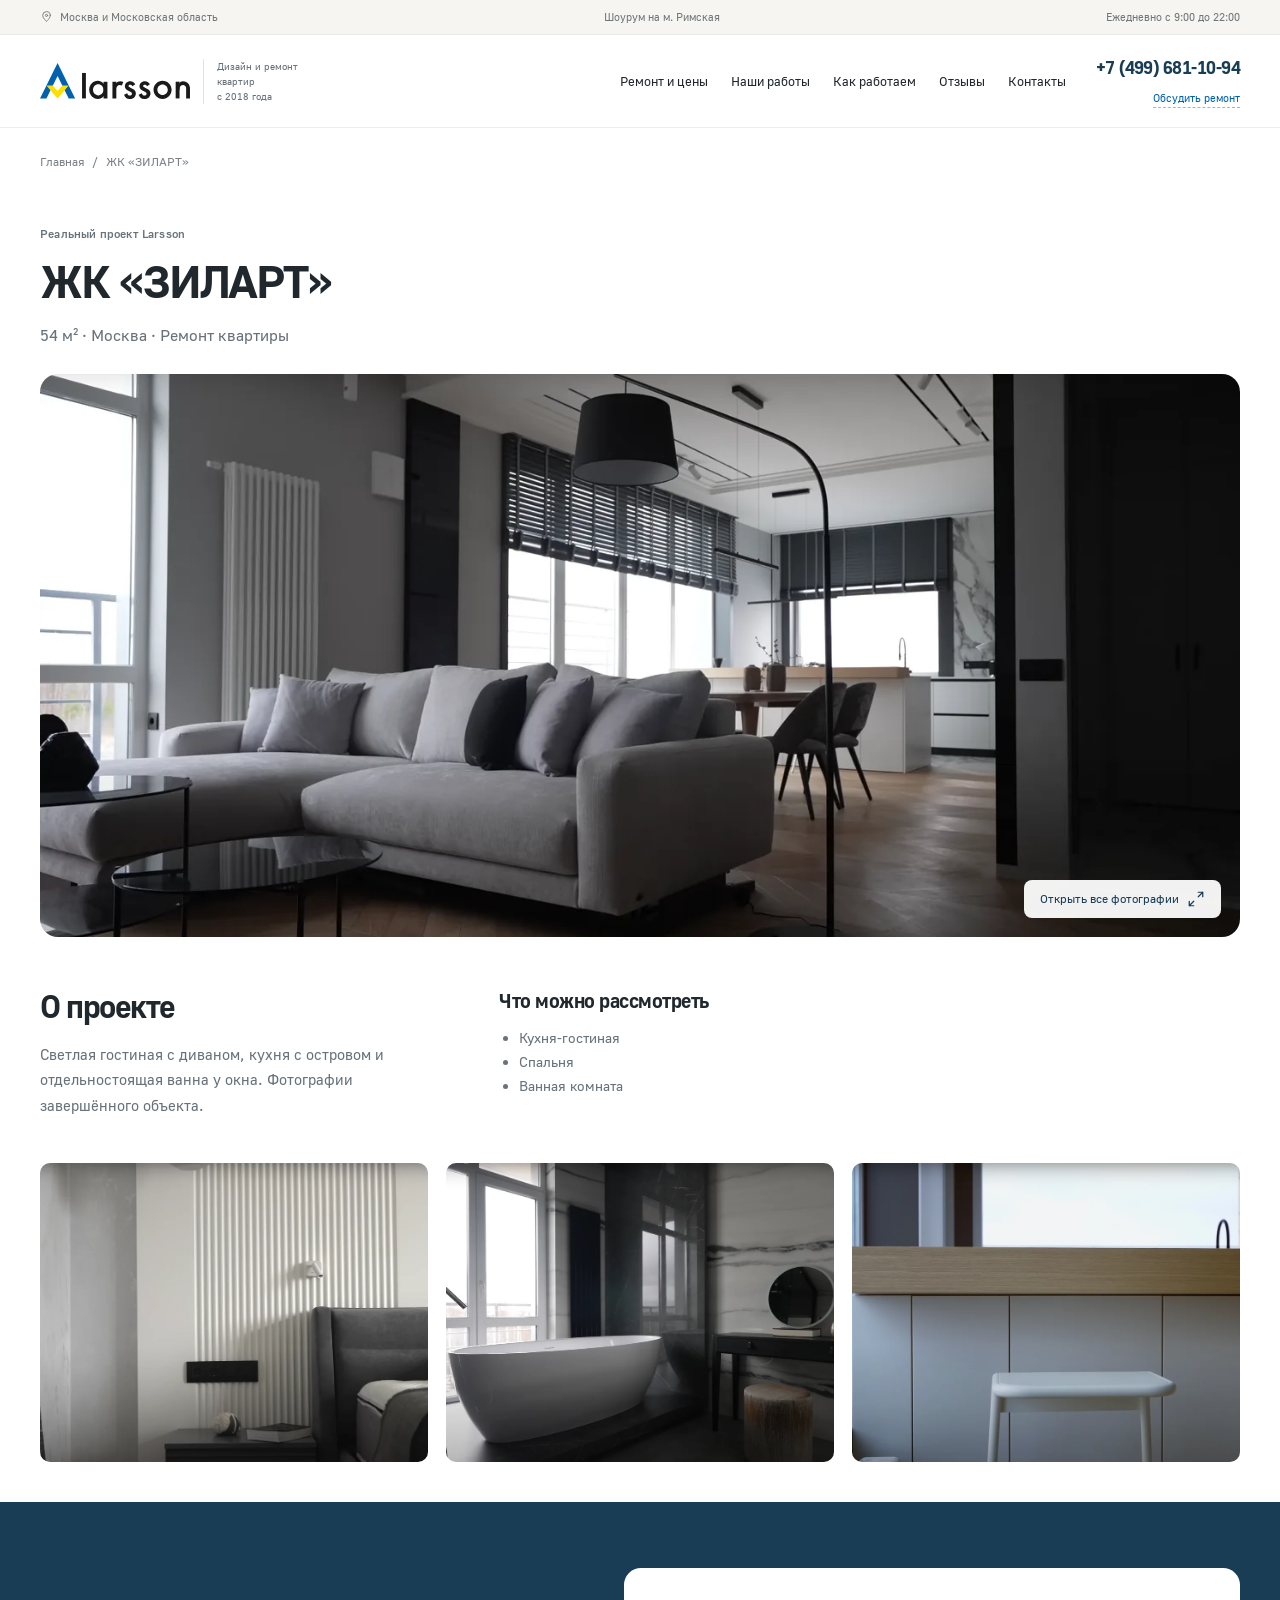
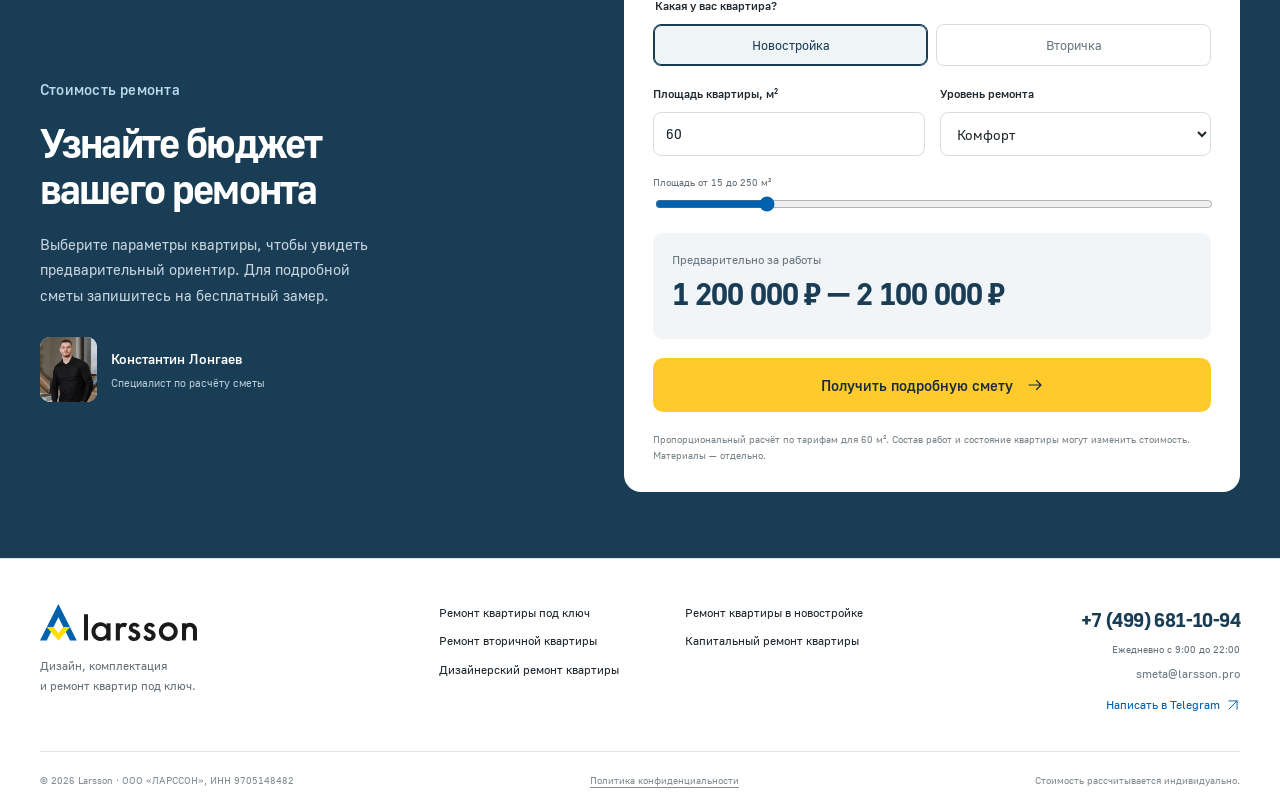
<file: proekt-zilart/index.html>
<!doctype html><html lang="ru" data-metrika=""><head><meta charset="utf-8"><meta name="viewport" content="width=device-width,initial-scale=1"><meta name="theme-color" content="#183d55"><title>ЖК «ЗИЛАРТ» — ремонт 54 м² | Larsson</title><meta name="description" content="Светлая гостиная с диваном, кухня с островом и отдельностоящая ванна у окна. Фотографии завершённого объекта."><link rel="canonical" href="https://ulin-roman.github.io/larsson-remont/proekt-zilart/"><meta property="og:type" content="website"><meta property="og:locale" content="ru_RU"><meta property="og:title" content="ЖК «ЗИЛАРТ» — ремонт 54 м² | Larsson"><meta property="og:description" content="Светлая гостиная с диваном, кухня с островом и отдельностоящая ванна у окна. Фотографии завершённого объекта."><meta property="og:url" content="https://ulin-roman.github.io/larsson-remont/proekt-zilart/"><meta property="og:image" content="https://ulin-roman.github.io/larsson-remont/assets/projects/zilart-living.webp"><link rel="icon" type="image/svg+xml" href="../assets/mark.svg"><link rel="preload" as="font" type="font/woff2" href="../assets/fonts/golos-regular.woff2" crossorigin><link rel="stylesheet" href="../assets/site.css"><script src="../assets/site.js" defer></script><script type="application/ld+json">{"@context":"https://schema.org","@graph":[{"@type":"HomeAndConstructionBusiness","@id":"https://ulin-roman.github.io/larsson-remont/#company","name":"Larsson","url":"https://ulin-roman.github.io/larsson-remont/","telephone":"+74996811094","email":"smeta@larsson.pro","areaServed":["Москва","Московская область"],"address":{"@type":"PostalAddress","streetAddress":"бульвар Энтузиастов, 2","addressLocality":"Москва","addressCountry":"RU"}},{"@type":"WebPage","name":"ЖК «ЗИЛАРТ» — ремонт 54 м² | Larsson","description":"Светлая гостиная с диваном, кухня с островом и отдельностоящая ванна у окна. Фотографии завершённого объекта.","url":"https://ulin-roman.github.io/larsson-remont/proekt-zilart/","inLanguage":"ru","isPartOf":{"@type":"WebSite","name":"Larsson","url":"https://ulin-roman.github.io/larsson-remont/"}}]}</script></head><body data-base="../"><a class="skip-link" href="#main">Перейти к содержанию</a><div class="topbar"><div class="container topbar-inner"><span><svg width="14" height="14" viewBox="0 0 24 24" fill="none" stroke="currentColor" stroke-width="1.65" stroke-linecap="round" stroke-linejoin="round" aria-hidden="true" focusable="false"><path d="M19 10c0 5-7 11-7 11S5 15 5 10a7 7 0 1 1 14 0Z"/><circle cx="12" cy="10" r="2"/></svg> Москва и Московская область</span><a href="https://yandex.com/maps/-/CPBy6J5r" target="_blank" rel="noopener">Шоурум на м. Римская</a><span>Ежедневно с 9:00 до 22:00</span></div></div><header class="site-header"><div class="container header-inner"><a class="brand" href="../" aria-label="Larsson — главная"><img src="../assets/logo.svg" alt="Larsson" class="" loading="lazy" decoding="async"><span class="brand-copy">Дизайн и ремонт квартир<br>с 2018 года</span></a><nav class="main-nav" id="main-nav" aria-label="Основная навигация"><a href="../#stoimost">Ремонт и цены</a><a href="../portfolio/">Наши работы</a><a href="../#process">Как работаем</a><a href="../#reviews">Отзывы</a><a href="../kontakty/">Контакты</a></nav><div class="header-contact"><a class="phone" href="tel:+74996811094" data-action="phone">+7 (499) 681-10-94</a><button class="callback-link js-quote" type="button">Обсудить ремонт</button></div><button class="menu-toggle" type="button" aria-expanded="false" aria-controls="main-nav" aria-label="Открыть меню"><svg width="22" height="22" viewBox="0 0 24 24" fill="none" stroke="currentColor" stroke-width="1.65" stroke-linecap="round" stroke-linejoin="round" aria-hidden="true" focusable="false"><path d="M4 7h16M4 12h16M4 17h16"/></svg></button></div></header><main id="main"><nav class="breadcrumb container" aria-label="Хлебные крошки"><a href="../">Главная</a><span>/</span><span aria-current="page">ЖК «ЗИЛАРТ»</span></nav><section class="section container project-detail-hero"><div class="section-head"><div><p class="kicker">Реальный проект Larsson</p><h1 class="page-title">ЖК «ЗИЛАРТ»</h1><p>54 м² · Москва · Ремонт квартиры</p></div></div><button type="button" class="project-detail-cover js-project" data-project="1" aria-label="Открыть фотографии проекта"><img src="../assets/projects/zilart-living.webp" alt="Гостиная с серым диваном и кухней в ЖК ЗИЛАРТ" class="" loading="eager" decoding="async" fetchpriority="high"><span>Открыть все фотографии <svg width="18" height="18" viewBox="0 0 24 24" fill="none" stroke="currentColor" stroke-width="1.65" stroke-linecap="round" stroke-linejoin="round" aria-hidden="true" focusable="false"><path d="M15 3h6v6m0-6-6 6M9 21H3v-6m0 6 6-6"/></svg></span></button><div class="project-details-grid"><div><h2>О проекте</h2><p>Светлая гостиная с диваном, кухня с островом и отдельностоящая ванна у окна. Фотографии завершённого объекта.</p></div><div><h3>Что можно рассмотреть</h3><ul><li>Кухня-гостиная</li><li>Спальня</li><li>Ванная комната</li></ul></div></div><div class="project-full-gallery"><button class="js-project" type="button" data-project="1" data-photo="1" aria-label="Увеличить фото 2"><img src="../assets/projects/zilart-bedroom.webp" alt="Спальня со светлыми панелями за кроватью" class="" loading="lazy" decoding="async"></button><button class="js-project" type="button" data-project="1" data-photo="2" aria-label="Увеличить фото 3"><img src="../assets/projects/zilart-bathroom.webp" alt="Ванная комната с отдельностоящей ванной у окна" class="" loading="lazy" decoding="async"></button><button class="js-project" type="button" data-project="1" data-photo="3" aria-label="Увеличить фото 4"><img src="../assets/projects/zilart-kitchen.webp" alt="Кухонный остров с барными стульями" class="" loading="lazy" decoding="async"></button></div></section><section class="budget-section" id="raschet"><div class="container budget-grid"><div class="budget-intro"><p class="kicker">Стоимость ремонта</p><h2>Узнайте бюджет<br>вашего ремонта</h2><p>Выберите параметры квартиры, чтобы увидеть предварительный ориентир. Для подробной сметы запишитесь на бесплатный замер.</p><div class="budget-expert"><img src="../assets/company/engineer.webp" alt="Константин Лонгаев из команды Larsson в шоуруме отделочных материалов" class="" loading="lazy" decoding="async"><div><strong>Константин Лонгаев</strong><span>Специалист по расчёту сметы</span></div></div></div><form class="budget-form" id="budget-form"><fieldset class="object-choice"><legend>Какая у вас квартира?</legend><label><input type="radio" name="property" value="novostroyka" checked><span>Новостройка</span></label><label><input type="radio" name="property" value="vtorichka"><span>Вторичка</span></label></fieldset><div class="budget-fields"><label class="input-label" for="budget-area">Площадь квартиры, м²<input id="budget-area" name="area" type="number" min="15" max="250" step="1" value="60" inputmode="numeric" required></label><label class="input-label" for="budget-level">Уровень ремонта<select id="budget-level" name="level"><option value="comfort">Комфорт</option><option value="premium">Премиум</option></select></label></div><label class="range-label" for="budget-range">Площадь от 15 до 250 м²</label><input id="budget-range" type="range" min="15" max="250" value="60" aria-label="Площадь квартиры в квадратных метрах"><div class="budget-result" aria-live="polite" aria-atomic="true"><span>Предварительно за работы</span><strong><span id="budget-low">1 200 000 ₽</span> — <span id="budget-high">2 100 000 ₽</span></strong></div><button type="submit" class="btn btn-primary">Получить подробную смету <svg width="18" height="18" viewBox="0 0 24 24" fill="none" stroke="currentColor" stroke-width="1.65" stroke-linecap="round" stroke-linejoin="round" aria-hidden="true" focusable="false"><path d="M4 12h16m-6-6 6 6-6 6"/></svg></button><p class="budget-disclaimer">Пропорциональный расчёт по тарифам для 60 м². Состав работ и состояние квартиры могут изменить стоимость. Материалы — отдельно.</p><noscript><a class="text-link" href="https://larsson-remont.ru/ver_3.3/remont-kvartir-pod-kluch_copy.php#calc">Открыть калькулятор Larsson</a></noscript></form></div></section></main><footer class="site-footer"><div class="container footer-main"><div class="footer-brand"><a href="../" aria-label="Larsson — главная"><img src="../assets/logo.svg" alt="Larsson" class="" loading="lazy" decoding="async"></a><p>Дизайн, комплектация<br>и ремонт квартир под ключ.</p></div><nav class="footer-nav" aria-label="Услуги"><a href="../remont-kvartiry-pod-klyuch/">Ремонт квартиры под ключ</a><a href="../remont-v-novostroyke/">Ремонт квартиры в новостройке</a><a href="../remont-vtorichnogo-zhilya/">Ремонт вторичной квартиры</a><a href="../kapitalnyy-remont-kvartiry/">Капитальный ремонт квартиры</a><a href="../dizaynerskiy-remont-kvartiry/">Дизайнерский ремонт квартиры</a></nav><div class="footer-contact"><a class="phone" href="tel:+74996811094" data-action="phone">+7 (499) 681-10-94</a><span>Ежедневно с 9:00 до 22:00</span><a href="mailto:smeta@larsson.pro" data-action="email">smeta@larsson.pro</a><a href="https://t.me/LarssonRemont" target="_blank" rel="noopener" data-action="telegram">Написать в Telegram <svg width="14" height="14" viewBox="0 0 24 24" fill="none" stroke="currentColor" stroke-width="1.65" stroke-linecap="round" stroke-linejoin="round" aria-hidden="true" focusable="false"><path d="M5 19 19 5M5 5h14v14"/></svg></a></div></div><div class="container footer-bottom"><span>© 2026 Larsson · ООО «ЛАРССОН», ИНН 9705148482</span><a href="https://larsson-remont.ru/politica/" target="_blank" rel="noopener">Политика конфиденциальности</a><span>Стоимость рассчитывается индивидуально.</span></div></footer><div class="mobile-bar"><a href="tel:+74996811094" data-action="phone"><svg width="18" height="18" viewBox="0 0 24 24" fill="none" stroke="currentColor" stroke-width="1.65" stroke-linecap="round" stroke-linejoin="round" aria-hidden="true" focusable="false"><path d="m7 3 3 5-3 2a13 13 0 0 0 7 7l2-3 5 3v3c0 1-1 1-2 1C10 20 4 14 3 5c0-1 0-2 1-2h3Z"/></svg>Позвонить</a><button type="button" class="btn btn-primary js-quote" data-service="" data-action="estimate">Узнать стоимость<svg width="18" height="18" viewBox="0 0 24 24" fill="none" stroke="currentColor" stroke-width="1.65" stroke-linecap="round" stroke-linejoin="round" aria-hidden="true" focusable="false"><path d="M4 12h16m-6-6 6 6-6 6"/></svg></button></div><dialog id="quote-dialog" aria-labelledby="quote-title"><div class="quote-dialog-inner"><div class="dialog-header"><div><span class="kicker">Бесплатный расчёт</span><h2 id="quote-title">Рассчитаем ремонт вашей квартиры</h2></div><button type="button" class="close-dialog round-button" data-close-dialog aria-label="Закрыть расчёт"><svg width="22" height="22" viewBox="0 0 24 24" fill="none" stroke="currentColor" stroke-width="1.65" stroke-linecap="round" stroke-linejoin="round" aria-hidden="true" focusable="false"><path d="m5 5 14 14M19 5 5 19"/></svg></button></div><div class="quote-loading" role="status">Загружаем калькулятор Larsson…</div><iframe class="quote-frame" data-src="https://quiz.marquiz.ru/63ea2ab4ad7b370042c779b7" title="Калькулятор стоимости ремонта Larsson" loading="lazy" referrerpolicy="strict-origin-when-cross-origin"></iframe><a class="quote-fallback" href="https://quiz.marquiz.ru/63ea2ab4ad7b370042c779b7" target="_blank" rel="noopener">Открыть расчёт в отдельной вкладке <svg width="14" height="14" viewBox="0 0 24 24" fill="none" stroke="currentColor" stroke-width="1.65" stroke-linecap="round" stroke-linejoin="round" aria-hidden="true" focusable="false"><path d="M5 19 19 5M5 5h14v14"/></svg></a></div></dialog><dialog id="project-dialog" aria-labelledby="gallery-title"><div class="dialog-header"><h2 class="gallery-title" id="gallery-title">Фотографии проекта</h2><button type="button" class="close-dialog round-button" data-close-dialog aria-label="Закрыть проект"><svg width="22" height="22" viewBox="0 0 24 24" fill="none" stroke="currentColor" stroke-width="1.65" stroke-linecap="round" stroke-linejoin="round" aria-hidden="true" focusable="false"><path d="m5 5 14 14M19 5 5 19"/></svg></button></div><div class="gallery-layout"><div><div class="gallery-main"><img class="gallery-photo" alt=""><button class="round-button gallery-prev" type="button" aria-label="Предыдущее фото"><svg width="20" height="20" viewBox="0 0 24 24" fill="none" stroke="currentColor" stroke-width="1.65" stroke-linecap="round" stroke-linejoin="round" aria-hidden="true" focusable="false"><path d="M20 12H4m6-6-6 6 6 6"/></svg></button><button class="round-button gallery-next" type="button" aria-label="Следующее фото"><svg width="20" height="20" viewBox="0 0 24 24" fill="none" stroke="currentColor" stroke-width="1.65" stroke-linecap="round" stroke-linejoin="round" aria-hidden="true" focusable="false"><path d="M4 12h16m-6-6 6 6-6 6"/></svg></button><span class="gallery-counter" aria-live="polite"></span></div><div class="gallery-thumbs" aria-label="Фотографии проекта"></div></div><div class="gallery-side"><span class="gallery-area"></span><p class="gallery-description"></p><button type="button" class="btn btn-primary js-quote">Хочу такой ремонт <svg width="16" height="16" viewBox="0 0 24 24" fill="none" stroke="currentColor" stroke-width="1.65" stroke-linecap="round" stroke-linejoin="round" aria-hidden="true" focusable="false"><path d="M4 12h16m-6-6 6 6-6 6"/></svg></button></div></div></dialog><dialog id="compare-dialog" aria-label="Фотографии до и после отделки"><div class="dialog-header"><h2>Было и стало</h2><button class="round-button close-dialog" data-close-dialog type="button" aria-label="Закрыть фотографии"><svg width="22" height="22" viewBox="0 0 24 24" fill="none" stroke="currentColor" stroke-width="1.65" stroke-linecap="round" stroke-linejoin="round" aria-hidden="true" focusable="false"><path d="m5 5 14 14M19 5 5 19"/></svg></button></div><div class="compare-full"></div></dialog><script type="application/json" id="project-data">[{"slug":"novoslobodskaya","title":"Квартира на Новослободской","area":117,"location":"Москва","type":"Ремонт квартиры","description":"Кухня-гостиная с мягким освещением, спальня и санузел в спокойной тёмной палитре. Фотографии завершённого объекта.","scope":["Кухня-гостиная","Спальня","Ванная комната"],"images":["assets/projects/novoslobodskaya-living.webp","assets/projects/novoslobodskaya-kitchen.webp","assets/projects/novoslobodskaya-bedroom.webp","assets/projects/novoslobodskaya-bathroom.webp"],"imageAlts":["Гостиная с диваном и зелёным креслом на Новослободской","Кухня и обеденный стол в квартире на Новослободской","Спальня с подсветкой за изголовьем","Ванная с отделкой под дерево и подвесной сантехникой"],"sourceUrls":["https://drive.google.com/drive/folders/1e4UJ8I5VGkT_5k3PnViDSbh2BKvnxF2_","https://drive.google.com/drive/folders/1YvVqZy7x81WEGcICxsfQnKwJR-Jkzr84"]},{"slug":"zilart","title":"ЖК «ЗИЛАРТ»","area":54,"location":"Москва","type":"Ремонт квартиры","description":"Светлая гостиная с диваном, кухня с островом и отдельностоящая ванна у окна. Фотографии завершённого объекта.","scope":["Кухня-гостиная","Спальня","Ванная комната"],"images":["assets/projects/zilart-living.webp","assets/projects/zilart-bedroom.webp","assets/projects/zilart-bathroom.webp","assets/projects/zilart-kitchen.webp"],"imageAlts":["Гостиная с серым диваном и кухней в ЖК ЗИЛАРТ","Спальня со светлыми панелями за кроватью","Ванная комната с отдельностоящей ванной у окна","Кухонный остров с барными стульями"],"sourceUrls":["https://drive.google.com/drive/folders/1woj2HhR2XOE_Xk3Xw5FPPJql8K5y4a1o","https://drive.google.com/drive/folders/1pWJpdm7DLoae3mBZoqiqTqwAgYrD4JSm"]},{"slug":"vtb-arena","title":"ЖК «ВТБ Арена Парк»","area":155,"rooms":3,"location":"Москва","type":"Капитальный ремонт по дизайн-проекту","description":"Квартира в стиле лофт с кирпичом, открытым потолком и яркими цветовыми акцентами. Выполнены перепланировка, вентиляция и кондиционирование.","scope":["Перепланировка и перегородки","Кирпич, окраска стен и плитка","Вентиляция и кондиционирование","Отделка массивом дерева"],"duration":187,"price":3118000,"priceNote":"Сумма конкретного объекта из описания проекта, подготовленного в 2025 году. Состав материалов в документе не уточнён.","images":["assets/projects/vtb-arena-living.webp","assets/projects/vtb-arena-kitchen.webp","assets/projects/vtb-arena-bedroom.webp","assets/projects/vtb-arena-bathroom.webp"],"imageAlts":["Кухня-гостиная в стиле лофт с большими окнами в ЖК ВТБ Арена Парк","Бирюзовая кухня с накладной белой раковиной","Спальня с кирпичной стеной и зеркалом","Ванная комната с белой плиткой и подвесным светильником"],"sourceUrls":["https://drive.google.com/drive/folders/1QKAMjSjXLJs7zF5xgqFXGuvabIKmj_iF","https://drive.google.com/drive/folders/16P_4LPQnKU_22WVrkuZ8Qygcx1PK9OAO","https://docs.google.com/document/d/1KRFtrRLHGxn7pUB2Uc5b6Gyb1oJ2IGObiiQQN2yfy8s/edit"],"video":"https://youtu.be/-ojYv9pYKTU"},{"slug":"korovinskoe","title":"Коровинское шоссе","area":39,"location":"Москва","type":"Ремонт квартиры","description":"Компактная квартира в графитовых оттенках. В подборке показаны готовые гостиная, спальня, кухня и санузел.","scope":["Гостиная","Спальня","Кухня","Санузел"],"images":["assets/projects/korovinskoe-living.webp","assets/projects/korovinskoe-bedroom.webp","assets/projects/korovinskoe-kitchen.webp","assets/projects/korovinskoe-bathroom.webp"],"imageAlts":["Гостиная с угловым диваном на Коровинском шоссе","Спальная зона со стеклянной перегородкой","Кухня с тёмным смесителем и светлым фартуком","Ванная комната с душевой и тёмными фасадами"],"sourceUrls":["https://drive.google.com/drive/folders/1zgvrybsQPTn2obcE45ISbVzqB6cCfXGF","https://drive.google.com/drive/folders/1sEueRdlcqVq-HpSu-S1t2PtSOaag_7YR"]}]</script></body></html>
</file>
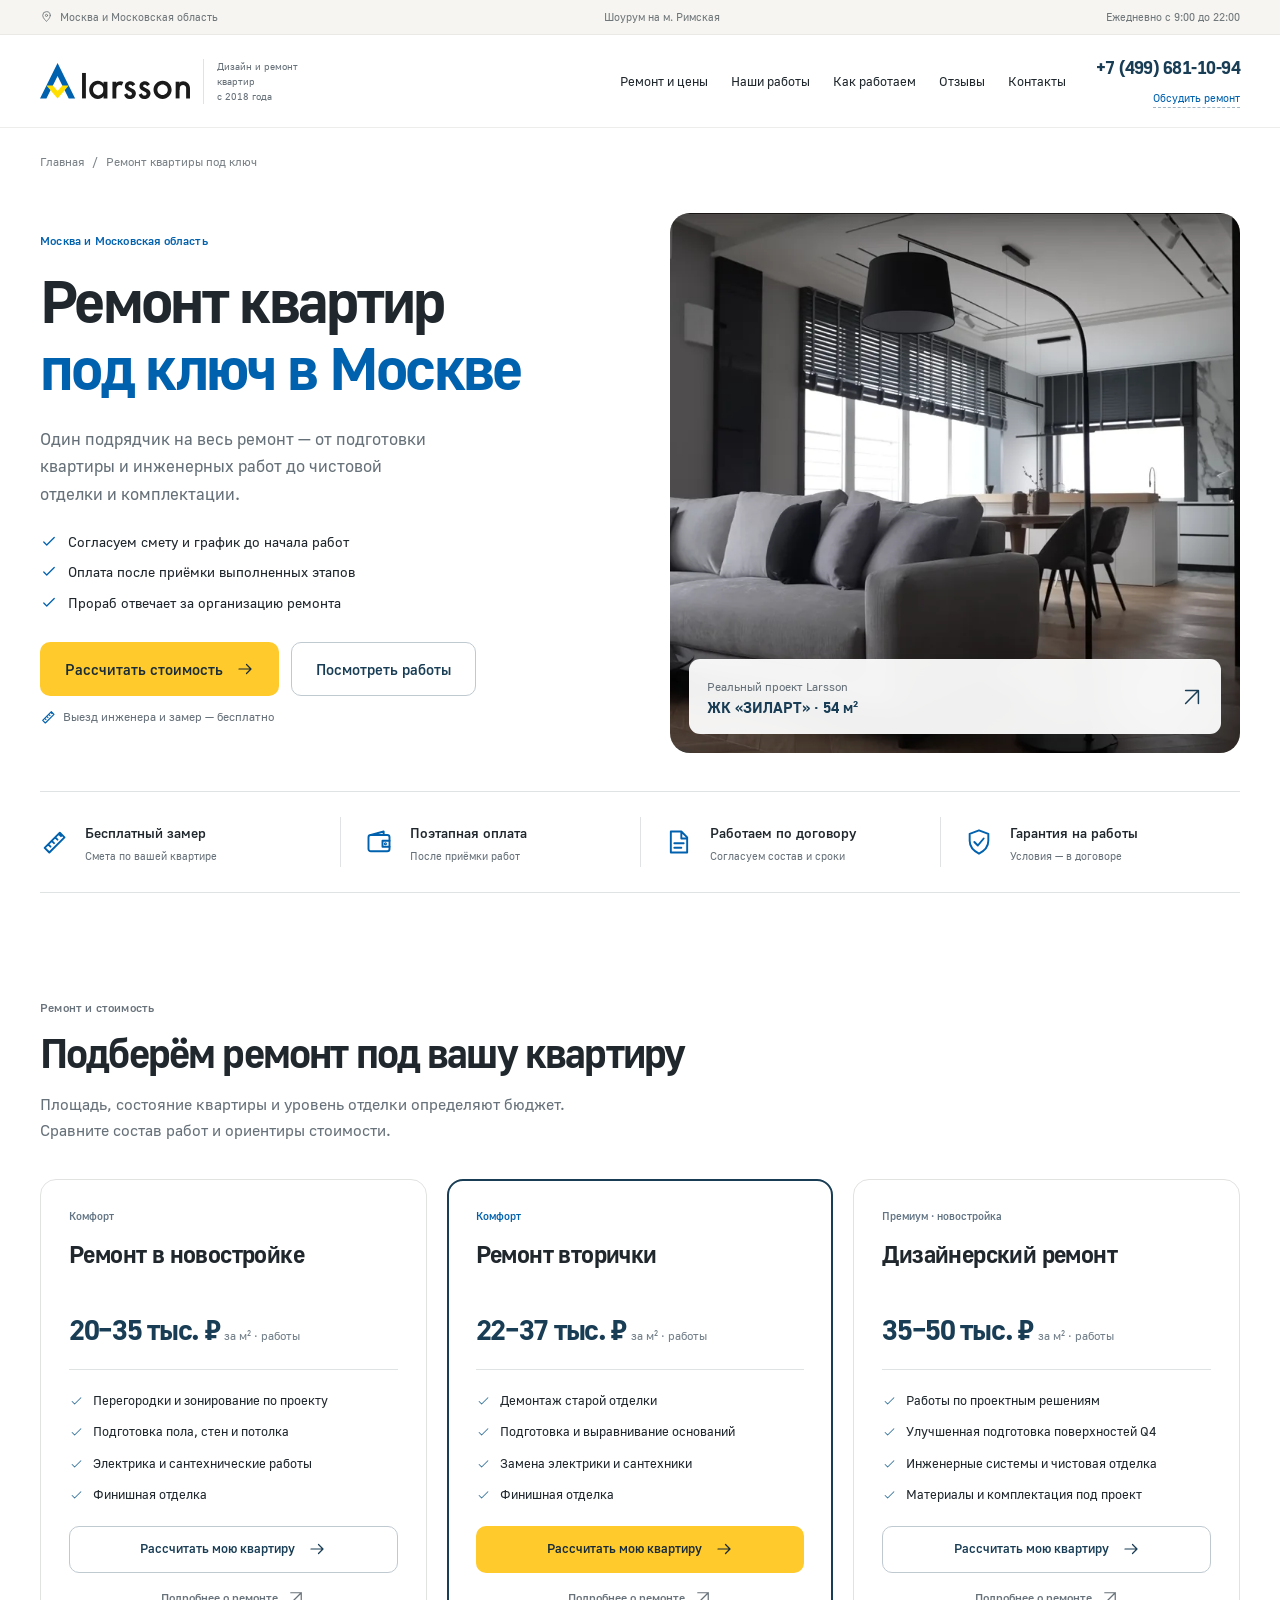
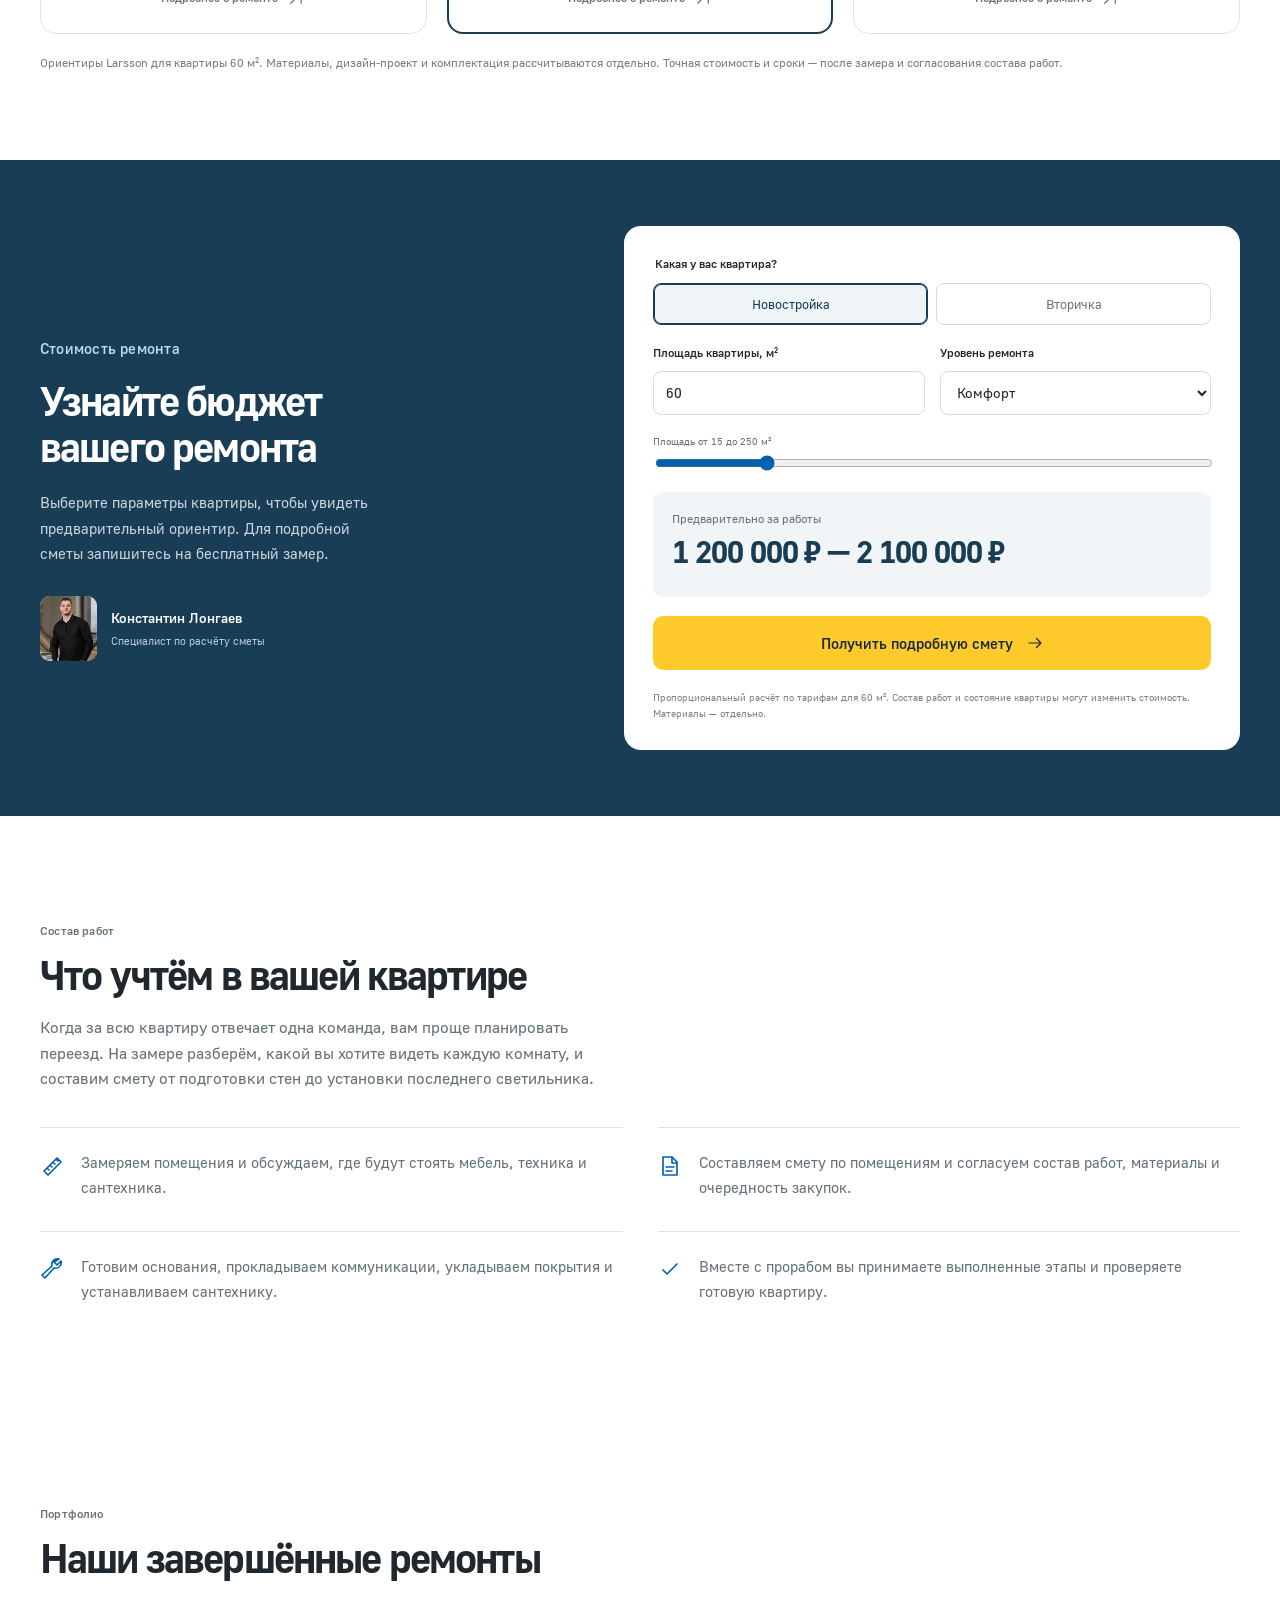
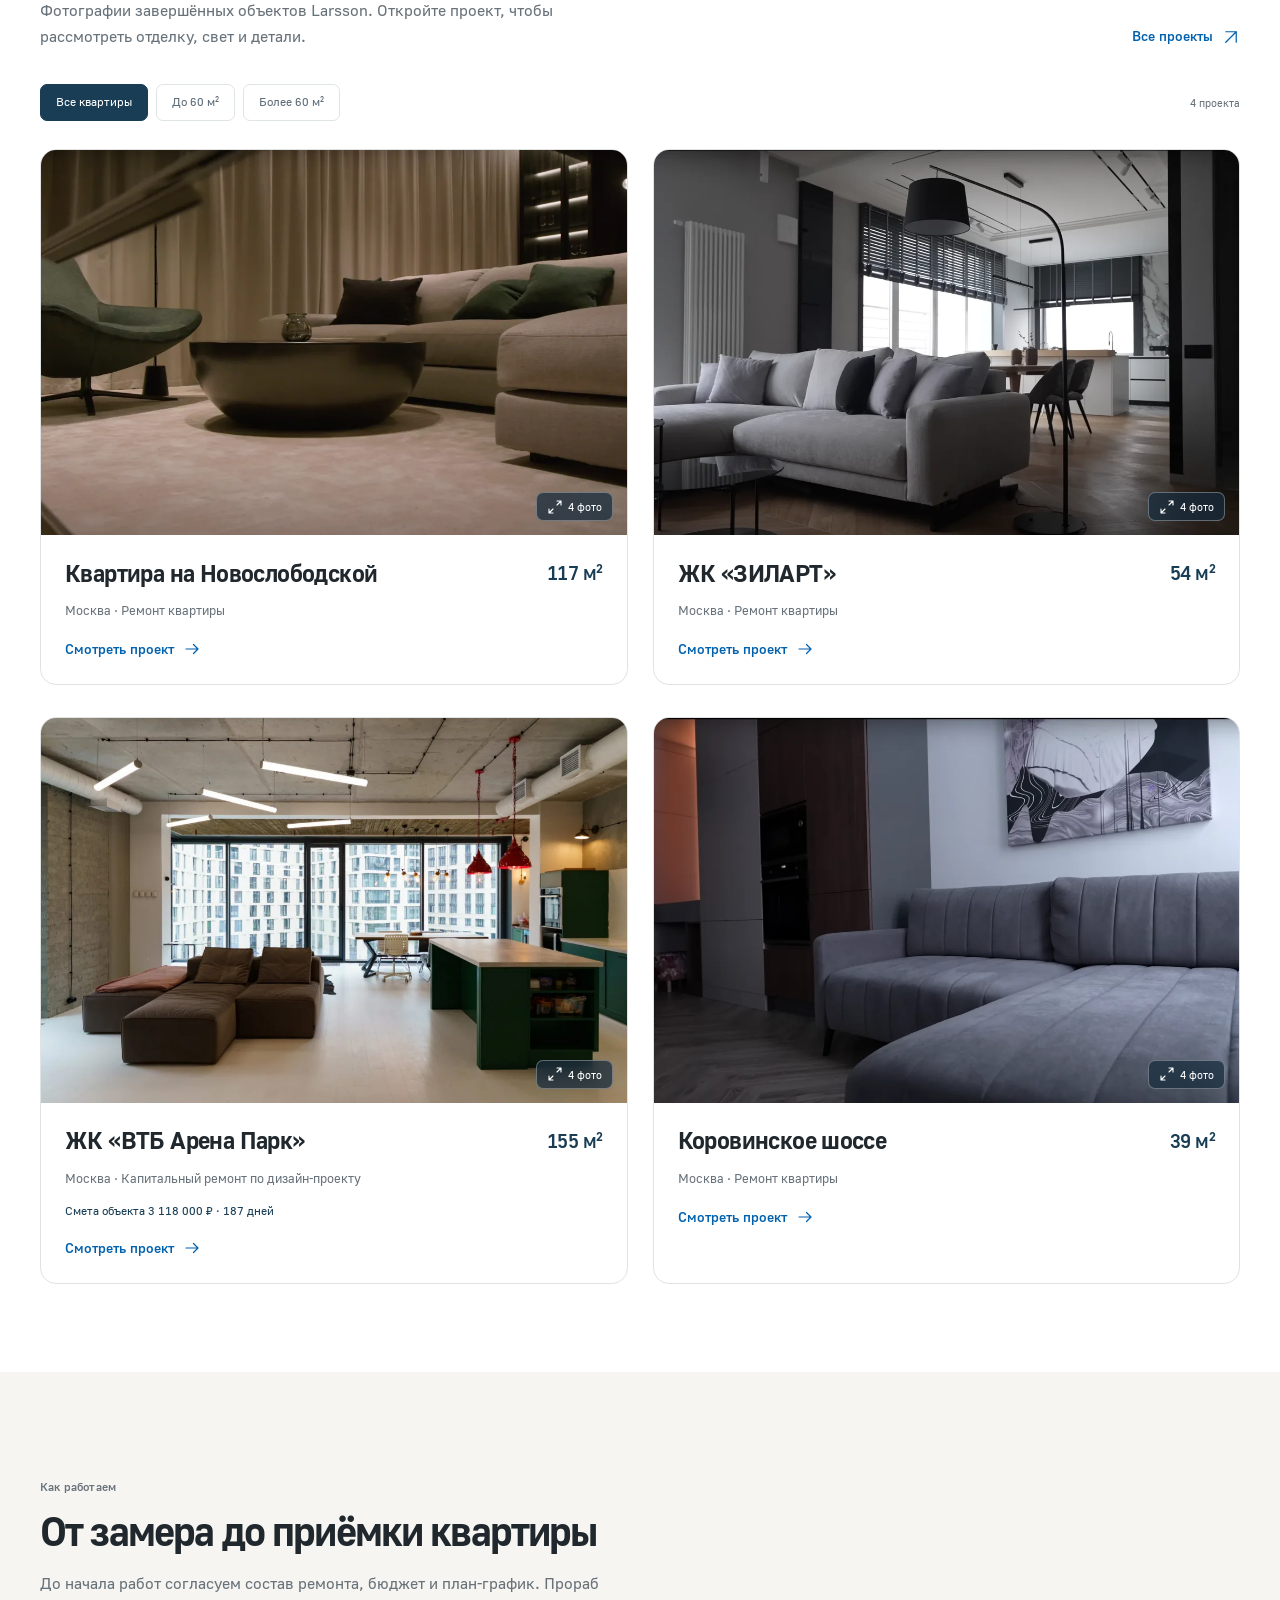
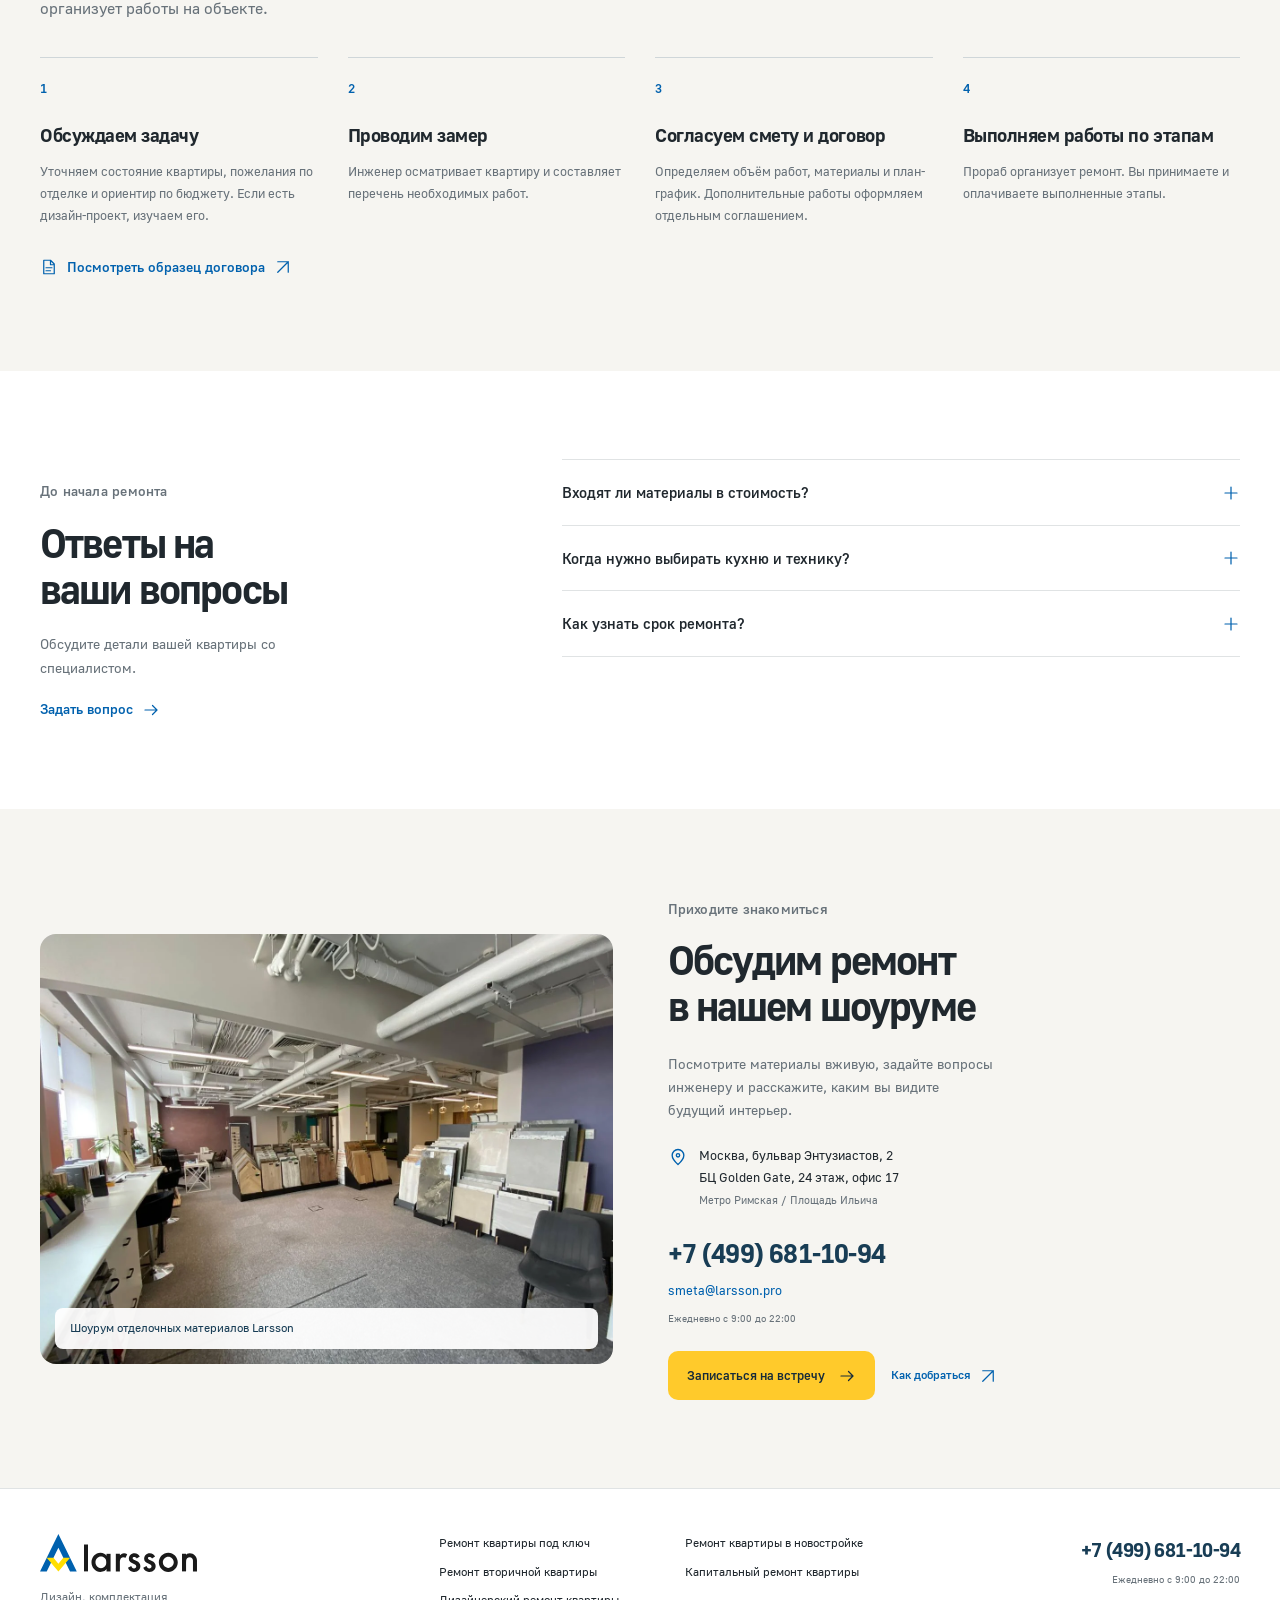
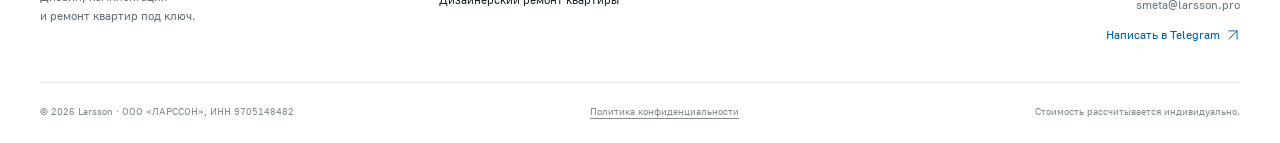
<file: remont-kvartiry-pod-klyuch/index.html>
<!doctype html><html lang="ru" data-metrika=""><head><meta charset="utf-8"><meta name="viewport" content="width=device-width,initial-scale=1"><meta name="theme-color" content="#183d55"><title>Ремонт квартиры под ключ в Москве — стоимость и проекты Larsson</title><meta name="description" content="Ремонт квартиры под ключ в Москве и области. Узнайте, что входит в смету, как организованы закупки и какие этапы вы принимаете вместе с прорабом."><link rel="canonical" href="https://ulin-roman.github.io/larsson-remont/remont-kvartiry-pod-klyuch/"><meta property="og:type" content="website"><meta property="og:locale" content="ru_RU"><meta property="og:title" content="Ремонт квартиры под ключ в Москве — стоимость и проекты Larsson"><meta property="og:description" content="Ремонт квартиры под ключ в Москве и области. Узнайте, что входит в смету, как организованы закупки и какие этапы вы принимаете вместе с прорабом."><meta property="og:url" content="https://ulin-roman.github.io/larsson-remont/remont-kvartiry-pod-klyuch/"><meta property="og:image" content="https://ulin-roman.github.io/larsson-remont/assets/projects/zilart-living.webp"><link rel="icon" type="image/svg+xml" href="../assets/mark.svg"><link rel="preload" as="font" type="font/woff2" href="../assets/fonts/golos-regular.woff2" crossorigin><link rel="stylesheet" href="../assets/site.css"><script src="../assets/site.js" defer></script><script type="application/ld+json">{"@context":"https://schema.org","@graph":[{"@type":"HomeAndConstructionBusiness","@id":"https://ulin-roman.github.io/larsson-remont/#company","name":"Larsson","url":"https://ulin-roman.github.io/larsson-remont/","telephone":"+74996811094","email":"smeta@larsson.pro","areaServed":["Москва","Московская область"],"address":{"@type":"PostalAddress","streetAddress":"бульвар Энтузиастов, 2","addressLocality":"Москва","addressCountry":"RU"}},{"@type":"WebPage","name":"Ремонт квартиры под ключ в Москве — стоимость и проекты Larsson","description":"Ремонт квартиры под ключ в Москве и области. Узнайте, что входит в смету, как организованы закупки и какие этапы вы принимаете вместе с прорабом.","url":"https://ulin-roman.github.io/larsson-remont/remont-kvartiry-pod-klyuch/","inLanguage":"ru","isPartOf":{"@type":"WebSite","name":"Larsson","url":"https://ulin-roman.github.io/larsson-remont/"}},{"@type":"Service","name":"Ремонт квартиры под ключ","provider":{"@id":"https://ulin-roman.github.io/larsson-remont/#company"},"areaServed":"Москва и Московская область"}]}</script></head><body data-base="../"><a class="skip-link" href="#main">Перейти к содержанию</a><div class="topbar"><div class="container topbar-inner"><span><svg width="14" height="14" viewBox="0 0 24 24" fill="none" stroke="currentColor" stroke-width="1.65" stroke-linecap="round" stroke-linejoin="round" aria-hidden="true" focusable="false"><path d="M19 10c0 5-7 11-7 11S5 15 5 10a7 7 0 1 1 14 0Z"/><circle cx="12" cy="10" r="2"/></svg> Москва и Московская область</span><a href="https://yandex.com/maps/-/CPBy6J5r" target="_blank" rel="noopener">Шоурум на м. Римская</a><span>Ежедневно с 9:00 до 22:00</span></div></div><header class="site-header"><div class="container header-inner"><a class="brand" href="../" aria-label="Larsson — главная"><img src="../assets/logo.svg" alt="Larsson" class="" loading="lazy" decoding="async"><span class="brand-copy">Дизайн и ремонт квартир<br>с 2018 года</span></a><nav class="main-nav" id="main-nav" aria-label="Основная навигация"><a href="../#stoimost">Ремонт и цены</a><a href="../portfolio/">Наши работы</a><a href="../#process">Как работаем</a><a href="../#reviews">Отзывы</a><a href="../kontakty/">Контакты</a></nav><div class="header-contact"><a class="phone" href="tel:+74996811094" data-action="phone">+7 (499) 681-10-94</a><button class="callback-link js-quote" type="button">Обсудить ремонт</button></div><button class="menu-toggle" type="button" aria-expanded="false" aria-controls="main-nav" aria-label="Открыть меню"><svg width="22" height="22" viewBox="0 0 24 24" fill="none" stroke="currentColor" stroke-width="1.65" stroke-linecap="round" stroke-linejoin="round" aria-hidden="true" focusable="false"><path d="M4 7h16M4 12h16M4 17h16"/></svg></button></div></header><main id="main"><nav class="breadcrumb container" aria-label="Хлебные крошки"><a href="../">Главная</a><span>/</span><span aria-current="page">Ремонт квартиры под ключ</span></nav><section class="hero container"><div class="hero-grid"><div class="hero-content"><p class="kicker">Москва и Московская область</p><h1>Ремонт квартир<br><span class="accent">под ключ в Москве</span></h1><p class="hero-intro">Один подрядчик на весь ремонт — от подготовки квартиры и инженерных работ до чистовой отделки и комплектации.</p><ul class="hero-checks"><li><svg width="18" height="18" viewBox="0 0 24 24" fill="none" stroke="currentColor" stroke-width="1.65" stroke-linecap="round" stroke-linejoin="round" aria-hidden="true" focusable="false"><path d="m5 12 4 4L19 6"/></svg>Согласуем смету и график до начала работ</li><li><svg width="18" height="18" viewBox="0 0 24 24" fill="none" stroke="currentColor" stroke-width="1.65" stroke-linecap="round" stroke-linejoin="round" aria-hidden="true" focusable="false"><path d="m5 12 4 4L19 6"/></svg>Оплата после приёмки выполненных этапов</li><li><svg width="18" height="18" viewBox="0 0 24 24" fill="none" stroke="currentColor" stroke-width="1.65" stroke-linecap="round" stroke-linejoin="round" aria-hidden="true" focusable="false"><path d="m5 12 4 4L19 6"/></svg>Прораб отвечает за организацию ремонта</li></ul><div class="hero-actions"><a class="btn btn-primary" href="#raschet" data-action="calculator">Рассчитать стоимость <svg width="18" height="18" viewBox="0 0 24 24" fill="none" stroke="currentColor" stroke-width="1.65" stroke-linecap="round" stroke-linejoin="round" aria-hidden="true" focusable="false"><path d="M4 12h16m-6-6 6 6-6 6"/></svg></a><a class="btn btn-secondary" href="#projects">Посмотреть работы</a></div><p class="hero-note"><svg width="16" height="16" viewBox="0 0 24 24" fill="none" stroke="currentColor" stroke-width="1.65" stroke-linecap="round" stroke-linejoin="round" aria-hidden="true" focusable="false"><path d="m4 17 13-13 4 4L8 21l-4-4Zm3-3 2 2m1-5 2 2m1-5 2 2m1-5 2 2"/></svg>Выезд инженера и замер — бесплатно</p></div><figure class="hero-visual"><img src="../assets/projects/zilart-living.webp" alt="Гостиная с серым диваном и кухней в ЖК ЗИЛАРТ" class="hero-image" loading="eager" decoding="async" fetchpriority="high"><figcaption class="project-caption"><div><span>Реальный проект Larsson</span><strong>ЖК «ЗИЛАРТ» · 54 м²</strong></div><a href="#projects" aria-label="Посмотреть проекты"><svg width="22" height="22" viewBox="0 0 24 24" fill="none" stroke="currentColor" stroke-width="1.65" stroke-linecap="round" stroke-linejoin="round" aria-hidden="true" focusable="false"><path d="M5 19 19 5M5 5h14v14"/></svg></a></figcaption></figure></div></section><div class="container trust-strip"><div class="trust-item"><svg width="27" height="27" viewBox="0 0 24 24" fill="none" stroke="currentColor" stroke-width="1.65" stroke-linecap="round" stroke-linejoin="round" aria-hidden="true" focusable="false"><path d="m4 17 13-13 4 4L8 21l-4-4Zm3-3 2 2m1-5 2 2m1-5 2 2m1-5 2 2"/></svg><div><strong>Бесплатный замер</strong><span>Смета по вашей квартире</span></div></div><div class="trust-item"><svg width="27" height="27" viewBox="0 0 24 24" fill="none" stroke="currentColor" stroke-width="1.65" stroke-linecap="round" stroke-linejoin="round" aria-hidden="true" focusable="false"><rect x="3" y="6" width="18" height="14" rx="2"/><path d="m5 6 11-3v3m5 5h-6v5h6"/><circle cx="17.5" cy="13.5" r=".5"/></svg><div><strong>Поэтапная оплата</strong><span>После приёмки работ</span></div></div><div class="trust-item"><svg width="27" height="27" viewBox="0 0 24 24" fill="none" stroke="currentColor" stroke-width="1.65" stroke-linecap="round" stroke-linejoin="round" aria-hidden="true" focusable="false"><path d="M5 3h9l5 5v13H5V3Zm9 0v6h5M8 13h8m-8 4h6"/></svg><div><strong>Работаем по договору</strong><span>Согласуем состав и сроки</span></div></div><div class="trust-item"><svg width="27" height="27" viewBox="0 0 24 24" fill="none" stroke="currentColor" stroke-width="1.65" stroke-linecap="round" stroke-linejoin="round" aria-hidden="true" focusable="false"><path d="m12 2 8 3v6c0 5-4 9-8 11-4-2-8-6-8-11V5l8-3Z"/><path d="m8 12 3 3 5-6"/></svg><div><strong>Гарантия на работы</strong><span>Условия — в договоре</span></div></div></div><section class="section container" id="stoimost"><div class="section-head"><div><p class="kicker">Ремонт и стоимость</p><h2>Подберём ремонт под вашу квартиру</h2><p>Площадь, состояние квартиры и уровень отделки определяют бюджет. Сравните состав работ и ориентиры стоимости.</p></div></div><div class="pricing-grid"><article class="price-card"><span class="price-card-label">Комфорт</span><h3>Ремонт в новостройке</h3><div class="price"><strong>20–35 тыс. ₽</strong><span>за м² · работы</span></div><ul class="price-scope"><li><svg width="16" height="16" viewBox="0 0 24 24" fill="none" stroke="currentColor" stroke-width="1.65" stroke-linecap="round" stroke-linejoin="round" aria-hidden="true" focusable="false"><path d="m5 12 4 4L19 6"/></svg>Перегородки и зонирование по проекту</li><li><svg width="16" height="16" viewBox="0 0 24 24" fill="none" stroke="currentColor" stroke-width="1.65" stroke-linecap="round" stroke-linejoin="round" aria-hidden="true" focusable="false"><path d="m5 12 4 4L19 6"/></svg>Подготовка пола, стен и потолка</li><li><svg width="16" height="16" viewBox="0 0 24 24" fill="none" stroke="currentColor" stroke-width="1.65" stroke-linecap="round" stroke-linejoin="round" aria-hidden="true" focusable="false"><path d="m5 12 4 4L19 6"/></svg>Электрика и сантехнические работы</li><li><svg width="16" height="16" viewBox="0 0 24 24" fill="none" stroke="currentColor" stroke-width="1.65" stroke-linecap="round" stroke-linejoin="round" aria-hidden="true" focusable="false"><path d="m5 12 4 4L19 6"/></svg>Финишная отделка</li></ul><button type="button" class="btn btn-secondary js-quote" data-service="Новостройка" data-action="estimate">Рассчитать мою квартиру<svg width="18" height="18" viewBox="0 0 24 24" fill="none" stroke="currentColor" stroke-width="1.65" stroke-linecap="round" stroke-linejoin="round" aria-hidden="true" focusable="false"><path d="M4 12h16m-6-6 6 6-6 6"/></svg></button><a class="text-link price-foot" href="../remont-v-novostroyke/">Подробнее о ремонте <svg width="15" height="15" viewBox="0 0 24 24" fill="none" stroke="currentColor" stroke-width="1.65" stroke-linecap="round" stroke-linejoin="round" aria-hidden="true" focusable="false"><path d="M5 19 19 5M5 5h14v14"/></svg></a></article><article class="price-card featured"><span class="price-card-label">Комфорт</span><h3>Ремонт вторички</h3><div class="price"><strong>22–37 тыс. ₽</strong><span>за м² · работы</span></div><ul class="price-scope"><li><svg width="16" height="16" viewBox="0 0 24 24" fill="none" stroke="currentColor" stroke-width="1.65" stroke-linecap="round" stroke-linejoin="round" aria-hidden="true" focusable="false"><path d="m5 12 4 4L19 6"/></svg>Демонтаж старой отделки</li><li><svg width="16" height="16" viewBox="0 0 24 24" fill="none" stroke="currentColor" stroke-width="1.65" stroke-linecap="round" stroke-linejoin="round" aria-hidden="true" focusable="false"><path d="m5 12 4 4L19 6"/></svg>Подготовка и выравнивание оснований</li><li><svg width="16" height="16" viewBox="0 0 24 24" fill="none" stroke="currentColor" stroke-width="1.65" stroke-linecap="round" stroke-linejoin="round" aria-hidden="true" focusable="false"><path d="m5 12 4 4L19 6"/></svg>Замена электрики и сантехники</li><li><svg width="16" height="16" viewBox="0 0 24 24" fill="none" stroke="currentColor" stroke-width="1.65" stroke-linecap="round" stroke-linejoin="round" aria-hidden="true" focusable="false"><path d="m5 12 4 4L19 6"/></svg>Финишная отделка</li></ul><button type="button" class="btn btn-primary js-quote" data-service="Вторичное жильё" data-action="estimate">Рассчитать мою квартиру<svg width="18" height="18" viewBox="0 0 24 24" fill="none" stroke="currentColor" stroke-width="1.65" stroke-linecap="round" stroke-linejoin="round" aria-hidden="true" focusable="false"><path d="M4 12h16m-6-6 6 6-6 6"/></svg></button><a class="text-link price-foot" href="../remont-vtorichnogo-zhilya/">Подробнее о ремонте <svg width="15" height="15" viewBox="0 0 24 24" fill="none" stroke="currentColor" stroke-width="1.65" stroke-linecap="round" stroke-linejoin="round" aria-hidden="true" focusable="false"><path d="M5 19 19 5M5 5h14v14"/></svg></a></article><article class="price-card"><span class="price-card-label">Премиум · новостройка</span><h3>Дизайнерский ремонт</h3><div class="price"><strong>35–50 тыс. ₽</strong><span>за м² · работы</span></div><ul class="price-scope"><li><svg width="16" height="16" viewBox="0 0 24 24" fill="none" stroke="currentColor" stroke-width="1.65" stroke-linecap="round" stroke-linejoin="round" aria-hidden="true" focusable="false"><path d="m5 12 4 4L19 6"/></svg>Работы по проектным решениям</li><li><svg width="16" height="16" viewBox="0 0 24 24" fill="none" stroke="currentColor" stroke-width="1.65" stroke-linecap="round" stroke-linejoin="round" aria-hidden="true" focusable="false"><path d="m5 12 4 4L19 6"/></svg>Улучшенная подготовка поверхностей Q4</li><li><svg width="16" height="16" viewBox="0 0 24 24" fill="none" stroke="currentColor" stroke-width="1.65" stroke-linecap="round" stroke-linejoin="round" aria-hidden="true" focusable="false"><path d="m5 12 4 4L19 6"/></svg>Инженерные системы и чистовая отделка</li><li><svg width="16" height="16" viewBox="0 0 24 24" fill="none" stroke="currentColor" stroke-width="1.65" stroke-linecap="round" stroke-linejoin="round" aria-hidden="true" focusable="false"><path d="m5 12 4 4L19 6"/></svg>Материалы и комплектация под проект</li></ul><button type="button" class="btn btn-secondary js-quote" data-service="По дизайн-проекту" data-action="estimate">Рассчитать мою квартиру<svg width="18" height="18" viewBox="0 0 24 24" fill="none" stroke="currentColor" stroke-width="1.65" stroke-linecap="round" stroke-linejoin="round" aria-hidden="true" focusable="false"><path d="M4 12h16m-6-6 6 6-6 6"/></svg></button><a class="text-link price-foot" href="../dizaynerskiy-remont-kvartiry/">Подробнее о ремонте <svg width="15" height="15" viewBox="0 0 24 24" fill="none" stroke="currentColor" stroke-width="1.65" stroke-linecap="round" stroke-linejoin="round" aria-hidden="true" focusable="false"><path d="M5 19 19 5M5 5h14v14"/></svg></a></article></div><p class="pricing-note">Ориентиры Larsson для квартиры 60 м². Материалы, дизайн-проект и комплектация рассчитываются отдельно. Точная стоимость и сроки — после замера и согласования состава работ.</p></section><section class="budget-section" id="raschet"><div class="container budget-grid"><div class="budget-intro"><p class="kicker">Стоимость ремонта</p><h2>Узнайте бюджет<br>вашего ремонта</h2><p>Выберите параметры квартиры, чтобы увидеть предварительный ориентир. Для подробной сметы запишитесь на бесплатный замер.</p><div class="budget-expert"><img src="../assets/company/engineer.webp" alt="Константин Лонгаев из команды Larsson в шоуруме отделочных материалов" class="" loading="lazy" decoding="async"><div><strong>Константин Лонгаев</strong><span>Специалист по расчёту сметы</span></div></div></div><form class="budget-form" id="budget-form"><fieldset class="object-choice"><legend>Какая у вас квартира?</legend><label><input type="radio" name="property" value="novostroyka" checked><span>Новостройка</span></label><label><input type="radio" name="property" value="vtorichka"><span>Вторичка</span></label></fieldset><div class="budget-fields"><label class="input-label" for="budget-area">Площадь квартиры, м²<input id="budget-area" name="area" type="number" min="15" max="250" step="1" value="60" inputmode="numeric" required></label><label class="input-label" for="budget-level">Уровень ремонта<select id="budget-level" name="level"><option value="comfort">Комфорт</option><option value="premium">Премиум</option></select></label></div><label class="range-label" for="budget-range">Площадь от 15 до 250 м²</label><input id="budget-range" type="range" min="15" max="250" value="60" aria-label="Площадь квартиры в квадратных метрах"><div class="budget-result" aria-live="polite" aria-atomic="true"><span>Предварительно за работы</span><strong><span id="budget-low">1 200 000 ₽</span> — <span id="budget-high">2 100 000 ₽</span></strong></div><button type="submit" class="btn btn-primary">Получить подробную смету <svg width="18" height="18" viewBox="0 0 24 24" fill="none" stroke="currentColor" stroke-width="1.65" stroke-linecap="round" stroke-linejoin="round" aria-hidden="true" focusable="false"><path d="M4 12h16m-6-6 6 6-6 6"/></svg></button><p class="budget-disclaimer">Пропорциональный расчёт по тарифам для 60 м². Состав работ и состояние квартиры могут изменить стоимость. Материалы — отдельно.</p><noscript><a class="text-link" href="https://larsson-remont.ru/ver_3.3/remont-kvartir-pod-kluch_copy.php#calc">Открыть калькулятор Larsson</a></noscript></form></div></section><section class="section container" id="included"><div class="section-head"><div><p class="kicker">Состав работ</p><h2>Что учтём в вашей квартире</h2><p>Когда за всю квартиру отвечает одна команда, вам проще планировать переезд. На замере разберём, какой вы хотите видеть каждую комнату, и составим смету от подготовки стен до установки последнего светильника.</p></div></div><div class="included-grid service-scope"><article><svg width="28" height="28" viewBox="0 0 24 24" fill="none" stroke="currentColor" stroke-width="1.65" stroke-linecap="round" stroke-linejoin="round" aria-hidden="true" focusable="false"><path d="m4 17 13-13 4 4L8 21l-4-4Zm3-3 2 2m1-5 2 2m1-5 2 2m1-5 2 2"/></svg><p>Замеряем помещения и обсуждаем, где будут стоять мебель, техника и сантехника.</p></article><article><svg width="28" height="28" viewBox="0 0 24 24" fill="none" stroke="currentColor" stroke-width="1.65" stroke-linecap="round" stroke-linejoin="round" aria-hidden="true" focusable="false"><path d="M5 3h9l5 5v13H5V3Zm9 0v6h5M8 13h8m-8 4h6"/></svg><p>Составляем смету по помещениям и согласуем состав работ, материалы и очередность закупок.</p></article><article><svg width="28" height="28" viewBox="0 0 24 24" fill="none" stroke="currentColor" stroke-width="1.65" stroke-linecap="round" stroke-linejoin="round" aria-hidden="true" focusable="false"><path d="m14 4 3 3 4-4c1 5-3 8-7 7L5 20l-3-3 10-9c-1-4 2-8 7-7l-5 3Z"/></svg><p>Готовим основания, прокладываем коммуникации, укладываем покрытия и устанавливаем сантехнику.</p></article><article><svg width="28" height="28" viewBox="0 0 24 24" fill="none" stroke="currentColor" stroke-width="1.65" stroke-linecap="round" stroke-linejoin="round" aria-hidden="true" focusable="false"><path d="m5 12 4 4L19 6"/></svg><p>Вместе с прорабом вы принимаете выполненные этапы и проверяете готовую квартиру.</p></article></div></section><section class="section container" id="projects"><div class="section-head"><div><p class="kicker">Портфолио</p><h2>Наши завершённые ремонты</h2><p>Фотографии завершённых объектов Larsson. Откройте проект, чтобы рассмотреть отделку, свет и детали.</p></div><a class="text-link" href="../portfolio/">Все проекты <svg width="18" height="18" viewBox="0 0 24 24" fill="none" stroke="currentColor" stroke-width="1.65" stroke-linecap="round" stroke-linejoin="round" aria-hidden="true" focusable="false"><path d="M5 19 19 5M5 5h14v14"/></svg></a></div><div class="portfolio-tools"><div class="filter-buttons" role="group" aria-label="Фильтр по площади"><button type="button" data-filter="all" aria-pressed="true">Все квартиры</button><button type="button" data-filter="compact" aria-pressed="false">До 60 м²</button><button type="button" data-filter="spacious" aria-pressed="false">Более 60 м²</button></div><span id="project-result-count">4 проекта</span></div><div class="projects-grid"><article class="project-card" data-area="117"><button type="button" class="project-cover js-project" data-project="0" aria-label="Посмотреть проект — Квартира на Новослободской"><img src="../assets/projects/novoslobodskaya-living.webp" alt="Гостиная с диваном и зелёным креслом на Новослободской" class="" loading="lazy" decoding="async"><span class="project-count"><svg width="16" height="16" viewBox="0 0 24 24" fill="none" stroke="currentColor" stroke-width="1.65" stroke-linecap="round" stroke-linejoin="round" aria-hidden="true" focusable="false"><path d="M15 3h6v6m0-6-6 6M9 21H3v-6m0 6 6-6"/></svg> 4 фото</span></button><div class="project-info"><div class="project-title-row"><h3><a href="../proekt-novoslobodskaya/">Квартира на Новослободской</a></h3><span class="project-area">117 м²</span></div><p class="project-meta">Москва · Ремонт квартиры</p><button type="button" class="text-link js-project" data-project="0">Смотреть проект <svg width="17" height="17" viewBox="0 0 24 24" fill="none" stroke="currentColor" stroke-width="1.65" stroke-linecap="round" stroke-linejoin="round" aria-hidden="true" focusable="false"><path d="M4 12h16m-6-6 6 6-6 6"/></svg></button></div></article><article class="project-card" data-area="54"><button type="button" class="project-cover js-project" data-project="1" aria-label="Посмотреть проект — ЖК «ЗИЛАРТ»"><img src="../assets/projects/zilart-living.webp" alt="Гостиная с серым диваном и кухней в ЖК ЗИЛАРТ" class="" loading="lazy" decoding="async"><span class="project-count"><svg width="16" height="16" viewBox="0 0 24 24" fill="none" stroke="currentColor" stroke-width="1.65" stroke-linecap="round" stroke-linejoin="round" aria-hidden="true" focusable="false"><path d="M15 3h6v6m0-6-6 6M9 21H3v-6m0 6 6-6"/></svg> 4 фото</span></button><div class="project-info"><div class="project-title-row"><h3><a href="../proekt-zilart/">ЖК «ЗИЛАРТ»</a></h3><span class="project-area">54 м²</span></div><p class="project-meta">Москва · Ремонт квартиры</p><button type="button" class="text-link js-project" data-project="1">Смотреть проект <svg width="17" height="17" viewBox="0 0 24 24" fill="none" stroke="currentColor" stroke-width="1.65" stroke-linecap="round" stroke-linejoin="round" aria-hidden="true" focusable="false"><path d="M4 12h16m-6-6 6 6-6 6"/></svg></button></div></article><article class="project-card" data-area="155"><button type="button" class="project-cover js-project" data-project="2" aria-label="Посмотреть проект — ЖК «ВТБ Арена Парк»"><img src="../assets/projects/vtb-arena-living.webp" alt="Кухня-гостиная в стиле лофт с большими окнами в ЖК ВТБ Арена Парк" class="" loading="lazy" decoding="async"><span class="project-count"><svg width="16" height="16" viewBox="0 0 24 24" fill="none" stroke="currentColor" stroke-width="1.65" stroke-linecap="round" stroke-linejoin="round" aria-hidden="true" focusable="false"><path d="M15 3h6v6m0-6-6 6M9 21H3v-6m0 6 6-6"/></svg> 4 фото</span></button><div class="project-info"><div class="project-title-row"><h3><a href="../proekt-vtb-arena/">ЖК «ВТБ Арена Парк»</a></h3><span class="project-area">155 м²</span></div><p class="project-meta">Москва · Капитальный ремонт по дизайн-проекту</p><p class="project-case-price">Смета объекта 3 118 000 ₽ · 187 дней</p><button type="button" class="text-link js-project" data-project="2">Смотреть проект <svg width="17" height="17" viewBox="0 0 24 24" fill="none" stroke="currentColor" stroke-width="1.65" stroke-linecap="round" stroke-linejoin="round" aria-hidden="true" focusable="false"><path d="M4 12h16m-6-6 6 6-6 6"/></svg></button></div></article><article class="project-card" data-area="39"><button type="button" class="project-cover js-project" data-project="3" aria-label="Посмотреть проект — Коровинское шоссе"><img src="../assets/projects/korovinskoe-living.webp" alt="Гостиная с угловым диваном на Коровинском шоссе" class="" loading="lazy" decoding="async"><span class="project-count"><svg width="16" height="16" viewBox="0 0 24 24" fill="none" stroke="currentColor" stroke-width="1.65" stroke-linecap="round" stroke-linejoin="round" aria-hidden="true" focusable="false"><path d="M15 3h6v6m0-6-6 6M9 21H3v-6m0 6 6-6"/></svg> 4 фото</span></button><div class="project-info"><div class="project-title-row"><h3><a href="../proekt-korovinskoe/">Коровинское шоссе</a></h3><span class="project-area">39 м²</span></div><p class="project-meta">Москва · Ремонт квартиры</p><button type="button" class="text-link js-project" data-project="3">Смотреть проект <svg width="17" height="17" viewBox="0 0 24 24" fill="none" stroke="currentColor" stroke-width="1.65" stroke-linecap="round" stroke-linejoin="round" aria-hidden="true" focusable="false"><path d="M4 12h16m-6-6 6 6-6 6"/></svg></button></div></article></div></section><section class="section process-section" id="process"><div class="container"><div class="section-head"><div><p class="kicker">Как работаем</p><h2>От замера до приёмки квартиры</h2><p>До начала работ согласуем состав ремонта, бюджет и план-график. Прораб организует работы на объекте.</p></div></div><div class="process-grid"><article><span class="step-number">1</span><h3>Обсуждаем задачу</h3><p>Уточняем состояние квартиры, пожелания по отделке и ориентир по бюджету. Если есть дизайн-проект, изучаем его.</p></article><article><span class="step-number">2</span><h3>Проводим замер</h3><p>Инженер осматривает квартиру и составляет перечень необходимых работ.</p></article><article><span class="step-number">3</span><h3>Согласуем смету и договор</h3><p>Определяем объём работ, материалы и план-график. Дополнительные работы оформляем отдельным соглашением.</p></article><article><span class="step-number">4</span><h3>Выполняем работы по этапам</h3><p>Прораб организует ремонт. Вы принимаете и оплачиваете выполненные этапы.</p></article></div><a class="text-link contract-link" href="https://drive.google.com/file/d/1Y4DfAq8WkqnKNRmJ4frCQaP2fPrHBYDE/view" target="_blank" rel="noopener"><svg width="18" height="18" viewBox="0 0 24 24" fill="none" stroke="currentColor" stroke-width="1.65" stroke-linecap="round" stroke-linejoin="round" aria-hidden="true" focusable="false"><path d="M5 3h9l5 5v13H5V3Zm9 0v6h5M8 13h8m-8 4h6"/></svg>Посмотреть образец договора <svg width="15" height="15" viewBox="0 0 24 24" fill="none" stroke="currentColor" stroke-width="1.65" stroke-linecap="round" stroke-linejoin="round" aria-hidden="true" focusable="false"><path d="M5 19 19 5M5 5h14v14"/></svg></a></div></section><section class="section container"><div class="faq-grid"><div class="faq-intro"><p class="kicker">До начала ремонта</p><h2>Ответы на<br>ваши вопросы</h2><p>Обсудите детали вашей квартиры со специалистом.</p><button type="button" class="text-link js-quote" data-service="" data-action="estimate">Задать вопрос<svg width="18" height="18" viewBox="0 0 24 24" fill="none" stroke="currentColor" stroke-width="1.65" stroke-linecap="round" stroke-linejoin="round" aria-hidden="true" focusable="false"><path d="M4 12h16m-6-6 6 6-6 6"/></svg></button></div><div class="faq-list"><details><summary>Входят ли материалы в стоимость?<svg width="20" height="20" viewBox="0 0 24 24" fill="none" stroke="currentColor" stroke-width="1.65" stroke-linecap="round" stroke-linejoin="round" aria-hidden="true" focusable="false"><path d="M4 12h16M12 4v16"/></svg></summary><p>На замере скажите, какие материалы уже куплены и что хотите выбрать самостоятельно. В смете можно увидеть отдельно работы и материалы, чтобы понять, из чего складывается бюджет.</p></details><details><summary>Когда нужно выбирать кухню и технику?<svg width="20" height="20" viewBox="0 0 24 24" fill="none" stroke="currentColor" stroke-width="1.65" stroke-linecap="round" stroke-linejoin="round" aria-hidden="true" focusable="false"><path d="M4 12h16M12 4v16"/></svg></summary><p>План кухни стоит подготовить до разводки электрики и воды. Тогда розетки, выводы под мойку и посудомоечную машину окажутся там, где их ждёт установщик.</p></details><details><summary>Как узнать срок ремонта?<svg width="20" height="20" viewBox="0 0 24 24" fill="none" stroke="currentColor" stroke-width="1.65" stroke-linecap="round" stroke-linejoin="round" aria-hidden="true" focusable="false"><path d="M4 12h16M12 4v16"/></svg></summary><p>Для расчёта нужны площадь, исходное состояние квартиры и состав работ. После замера обсуждаем график по этапам, включая подготовку оснований и время на доставку чистовых материалов.</p></details></div></div></section><section class="section contact-section" id="contacts"><div class="container contact-grid"><figure class="showroom-photo"><img src="../assets/company/showroom.webp" alt="Образцы плитки, напольных покрытий и отделочных материалов в шоуруме Larsson" class="" loading="lazy" decoding="async"><figcaption>Шоурум отделочных материалов Larsson</figcaption></figure><div class="contact-card"><p class="kicker">Приходите знакомиться</p><h2>Обсудим ремонт<br>в нашем шоуруме</h2><p>Посмотрите материалы вживую, задайте вопросы инженеру и расскажите, каким вы видите будущий интерьер.</p><address><svg width="20" height="20" viewBox="0 0 24 24" fill="none" stroke="currentColor" stroke-width="1.65" stroke-linecap="round" stroke-linejoin="round" aria-hidden="true" focusable="false"><path d="M19 10c0 5-7 11-7 11S5 15 5 10a7 7 0 1 1 14 0Z"/><circle cx="12" cy="10" r="2"/></svg><span>Москва, бульвар Энтузиастов, 2<br>БЦ Golden Gate, 24 этаж, офис 17<br><small>Метро Римская / Площадь Ильича</small></span></address><div class="contact-links"><a class="phone" href="tel:+74996811094" data-action="phone">+7 (499) 681-10-94</a><a href="mailto:smeta@larsson.pro" data-action="email">smeta@larsson.pro</a></div><p class="contact-hours">Ежедневно с 9:00 до 22:00</p><div class="contact-buttons"><button type="button" class="btn btn-primary js-quote" data-service="" data-action="estimate">Записаться на встречу<svg width="18" height="18" viewBox="0 0 24 24" fill="none" stroke="currentColor" stroke-width="1.65" stroke-linecap="round" stroke-linejoin="round" aria-hidden="true" focusable="false"><path d="M4 12h16m-6-6 6 6-6 6"/></svg></button><a class="text-link" href="https://yandex.com/maps/-/CPBy6J5r" target="_blank" rel="noopener">Как добраться <svg width="16" height="16" viewBox="0 0 24 24" fill="none" stroke="currentColor" stroke-width="1.65" stroke-linecap="round" stroke-linejoin="round" aria-hidden="true" focusable="false"><path d="M5 19 19 5M5 5h14v14"/></svg></a></div></div></div></section></main><footer class="site-footer"><div class="container footer-main"><div class="footer-brand"><a href="../" aria-label="Larsson — главная"><img src="../assets/logo.svg" alt="Larsson" class="" loading="lazy" decoding="async"></a><p>Дизайн, комплектация<br>и ремонт квартир под ключ.</p></div><nav class="footer-nav" aria-label="Услуги"><a href="../remont-kvartiry-pod-klyuch/">Ремонт квартиры под ключ</a><a href="../remont-v-novostroyke/">Ремонт квартиры в новостройке</a><a href="../remont-vtorichnogo-zhilya/">Ремонт вторичной квартиры</a><a href="../kapitalnyy-remont-kvartiry/">Капитальный ремонт квартиры</a><a href="../dizaynerskiy-remont-kvartiry/">Дизайнерский ремонт квартиры</a></nav><div class="footer-contact"><a class="phone" href="tel:+74996811094" data-action="phone">+7 (499) 681-10-94</a><span>Ежедневно с 9:00 до 22:00</span><a href="mailto:smeta@larsson.pro" data-action="email">smeta@larsson.pro</a><a href="https://t.me/LarssonRemont" target="_blank" rel="noopener" data-action="telegram">Написать в Telegram <svg width="14" height="14" viewBox="0 0 24 24" fill="none" stroke="currentColor" stroke-width="1.65" stroke-linecap="round" stroke-linejoin="round" aria-hidden="true" focusable="false"><path d="M5 19 19 5M5 5h14v14"/></svg></a></div></div><div class="container footer-bottom"><span>© 2026 Larsson · ООО «ЛАРССОН», ИНН 9705148482</span><a href="https://larsson-remont.ru/politica/" target="_blank" rel="noopener">Политика конфиденциальности</a><span>Стоимость рассчитывается индивидуально.</span></div></footer><div class="mobile-bar"><a href="tel:+74996811094" data-action="phone"><svg width="18" height="18" viewBox="0 0 24 24" fill="none" stroke="currentColor" stroke-width="1.65" stroke-linecap="round" stroke-linejoin="round" aria-hidden="true" focusable="false"><path d="m7 3 3 5-3 2a13 13 0 0 0 7 7l2-3 5 3v3c0 1-1 1-2 1C10 20 4 14 3 5c0-1 0-2 1-2h3Z"/></svg>Позвонить</a><button type="button" class="btn btn-primary js-quote" data-service="" data-action="estimate">Узнать стоимость<svg width="18" height="18" viewBox="0 0 24 24" fill="none" stroke="currentColor" stroke-width="1.65" stroke-linecap="round" stroke-linejoin="round" aria-hidden="true" focusable="false"><path d="M4 12h16m-6-6 6 6-6 6"/></svg></button></div><dialog id="quote-dialog" aria-labelledby="quote-title"><div class="quote-dialog-inner"><div class="dialog-header"><div><span class="kicker">Бесплатный расчёт</span><h2 id="quote-title">Рассчитаем ремонт вашей квартиры</h2></div><button type="button" class="close-dialog round-button" data-close-dialog aria-label="Закрыть расчёт"><svg width="22" height="22" viewBox="0 0 24 24" fill="none" stroke="currentColor" stroke-width="1.65" stroke-linecap="round" stroke-linejoin="round" aria-hidden="true" focusable="false"><path d="m5 5 14 14M19 5 5 19"/></svg></button></div><div class="quote-loading" role="status">Загружаем калькулятор Larsson…</div><iframe class="quote-frame" data-src="https://quiz.marquiz.ru/63ea2ab4ad7b370042c779b7" title="Калькулятор стоимости ремонта Larsson" loading="lazy" referrerpolicy="strict-origin-when-cross-origin"></iframe><a class="quote-fallback" href="https://quiz.marquiz.ru/63ea2ab4ad7b370042c779b7" target="_blank" rel="noopener">Открыть расчёт в отдельной вкладке <svg width="14" height="14" viewBox="0 0 24 24" fill="none" stroke="currentColor" stroke-width="1.65" stroke-linecap="round" stroke-linejoin="round" aria-hidden="true" focusable="false"><path d="M5 19 19 5M5 5h14v14"/></svg></a></div></dialog><dialog id="project-dialog" aria-labelledby="gallery-title"><div class="dialog-header"><h2 class="gallery-title" id="gallery-title">Фотографии проекта</h2><button type="button" class="close-dialog round-button" data-close-dialog aria-label="Закрыть проект"><svg width="22" height="22" viewBox="0 0 24 24" fill="none" stroke="currentColor" stroke-width="1.65" stroke-linecap="round" stroke-linejoin="round" aria-hidden="true" focusable="false"><path d="m5 5 14 14M19 5 5 19"/></svg></button></div><div class="gallery-layout"><div><div class="gallery-main"><img class="gallery-photo" alt=""><button class="round-button gallery-prev" type="button" aria-label="Предыдущее фото"><svg width="20" height="20" viewBox="0 0 24 24" fill="none" stroke="currentColor" stroke-width="1.65" stroke-linecap="round" stroke-linejoin="round" aria-hidden="true" focusable="false"><path d="M20 12H4m6-6-6 6 6 6"/></svg></button><button class="round-button gallery-next" type="button" aria-label="Следующее фото"><svg width="20" height="20" viewBox="0 0 24 24" fill="none" stroke="currentColor" stroke-width="1.65" stroke-linecap="round" stroke-linejoin="round" aria-hidden="true" focusable="false"><path d="M4 12h16m-6-6 6 6-6 6"/></svg></button><span class="gallery-counter" aria-live="polite"></span></div><div class="gallery-thumbs" aria-label="Фотографии проекта"></div></div><div class="gallery-side"><span class="gallery-area"></span><p class="gallery-description"></p><button type="button" class="btn btn-primary js-quote">Хочу такой ремонт <svg width="16" height="16" viewBox="0 0 24 24" fill="none" stroke="currentColor" stroke-width="1.65" stroke-linecap="round" stroke-linejoin="round" aria-hidden="true" focusable="false"><path d="M4 12h16m-6-6 6 6-6 6"/></svg></button></div></div></dialog><dialog id="compare-dialog" aria-label="Фотографии до и после отделки"><div class="dialog-header"><h2>Было и стало</h2><button class="round-button close-dialog" data-close-dialog type="button" aria-label="Закрыть фотографии"><svg width="22" height="22" viewBox="0 0 24 24" fill="none" stroke="currentColor" stroke-width="1.65" stroke-linecap="round" stroke-linejoin="round" aria-hidden="true" focusable="false"><path d="m5 5 14 14M19 5 5 19"/></svg></button></div><div class="compare-full"></div></dialog><script type="application/json" id="project-data">[{"slug":"novoslobodskaya","title":"Квартира на Новослободской","area":117,"location":"Москва","type":"Ремонт квартиры","description":"Кухня-гостиная с мягким освещением, спальня и санузел в спокойной тёмной палитре. Фотографии завершённого объекта.","scope":["Кухня-гостиная","Спальня","Ванная комната"],"images":["assets/projects/novoslobodskaya-living.webp","assets/projects/novoslobodskaya-kitchen.webp","assets/projects/novoslobodskaya-bedroom.webp","assets/projects/novoslobodskaya-bathroom.webp"],"imageAlts":["Гостиная с диваном и зелёным креслом на Новослободской","Кухня и обеденный стол в квартире на Новослободской","Спальня с подсветкой за изголовьем","Ванная с отделкой под дерево и подвесной сантехникой"],"sourceUrls":["https://drive.google.com/drive/folders/1e4UJ8I5VGkT_5k3PnViDSbh2BKvnxF2_","https://drive.google.com/drive/folders/1YvVqZy7x81WEGcICxsfQnKwJR-Jkzr84"]},{"slug":"zilart","title":"ЖК «ЗИЛАРТ»","area":54,"location":"Москва","type":"Ремонт квартиры","description":"Светлая гостиная с диваном, кухня с островом и отдельностоящая ванна у окна. Фотографии завершённого объекта.","scope":["Кухня-гостиная","Спальня","Ванная комната"],"images":["assets/projects/zilart-living.webp","assets/projects/zilart-bedroom.webp","assets/projects/zilart-bathroom.webp","assets/projects/zilart-kitchen.webp"],"imageAlts":["Гостиная с серым диваном и кухней в ЖК ЗИЛАРТ","Спальня со светлыми панелями за кроватью","Ванная комната с отдельностоящей ванной у окна","Кухонный остров с барными стульями"],"sourceUrls":["https://drive.google.com/drive/folders/1woj2HhR2XOE_Xk3Xw5FPPJql8K5y4a1o","https://drive.google.com/drive/folders/1pWJpdm7DLoae3mBZoqiqTqwAgYrD4JSm"]},{"slug":"vtb-arena","title":"ЖК «ВТБ Арена Парк»","area":155,"rooms":3,"location":"Москва","type":"Капитальный ремонт по дизайн-проекту","description":"Квартира в стиле лофт с кирпичом, открытым потолком и яркими цветовыми акцентами. Выполнены перепланировка, вентиляция и кондиционирование.","scope":["Перепланировка и перегородки","Кирпич, окраска стен и плитка","Вентиляция и кондиционирование","Отделка массивом дерева"],"duration":187,"price":3118000,"priceNote":"Сумма конкретного объекта из описания проекта, подготовленного в 2025 году. Состав материалов в документе не уточнён.","images":["assets/projects/vtb-arena-living.webp","assets/projects/vtb-arena-kitchen.webp","assets/projects/vtb-arena-bedroom.webp","assets/projects/vtb-arena-bathroom.webp"],"imageAlts":["Кухня-гостиная в стиле лофт с большими окнами в ЖК ВТБ Арена Парк","Бирюзовая кухня с накладной белой раковиной","Спальня с кирпичной стеной и зеркалом","Ванная комната с белой плиткой и подвесным светильником"],"sourceUrls":["https://drive.google.com/drive/folders/1QKAMjSjXLJs7zF5xgqFXGuvabIKmj_iF","https://drive.google.com/drive/folders/16P_4LPQnKU_22WVrkuZ8Qygcx1PK9OAO","https://docs.google.com/document/d/1KRFtrRLHGxn7pUB2Uc5b6Gyb1oJ2IGObiiQQN2yfy8s/edit"],"video":"https://youtu.be/-ojYv9pYKTU"},{"slug":"korovinskoe","title":"Коровинское шоссе","area":39,"location":"Москва","type":"Ремонт квартиры","description":"Компактная квартира в графитовых оттенках. В подборке показаны готовые гостиная, спальня, кухня и санузел.","scope":["Гостиная","Спальня","Кухня","Санузел"],"images":["assets/projects/korovinskoe-living.webp","assets/projects/korovinskoe-bedroom.webp","assets/projects/korovinskoe-kitchen.webp","assets/projects/korovinskoe-bathroom.webp"],"imageAlts":["Гостиная с угловым диваном на Коровинском шоссе","Спальная зона со стеклянной перегородкой","Кухня с тёмным смесителем и светлым фартуком","Ванная комната с душевой и тёмными фасадами"],"sourceUrls":["https://drive.google.com/drive/folders/1zgvrybsQPTn2obcE45ISbVzqB6cCfXGF","https://drive.google.com/drive/folders/1sEueRdlcqVq-HpSu-S1t2PtSOaag_7YR"]}]</script></body></html>
</file>
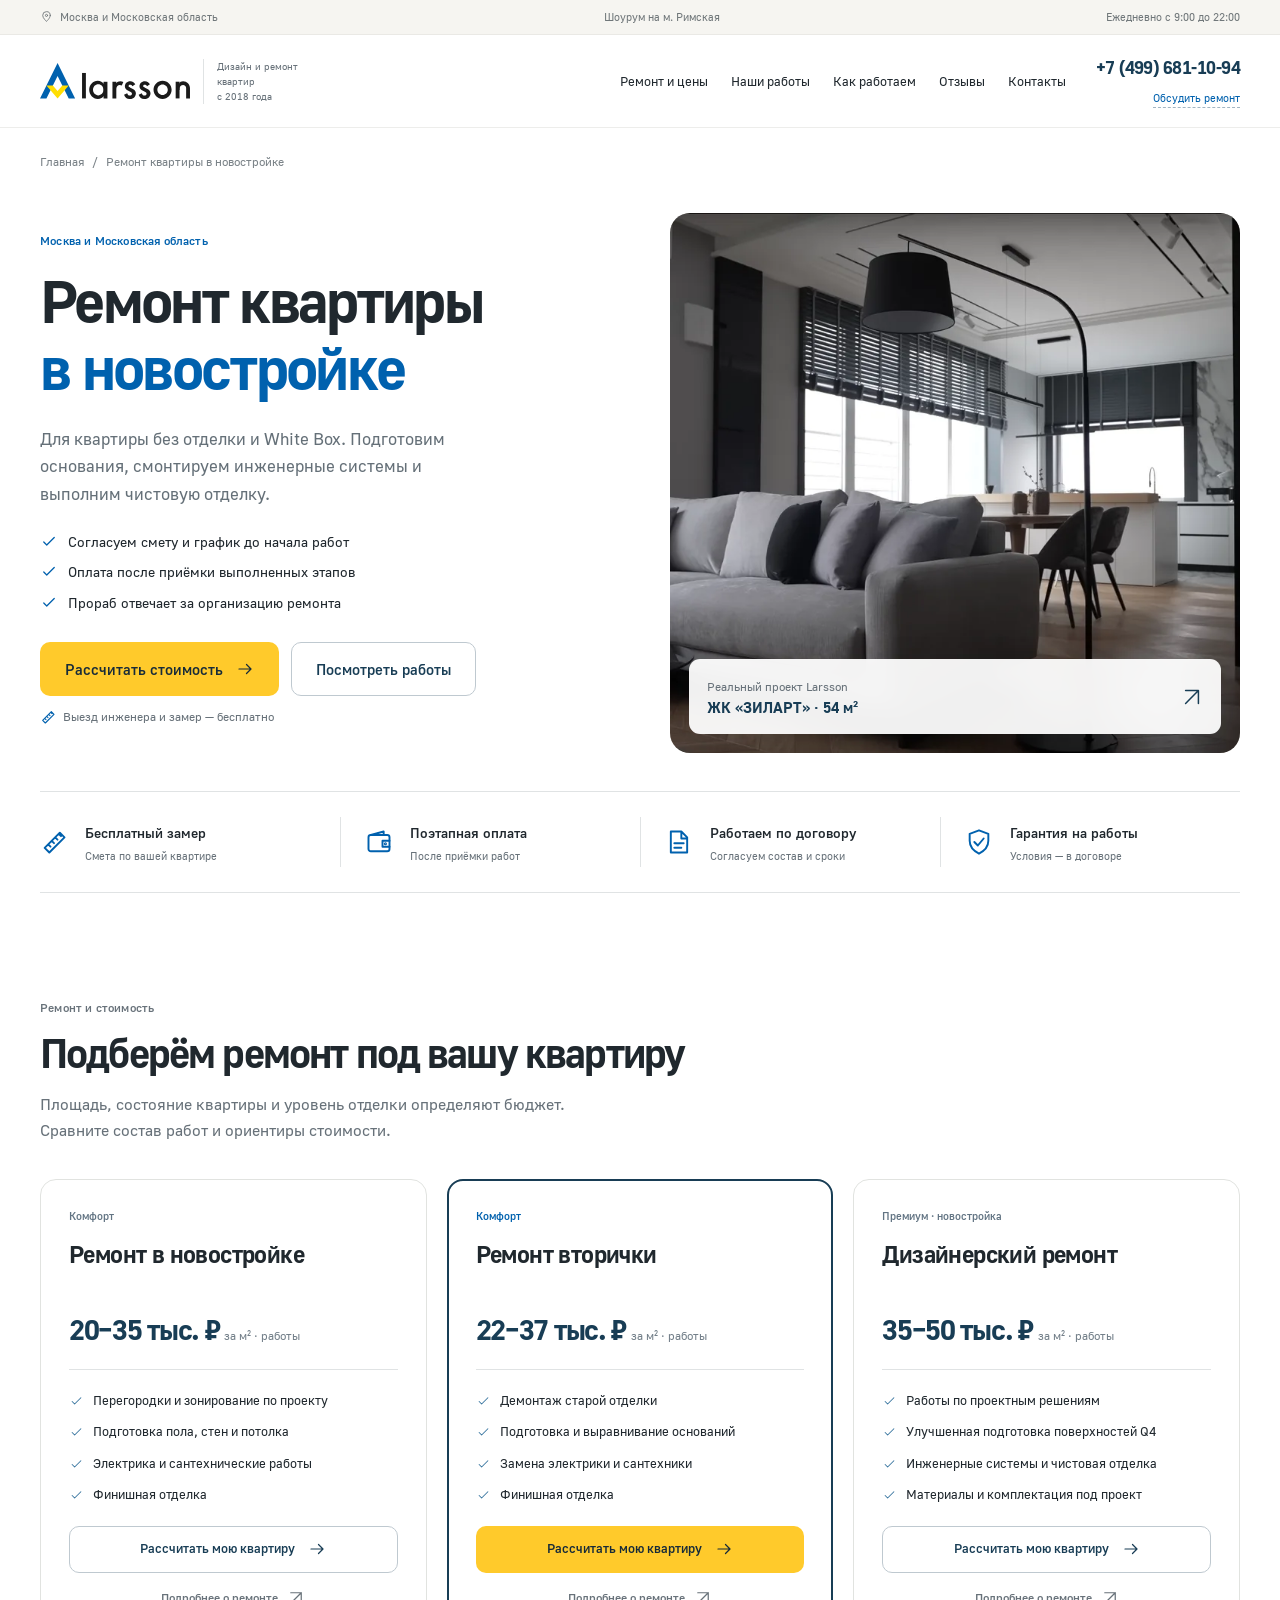
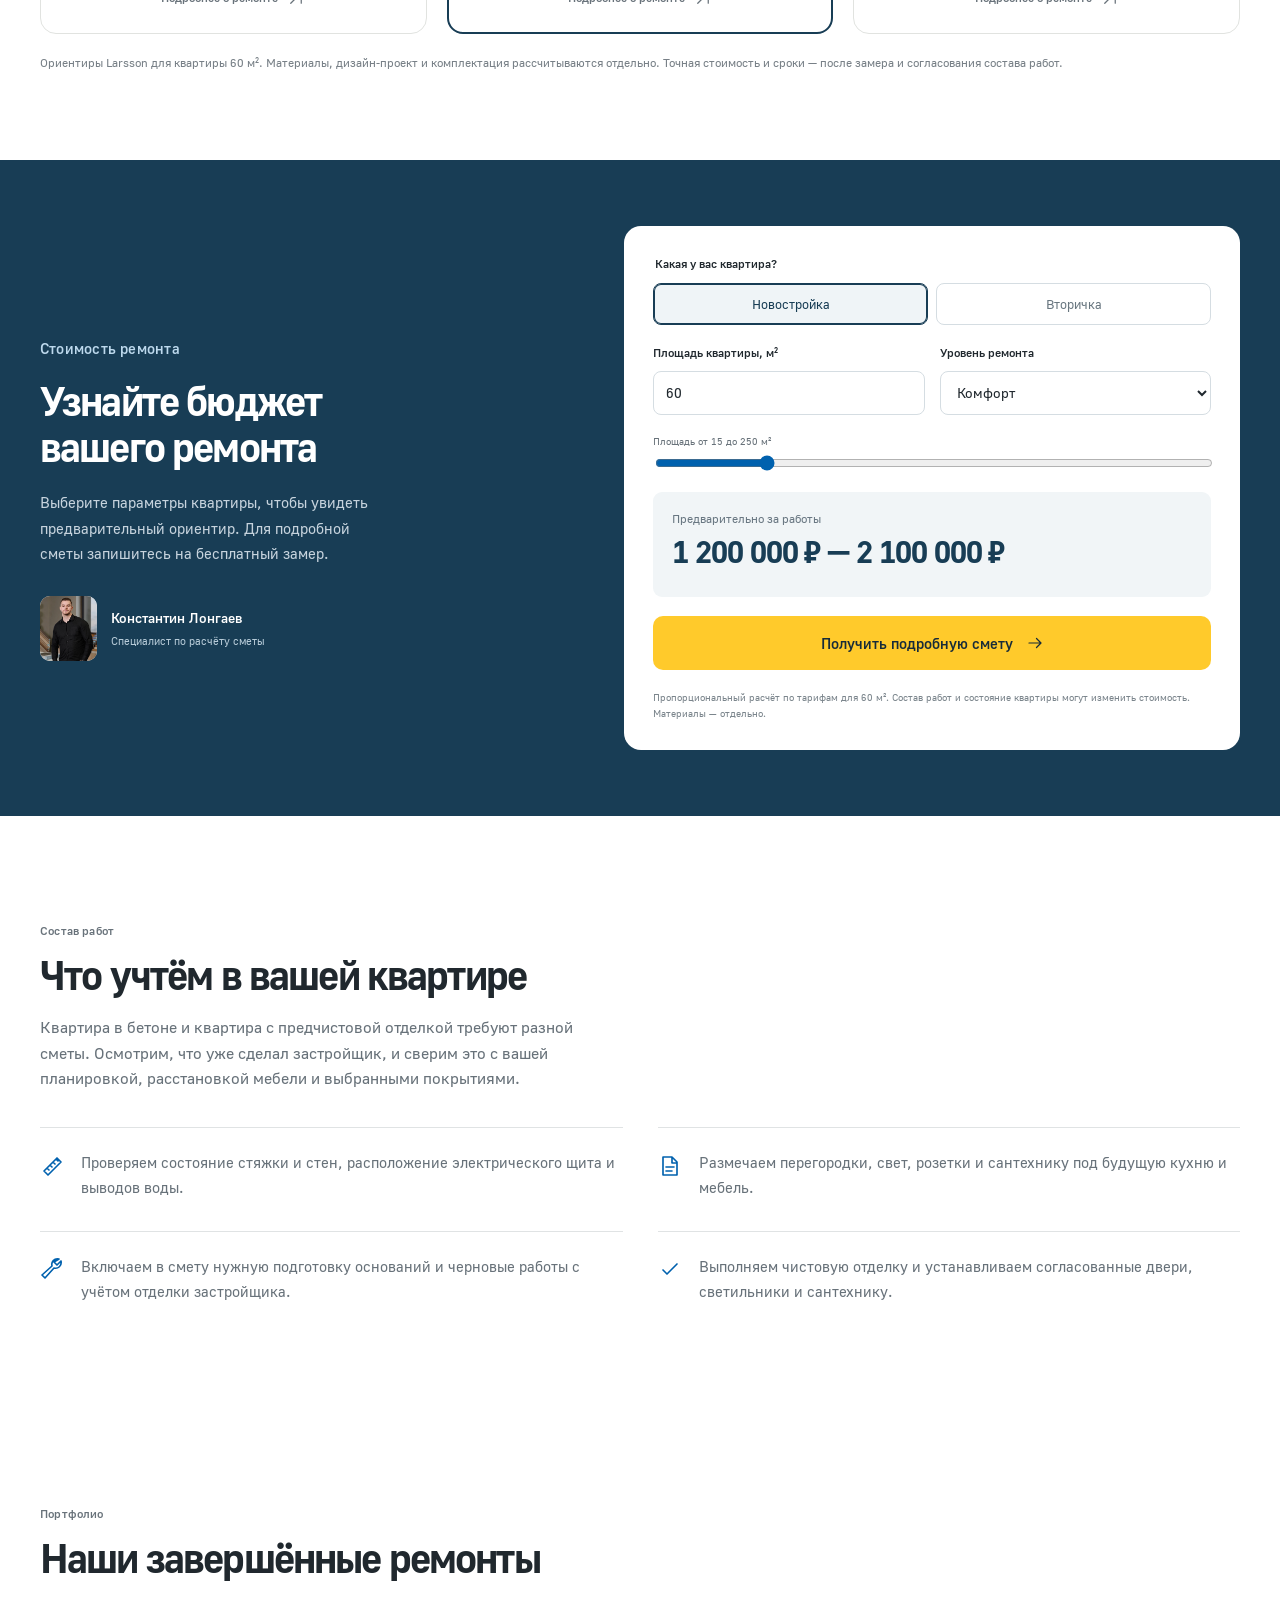
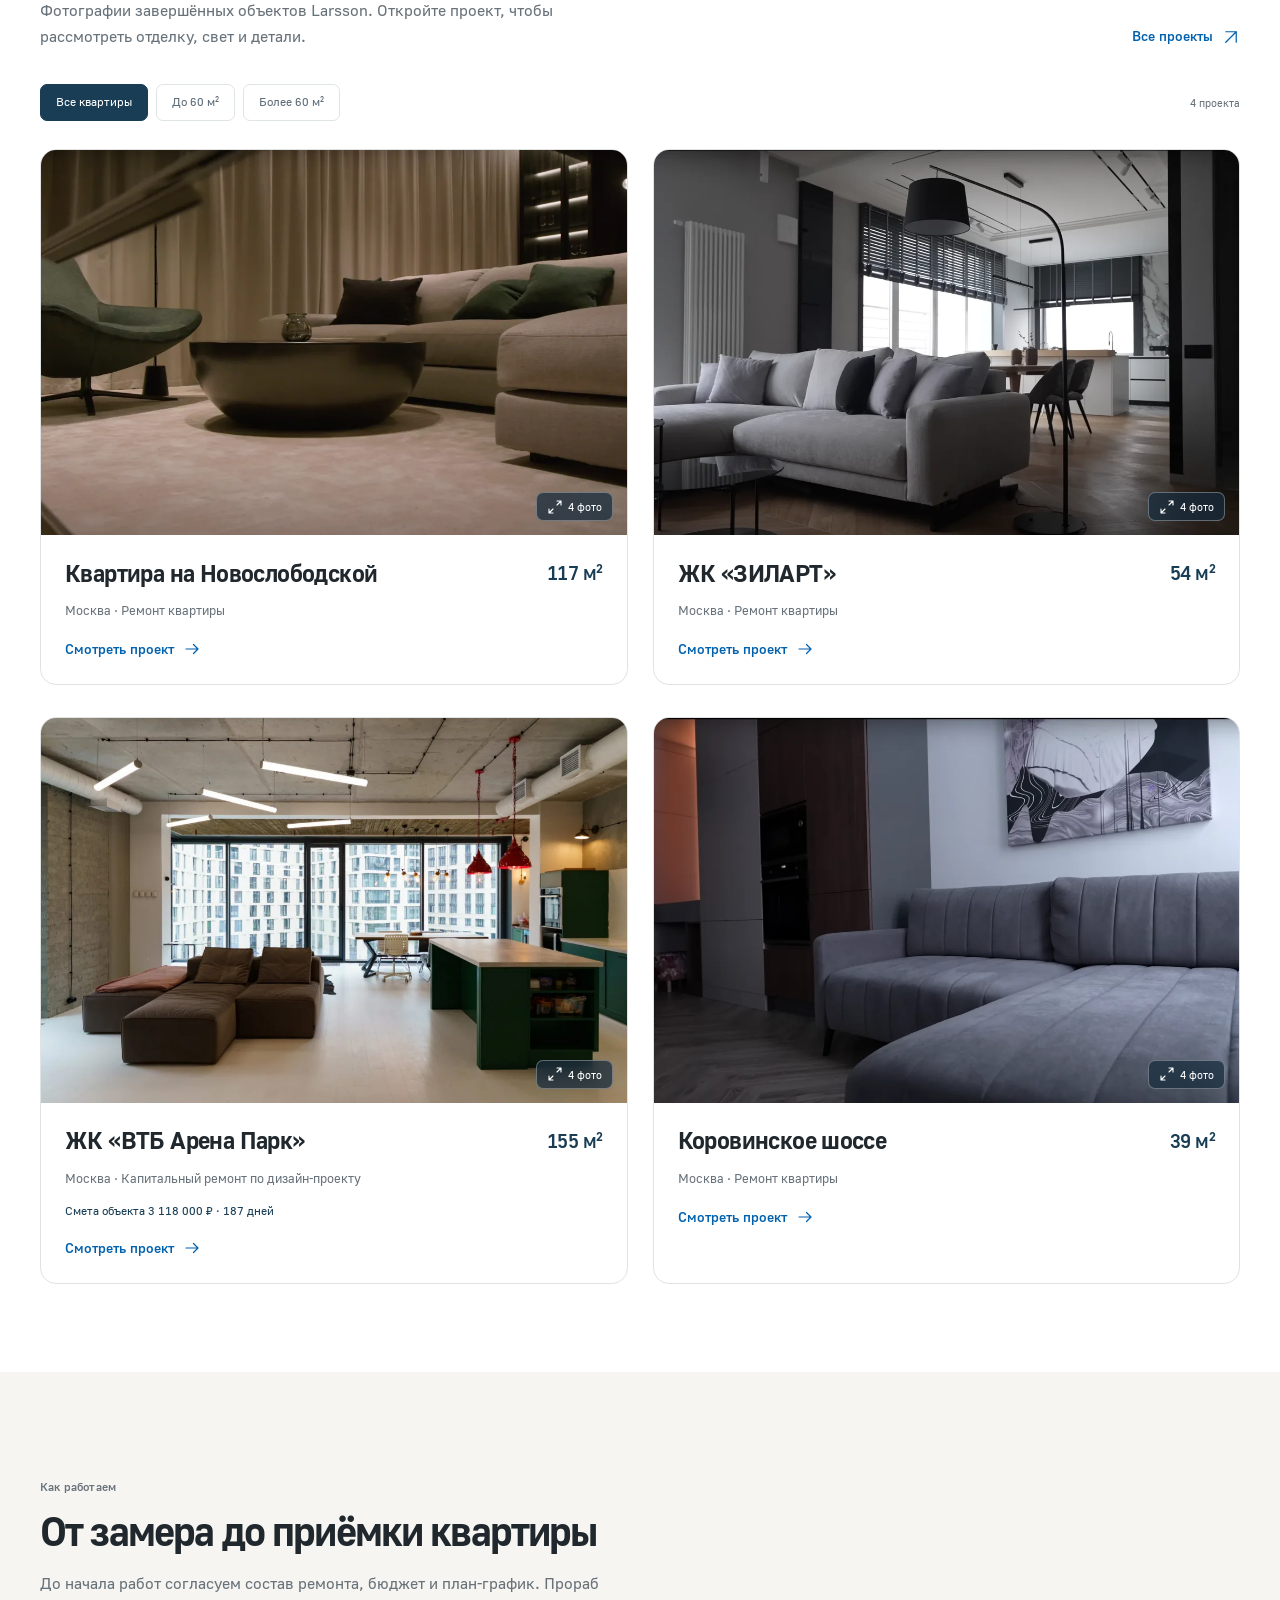
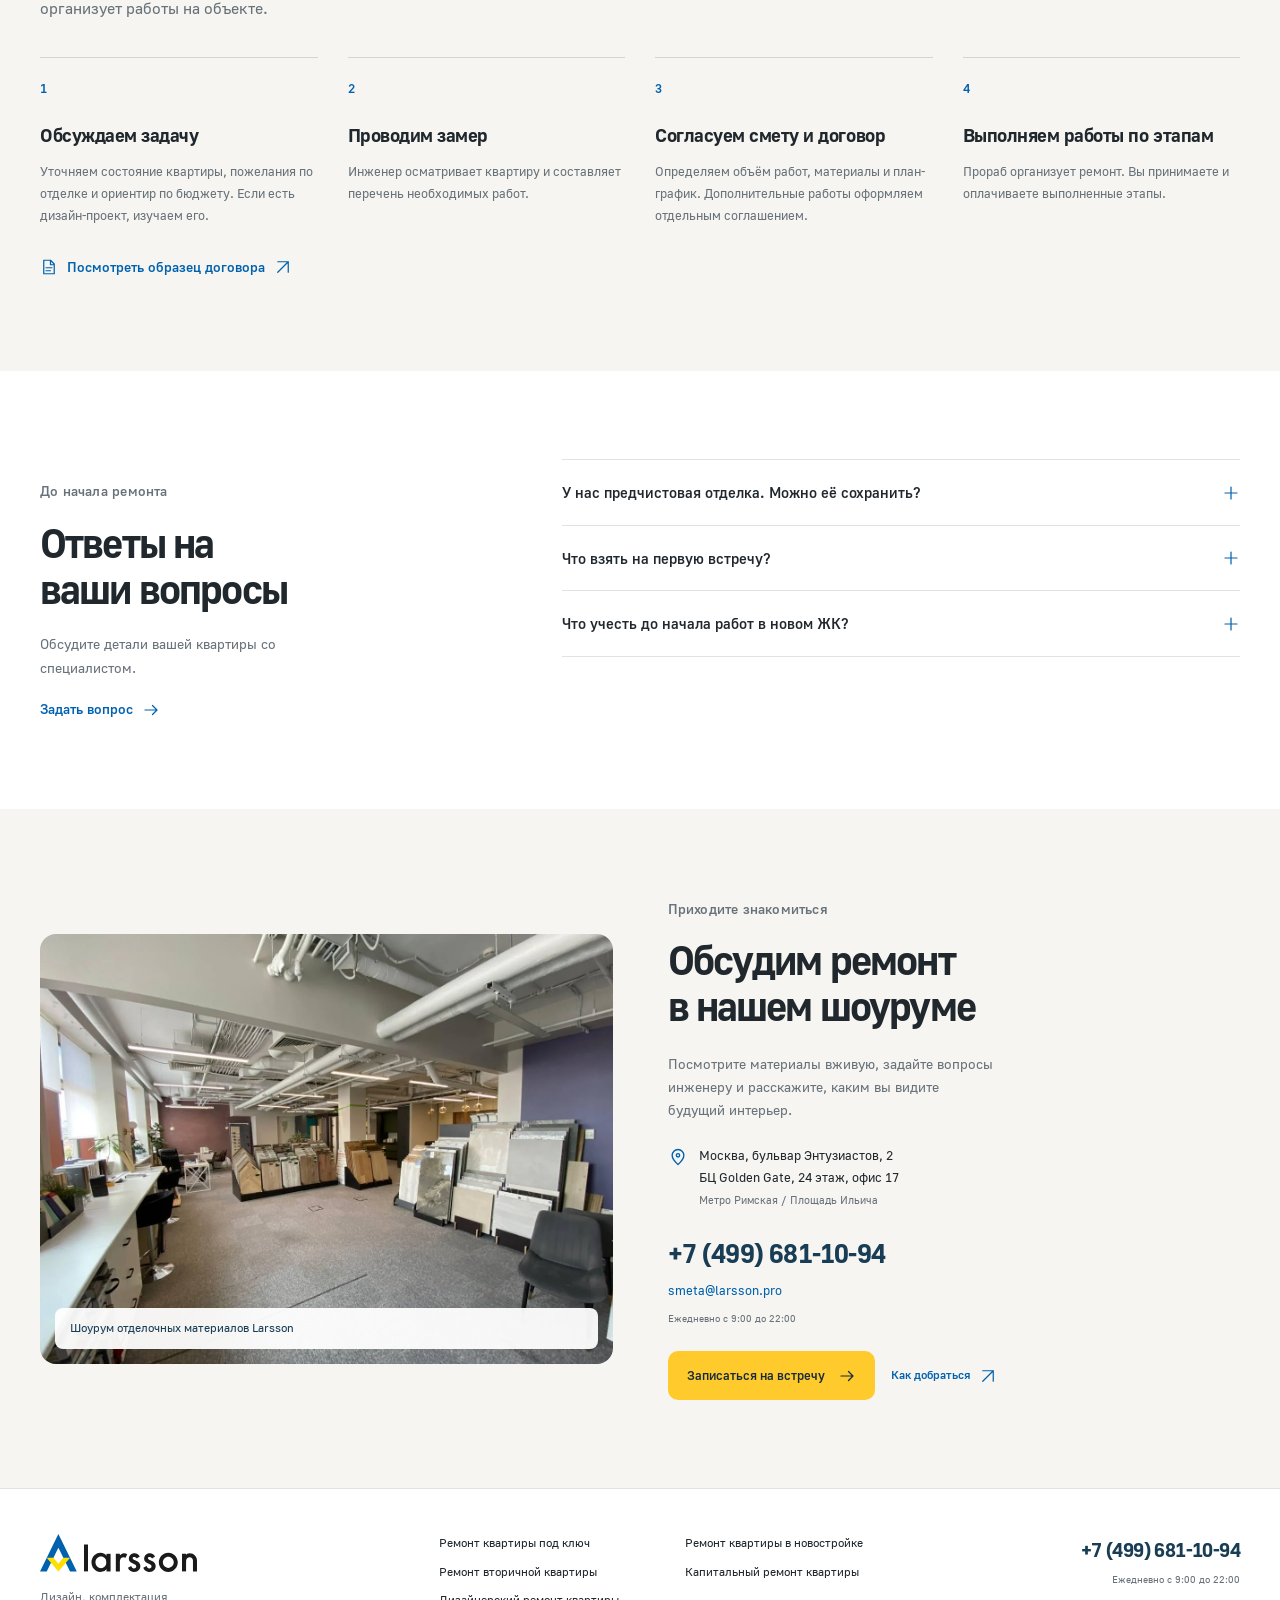
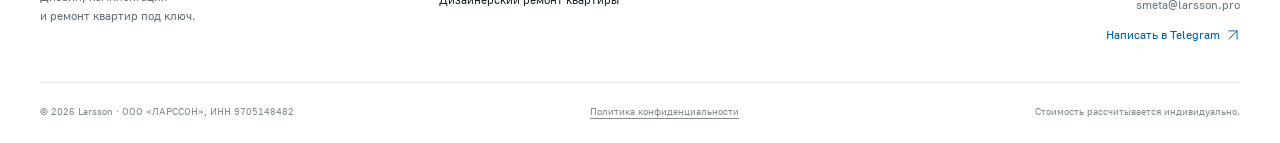
<file: remont-v-novostroyke/index.html>
<!doctype html><html lang="ru" data-metrika=""><head><meta charset="utf-8"><meta name="viewport" content="width=device-width,initial-scale=1"><meta name="theme-color" content="#183d55"><title>Ремонт квартиры в новостройке в Москве — стоимость и проекты Larsson</title><meta name="description" content="Ремонт новой квартиры в Москве и области от бетонных стен или предчистовой отделки. Разберём отделку от застройщика и рассчитаем работы для вашего ЖК."><link rel="canonical" href="https://ulin-roman.github.io/larsson-remont/remont-v-novostroyke/"><meta property="og:type" content="website"><meta property="og:locale" content="ru_RU"><meta property="og:title" content="Ремонт квартиры в новостройке в Москве — стоимость и проекты Larsson"><meta property="og:description" content="Ремонт новой квартиры в Москве и области от бетонных стен или предчистовой отделки. Разберём отделку от застройщика и рассчитаем работы для вашего ЖК."><meta property="og:url" content="https://ulin-roman.github.io/larsson-remont/remont-v-novostroyke/"><meta property="og:image" content="https://ulin-roman.github.io/larsson-remont/assets/projects/zilart-living.webp"><link rel="icon" type="image/svg+xml" href="../assets/mark.svg"><link rel="preload" as="font" type="font/woff2" href="../assets/fonts/golos-regular.woff2" crossorigin><link rel="stylesheet" href="../assets/site.css"><script src="../assets/site.js" defer></script><script type="application/ld+json">{"@context":"https://schema.org","@graph":[{"@type":"HomeAndConstructionBusiness","@id":"https://ulin-roman.github.io/larsson-remont/#company","name":"Larsson","url":"https://ulin-roman.github.io/larsson-remont/","telephone":"+74996811094","email":"smeta@larsson.pro","areaServed":["Москва","Московская область"],"address":{"@type":"PostalAddress","streetAddress":"бульвар Энтузиастов, 2","addressLocality":"Москва","addressCountry":"RU"}},{"@type":"WebPage","name":"Ремонт квартиры в новостройке в Москве — стоимость и проекты Larsson","description":"Ремонт новой квартиры в Москве и области от бетонных стен или предчистовой отделки. Разберём отделку от застройщика и рассчитаем работы для вашего ЖК.","url":"https://ulin-roman.github.io/larsson-remont/remont-v-novostroyke/","inLanguage":"ru","isPartOf":{"@type":"WebSite","name":"Larsson","url":"https://ulin-roman.github.io/larsson-remont/"}},{"@type":"Service","name":"Ремонт квартиры в новостройке","provider":{"@id":"https://ulin-roman.github.io/larsson-remont/#company"},"areaServed":"Москва и Московская область"}]}</script></head><body data-base="../"><a class="skip-link" href="#main">Перейти к содержанию</a><div class="topbar"><div class="container topbar-inner"><span><svg width="14" height="14" viewBox="0 0 24 24" fill="none" stroke="currentColor" stroke-width="1.65" stroke-linecap="round" stroke-linejoin="round" aria-hidden="true" focusable="false"><path d="M19 10c0 5-7 11-7 11S5 15 5 10a7 7 0 1 1 14 0Z"/><circle cx="12" cy="10" r="2"/></svg> Москва и Московская область</span><a href="https://yandex.com/maps/-/CPBy6J5r" target="_blank" rel="noopener">Шоурум на м. Римская</a><span>Ежедневно с 9:00 до 22:00</span></div></div><header class="site-header"><div class="container header-inner"><a class="brand" href="../" aria-label="Larsson — главная"><img src="../assets/logo.svg" alt="Larsson" class="" loading="lazy" decoding="async"><span class="brand-copy">Дизайн и ремонт квартир<br>с 2018 года</span></a><nav class="main-nav" id="main-nav" aria-label="Основная навигация"><a href="../#stoimost">Ремонт и цены</a><a href="../portfolio/">Наши работы</a><a href="../#process">Как работаем</a><a href="../#reviews">Отзывы</a><a href="../kontakty/">Контакты</a></nav><div class="header-contact"><a class="phone" href="tel:+74996811094" data-action="phone">+7 (499) 681-10-94</a><button class="callback-link js-quote" type="button">Обсудить ремонт</button></div><button class="menu-toggle" type="button" aria-expanded="false" aria-controls="main-nav" aria-label="Открыть меню"><svg width="22" height="22" viewBox="0 0 24 24" fill="none" stroke="currentColor" stroke-width="1.65" stroke-linecap="round" stroke-linejoin="round" aria-hidden="true" focusable="false"><path d="M4 7h16M4 12h16M4 17h16"/></svg></button></div></header><main id="main"><nav class="breadcrumb container" aria-label="Хлебные крошки"><a href="../">Главная</a><span>/</span><span aria-current="page">Ремонт квартиры в новостройке</span></nav><section class="hero container"><div class="hero-grid"><div class="hero-content"><p class="kicker">Москва и Московская область</p><h1>Ремонт квартиры<br><span class="accent">в новостройке</span></h1><p class="hero-intro">Для квартиры без отделки и White Box. Подготовим основания, смонтируем инженерные системы и выполним чистовую отделку.</p><ul class="hero-checks"><li><svg width="18" height="18" viewBox="0 0 24 24" fill="none" stroke="currentColor" stroke-width="1.65" stroke-linecap="round" stroke-linejoin="round" aria-hidden="true" focusable="false"><path d="m5 12 4 4L19 6"/></svg>Согласуем смету и график до начала работ</li><li><svg width="18" height="18" viewBox="0 0 24 24" fill="none" stroke="currentColor" stroke-width="1.65" stroke-linecap="round" stroke-linejoin="round" aria-hidden="true" focusable="false"><path d="m5 12 4 4L19 6"/></svg>Оплата после приёмки выполненных этапов</li><li><svg width="18" height="18" viewBox="0 0 24 24" fill="none" stroke="currentColor" stroke-width="1.65" stroke-linecap="round" stroke-linejoin="round" aria-hidden="true" focusable="false"><path d="m5 12 4 4L19 6"/></svg>Прораб отвечает за организацию ремонта</li></ul><div class="hero-actions"><a class="btn btn-primary" href="#raschet" data-action="calculator">Рассчитать стоимость <svg width="18" height="18" viewBox="0 0 24 24" fill="none" stroke="currentColor" stroke-width="1.65" stroke-linecap="round" stroke-linejoin="round" aria-hidden="true" focusable="false"><path d="M4 12h16m-6-6 6 6-6 6"/></svg></a><a class="btn btn-secondary" href="#projects">Посмотреть работы</a></div><p class="hero-note"><svg width="16" height="16" viewBox="0 0 24 24" fill="none" stroke="currentColor" stroke-width="1.65" stroke-linecap="round" stroke-linejoin="round" aria-hidden="true" focusable="false"><path d="m4 17 13-13 4 4L8 21l-4-4Zm3-3 2 2m1-5 2 2m1-5 2 2m1-5 2 2"/></svg>Выезд инженера и замер — бесплатно</p></div><figure class="hero-visual"><img src="../assets/projects/zilart-living.webp" alt="Гостиная с серым диваном и кухней в ЖК ЗИЛАРТ" class="hero-image" loading="eager" decoding="async" fetchpriority="high"><figcaption class="project-caption"><div><span>Реальный проект Larsson</span><strong>ЖК «ЗИЛАРТ» · 54 м²</strong></div><a href="#projects" aria-label="Посмотреть проекты"><svg width="22" height="22" viewBox="0 0 24 24" fill="none" stroke="currentColor" stroke-width="1.65" stroke-linecap="round" stroke-linejoin="round" aria-hidden="true" focusable="false"><path d="M5 19 19 5M5 5h14v14"/></svg></a></figcaption></figure></div></section><div class="container trust-strip"><div class="trust-item"><svg width="27" height="27" viewBox="0 0 24 24" fill="none" stroke="currentColor" stroke-width="1.65" stroke-linecap="round" stroke-linejoin="round" aria-hidden="true" focusable="false"><path d="m4 17 13-13 4 4L8 21l-4-4Zm3-3 2 2m1-5 2 2m1-5 2 2m1-5 2 2"/></svg><div><strong>Бесплатный замер</strong><span>Смета по вашей квартире</span></div></div><div class="trust-item"><svg width="27" height="27" viewBox="0 0 24 24" fill="none" stroke="currentColor" stroke-width="1.65" stroke-linecap="round" stroke-linejoin="round" aria-hidden="true" focusable="false"><rect x="3" y="6" width="18" height="14" rx="2"/><path d="m5 6 11-3v3m5 5h-6v5h6"/><circle cx="17.5" cy="13.5" r=".5"/></svg><div><strong>Поэтапная оплата</strong><span>После приёмки работ</span></div></div><div class="trust-item"><svg width="27" height="27" viewBox="0 0 24 24" fill="none" stroke="currentColor" stroke-width="1.65" stroke-linecap="round" stroke-linejoin="round" aria-hidden="true" focusable="false"><path d="M5 3h9l5 5v13H5V3Zm9 0v6h5M8 13h8m-8 4h6"/></svg><div><strong>Работаем по договору</strong><span>Согласуем состав и сроки</span></div></div><div class="trust-item"><svg width="27" height="27" viewBox="0 0 24 24" fill="none" stroke="currentColor" stroke-width="1.65" stroke-linecap="round" stroke-linejoin="round" aria-hidden="true" focusable="false"><path d="m12 2 8 3v6c0 5-4 9-8 11-4-2-8-6-8-11V5l8-3Z"/><path d="m8 12 3 3 5-6"/></svg><div><strong>Гарантия на работы</strong><span>Условия — в договоре</span></div></div></div><section class="section container" id="stoimost"><div class="section-head"><div><p class="kicker">Ремонт и стоимость</p><h2>Подберём ремонт под вашу квартиру</h2><p>Площадь, состояние квартиры и уровень отделки определяют бюджет. Сравните состав работ и ориентиры стоимости.</p></div></div><div class="pricing-grid"><article class="price-card"><span class="price-card-label">Комфорт</span><h3>Ремонт в новостройке</h3><div class="price"><strong>20–35 тыс. ₽</strong><span>за м² · работы</span></div><ul class="price-scope"><li><svg width="16" height="16" viewBox="0 0 24 24" fill="none" stroke="currentColor" stroke-width="1.65" stroke-linecap="round" stroke-linejoin="round" aria-hidden="true" focusable="false"><path d="m5 12 4 4L19 6"/></svg>Перегородки и зонирование по проекту</li><li><svg width="16" height="16" viewBox="0 0 24 24" fill="none" stroke="currentColor" stroke-width="1.65" stroke-linecap="round" stroke-linejoin="round" aria-hidden="true" focusable="false"><path d="m5 12 4 4L19 6"/></svg>Подготовка пола, стен и потолка</li><li><svg width="16" height="16" viewBox="0 0 24 24" fill="none" stroke="currentColor" stroke-width="1.65" stroke-linecap="round" stroke-linejoin="round" aria-hidden="true" focusable="false"><path d="m5 12 4 4L19 6"/></svg>Электрика и сантехнические работы</li><li><svg width="16" height="16" viewBox="0 0 24 24" fill="none" stroke="currentColor" stroke-width="1.65" stroke-linecap="round" stroke-linejoin="round" aria-hidden="true" focusable="false"><path d="m5 12 4 4L19 6"/></svg>Финишная отделка</li></ul><button type="button" class="btn btn-secondary js-quote" data-service="Новостройка" data-action="estimate">Рассчитать мою квартиру<svg width="18" height="18" viewBox="0 0 24 24" fill="none" stroke="currentColor" stroke-width="1.65" stroke-linecap="round" stroke-linejoin="round" aria-hidden="true" focusable="false"><path d="M4 12h16m-6-6 6 6-6 6"/></svg></button><a class="text-link price-foot" href="../remont-v-novostroyke/">Подробнее о ремонте <svg width="15" height="15" viewBox="0 0 24 24" fill="none" stroke="currentColor" stroke-width="1.65" stroke-linecap="round" stroke-linejoin="round" aria-hidden="true" focusable="false"><path d="M5 19 19 5M5 5h14v14"/></svg></a></article><article class="price-card featured"><span class="price-card-label">Комфорт</span><h3>Ремонт вторички</h3><div class="price"><strong>22–37 тыс. ₽</strong><span>за м² · работы</span></div><ul class="price-scope"><li><svg width="16" height="16" viewBox="0 0 24 24" fill="none" stroke="currentColor" stroke-width="1.65" stroke-linecap="round" stroke-linejoin="round" aria-hidden="true" focusable="false"><path d="m5 12 4 4L19 6"/></svg>Демонтаж старой отделки</li><li><svg width="16" height="16" viewBox="0 0 24 24" fill="none" stroke="currentColor" stroke-width="1.65" stroke-linecap="round" stroke-linejoin="round" aria-hidden="true" focusable="false"><path d="m5 12 4 4L19 6"/></svg>Подготовка и выравнивание оснований</li><li><svg width="16" height="16" viewBox="0 0 24 24" fill="none" stroke="currentColor" stroke-width="1.65" stroke-linecap="round" stroke-linejoin="round" aria-hidden="true" focusable="false"><path d="m5 12 4 4L19 6"/></svg>Замена электрики и сантехники</li><li><svg width="16" height="16" viewBox="0 0 24 24" fill="none" stroke="currentColor" stroke-width="1.65" stroke-linecap="round" stroke-linejoin="round" aria-hidden="true" focusable="false"><path d="m5 12 4 4L19 6"/></svg>Финишная отделка</li></ul><button type="button" class="btn btn-primary js-quote" data-service="Вторичное жильё" data-action="estimate">Рассчитать мою квартиру<svg width="18" height="18" viewBox="0 0 24 24" fill="none" stroke="currentColor" stroke-width="1.65" stroke-linecap="round" stroke-linejoin="round" aria-hidden="true" focusable="false"><path d="M4 12h16m-6-6 6 6-6 6"/></svg></button><a class="text-link price-foot" href="../remont-vtorichnogo-zhilya/">Подробнее о ремонте <svg width="15" height="15" viewBox="0 0 24 24" fill="none" stroke="currentColor" stroke-width="1.65" stroke-linecap="round" stroke-linejoin="round" aria-hidden="true" focusable="false"><path d="M5 19 19 5M5 5h14v14"/></svg></a></article><article class="price-card"><span class="price-card-label">Премиум · новостройка</span><h3>Дизайнерский ремонт</h3><div class="price"><strong>35–50 тыс. ₽</strong><span>за м² · работы</span></div><ul class="price-scope"><li><svg width="16" height="16" viewBox="0 0 24 24" fill="none" stroke="currentColor" stroke-width="1.65" stroke-linecap="round" stroke-linejoin="round" aria-hidden="true" focusable="false"><path d="m5 12 4 4L19 6"/></svg>Работы по проектным решениям</li><li><svg width="16" height="16" viewBox="0 0 24 24" fill="none" stroke="currentColor" stroke-width="1.65" stroke-linecap="round" stroke-linejoin="round" aria-hidden="true" focusable="false"><path d="m5 12 4 4L19 6"/></svg>Улучшенная подготовка поверхностей Q4</li><li><svg width="16" height="16" viewBox="0 0 24 24" fill="none" stroke="currentColor" stroke-width="1.65" stroke-linecap="round" stroke-linejoin="round" aria-hidden="true" focusable="false"><path d="m5 12 4 4L19 6"/></svg>Инженерные системы и чистовая отделка</li><li><svg width="16" height="16" viewBox="0 0 24 24" fill="none" stroke="currentColor" stroke-width="1.65" stroke-linecap="round" stroke-linejoin="round" aria-hidden="true" focusable="false"><path d="m5 12 4 4L19 6"/></svg>Материалы и комплектация под проект</li></ul><button type="button" class="btn btn-secondary js-quote" data-service="По дизайн-проекту" data-action="estimate">Рассчитать мою квартиру<svg width="18" height="18" viewBox="0 0 24 24" fill="none" stroke="currentColor" stroke-width="1.65" stroke-linecap="round" stroke-linejoin="round" aria-hidden="true" focusable="false"><path d="M4 12h16m-6-6 6 6-6 6"/></svg></button><a class="text-link price-foot" href="../dizaynerskiy-remont-kvartiry/">Подробнее о ремонте <svg width="15" height="15" viewBox="0 0 24 24" fill="none" stroke="currentColor" stroke-width="1.65" stroke-linecap="round" stroke-linejoin="round" aria-hidden="true" focusable="false"><path d="M5 19 19 5M5 5h14v14"/></svg></a></article></div><p class="pricing-note">Ориентиры Larsson для квартиры 60 м². Материалы, дизайн-проект и комплектация рассчитываются отдельно. Точная стоимость и сроки — после замера и согласования состава работ.</p></section><section class="budget-section" id="raschet"><div class="container budget-grid"><div class="budget-intro"><p class="kicker">Стоимость ремонта</p><h2>Узнайте бюджет<br>вашего ремонта</h2><p>Выберите параметры квартиры, чтобы увидеть предварительный ориентир. Для подробной сметы запишитесь на бесплатный замер.</p><div class="budget-expert"><img src="../assets/company/engineer.webp" alt="Константин Лонгаев из команды Larsson в шоуруме отделочных материалов" class="" loading="lazy" decoding="async"><div><strong>Константин Лонгаев</strong><span>Специалист по расчёту сметы</span></div></div></div><form class="budget-form" id="budget-form"><fieldset class="object-choice"><legend>Какая у вас квартира?</legend><label><input type="radio" name="property" value="novostroyka" checked><span>Новостройка</span></label><label><input type="radio" name="property" value="vtorichka"><span>Вторичка</span></label></fieldset><div class="budget-fields"><label class="input-label" for="budget-area">Площадь квартиры, м²<input id="budget-area" name="area" type="number" min="15" max="250" step="1" value="60" inputmode="numeric" required></label><label class="input-label" for="budget-level">Уровень ремонта<select id="budget-level" name="level"><option value="comfort">Комфорт</option><option value="premium">Премиум</option></select></label></div><label class="range-label" for="budget-range">Площадь от 15 до 250 м²</label><input id="budget-range" type="range" min="15" max="250" value="60" aria-label="Площадь квартиры в квадратных метрах"><div class="budget-result" aria-live="polite" aria-atomic="true"><span>Предварительно за работы</span><strong><span id="budget-low">1 200 000 ₽</span> — <span id="budget-high">2 100 000 ₽</span></strong></div><button type="submit" class="btn btn-primary">Получить подробную смету <svg width="18" height="18" viewBox="0 0 24 24" fill="none" stroke="currentColor" stroke-width="1.65" stroke-linecap="round" stroke-linejoin="round" aria-hidden="true" focusable="false"><path d="M4 12h16m-6-6 6 6-6 6"/></svg></button><p class="budget-disclaimer">Пропорциональный расчёт по тарифам для 60 м². Состав работ и состояние квартиры могут изменить стоимость. Материалы — отдельно.</p><noscript><a class="text-link" href="https://larsson-remont.ru/ver_3.3/remont-kvartir-pod-kluch_copy.php#calc">Открыть калькулятор Larsson</a></noscript></form></div></section><section class="section container" id="included"><div class="section-head"><div><p class="kicker">Состав работ</p><h2>Что учтём в вашей квартире</h2><p>Квартира в бетоне и квартира с предчистовой отделкой требуют разной сметы. Осмотрим, что уже сделал застройщик, и сверим это с вашей планировкой, расстановкой мебели и выбранными покрытиями.</p></div></div><div class="included-grid service-scope"><article><svg width="28" height="28" viewBox="0 0 24 24" fill="none" stroke="currentColor" stroke-width="1.65" stroke-linecap="round" stroke-linejoin="round" aria-hidden="true" focusable="false"><path d="m4 17 13-13 4 4L8 21l-4-4Zm3-3 2 2m1-5 2 2m1-5 2 2m1-5 2 2"/></svg><p>Проверяем состояние стяжки и стен, расположение электрического щита и выводов воды.</p></article><article><svg width="28" height="28" viewBox="0 0 24 24" fill="none" stroke="currentColor" stroke-width="1.65" stroke-linecap="round" stroke-linejoin="round" aria-hidden="true" focusable="false"><path d="M5 3h9l5 5v13H5V3Zm9 0v6h5M8 13h8m-8 4h6"/></svg><p>Размечаем перегородки, свет, розетки и сантехнику под будущую кухню и мебель.</p></article><article><svg width="28" height="28" viewBox="0 0 24 24" fill="none" stroke="currentColor" stroke-width="1.65" stroke-linecap="round" stroke-linejoin="round" aria-hidden="true" focusable="false"><path d="m14 4 3 3 4-4c1 5-3 8-7 7L5 20l-3-3 10-9c-1-4 2-8 7-7l-5 3Z"/></svg><p>Включаем в смету нужную подготовку оснований и черновые работы с учётом отделки застройщика.</p></article><article><svg width="28" height="28" viewBox="0 0 24 24" fill="none" stroke="currentColor" stroke-width="1.65" stroke-linecap="round" stroke-linejoin="round" aria-hidden="true" focusable="false"><path d="m5 12 4 4L19 6"/></svg><p>Выполняем чистовую отделку и устанавливаем согласованные двери, светильники и сантехнику.</p></article></div></section><section class="section container" id="projects"><div class="section-head"><div><p class="kicker">Портфолио</p><h2>Наши завершённые ремонты</h2><p>Фотографии завершённых объектов Larsson. Откройте проект, чтобы рассмотреть отделку, свет и детали.</p></div><a class="text-link" href="../portfolio/">Все проекты <svg width="18" height="18" viewBox="0 0 24 24" fill="none" stroke="currentColor" stroke-width="1.65" stroke-linecap="round" stroke-linejoin="round" aria-hidden="true" focusable="false"><path d="M5 19 19 5M5 5h14v14"/></svg></a></div><div class="portfolio-tools"><div class="filter-buttons" role="group" aria-label="Фильтр по площади"><button type="button" data-filter="all" aria-pressed="true">Все квартиры</button><button type="button" data-filter="compact" aria-pressed="false">До 60 м²</button><button type="button" data-filter="spacious" aria-pressed="false">Более 60 м²</button></div><span id="project-result-count">4 проекта</span></div><div class="projects-grid"><article class="project-card" data-area="117"><button type="button" class="project-cover js-project" data-project="0" aria-label="Посмотреть проект — Квартира на Новослободской"><img src="../assets/projects/novoslobodskaya-living.webp" alt="Гостиная с диваном и зелёным креслом на Новослободской" class="" loading="lazy" decoding="async"><span class="project-count"><svg width="16" height="16" viewBox="0 0 24 24" fill="none" stroke="currentColor" stroke-width="1.65" stroke-linecap="round" stroke-linejoin="round" aria-hidden="true" focusable="false"><path d="M15 3h6v6m0-6-6 6M9 21H3v-6m0 6 6-6"/></svg> 4 фото</span></button><div class="project-info"><div class="project-title-row"><h3><a href="../proekt-novoslobodskaya/">Квартира на Новослободской</a></h3><span class="project-area">117 м²</span></div><p class="project-meta">Москва · Ремонт квартиры</p><button type="button" class="text-link js-project" data-project="0">Смотреть проект <svg width="17" height="17" viewBox="0 0 24 24" fill="none" stroke="currentColor" stroke-width="1.65" stroke-linecap="round" stroke-linejoin="round" aria-hidden="true" focusable="false"><path d="M4 12h16m-6-6 6 6-6 6"/></svg></button></div></article><article class="project-card" data-area="54"><button type="button" class="project-cover js-project" data-project="1" aria-label="Посмотреть проект — ЖК «ЗИЛАРТ»"><img src="../assets/projects/zilart-living.webp" alt="Гостиная с серым диваном и кухней в ЖК ЗИЛАРТ" class="" loading="lazy" decoding="async"><span class="project-count"><svg width="16" height="16" viewBox="0 0 24 24" fill="none" stroke="currentColor" stroke-width="1.65" stroke-linecap="round" stroke-linejoin="round" aria-hidden="true" focusable="false"><path d="M15 3h6v6m0-6-6 6M9 21H3v-6m0 6 6-6"/></svg> 4 фото</span></button><div class="project-info"><div class="project-title-row"><h3><a href="../proekt-zilart/">ЖК «ЗИЛАРТ»</a></h3><span class="project-area">54 м²</span></div><p class="project-meta">Москва · Ремонт квартиры</p><button type="button" class="text-link js-project" data-project="1">Смотреть проект <svg width="17" height="17" viewBox="0 0 24 24" fill="none" stroke="currentColor" stroke-width="1.65" stroke-linecap="round" stroke-linejoin="round" aria-hidden="true" focusable="false"><path d="M4 12h16m-6-6 6 6-6 6"/></svg></button></div></article><article class="project-card" data-area="155"><button type="button" class="project-cover js-project" data-project="2" aria-label="Посмотреть проект — ЖК «ВТБ Арена Парк»"><img src="../assets/projects/vtb-arena-living.webp" alt="Кухня-гостиная в стиле лофт с большими окнами в ЖК ВТБ Арена Парк" class="" loading="lazy" decoding="async"><span class="project-count"><svg width="16" height="16" viewBox="0 0 24 24" fill="none" stroke="currentColor" stroke-width="1.65" stroke-linecap="round" stroke-linejoin="round" aria-hidden="true" focusable="false"><path d="M15 3h6v6m0-6-6 6M9 21H3v-6m0 6 6-6"/></svg> 4 фото</span></button><div class="project-info"><div class="project-title-row"><h3><a href="../proekt-vtb-arena/">ЖК «ВТБ Арена Парк»</a></h3><span class="project-area">155 м²</span></div><p class="project-meta">Москва · Капитальный ремонт по дизайн-проекту</p><p class="project-case-price">Смета объекта 3 118 000 ₽ · 187 дней</p><button type="button" class="text-link js-project" data-project="2">Смотреть проект <svg width="17" height="17" viewBox="0 0 24 24" fill="none" stroke="currentColor" stroke-width="1.65" stroke-linecap="round" stroke-linejoin="round" aria-hidden="true" focusable="false"><path d="M4 12h16m-6-6 6 6-6 6"/></svg></button></div></article><article class="project-card" data-area="39"><button type="button" class="project-cover js-project" data-project="3" aria-label="Посмотреть проект — Коровинское шоссе"><img src="../assets/projects/korovinskoe-living.webp" alt="Гостиная с угловым диваном на Коровинском шоссе" class="" loading="lazy" decoding="async"><span class="project-count"><svg width="16" height="16" viewBox="0 0 24 24" fill="none" stroke="currentColor" stroke-width="1.65" stroke-linecap="round" stroke-linejoin="round" aria-hidden="true" focusable="false"><path d="M15 3h6v6m0-6-6 6M9 21H3v-6m0 6 6-6"/></svg> 4 фото</span></button><div class="project-info"><div class="project-title-row"><h3><a href="../proekt-korovinskoe/">Коровинское шоссе</a></h3><span class="project-area">39 м²</span></div><p class="project-meta">Москва · Ремонт квартиры</p><button type="button" class="text-link js-project" data-project="3">Смотреть проект <svg width="17" height="17" viewBox="0 0 24 24" fill="none" stroke="currentColor" stroke-width="1.65" stroke-linecap="round" stroke-linejoin="round" aria-hidden="true" focusable="false"><path d="M4 12h16m-6-6 6 6-6 6"/></svg></button></div></article></div></section><section class="section process-section" id="process"><div class="container"><div class="section-head"><div><p class="kicker">Как работаем</p><h2>От замера до приёмки квартиры</h2><p>До начала работ согласуем состав ремонта, бюджет и план-график. Прораб организует работы на объекте.</p></div></div><div class="process-grid"><article><span class="step-number">1</span><h3>Обсуждаем задачу</h3><p>Уточняем состояние квартиры, пожелания по отделке и ориентир по бюджету. Если есть дизайн-проект, изучаем его.</p></article><article><span class="step-number">2</span><h3>Проводим замер</h3><p>Инженер осматривает квартиру и составляет перечень необходимых работ.</p></article><article><span class="step-number">3</span><h3>Согласуем смету и договор</h3><p>Определяем объём работ, материалы и план-график. Дополнительные работы оформляем отдельным соглашением.</p></article><article><span class="step-number">4</span><h3>Выполняем работы по этапам</h3><p>Прораб организует ремонт. Вы принимаете и оплачиваете выполненные этапы.</p></article></div><a class="text-link contract-link" href="https://drive.google.com/file/d/1Y4DfAq8WkqnKNRmJ4frCQaP2fPrHBYDE/view" target="_blank" rel="noopener"><svg width="18" height="18" viewBox="0 0 24 24" fill="none" stroke="currentColor" stroke-width="1.65" stroke-linecap="round" stroke-linejoin="round" aria-hidden="true" focusable="false"><path d="M5 3h9l5 5v13H5V3Zm9 0v6h5M8 13h8m-8 4h6"/></svg>Посмотреть образец договора <svg width="15" height="15" viewBox="0 0 24 24" fill="none" stroke="currentColor" stroke-width="1.65" stroke-linecap="round" stroke-linejoin="round" aria-hidden="true" focusable="false"><path d="M5 19 19 5M5 5h14v14"/></svg></a></div></section><section class="section container"><div class="faq-grid"><div class="faq-intro"><p class="kicker">До начала ремонта</p><h2>Ответы на<br>ваши вопросы</h2><p>Обсудите детали вашей квартиры со специалистом.</p><button type="button" class="text-link js-quote" data-service="" data-action="estimate">Задать вопрос<svg width="18" height="18" viewBox="0 0 24 24" fill="none" stroke="currentColor" stroke-width="1.65" stroke-linecap="round" stroke-linejoin="round" aria-hidden="true" focusable="false"><path d="M4 12h16m-6-6 6 6-6 6"/></svg></button></div><div class="faq-list"><details><summary>У нас предчистовая отделка. Можно её сохранить?<svg width="20" height="20" viewBox="0 0 24 24" fill="none" stroke="currentColor" stroke-width="1.65" stroke-linecap="round" stroke-linejoin="round" aria-hidden="true" focusable="false"><path d="M4 12h16M12 4v16"/></svg></summary><p>Да, если основание подходит под выбранное покрытие. Например, под покраску стены могут потребовать дополнительной подготовки. На замере определим это отдельно для каждой комнаты.</p></details><details><summary>Что взять на первую встречу?<svg width="20" height="20" viewBox="0 0 24 24" fill="none" stroke="currentColor" stroke-width="1.65" stroke-linecap="round" stroke-linejoin="round" aria-hidden="true" focusable="false"><path d="M4 12h16M12 4v16"/></svg></summary><p>Пригодятся план квартиры от застройщика, фотографии и размеры вашей кухни, если вы её уже заказали. Если есть дизайн-проект, возьмите рабочие чертежи с размерами и точками подключения.</p></details><details><summary>Что учесть до начала работ в новом ЖК?<svg width="20" height="20" viewBox="0 0 24 24" fill="none" stroke="currentColor" stroke-width="1.65" stroke-linecap="round" stroke-linejoin="round" aria-hidden="true" focusable="false"><path d="M4 12h16M12 4v16"/></svg></summary><p>Уточните у управляющей компании порядок доступа мастеров, часы шумных работ и правила пользования грузовым лифтом. Эти условия понадобятся для графика работ и доставки материалов.</p></details></div></div></section><section class="section contact-section" id="contacts"><div class="container contact-grid"><figure class="showroom-photo"><img src="../assets/company/showroom.webp" alt="Образцы плитки, напольных покрытий и отделочных материалов в шоуруме Larsson" class="" loading="lazy" decoding="async"><figcaption>Шоурум отделочных материалов Larsson</figcaption></figure><div class="contact-card"><p class="kicker">Приходите знакомиться</p><h2>Обсудим ремонт<br>в нашем шоуруме</h2><p>Посмотрите материалы вживую, задайте вопросы инженеру и расскажите, каким вы видите будущий интерьер.</p><address><svg width="20" height="20" viewBox="0 0 24 24" fill="none" stroke="currentColor" stroke-width="1.65" stroke-linecap="round" stroke-linejoin="round" aria-hidden="true" focusable="false"><path d="M19 10c0 5-7 11-7 11S5 15 5 10a7 7 0 1 1 14 0Z"/><circle cx="12" cy="10" r="2"/></svg><span>Москва, бульвар Энтузиастов, 2<br>БЦ Golden Gate, 24 этаж, офис 17<br><small>Метро Римская / Площадь Ильича</small></span></address><div class="contact-links"><a class="phone" href="tel:+74996811094" data-action="phone">+7 (499) 681-10-94</a><a href="mailto:smeta@larsson.pro" data-action="email">smeta@larsson.pro</a></div><p class="contact-hours">Ежедневно с 9:00 до 22:00</p><div class="contact-buttons"><button type="button" class="btn btn-primary js-quote" data-service="" data-action="estimate">Записаться на встречу<svg width="18" height="18" viewBox="0 0 24 24" fill="none" stroke="currentColor" stroke-width="1.65" stroke-linecap="round" stroke-linejoin="round" aria-hidden="true" focusable="false"><path d="M4 12h16m-6-6 6 6-6 6"/></svg></button><a class="text-link" href="https://yandex.com/maps/-/CPBy6J5r" target="_blank" rel="noopener">Как добраться <svg width="16" height="16" viewBox="0 0 24 24" fill="none" stroke="currentColor" stroke-width="1.65" stroke-linecap="round" stroke-linejoin="round" aria-hidden="true" focusable="false"><path d="M5 19 19 5M5 5h14v14"/></svg></a></div></div></div></section></main><footer class="site-footer"><div class="container footer-main"><div class="footer-brand"><a href="../" aria-label="Larsson — главная"><img src="../assets/logo.svg" alt="Larsson" class="" loading="lazy" decoding="async"></a><p>Дизайн, комплектация<br>и ремонт квартир под ключ.</p></div><nav class="footer-nav" aria-label="Услуги"><a href="../remont-kvartiry-pod-klyuch/">Ремонт квартиры под ключ</a><a href="../remont-v-novostroyke/">Ремонт квартиры в новостройке</a><a href="../remont-vtorichnogo-zhilya/">Ремонт вторичной квартиры</a><a href="../kapitalnyy-remont-kvartiry/">Капитальный ремонт квартиры</a><a href="../dizaynerskiy-remont-kvartiry/">Дизайнерский ремонт квартиры</a></nav><div class="footer-contact"><a class="phone" href="tel:+74996811094" data-action="phone">+7 (499) 681-10-94</a><span>Ежедневно с 9:00 до 22:00</span><a href="mailto:smeta@larsson.pro" data-action="email">smeta@larsson.pro</a><a href="https://t.me/LarssonRemont" target="_blank" rel="noopener" data-action="telegram">Написать в Telegram <svg width="14" height="14" viewBox="0 0 24 24" fill="none" stroke="currentColor" stroke-width="1.65" stroke-linecap="round" stroke-linejoin="round" aria-hidden="true" focusable="false"><path d="M5 19 19 5M5 5h14v14"/></svg></a></div></div><div class="container footer-bottom"><span>© 2026 Larsson · ООО «ЛАРССОН», ИНН 9705148482</span><a href="https://larsson-remont.ru/politica/" target="_blank" rel="noopener">Политика конфиденциальности</a><span>Стоимость рассчитывается индивидуально.</span></div></footer><div class="mobile-bar"><a href="tel:+74996811094" data-action="phone"><svg width="18" height="18" viewBox="0 0 24 24" fill="none" stroke="currentColor" stroke-width="1.65" stroke-linecap="round" stroke-linejoin="round" aria-hidden="true" focusable="false"><path d="m7 3 3 5-3 2a13 13 0 0 0 7 7l2-3 5 3v3c0 1-1 1-2 1C10 20 4 14 3 5c0-1 0-2 1-2h3Z"/></svg>Позвонить</a><button type="button" class="btn btn-primary js-quote" data-service="" data-action="estimate">Узнать стоимость<svg width="18" height="18" viewBox="0 0 24 24" fill="none" stroke="currentColor" stroke-width="1.65" stroke-linecap="round" stroke-linejoin="round" aria-hidden="true" focusable="false"><path d="M4 12h16m-6-6 6 6-6 6"/></svg></button></div><dialog id="quote-dialog" aria-labelledby="quote-title"><div class="quote-dialog-inner"><div class="dialog-header"><div><span class="kicker">Бесплатный расчёт</span><h2 id="quote-title">Рассчитаем ремонт вашей квартиры</h2></div><button type="button" class="close-dialog round-button" data-close-dialog aria-label="Закрыть расчёт"><svg width="22" height="22" viewBox="0 0 24 24" fill="none" stroke="currentColor" stroke-width="1.65" stroke-linecap="round" stroke-linejoin="round" aria-hidden="true" focusable="false"><path d="m5 5 14 14M19 5 5 19"/></svg></button></div><div class="quote-loading" role="status">Загружаем калькулятор Larsson…</div><iframe class="quote-frame" data-src="https://quiz.marquiz.ru/63ea2ab4ad7b370042c779b7" title="Калькулятор стоимости ремонта Larsson" loading="lazy" referrerpolicy="strict-origin-when-cross-origin"></iframe><a class="quote-fallback" href="https://quiz.marquiz.ru/63ea2ab4ad7b370042c779b7" target="_blank" rel="noopener">Открыть расчёт в отдельной вкладке <svg width="14" height="14" viewBox="0 0 24 24" fill="none" stroke="currentColor" stroke-width="1.65" stroke-linecap="round" stroke-linejoin="round" aria-hidden="true" focusable="false"><path d="M5 19 19 5M5 5h14v14"/></svg></a></div></dialog><dialog id="project-dialog" aria-labelledby="gallery-title"><div class="dialog-header"><h2 class="gallery-title" id="gallery-title">Фотографии проекта</h2><button type="button" class="close-dialog round-button" data-close-dialog aria-label="Закрыть проект"><svg width="22" height="22" viewBox="0 0 24 24" fill="none" stroke="currentColor" stroke-width="1.65" stroke-linecap="round" stroke-linejoin="round" aria-hidden="true" focusable="false"><path d="m5 5 14 14M19 5 5 19"/></svg></button></div><div class="gallery-layout"><div><div class="gallery-main"><img class="gallery-photo" alt=""><button class="round-button gallery-prev" type="button" aria-label="Предыдущее фото"><svg width="20" height="20" viewBox="0 0 24 24" fill="none" stroke="currentColor" stroke-width="1.65" stroke-linecap="round" stroke-linejoin="round" aria-hidden="true" focusable="false"><path d="M20 12H4m6-6-6 6 6 6"/></svg></button><button class="round-button gallery-next" type="button" aria-label="Следующее фото"><svg width="20" height="20" viewBox="0 0 24 24" fill="none" stroke="currentColor" stroke-width="1.65" stroke-linecap="round" stroke-linejoin="round" aria-hidden="true" focusable="false"><path d="M4 12h16m-6-6 6 6-6 6"/></svg></button><span class="gallery-counter" aria-live="polite"></span></div><div class="gallery-thumbs" aria-label="Фотографии проекта"></div></div><div class="gallery-side"><span class="gallery-area"></span><p class="gallery-description"></p><button type="button" class="btn btn-primary js-quote">Хочу такой ремонт <svg width="16" height="16" viewBox="0 0 24 24" fill="none" stroke="currentColor" stroke-width="1.65" stroke-linecap="round" stroke-linejoin="round" aria-hidden="true" focusable="false"><path d="M4 12h16m-6-6 6 6-6 6"/></svg></button></div></div></dialog><dialog id="compare-dialog" aria-label="Фотографии до и после отделки"><div class="dialog-header"><h2>Было и стало</h2><button class="round-button close-dialog" data-close-dialog type="button" aria-label="Закрыть фотографии"><svg width="22" height="22" viewBox="0 0 24 24" fill="none" stroke="currentColor" stroke-width="1.65" stroke-linecap="round" stroke-linejoin="round" aria-hidden="true" focusable="false"><path d="m5 5 14 14M19 5 5 19"/></svg></button></div><div class="compare-full"></div></dialog><script type="application/json" id="project-data">[{"slug":"novoslobodskaya","title":"Квартира на Новослободской","area":117,"location":"Москва","type":"Ремонт квартиры","description":"Кухня-гостиная с мягким освещением, спальня и санузел в спокойной тёмной палитре. Фотографии завершённого объекта.","scope":["Кухня-гостиная","Спальня","Ванная комната"],"images":["assets/projects/novoslobodskaya-living.webp","assets/projects/novoslobodskaya-kitchen.webp","assets/projects/novoslobodskaya-bedroom.webp","assets/projects/novoslobodskaya-bathroom.webp"],"imageAlts":["Гостиная с диваном и зелёным креслом на Новослободской","Кухня и обеденный стол в квартире на Новослободской","Спальня с подсветкой за изголовьем","Ванная с отделкой под дерево и подвесной сантехникой"],"sourceUrls":["https://drive.google.com/drive/folders/1e4UJ8I5VGkT_5k3PnViDSbh2BKvnxF2_","https://drive.google.com/drive/folders/1YvVqZy7x81WEGcICxsfQnKwJR-Jkzr84"]},{"slug":"zilart","title":"ЖК «ЗИЛАРТ»","area":54,"location":"Москва","type":"Ремонт квартиры","description":"Светлая гостиная с диваном, кухня с островом и отдельностоящая ванна у окна. Фотографии завершённого объекта.","scope":["Кухня-гостиная","Спальня","Ванная комната"],"images":["assets/projects/zilart-living.webp","assets/projects/zilart-bedroom.webp","assets/projects/zilart-bathroom.webp","assets/projects/zilart-kitchen.webp"],"imageAlts":["Гостиная с серым диваном и кухней в ЖК ЗИЛАРТ","Спальня со светлыми панелями за кроватью","Ванная комната с отдельностоящей ванной у окна","Кухонный остров с барными стульями"],"sourceUrls":["https://drive.google.com/drive/folders/1woj2HhR2XOE_Xk3Xw5FPPJql8K5y4a1o","https://drive.google.com/drive/folders/1pWJpdm7DLoae3mBZoqiqTqwAgYrD4JSm"]},{"slug":"vtb-arena","title":"ЖК «ВТБ Арена Парк»","area":155,"rooms":3,"location":"Москва","type":"Капитальный ремонт по дизайн-проекту","description":"Квартира в стиле лофт с кирпичом, открытым потолком и яркими цветовыми акцентами. Выполнены перепланировка, вентиляция и кондиционирование.","scope":["Перепланировка и перегородки","Кирпич, окраска стен и плитка","Вентиляция и кондиционирование","Отделка массивом дерева"],"duration":187,"price":3118000,"priceNote":"Сумма конкретного объекта из описания проекта, подготовленного в 2025 году. Состав материалов в документе не уточнён.","images":["assets/projects/vtb-arena-living.webp","assets/projects/vtb-arena-kitchen.webp","assets/projects/vtb-arena-bedroom.webp","assets/projects/vtb-arena-bathroom.webp"],"imageAlts":["Кухня-гостиная в стиле лофт с большими окнами в ЖК ВТБ Арена Парк","Бирюзовая кухня с накладной белой раковиной","Спальня с кирпичной стеной и зеркалом","Ванная комната с белой плиткой и подвесным светильником"],"sourceUrls":["https://drive.google.com/drive/folders/1QKAMjSjXLJs7zF5xgqFXGuvabIKmj_iF","https://drive.google.com/drive/folders/16P_4LPQnKU_22WVrkuZ8Qygcx1PK9OAO","https://docs.google.com/document/d/1KRFtrRLHGxn7pUB2Uc5b6Gyb1oJ2IGObiiQQN2yfy8s/edit"],"video":"https://youtu.be/-ojYv9pYKTU"},{"slug":"korovinskoe","title":"Коровинское шоссе","area":39,"location":"Москва","type":"Ремонт квартиры","description":"Компактная квартира в графитовых оттенках. В подборке показаны готовые гостиная, спальня, кухня и санузел.","scope":["Гостиная","Спальня","Кухня","Санузел"],"images":["assets/projects/korovinskoe-living.webp","assets/projects/korovinskoe-bedroom.webp","assets/projects/korovinskoe-kitchen.webp","assets/projects/korovinskoe-bathroom.webp"],"imageAlts":["Гостиная с угловым диваном на Коровинском шоссе","Спальная зона со стеклянной перегородкой","Кухня с тёмным смесителем и светлым фартуком","Ванная комната с душевой и тёмными фасадами"],"sourceUrls":["https://drive.google.com/drive/folders/1zgvrybsQPTn2obcE45ISbVzqB6cCfXGF","https://drive.google.com/drive/folders/1sEueRdlcqVq-HpSu-S1t2PtSOaag_7YR"]}]</script></body></html>
</file>
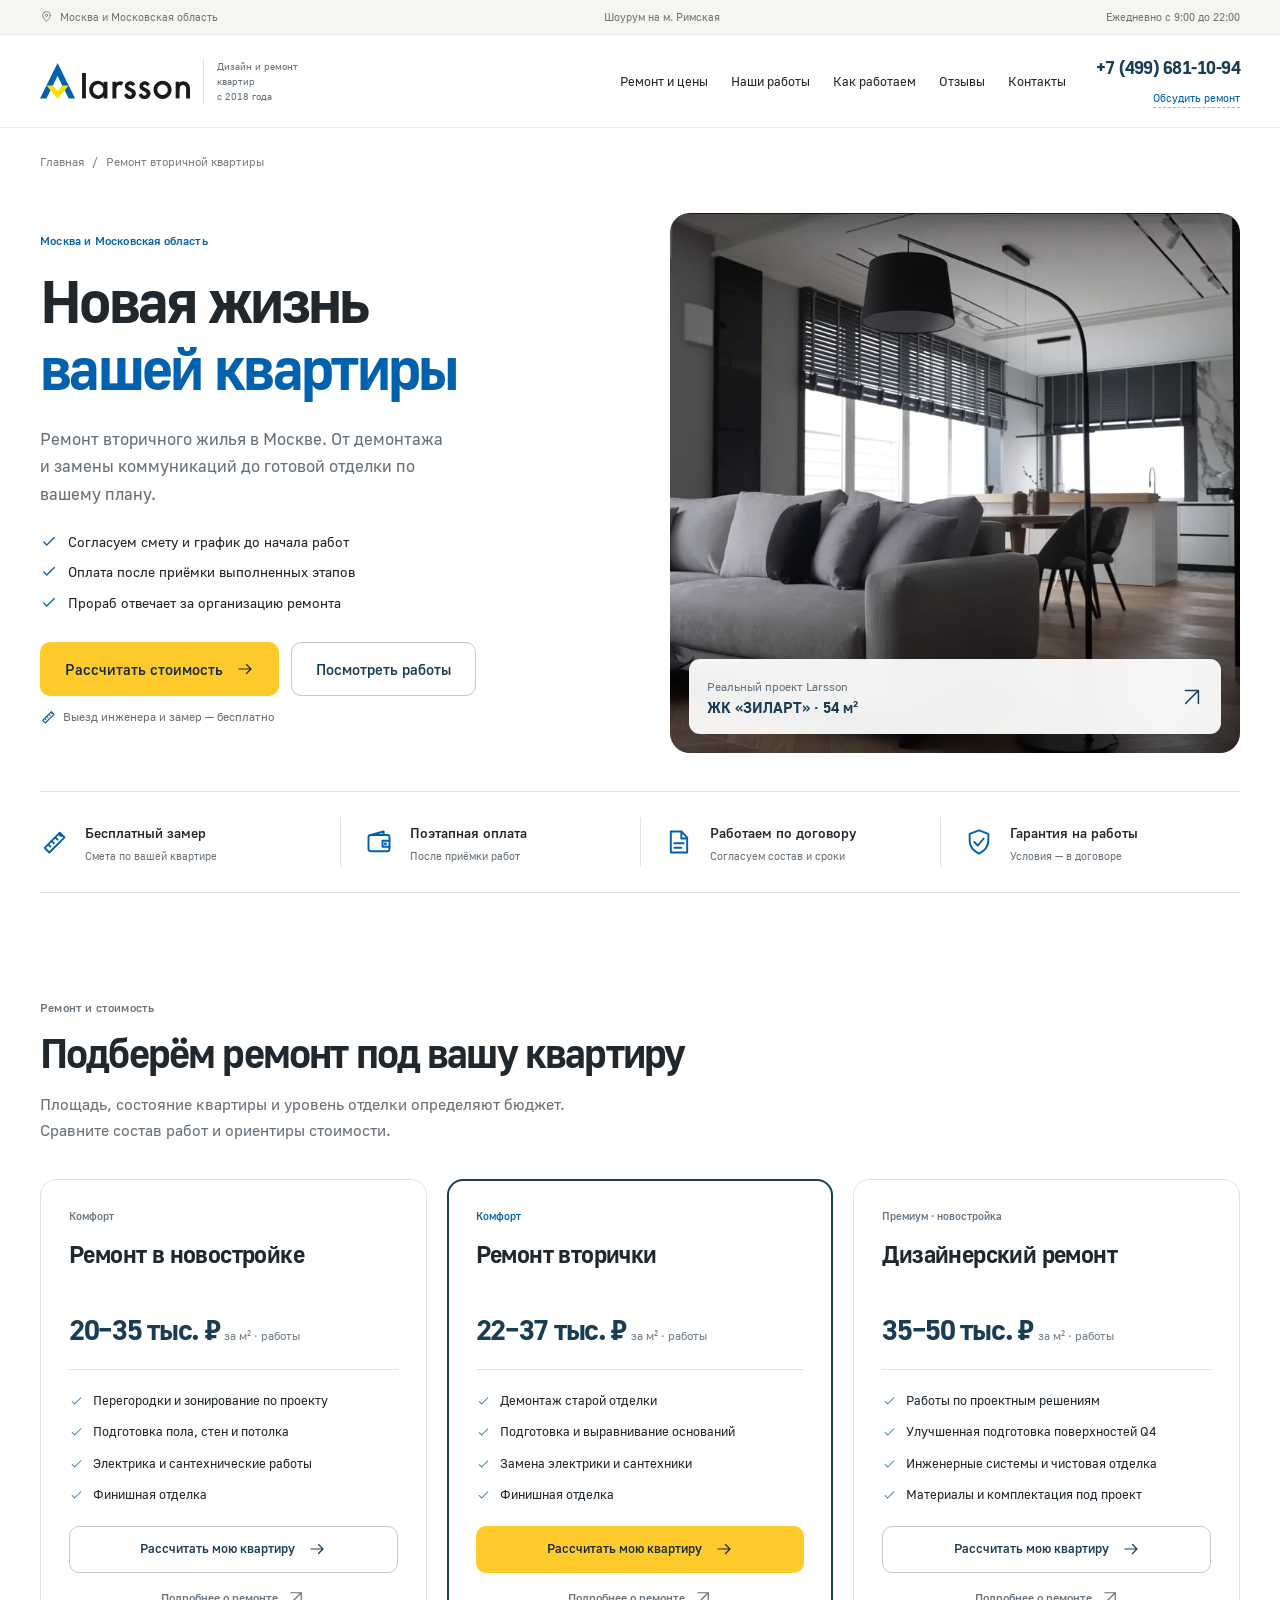
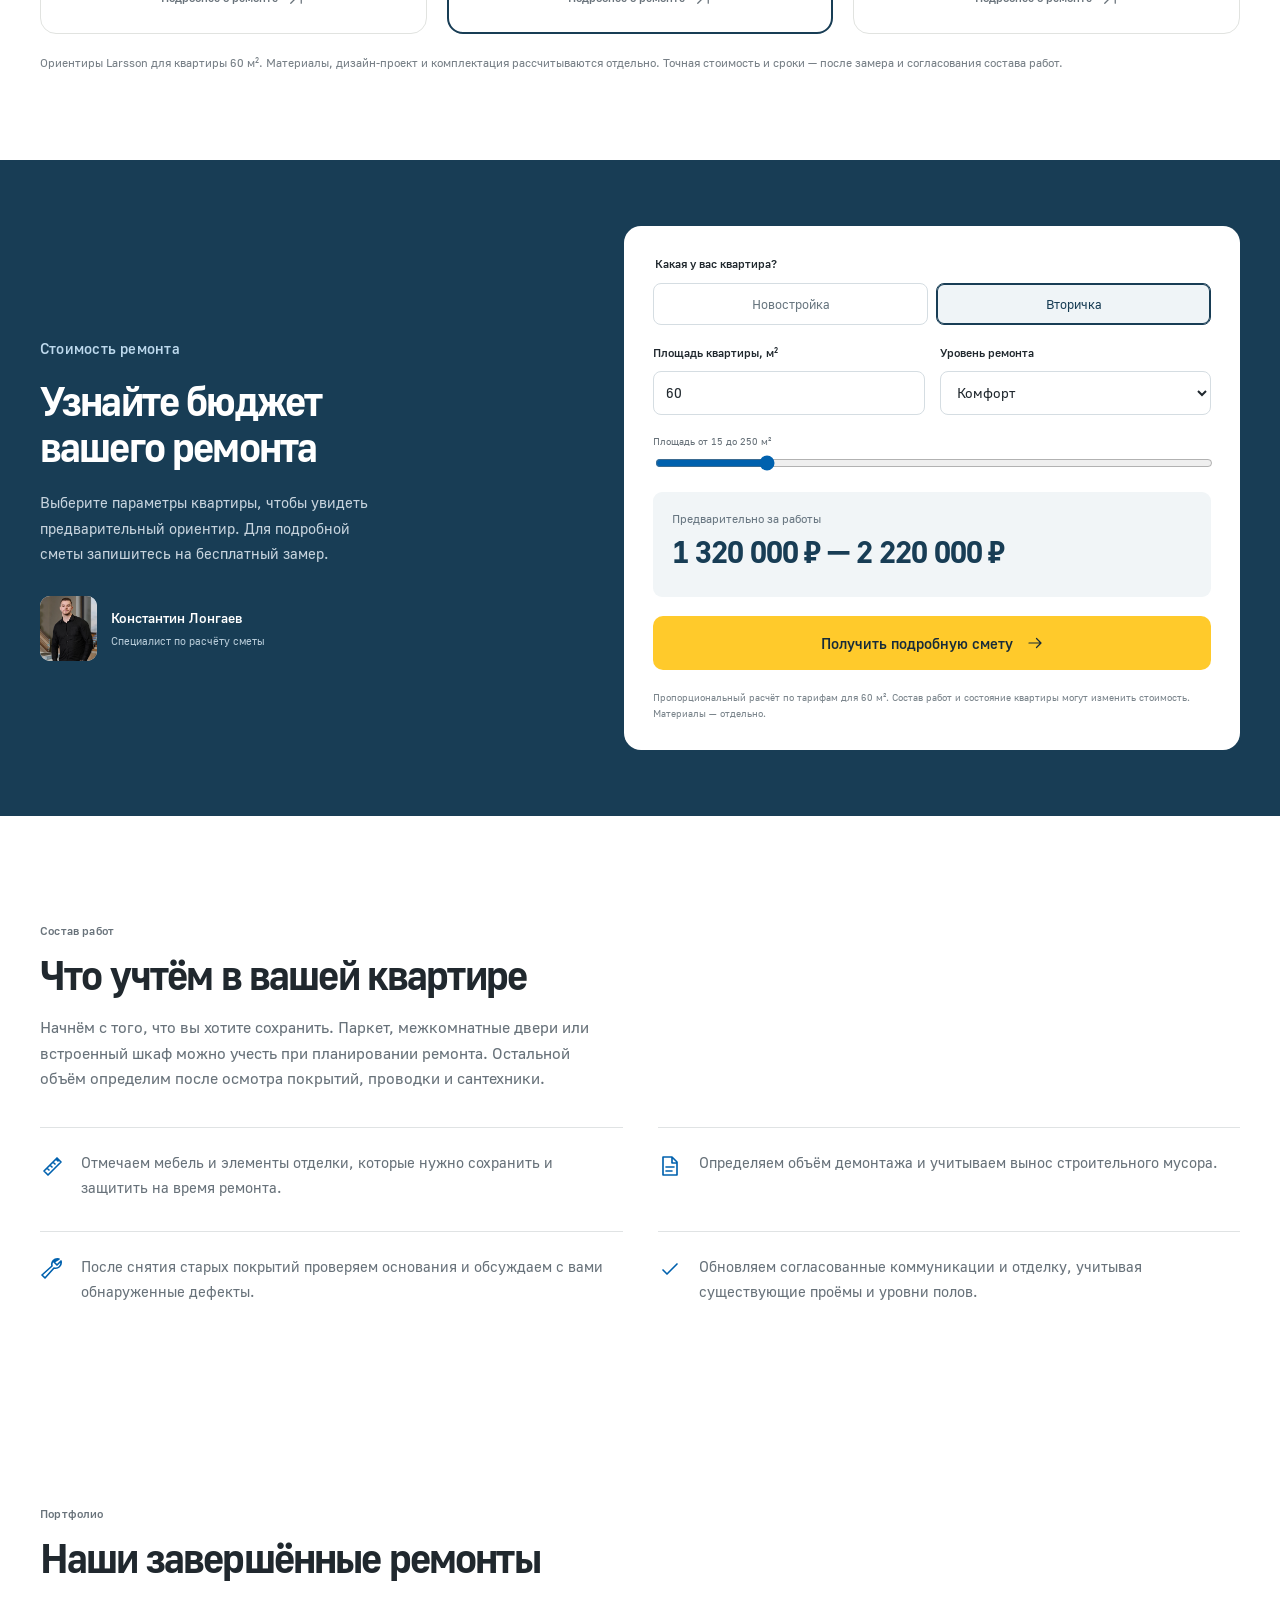
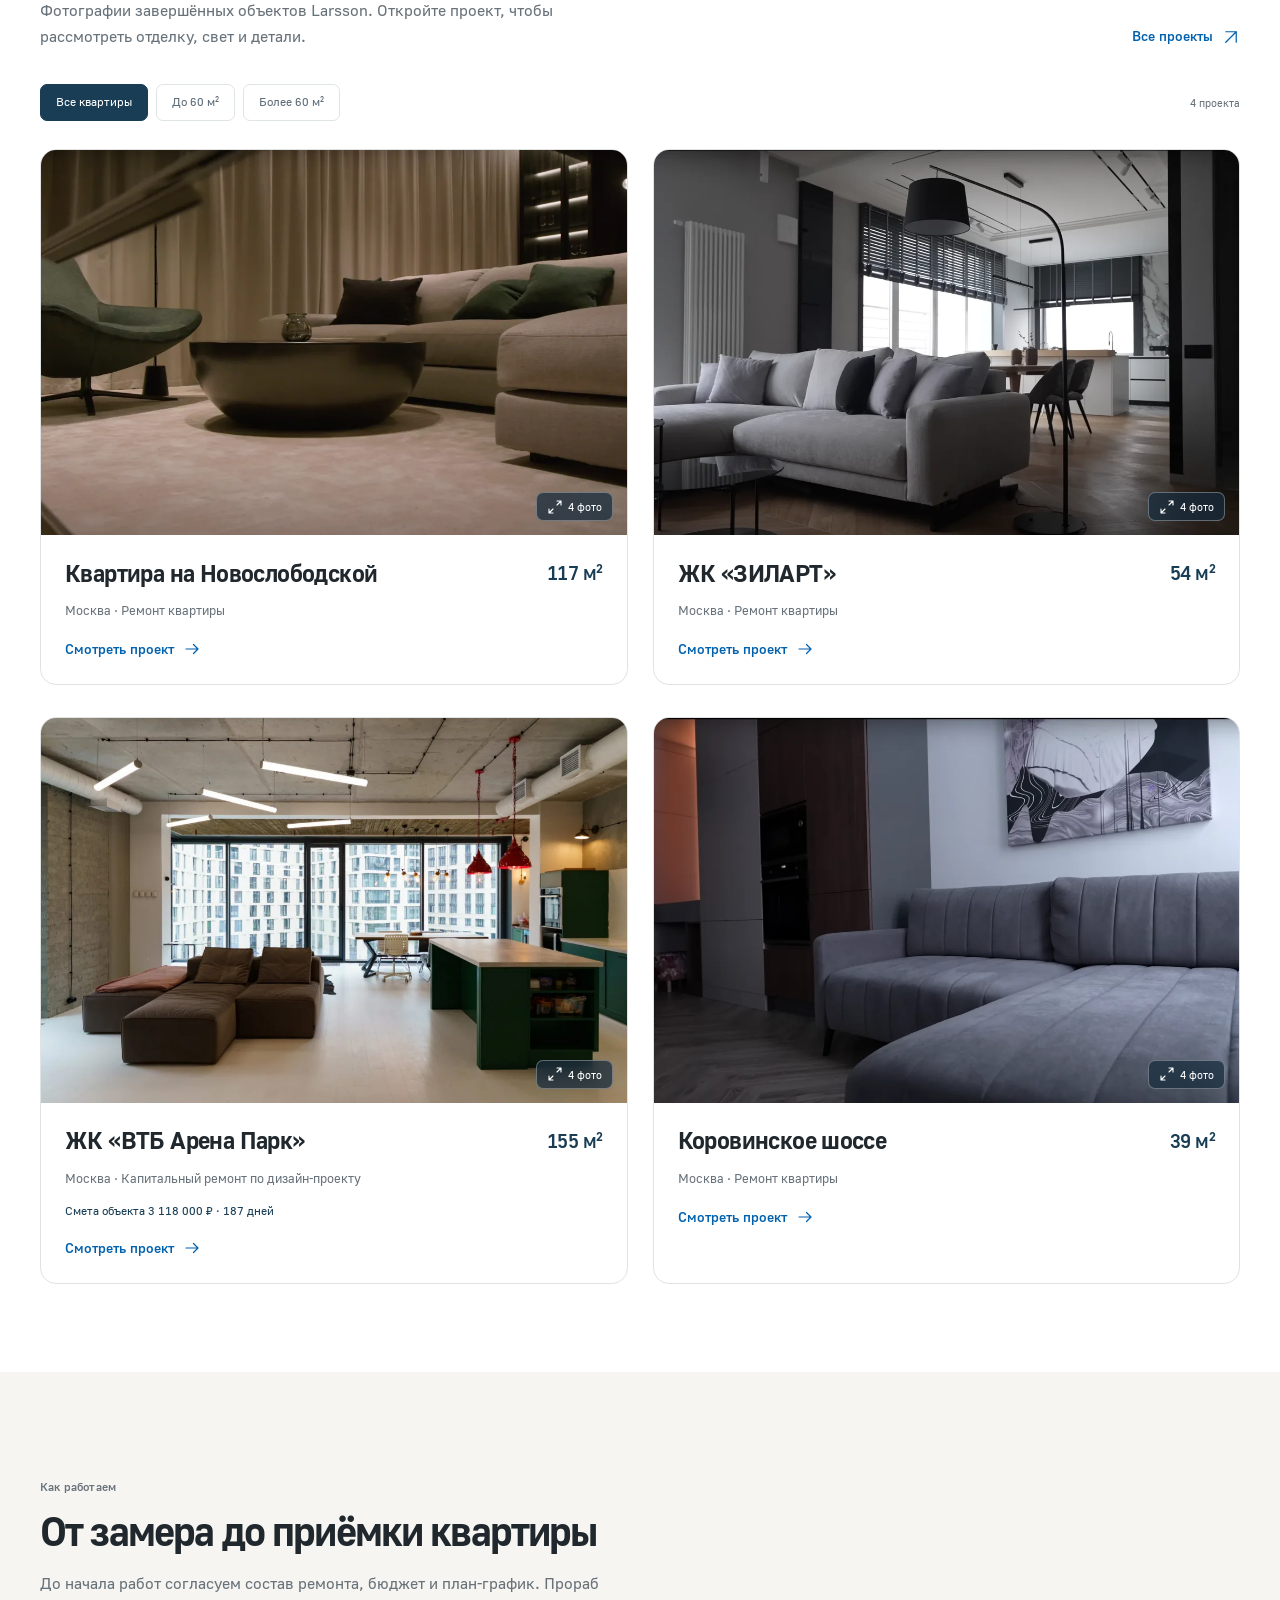
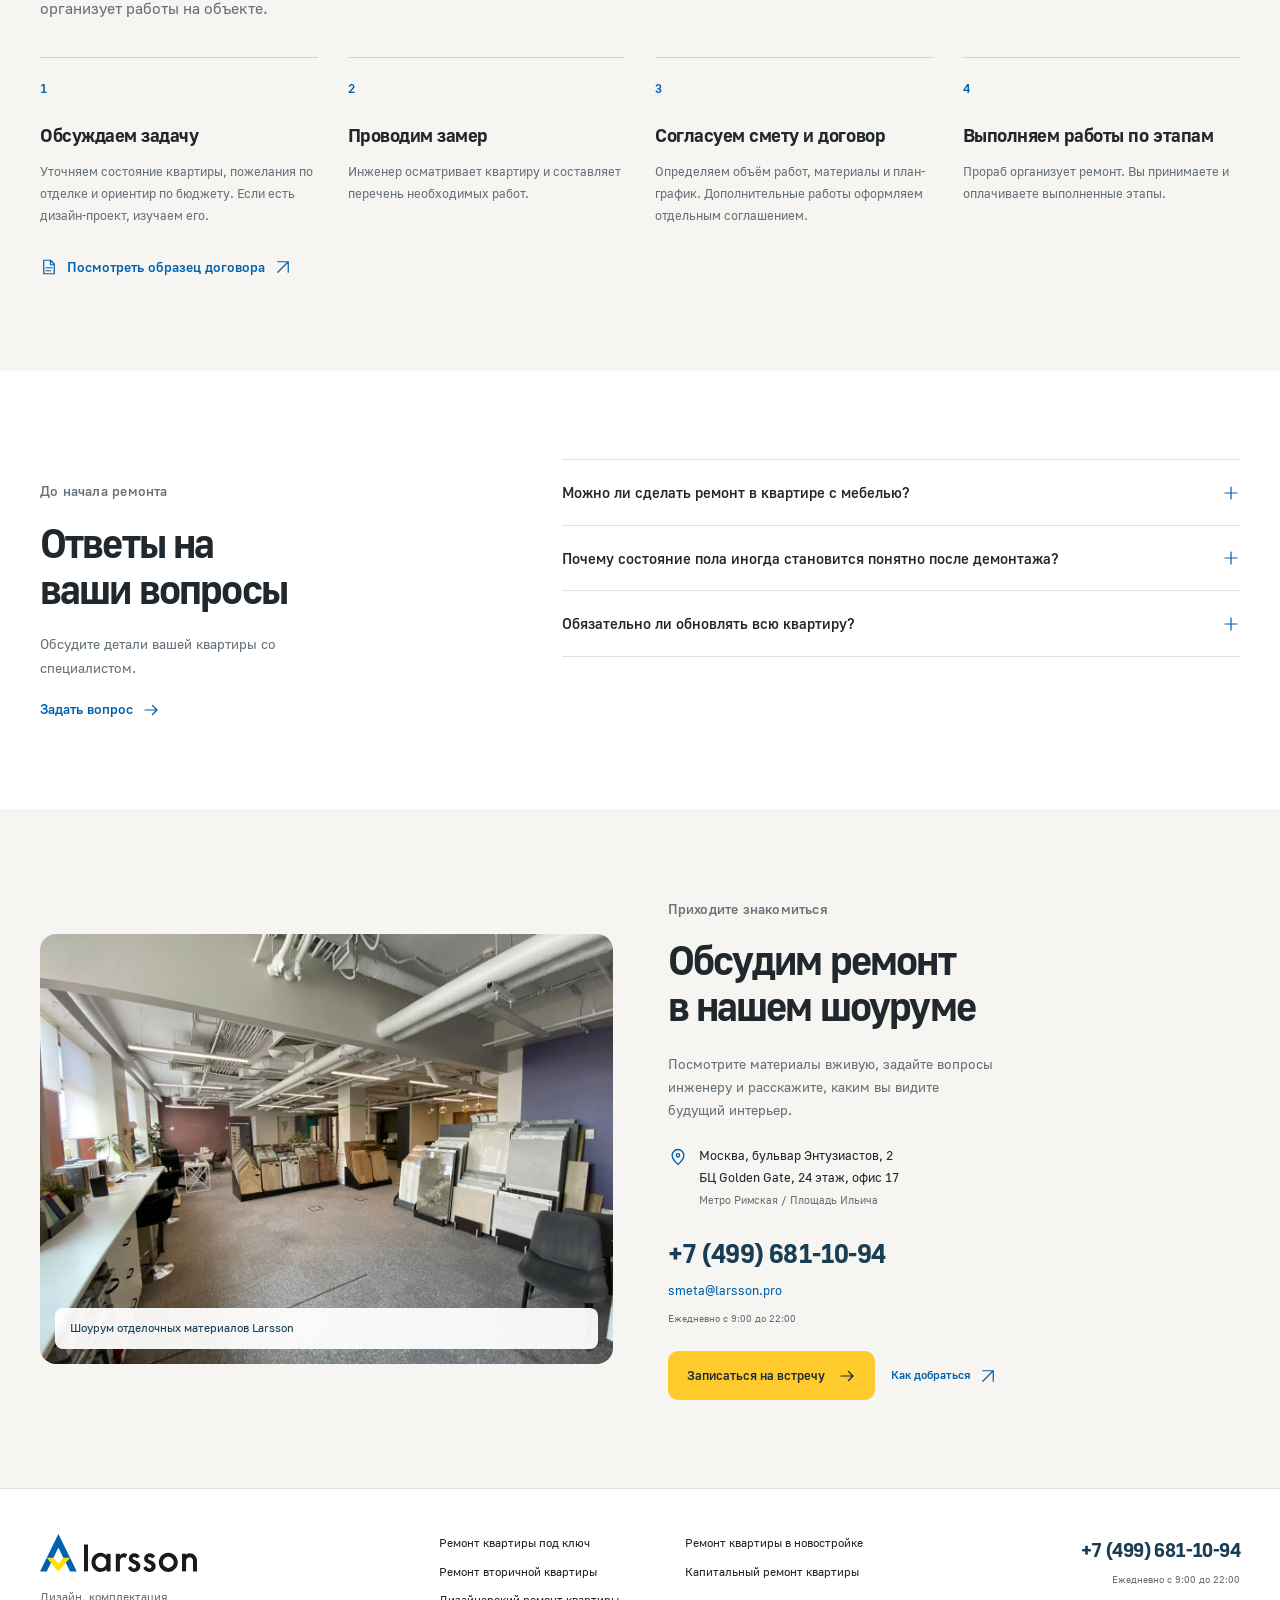
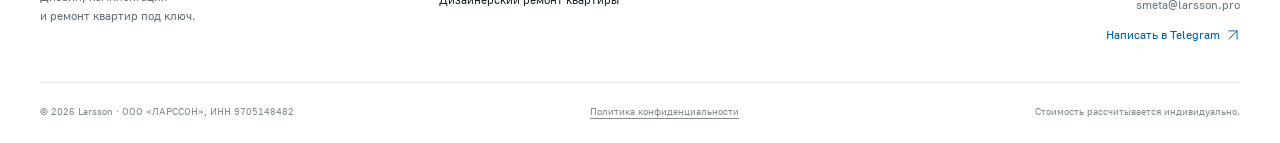
<file: remont-vtorichnogo-zhilya/index.html>
<!doctype html><html lang="ru" data-metrika=""><head><meta charset="utf-8"><meta name="viewport" content="width=device-width,initial-scale=1"><meta name="theme-color" content="#183d55"><title>Ремонт вторичной квартиры в Москве — стоимость и проекты Larsson</title><meta name="description" content="Ремонт вторичной квартиры в Москве и области. На замере определим, что стоит заменить, как сохранить нужную отделку и какой демонтаж включить в смету."><link rel="canonical" href="https://ulin-roman.github.io/larsson-remont/remont-vtorichnogo-zhilya/"><meta property="og:type" content="website"><meta property="og:locale" content="ru_RU"><meta property="og:title" content="Ремонт вторичной квартиры в Москве — стоимость и проекты Larsson"><meta property="og:description" content="Ремонт вторичной квартиры в Москве и области. На замере определим, что стоит заменить, как сохранить нужную отделку и какой демонтаж включить в смету."><meta property="og:url" content="https://ulin-roman.github.io/larsson-remont/remont-vtorichnogo-zhilya/"><meta property="og:image" content="https://ulin-roman.github.io/larsson-remont/assets/projects/zilart-living.webp"><link rel="icon" type="image/svg+xml" href="../assets/mark.svg"><link rel="preload" as="font" type="font/woff2" href="../assets/fonts/golos-regular.woff2" crossorigin><link rel="stylesheet" href="../assets/site.css"><script src="../assets/site.js" defer></script><script type="application/ld+json">{"@context":"https://schema.org","@graph":[{"@type":"HomeAndConstructionBusiness","@id":"https://ulin-roman.github.io/larsson-remont/#company","name":"Larsson","url":"https://ulin-roman.github.io/larsson-remont/","telephone":"+74996811094","email":"smeta@larsson.pro","areaServed":["Москва","Московская область"],"address":{"@type":"PostalAddress","streetAddress":"бульвар Энтузиастов, 2","addressLocality":"Москва","addressCountry":"RU"}},{"@type":"WebPage","name":"Ремонт вторичной квартиры в Москве — стоимость и проекты Larsson","description":"Ремонт вторичной квартиры в Москве и области. На замере определим, что стоит заменить, как сохранить нужную отделку и какой демонтаж включить в смету.","url":"https://ulin-roman.github.io/larsson-remont/remont-vtorichnogo-zhilya/","inLanguage":"ru","isPartOf":{"@type":"WebSite","name":"Larsson","url":"https://ulin-roman.github.io/larsson-remont/"}},{"@type":"Service","name":"Ремонт вторичной квартиры","provider":{"@id":"https://ulin-roman.github.io/larsson-remont/#company"},"areaServed":"Москва и Московская область"}]}</script></head><body data-base="../"><a class="skip-link" href="#main">Перейти к содержанию</a><div class="topbar"><div class="container topbar-inner"><span><svg width="14" height="14" viewBox="0 0 24 24" fill="none" stroke="currentColor" stroke-width="1.65" stroke-linecap="round" stroke-linejoin="round" aria-hidden="true" focusable="false"><path d="M19 10c0 5-7 11-7 11S5 15 5 10a7 7 0 1 1 14 0Z"/><circle cx="12" cy="10" r="2"/></svg> Москва и Московская область</span><a href="https://yandex.com/maps/-/CPBy6J5r" target="_blank" rel="noopener">Шоурум на м. Римская</a><span>Ежедневно с 9:00 до 22:00</span></div></div><header class="site-header"><div class="container header-inner"><a class="brand" href="../" aria-label="Larsson — главная"><img src="../assets/logo.svg" alt="Larsson" class="" loading="lazy" decoding="async"><span class="brand-copy">Дизайн и ремонт квартир<br>с 2018 года</span></a><nav class="main-nav" id="main-nav" aria-label="Основная навигация"><a href="../#stoimost">Ремонт и цены</a><a href="../portfolio/">Наши работы</a><a href="../#process">Как работаем</a><a href="../#reviews">Отзывы</a><a href="../kontakty/">Контакты</a></nav><div class="header-contact"><a class="phone" href="tel:+74996811094" data-action="phone">+7 (499) 681-10-94</a><button class="callback-link js-quote" type="button">Обсудить ремонт</button></div><button class="menu-toggle" type="button" aria-expanded="false" aria-controls="main-nav" aria-label="Открыть меню"><svg width="22" height="22" viewBox="0 0 24 24" fill="none" stroke="currentColor" stroke-width="1.65" stroke-linecap="round" stroke-linejoin="round" aria-hidden="true" focusable="false"><path d="M4 7h16M4 12h16M4 17h16"/></svg></button></div></header><main id="main"><nav class="breadcrumb container" aria-label="Хлебные крошки"><a href="../">Главная</a><span>/</span><span aria-current="page">Ремонт вторичной квартиры</span></nav><section class="hero container"><div class="hero-grid"><div class="hero-content"><p class="kicker">Москва и Московская область</p><h1>Новая жизнь<br><span class="accent">вашей квартиры</span></h1><p class="hero-intro">Ремонт вторичного жилья в Москве. От демонтажа и замены коммуникаций до готовой отделки по вашему плану.</p><ul class="hero-checks"><li><svg width="18" height="18" viewBox="0 0 24 24" fill="none" stroke="currentColor" stroke-width="1.65" stroke-linecap="round" stroke-linejoin="round" aria-hidden="true" focusable="false"><path d="m5 12 4 4L19 6"/></svg>Согласуем смету и график до начала работ</li><li><svg width="18" height="18" viewBox="0 0 24 24" fill="none" stroke="currentColor" stroke-width="1.65" stroke-linecap="round" stroke-linejoin="round" aria-hidden="true" focusable="false"><path d="m5 12 4 4L19 6"/></svg>Оплата после приёмки выполненных этапов</li><li><svg width="18" height="18" viewBox="0 0 24 24" fill="none" stroke="currentColor" stroke-width="1.65" stroke-linecap="round" stroke-linejoin="round" aria-hidden="true" focusable="false"><path d="m5 12 4 4L19 6"/></svg>Прораб отвечает за организацию ремонта</li></ul><div class="hero-actions"><a class="btn btn-primary" href="#raschet" data-action="calculator">Рассчитать стоимость <svg width="18" height="18" viewBox="0 0 24 24" fill="none" stroke="currentColor" stroke-width="1.65" stroke-linecap="round" stroke-linejoin="round" aria-hidden="true" focusable="false"><path d="M4 12h16m-6-6 6 6-6 6"/></svg></a><a class="btn btn-secondary" href="#projects">Посмотреть работы</a></div><p class="hero-note"><svg width="16" height="16" viewBox="0 0 24 24" fill="none" stroke="currentColor" stroke-width="1.65" stroke-linecap="round" stroke-linejoin="round" aria-hidden="true" focusable="false"><path d="m4 17 13-13 4 4L8 21l-4-4Zm3-3 2 2m1-5 2 2m1-5 2 2m1-5 2 2"/></svg>Выезд инженера и замер — бесплатно</p></div><figure class="hero-visual"><img src="../assets/projects/zilart-living.webp" alt="Гостиная с серым диваном и кухней в ЖК ЗИЛАРТ" class="hero-image" loading="eager" decoding="async" fetchpriority="high"><figcaption class="project-caption"><div><span>Реальный проект Larsson</span><strong>ЖК «ЗИЛАРТ» · 54 м²</strong></div><a href="#projects" aria-label="Посмотреть проекты"><svg width="22" height="22" viewBox="0 0 24 24" fill="none" stroke="currentColor" stroke-width="1.65" stroke-linecap="round" stroke-linejoin="round" aria-hidden="true" focusable="false"><path d="M5 19 19 5M5 5h14v14"/></svg></a></figcaption></figure></div></section><div class="container trust-strip"><div class="trust-item"><svg width="27" height="27" viewBox="0 0 24 24" fill="none" stroke="currentColor" stroke-width="1.65" stroke-linecap="round" stroke-linejoin="round" aria-hidden="true" focusable="false"><path d="m4 17 13-13 4 4L8 21l-4-4Zm3-3 2 2m1-5 2 2m1-5 2 2m1-5 2 2"/></svg><div><strong>Бесплатный замер</strong><span>Смета по вашей квартире</span></div></div><div class="trust-item"><svg width="27" height="27" viewBox="0 0 24 24" fill="none" stroke="currentColor" stroke-width="1.65" stroke-linecap="round" stroke-linejoin="round" aria-hidden="true" focusable="false"><rect x="3" y="6" width="18" height="14" rx="2"/><path d="m5 6 11-3v3m5 5h-6v5h6"/><circle cx="17.5" cy="13.5" r=".5"/></svg><div><strong>Поэтапная оплата</strong><span>После приёмки работ</span></div></div><div class="trust-item"><svg width="27" height="27" viewBox="0 0 24 24" fill="none" stroke="currentColor" stroke-width="1.65" stroke-linecap="round" stroke-linejoin="round" aria-hidden="true" focusable="false"><path d="M5 3h9l5 5v13H5V3Zm9 0v6h5M8 13h8m-8 4h6"/></svg><div><strong>Работаем по договору</strong><span>Согласуем состав и сроки</span></div></div><div class="trust-item"><svg width="27" height="27" viewBox="0 0 24 24" fill="none" stroke="currentColor" stroke-width="1.65" stroke-linecap="round" stroke-linejoin="round" aria-hidden="true" focusable="false"><path d="m12 2 8 3v6c0 5-4 9-8 11-4-2-8-6-8-11V5l8-3Z"/><path d="m8 12 3 3 5-6"/></svg><div><strong>Гарантия на работы</strong><span>Условия — в договоре</span></div></div></div><section class="section container" id="stoimost"><div class="section-head"><div><p class="kicker">Ремонт и стоимость</p><h2>Подберём ремонт под вашу квартиру</h2><p>Площадь, состояние квартиры и уровень отделки определяют бюджет. Сравните состав работ и ориентиры стоимости.</p></div></div><div class="pricing-grid"><article class="price-card"><span class="price-card-label">Комфорт</span><h3>Ремонт в новостройке</h3><div class="price"><strong>20–35 тыс. ₽</strong><span>за м² · работы</span></div><ul class="price-scope"><li><svg width="16" height="16" viewBox="0 0 24 24" fill="none" stroke="currentColor" stroke-width="1.65" stroke-linecap="round" stroke-linejoin="round" aria-hidden="true" focusable="false"><path d="m5 12 4 4L19 6"/></svg>Перегородки и зонирование по проекту</li><li><svg width="16" height="16" viewBox="0 0 24 24" fill="none" stroke="currentColor" stroke-width="1.65" stroke-linecap="round" stroke-linejoin="round" aria-hidden="true" focusable="false"><path d="m5 12 4 4L19 6"/></svg>Подготовка пола, стен и потолка</li><li><svg width="16" height="16" viewBox="0 0 24 24" fill="none" stroke="currentColor" stroke-width="1.65" stroke-linecap="round" stroke-linejoin="round" aria-hidden="true" focusable="false"><path d="m5 12 4 4L19 6"/></svg>Электрика и сантехнические работы</li><li><svg width="16" height="16" viewBox="0 0 24 24" fill="none" stroke="currentColor" stroke-width="1.65" stroke-linecap="round" stroke-linejoin="round" aria-hidden="true" focusable="false"><path d="m5 12 4 4L19 6"/></svg>Финишная отделка</li></ul><button type="button" class="btn btn-secondary js-quote" data-service="Новостройка" data-action="estimate">Рассчитать мою квартиру<svg width="18" height="18" viewBox="0 0 24 24" fill="none" stroke="currentColor" stroke-width="1.65" stroke-linecap="round" stroke-linejoin="round" aria-hidden="true" focusable="false"><path d="M4 12h16m-6-6 6 6-6 6"/></svg></button><a class="text-link price-foot" href="../remont-v-novostroyke/">Подробнее о ремонте <svg width="15" height="15" viewBox="0 0 24 24" fill="none" stroke="currentColor" stroke-width="1.65" stroke-linecap="round" stroke-linejoin="round" aria-hidden="true" focusable="false"><path d="M5 19 19 5M5 5h14v14"/></svg></a></article><article class="price-card featured"><span class="price-card-label">Комфорт</span><h3>Ремонт вторички</h3><div class="price"><strong>22–37 тыс. ₽</strong><span>за м² · работы</span></div><ul class="price-scope"><li><svg width="16" height="16" viewBox="0 0 24 24" fill="none" stroke="currentColor" stroke-width="1.65" stroke-linecap="round" stroke-linejoin="round" aria-hidden="true" focusable="false"><path d="m5 12 4 4L19 6"/></svg>Демонтаж старой отделки</li><li><svg width="16" height="16" viewBox="0 0 24 24" fill="none" stroke="currentColor" stroke-width="1.65" stroke-linecap="round" stroke-linejoin="round" aria-hidden="true" focusable="false"><path d="m5 12 4 4L19 6"/></svg>Подготовка и выравнивание оснований</li><li><svg width="16" height="16" viewBox="0 0 24 24" fill="none" stroke="currentColor" stroke-width="1.65" stroke-linecap="round" stroke-linejoin="round" aria-hidden="true" focusable="false"><path d="m5 12 4 4L19 6"/></svg>Замена электрики и сантехники</li><li><svg width="16" height="16" viewBox="0 0 24 24" fill="none" stroke="currentColor" stroke-width="1.65" stroke-linecap="round" stroke-linejoin="round" aria-hidden="true" focusable="false"><path d="m5 12 4 4L19 6"/></svg>Финишная отделка</li></ul><button type="button" class="btn btn-primary js-quote" data-service="Вторичное жильё" data-action="estimate">Рассчитать мою квартиру<svg width="18" height="18" viewBox="0 0 24 24" fill="none" stroke="currentColor" stroke-width="1.65" stroke-linecap="round" stroke-linejoin="round" aria-hidden="true" focusable="false"><path d="M4 12h16m-6-6 6 6-6 6"/></svg></button><a class="text-link price-foot" href="../remont-vtorichnogo-zhilya/">Подробнее о ремонте <svg width="15" height="15" viewBox="0 0 24 24" fill="none" stroke="currentColor" stroke-width="1.65" stroke-linecap="round" stroke-linejoin="round" aria-hidden="true" focusable="false"><path d="M5 19 19 5M5 5h14v14"/></svg></a></article><article class="price-card"><span class="price-card-label">Премиум · новостройка</span><h3>Дизайнерский ремонт</h3><div class="price"><strong>35–50 тыс. ₽</strong><span>за м² · работы</span></div><ul class="price-scope"><li><svg width="16" height="16" viewBox="0 0 24 24" fill="none" stroke="currentColor" stroke-width="1.65" stroke-linecap="round" stroke-linejoin="round" aria-hidden="true" focusable="false"><path d="m5 12 4 4L19 6"/></svg>Работы по проектным решениям</li><li><svg width="16" height="16" viewBox="0 0 24 24" fill="none" stroke="currentColor" stroke-width="1.65" stroke-linecap="round" stroke-linejoin="round" aria-hidden="true" focusable="false"><path d="m5 12 4 4L19 6"/></svg>Улучшенная подготовка поверхностей Q4</li><li><svg width="16" height="16" viewBox="0 0 24 24" fill="none" stroke="currentColor" stroke-width="1.65" stroke-linecap="round" stroke-linejoin="round" aria-hidden="true" focusable="false"><path d="m5 12 4 4L19 6"/></svg>Инженерные системы и чистовая отделка</li><li><svg width="16" height="16" viewBox="0 0 24 24" fill="none" stroke="currentColor" stroke-width="1.65" stroke-linecap="round" stroke-linejoin="round" aria-hidden="true" focusable="false"><path d="m5 12 4 4L19 6"/></svg>Материалы и комплектация под проект</li></ul><button type="button" class="btn btn-secondary js-quote" data-service="По дизайн-проекту" data-action="estimate">Рассчитать мою квартиру<svg width="18" height="18" viewBox="0 0 24 24" fill="none" stroke="currentColor" stroke-width="1.65" stroke-linecap="round" stroke-linejoin="round" aria-hidden="true" focusable="false"><path d="M4 12h16m-6-6 6 6-6 6"/></svg></button><a class="text-link price-foot" href="../dizaynerskiy-remont-kvartiry/">Подробнее о ремонте <svg width="15" height="15" viewBox="0 0 24 24" fill="none" stroke="currentColor" stroke-width="1.65" stroke-linecap="round" stroke-linejoin="round" aria-hidden="true" focusable="false"><path d="M5 19 19 5M5 5h14v14"/></svg></a></article></div><p class="pricing-note">Ориентиры Larsson для квартиры 60 м². Материалы, дизайн-проект и комплектация рассчитываются отдельно. Точная стоимость и сроки — после замера и согласования состава работ.</p></section><section class="budget-section" id="raschet"><div class="container budget-grid"><div class="budget-intro"><p class="kicker">Стоимость ремонта</p><h2>Узнайте бюджет<br>вашего ремонта</h2><p>Выберите параметры квартиры, чтобы увидеть предварительный ориентир. Для подробной сметы запишитесь на бесплатный замер.</p><div class="budget-expert"><img src="../assets/company/engineer.webp" alt="Константин Лонгаев из команды Larsson в шоуруме отделочных материалов" class="" loading="lazy" decoding="async"><div><strong>Константин Лонгаев</strong><span>Специалист по расчёту сметы</span></div></div></div><form class="budget-form" id="budget-form"><fieldset class="object-choice"><legend>Какая у вас квартира?</legend><label><input type="radio" name="property" value="novostroyka"><span>Новостройка</span></label><label><input type="radio" name="property" value="vtorichka" checked><span>Вторичка</span></label></fieldset><div class="budget-fields"><label class="input-label" for="budget-area">Площадь квартиры, м²<input id="budget-area" name="area" type="number" min="15" max="250" step="1" value="60" inputmode="numeric" required></label><label class="input-label" for="budget-level">Уровень ремонта<select id="budget-level" name="level"><option value="comfort">Комфорт</option><option value="premium">Премиум</option></select></label></div><label class="range-label" for="budget-range">Площадь от 15 до 250 м²</label><input id="budget-range" type="range" min="15" max="250" value="60" aria-label="Площадь квартиры в квадратных метрах"><div class="budget-result" aria-live="polite" aria-atomic="true"><span>Предварительно за работы</span><strong><span id="budget-low">1 200 000 ₽</span> — <span id="budget-high">2 100 000 ₽</span></strong></div><button type="submit" class="btn btn-primary">Получить подробную смету <svg width="18" height="18" viewBox="0 0 24 24" fill="none" stroke="currentColor" stroke-width="1.65" stroke-linecap="round" stroke-linejoin="round" aria-hidden="true" focusable="false"><path d="M4 12h16m-6-6 6 6-6 6"/></svg></button><p class="budget-disclaimer">Пропорциональный расчёт по тарифам для 60 м². Состав работ и состояние квартиры могут изменить стоимость. Материалы — отдельно.</p><noscript><a class="text-link" href="https://larsson-remont.ru/ver_3.3/remont-kvartir-pod-kluch_copy.php#calc">Открыть калькулятор Larsson</a></noscript></form></div></section><section class="section container" id="included"><div class="section-head"><div><p class="kicker">Состав работ</p><h2>Что учтём в вашей квартире</h2><p>Начнём с того, что вы хотите сохранить. Паркет, межкомнатные двери или встроенный шкаф можно учесть при планировании ремонта. Остальной объём определим после осмотра покрытий, проводки и сантехники.</p></div></div><div class="included-grid service-scope"><article><svg width="28" height="28" viewBox="0 0 24 24" fill="none" stroke="currentColor" stroke-width="1.65" stroke-linecap="round" stroke-linejoin="round" aria-hidden="true" focusable="false"><path d="m4 17 13-13 4 4L8 21l-4-4Zm3-3 2 2m1-5 2 2m1-5 2 2m1-5 2 2"/></svg><p>Отмечаем мебель и элементы отделки, которые нужно сохранить и защитить на время ремонта.</p></article><article><svg width="28" height="28" viewBox="0 0 24 24" fill="none" stroke="currentColor" stroke-width="1.65" stroke-linecap="round" stroke-linejoin="round" aria-hidden="true" focusable="false"><path d="M5 3h9l5 5v13H5V3Zm9 0v6h5M8 13h8m-8 4h6"/></svg><p>Определяем объём демонтажа и учитываем вынос строительного мусора.</p></article><article><svg width="28" height="28" viewBox="0 0 24 24" fill="none" stroke="currentColor" stroke-width="1.65" stroke-linecap="round" stroke-linejoin="round" aria-hidden="true" focusable="false"><path d="m14 4 3 3 4-4c1 5-3 8-7 7L5 20l-3-3 10-9c-1-4 2-8 7-7l-5 3Z"/></svg><p>После снятия старых покрытий проверяем основания и обсуждаем с вами обнаруженные дефекты.</p></article><article><svg width="28" height="28" viewBox="0 0 24 24" fill="none" stroke="currentColor" stroke-width="1.65" stroke-linecap="round" stroke-linejoin="round" aria-hidden="true" focusable="false"><path d="m5 12 4 4L19 6"/></svg><p>Обновляем согласованные коммуникации и отделку, учитывая существующие проёмы и уровни полов.</p></article></div></section><section class="section container" id="projects"><div class="section-head"><div><p class="kicker">Портфолио</p><h2>Наши завершённые ремонты</h2><p>Фотографии завершённых объектов Larsson. Откройте проект, чтобы рассмотреть отделку, свет и детали.</p></div><a class="text-link" href="../portfolio/">Все проекты <svg width="18" height="18" viewBox="0 0 24 24" fill="none" stroke="currentColor" stroke-width="1.65" stroke-linecap="round" stroke-linejoin="round" aria-hidden="true" focusable="false"><path d="M5 19 19 5M5 5h14v14"/></svg></a></div><div class="portfolio-tools"><div class="filter-buttons" role="group" aria-label="Фильтр по площади"><button type="button" data-filter="all" aria-pressed="true">Все квартиры</button><button type="button" data-filter="compact" aria-pressed="false">До 60 м²</button><button type="button" data-filter="spacious" aria-pressed="false">Более 60 м²</button></div><span id="project-result-count">4 проекта</span></div><div class="projects-grid"><article class="project-card" data-area="117"><button type="button" class="project-cover js-project" data-project="0" aria-label="Посмотреть проект — Квартира на Новослободской"><img src="../assets/projects/novoslobodskaya-living.webp" alt="Гостиная с диваном и зелёным креслом на Новослободской" class="" loading="lazy" decoding="async"><span class="project-count"><svg width="16" height="16" viewBox="0 0 24 24" fill="none" stroke="currentColor" stroke-width="1.65" stroke-linecap="round" stroke-linejoin="round" aria-hidden="true" focusable="false"><path d="M15 3h6v6m0-6-6 6M9 21H3v-6m0 6 6-6"/></svg> 4 фото</span></button><div class="project-info"><div class="project-title-row"><h3><a href="../proekt-novoslobodskaya/">Квартира на Новослободской</a></h3><span class="project-area">117 м²</span></div><p class="project-meta">Москва · Ремонт квартиры</p><button type="button" class="text-link js-project" data-project="0">Смотреть проект <svg width="17" height="17" viewBox="0 0 24 24" fill="none" stroke="currentColor" stroke-width="1.65" stroke-linecap="round" stroke-linejoin="round" aria-hidden="true" focusable="false"><path d="M4 12h16m-6-6 6 6-6 6"/></svg></button></div></article><article class="project-card" data-area="54"><button type="button" class="project-cover js-project" data-project="1" aria-label="Посмотреть проект — ЖК «ЗИЛАРТ»"><img src="../assets/projects/zilart-living.webp" alt="Гостиная с серым диваном и кухней в ЖК ЗИЛАРТ" class="" loading="lazy" decoding="async"><span class="project-count"><svg width="16" height="16" viewBox="0 0 24 24" fill="none" stroke="currentColor" stroke-width="1.65" stroke-linecap="round" stroke-linejoin="round" aria-hidden="true" focusable="false"><path d="M15 3h6v6m0-6-6 6M9 21H3v-6m0 6 6-6"/></svg> 4 фото</span></button><div class="project-info"><div class="project-title-row"><h3><a href="../proekt-zilart/">ЖК «ЗИЛАРТ»</a></h3><span class="project-area">54 м²</span></div><p class="project-meta">Москва · Ремонт квартиры</p><button type="button" class="text-link js-project" data-project="1">Смотреть проект <svg width="17" height="17" viewBox="0 0 24 24" fill="none" stroke="currentColor" stroke-width="1.65" stroke-linecap="round" stroke-linejoin="round" aria-hidden="true" focusable="false"><path d="M4 12h16m-6-6 6 6-6 6"/></svg></button></div></article><article class="project-card" data-area="155"><button type="button" class="project-cover js-project" data-project="2" aria-label="Посмотреть проект — ЖК «ВТБ Арена Парк»"><img src="../assets/projects/vtb-arena-living.webp" alt="Кухня-гостиная в стиле лофт с большими окнами в ЖК ВТБ Арена Парк" class="" loading="lazy" decoding="async"><span class="project-count"><svg width="16" height="16" viewBox="0 0 24 24" fill="none" stroke="currentColor" stroke-width="1.65" stroke-linecap="round" stroke-linejoin="round" aria-hidden="true" focusable="false"><path d="M15 3h6v6m0-6-6 6M9 21H3v-6m0 6 6-6"/></svg> 4 фото</span></button><div class="project-info"><div class="project-title-row"><h3><a href="../proekt-vtb-arena/">ЖК «ВТБ Арена Парк»</a></h3><span class="project-area">155 м²</span></div><p class="project-meta">Москва · Капитальный ремонт по дизайн-проекту</p><p class="project-case-price">Смета объекта 3 118 000 ₽ · 187 дней</p><button type="button" class="text-link js-project" data-project="2">Смотреть проект <svg width="17" height="17" viewBox="0 0 24 24" fill="none" stroke="currentColor" stroke-width="1.65" stroke-linecap="round" stroke-linejoin="round" aria-hidden="true" focusable="false"><path d="M4 12h16m-6-6 6 6-6 6"/></svg></button></div></article><article class="project-card" data-area="39"><button type="button" class="project-cover js-project" data-project="3" aria-label="Посмотреть проект — Коровинское шоссе"><img src="../assets/projects/korovinskoe-living.webp" alt="Гостиная с угловым диваном на Коровинском шоссе" class="" loading="lazy" decoding="async"><span class="project-count"><svg width="16" height="16" viewBox="0 0 24 24" fill="none" stroke="currentColor" stroke-width="1.65" stroke-linecap="round" stroke-linejoin="round" aria-hidden="true" focusable="false"><path d="M15 3h6v6m0-6-6 6M9 21H3v-6m0 6 6-6"/></svg> 4 фото</span></button><div class="project-info"><div class="project-title-row"><h3><a href="../proekt-korovinskoe/">Коровинское шоссе</a></h3><span class="project-area">39 м²</span></div><p class="project-meta">Москва · Ремонт квартиры</p><button type="button" class="text-link js-project" data-project="3">Смотреть проект <svg width="17" height="17" viewBox="0 0 24 24" fill="none" stroke="currentColor" stroke-width="1.65" stroke-linecap="round" stroke-linejoin="round" aria-hidden="true" focusable="false"><path d="M4 12h16m-6-6 6 6-6 6"/></svg></button></div></article></div></section><section class="section process-section" id="process"><div class="container"><div class="section-head"><div><p class="kicker">Как работаем</p><h2>От замера до приёмки квартиры</h2><p>До начала работ согласуем состав ремонта, бюджет и план-график. Прораб организует работы на объекте.</p></div></div><div class="process-grid"><article><span class="step-number">1</span><h3>Обсуждаем задачу</h3><p>Уточняем состояние квартиры, пожелания по отделке и ориентир по бюджету. Если есть дизайн-проект, изучаем его.</p></article><article><span class="step-number">2</span><h3>Проводим замер</h3><p>Инженер осматривает квартиру и составляет перечень необходимых работ.</p></article><article><span class="step-number">3</span><h3>Согласуем смету и договор</h3><p>Определяем объём работ, материалы и план-график. Дополнительные работы оформляем отдельным соглашением.</p></article><article><span class="step-number">4</span><h3>Выполняем работы по этапам</h3><p>Прораб организует ремонт. Вы принимаете и оплачиваете выполненные этапы.</p></article></div><a class="text-link contract-link" href="https://drive.google.com/file/d/1Y4DfAq8WkqnKNRmJ4frCQaP2fPrHBYDE/view" target="_blank" rel="noopener"><svg width="18" height="18" viewBox="0 0 24 24" fill="none" stroke="currentColor" stroke-width="1.65" stroke-linecap="round" stroke-linejoin="round" aria-hidden="true" focusable="false"><path d="M5 3h9l5 5v13H5V3Zm9 0v6h5M8 13h8m-8 4h6"/></svg>Посмотреть образец договора <svg width="15" height="15" viewBox="0 0 24 24" fill="none" stroke="currentColor" stroke-width="1.65" stroke-linecap="round" stroke-linejoin="round" aria-hidden="true" focusable="false"><path d="M5 19 19 5M5 5h14v14"/></svg></a></div></section><section class="section container"><div class="faq-grid"><div class="faq-intro"><p class="kicker">До начала ремонта</p><h2>Ответы на<br>ваши вопросы</h2><p>Обсудите детали вашей квартиры со специалистом.</p><button type="button" class="text-link js-quote" data-service="" data-action="estimate">Задать вопрос<svg width="18" height="18" viewBox="0 0 24 24" fill="none" stroke="currentColor" stroke-width="1.65" stroke-linecap="round" stroke-linejoin="round" aria-hidden="true" focusable="false"><path d="M4 12h16m-6-6 6 6-6 6"/></svg></button></div><div class="faq-list"><details><summary>Можно ли сделать ремонт в квартире с мебелью?<svg width="20" height="20" viewBox="0 0 24 24" fill="none" stroke="currentColor" stroke-width="1.65" stroke-linecap="round" stroke-linejoin="round" aria-hidden="true" focusable="false"><path d="M4 12h16M12 4v16"/></svg></summary><p>Перед замером отметьте, что останется в квартире. Вместе определим, какие предметы можно защитить на месте, что можно переставить между комнатами и что придётся вывезти.</p></details><details><summary>Почему состояние пола иногда становится понятно после демонтажа?<svg width="20" height="20" viewBox="0 0 24 24" fill="none" stroke="currentColor" stroke-width="1.65" stroke-linecap="round" stroke-linejoin="round" aria-hidden="true" focusable="false"><path d="M4 12h16M12 4v16"/></svg></summary><p>Старый линолеум, ламинат или доска закрывают основание. После вскрытия видно, есть ли трещины или перепады высоты. Если потребуется дополнительная подготовка, обсудим состав работ до её начала.</p></details><details><summary>Обязательно ли обновлять всю квартиру?<svg width="20" height="20" viewBox="0 0 24 24" fill="none" stroke="currentColor" stroke-width="1.65" stroke-linecap="round" stroke-linejoin="round" aria-hidden="true" focusable="false"><path d="M4 12h16M12 4v16"/></svg></summary><p>На первой встрече можно обсудить отдельные помещения. Для кухни и ванной особенно важно проверить, как запланированные работы связаны с общей разводкой воды и электрики.</p></details></div></div></section><section class="section contact-section" id="contacts"><div class="container contact-grid"><figure class="showroom-photo"><img src="../assets/company/showroom.webp" alt="Образцы плитки, напольных покрытий и отделочных материалов в шоуруме Larsson" class="" loading="lazy" decoding="async"><figcaption>Шоурум отделочных материалов Larsson</figcaption></figure><div class="contact-card"><p class="kicker">Приходите знакомиться</p><h2>Обсудим ремонт<br>в нашем шоуруме</h2><p>Посмотрите материалы вживую, задайте вопросы инженеру и расскажите, каким вы видите будущий интерьер.</p><address><svg width="20" height="20" viewBox="0 0 24 24" fill="none" stroke="currentColor" stroke-width="1.65" stroke-linecap="round" stroke-linejoin="round" aria-hidden="true" focusable="false"><path d="M19 10c0 5-7 11-7 11S5 15 5 10a7 7 0 1 1 14 0Z"/><circle cx="12" cy="10" r="2"/></svg><span>Москва, бульвар Энтузиастов, 2<br>БЦ Golden Gate, 24 этаж, офис 17<br><small>Метро Римская / Площадь Ильича</small></span></address><div class="contact-links"><a class="phone" href="tel:+74996811094" data-action="phone">+7 (499) 681-10-94</a><a href="mailto:smeta@larsson.pro" data-action="email">smeta@larsson.pro</a></div><p class="contact-hours">Ежедневно с 9:00 до 22:00</p><div class="contact-buttons"><button type="button" class="btn btn-primary js-quote" data-service="" data-action="estimate">Записаться на встречу<svg width="18" height="18" viewBox="0 0 24 24" fill="none" stroke="currentColor" stroke-width="1.65" stroke-linecap="round" stroke-linejoin="round" aria-hidden="true" focusable="false"><path d="M4 12h16m-6-6 6 6-6 6"/></svg></button><a class="text-link" href="https://yandex.com/maps/-/CPBy6J5r" target="_blank" rel="noopener">Как добраться <svg width="16" height="16" viewBox="0 0 24 24" fill="none" stroke="currentColor" stroke-width="1.65" stroke-linecap="round" stroke-linejoin="round" aria-hidden="true" focusable="false"><path d="M5 19 19 5M5 5h14v14"/></svg></a></div></div></div></section></main><footer class="site-footer"><div class="container footer-main"><div class="footer-brand"><a href="../" aria-label="Larsson — главная"><img src="../assets/logo.svg" alt="Larsson" class="" loading="lazy" decoding="async"></a><p>Дизайн, комплектация<br>и ремонт квартир под ключ.</p></div><nav class="footer-nav" aria-label="Услуги"><a href="../remont-kvartiry-pod-klyuch/">Ремонт квартиры под ключ</a><a href="../remont-v-novostroyke/">Ремонт квартиры в новостройке</a><a href="../remont-vtorichnogo-zhilya/">Ремонт вторичной квартиры</a><a href="../kapitalnyy-remont-kvartiry/">Капитальный ремонт квартиры</a><a href="../dizaynerskiy-remont-kvartiry/">Дизайнерский ремонт квартиры</a></nav><div class="footer-contact"><a class="phone" href="tel:+74996811094" data-action="phone">+7 (499) 681-10-94</a><span>Ежедневно с 9:00 до 22:00</span><a href="mailto:smeta@larsson.pro" data-action="email">smeta@larsson.pro</a><a href="https://t.me/LarssonRemont" target="_blank" rel="noopener" data-action="telegram">Написать в Telegram <svg width="14" height="14" viewBox="0 0 24 24" fill="none" stroke="currentColor" stroke-width="1.65" stroke-linecap="round" stroke-linejoin="round" aria-hidden="true" focusable="false"><path d="M5 19 19 5M5 5h14v14"/></svg></a></div></div><div class="container footer-bottom"><span>© 2026 Larsson · ООО «ЛАРССОН», ИНН 9705148482</span><a href="https://larsson-remont.ru/politica/" target="_blank" rel="noopener">Политика конфиденциальности</a><span>Стоимость рассчитывается индивидуально.</span></div></footer><div class="mobile-bar"><a href="tel:+74996811094" data-action="phone"><svg width="18" height="18" viewBox="0 0 24 24" fill="none" stroke="currentColor" stroke-width="1.65" stroke-linecap="round" stroke-linejoin="round" aria-hidden="true" focusable="false"><path d="m7 3 3 5-3 2a13 13 0 0 0 7 7l2-3 5 3v3c0 1-1 1-2 1C10 20 4 14 3 5c0-1 0-2 1-2h3Z"/></svg>Позвонить</a><button type="button" class="btn btn-primary js-quote" data-service="" data-action="estimate">Узнать стоимость<svg width="18" height="18" viewBox="0 0 24 24" fill="none" stroke="currentColor" stroke-width="1.65" stroke-linecap="round" stroke-linejoin="round" aria-hidden="true" focusable="false"><path d="M4 12h16m-6-6 6 6-6 6"/></svg></button></div><dialog id="quote-dialog" aria-labelledby="quote-title"><div class="quote-dialog-inner"><div class="dialog-header"><div><span class="kicker">Бесплатный расчёт</span><h2 id="quote-title">Рассчитаем ремонт вашей квартиры</h2></div><button type="button" class="close-dialog round-button" data-close-dialog aria-label="Закрыть расчёт"><svg width="22" height="22" viewBox="0 0 24 24" fill="none" stroke="currentColor" stroke-width="1.65" stroke-linecap="round" stroke-linejoin="round" aria-hidden="true" focusable="false"><path d="m5 5 14 14M19 5 5 19"/></svg></button></div><div class="quote-loading" role="status">Загружаем калькулятор Larsson…</div><iframe class="quote-frame" data-src="https://quiz.marquiz.ru/63ea2ab4ad7b370042c779b7" title="Калькулятор стоимости ремонта Larsson" loading="lazy" referrerpolicy="strict-origin-when-cross-origin"></iframe><a class="quote-fallback" href="https://quiz.marquiz.ru/63ea2ab4ad7b370042c779b7" target="_blank" rel="noopener">Открыть расчёт в отдельной вкладке <svg width="14" height="14" viewBox="0 0 24 24" fill="none" stroke="currentColor" stroke-width="1.65" stroke-linecap="round" stroke-linejoin="round" aria-hidden="true" focusable="false"><path d="M5 19 19 5M5 5h14v14"/></svg></a></div></dialog><dialog id="project-dialog" aria-labelledby="gallery-title"><div class="dialog-header"><h2 class="gallery-title" id="gallery-title">Фотографии проекта</h2><button type="button" class="close-dialog round-button" data-close-dialog aria-label="Закрыть проект"><svg width="22" height="22" viewBox="0 0 24 24" fill="none" stroke="currentColor" stroke-width="1.65" stroke-linecap="round" stroke-linejoin="round" aria-hidden="true" focusable="false"><path d="m5 5 14 14M19 5 5 19"/></svg></button></div><div class="gallery-layout"><div><div class="gallery-main"><img class="gallery-photo" alt=""><button class="round-button gallery-prev" type="button" aria-label="Предыдущее фото"><svg width="20" height="20" viewBox="0 0 24 24" fill="none" stroke="currentColor" stroke-width="1.65" stroke-linecap="round" stroke-linejoin="round" aria-hidden="true" focusable="false"><path d="M20 12H4m6-6-6 6 6 6"/></svg></button><button class="round-button gallery-next" type="button" aria-label="Следующее фото"><svg width="20" height="20" viewBox="0 0 24 24" fill="none" stroke="currentColor" stroke-width="1.65" stroke-linecap="round" stroke-linejoin="round" aria-hidden="true" focusable="false"><path d="M4 12h16m-6-6 6 6-6 6"/></svg></button><span class="gallery-counter" aria-live="polite"></span></div><div class="gallery-thumbs" aria-label="Фотографии проекта"></div></div><div class="gallery-side"><span class="gallery-area"></span><p class="gallery-description"></p><button type="button" class="btn btn-primary js-quote">Хочу такой ремонт <svg width="16" height="16" viewBox="0 0 24 24" fill="none" stroke="currentColor" stroke-width="1.65" stroke-linecap="round" stroke-linejoin="round" aria-hidden="true" focusable="false"><path d="M4 12h16m-6-6 6 6-6 6"/></svg></button></div></div></dialog><dialog id="compare-dialog" aria-label="Фотографии до и после отделки"><div class="dialog-header"><h2>Было и стало</h2><button class="round-button close-dialog" data-close-dialog type="button" aria-label="Закрыть фотографии"><svg width="22" height="22" viewBox="0 0 24 24" fill="none" stroke="currentColor" stroke-width="1.65" stroke-linecap="round" stroke-linejoin="round" aria-hidden="true" focusable="false"><path d="m5 5 14 14M19 5 5 19"/></svg></button></div><div class="compare-full"></div></dialog><script type="application/json" id="project-data">[{"slug":"novoslobodskaya","title":"Квартира на Новослободской","area":117,"location":"Москва","type":"Ремонт квартиры","description":"Кухня-гостиная с мягким освещением, спальня и санузел в спокойной тёмной палитре. Фотографии завершённого объекта.","scope":["Кухня-гостиная","Спальня","Ванная комната"],"images":["assets/projects/novoslobodskaya-living.webp","assets/projects/novoslobodskaya-kitchen.webp","assets/projects/novoslobodskaya-bedroom.webp","assets/projects/novoslobodskaya-bathroom.webp"],"imageAlts":["Гостиная с диваном и зелёным креслом на Новослободской","Кухня и обеденный стол в квартире на Новослободской","Спальня с подсветкой за изголовьем","Ванная с отделкой под дерево и подвесной сантехникой"],"sourceUrls":["https://drive.google.com/drive/folders/1e4UJ8I5VGkT_5k3PnViDSbh2BKvnxF2_","https://drive.google.com/drive/folders/1YvVqZy7x81WEGcICxsfQnKwJR-Jkzr84"]},{"slug":"zilart","title":"ЖК «ЗИЛАРТ»","area":54,"location":"Москва","type":"Ремонт квартиры","description":"Светлая гостиная с диваном, кухня с островом и отдельностоящая ванна у окна. Фотографии завершённого объекта.","scope":["Кухня-гостиная","Спальня","Ванная комната"],"images":["assets/projects/zilart-living.webp","assets/projects/zilart-bedroom.webp","assets/projects/zilart-bathroom.webp","assets/projects/zilart-kitchen.webp"],"imageAlts":["Гостиная с серым диваном и кухней в ЖК ЗИЛАРТ","Спальня со светлыми панелями за кроватью","Ванная комната с отдельностоящей ванной у окна","Кухонный остров с барными стульями"],"sourceUrls":["https://drive.google.com/drive/folders/1woj2HhR2XOE_Xk3Xw5FPPJql8K5y4a1o","https://drive.google.com/drive/folders/1pWJpdm7DLoae3mBZoqiqTqwAgYrD4JSm"]},{"slug":"vtb-arena","title":"ЖК «ВТБ Арена Парк»","area":155,"rooms":3,"location":"Москва","type":"Капитальный ремонт по дизайн-проекту","description":"Квартира в стиле лофт с кирпичом, открытым потолком и яркими цветовыми акцентами. Выполнены перепланировка, вентиляция и кондиционирование.","scope":["Перепланировка и перегородки","Кирпич, окраска стен и плитка","Вентиляция и кондиционирование","Отделка массивом дерева"],"duration":187,"price":3118000,"priceNote":"Сумма конкретного объекта из описания проекта, подготовленного в 2025 году. Состав материалов в документе не уточнён.","images":["assets/projects/vtb-arena-living.webp","assets/projects/vtb-arena-kitchen.webp","assets/projects/vtb-arena-bedroom.webp","assets/projects/vtb-arena-bathroom.webp"],"imageAlts":["Кухня-гостиная в стиле лофт с большими окнами в ЖК ВТБ Арена Парк","Бирюзовая кухня с накладной белой раковиной","Спальня с кирпичной стеной и зеркалом","Ванная комната с белой плиткой и подвесным светильником"],"sourceUrls":["https://drive.google.com/drive/folders/1QKAMjSjXLJs7zF5xgqFXGuvabIKmj_iF","https://drive.google.com/drive/folders/16P_4LPQnKU_22WVrkuZ8Qygcx1PK9OAO","https://docs.google.com/document/d/1KRFtrRLHGxn7pUB2Uc5b6Gyb1oJ2IGObiiQQN2yfy8s/edit"],"video":"https://youtu.be/-ojYv9pYKTU"},{"slug":"korovinskoe","title":"Коровинское шоссе","area":39,"location":"Москва","type":"Ремонт квартиры","description":"Компактная квартира в графитовых оттенках. В подборке показаны готовые гостиная, спальня, кухня и санузел.","scope":["Гостиная","Спальня","Кухня","Санузел"],"images":["assets/projects/korovinskoe-living.webp","assets/projects/korovinskoe-bedroom.webp","assets/projects/korovinskoe-kitchen.webp","assets/projects/korovinskoe-bathroom.webp"],"imageAlts":["Гостиная с угловым диваном на Коровинском шоссе","Спальная зона со стеклянной перегородкой","Кухня с тёмным смесителем и светлым фартуком","Ванная комната с душевой и тёмными фасадами"],"sourceUrls":["https://drive.google.com/drive/folders/1zgvrybsQPTn2obcE45ISbVzqB6cCfXGF","https://drive.google.com/drive/folders/1sEueRdlcqVq-HpSu-S1t2PtSOaag_7YR"]}]</script></body></html>
</file>
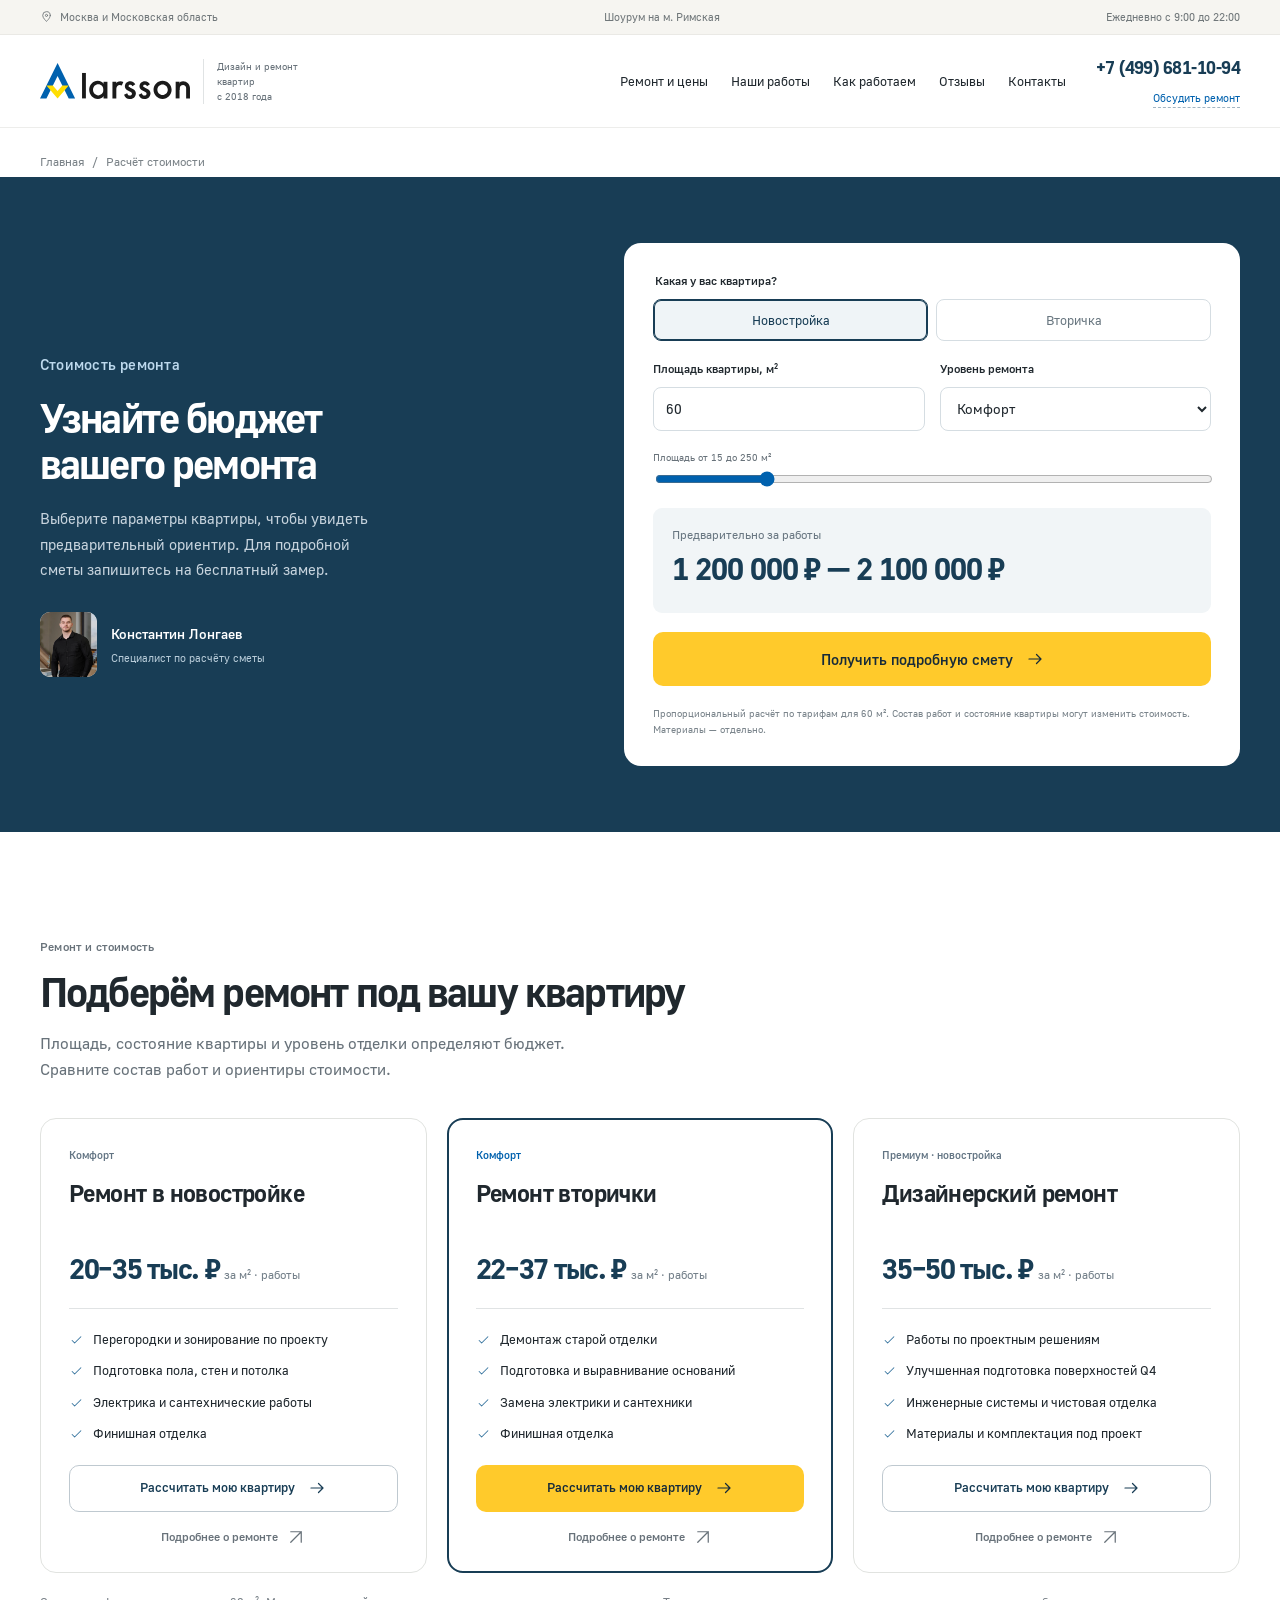
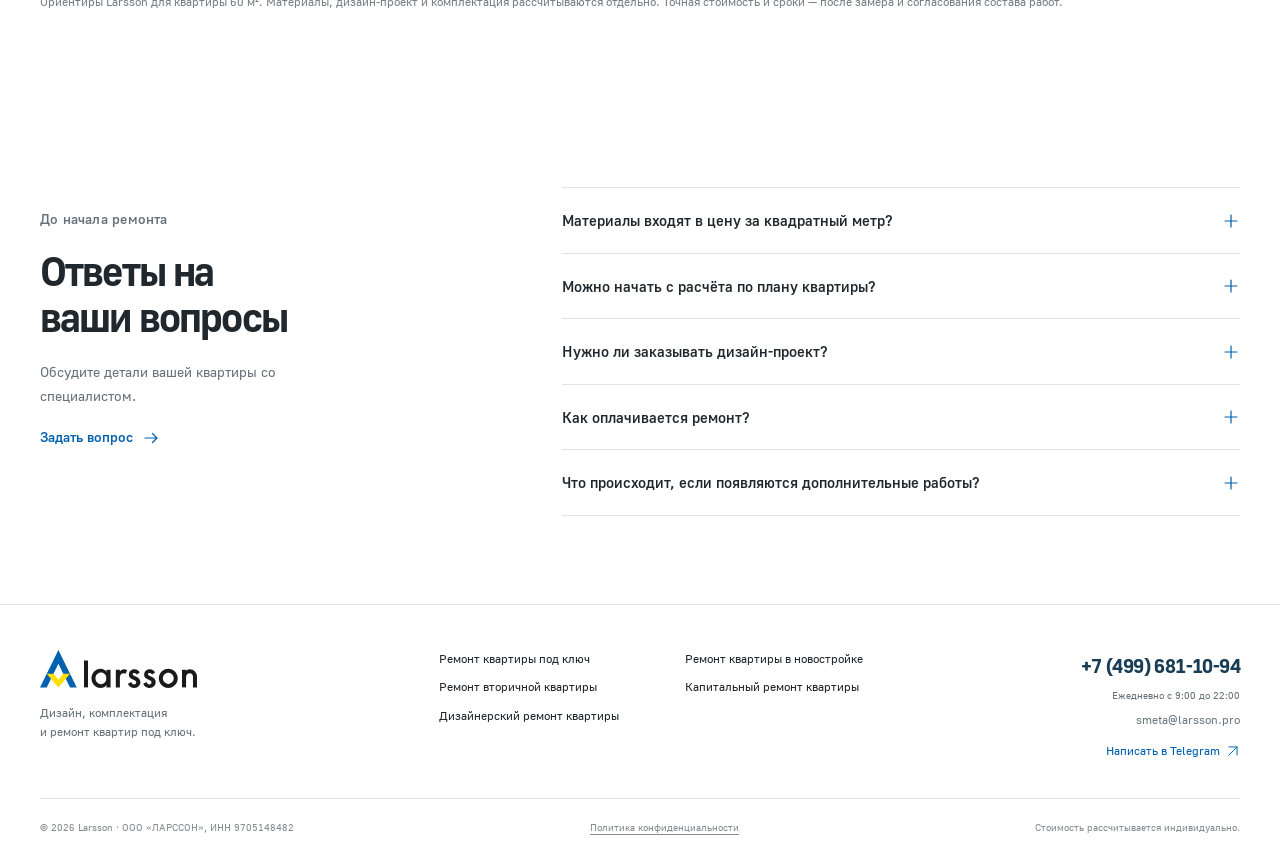
<file: smeta/index.html>
<!doctype html><html lang="ru" data-metrika=""><head><meta charset="utf-8"><meta name="viewport" content="width=device-width,initial-scale=1"><meta name="theme-color" content="#183d55"><title>Рассчитать стоимость ремонта квартиры — Larsson</title><meta name="description" content="Предварительный расчёт стоимости работ, подробная смета и запись на бесплатный замер. Ремонт новостройки и вторичного жилья в Москве."><link rel="canonical" href="https://ulin-roman.github.io/larsson-remont/smeta/"><meta property="og:type" content="website"><meta property="og:locale" content="ru_RU"><meta property="og:title" content="Рассчитать стоимость ремонта квартиры — Larsson"><meta property="og:description" content="Предварительный расчёт стоимости работ, подробная смета и запись на бесплатный замер. Ремонт новостройки и вторичного жилья в Москве."><meta property="og:url" content="https://ulin-roman.github.io/larsson-remont/smeta/"><meta property="og:image" content="https://ulin-roman.github.io/larsson-remont/assets/projects/zilart-living.webp"><link rel="icon" type="image/svg+xml" href="../assets/mark.svg"><link rel="preload" as="font" type="font/woff2" href="../assets/fonts/golos-regular.woff2" crossorigin><link rel="stylesheet" href="../assets/site.css"><script src="../assets/site.js" defer></script><script type="application/ld+json">{"@context":"https://schema.org","@graph":[{"@type":"HomeAndConstructionBusiness","@id":"https://ulin-roman.github.io/larsson-remont/#company","name":"Larsson","url":"https://ulin-roman.github.io/larsson-remont/","telephone":"+74996811094","email":"smeta@larsson.pro","areaServed":["Москва","Московская область"],"address":{"@type":"PostalAddress","streetAddress":"бульвар Энтузиастов, 2","addressLocality":"Москва","addressCountry":"RU"}},{"@type":"WebPage","name":"Рассчитать стоимость ремонта квартиры — Larsson","description":"Предварительный расчёт стоимости работ, подробная смета и запись на бесплатный замер. Ремонт новостройки и вторичного жилья в Москве.","url":"https://ulin-roman.github.io/larsson-remont/smeta/","inLanguage":"ru","isPartOf":{"@type":"WebSite","name":"Larsson","url":"https://ulin-roman.github.io/larsson-remont/"}}]}</script></head><body data-base="../"><a class="skip-link" href="#main">Перейти к содержанию</a><div class="topbar"><div class="container topbar-inner"><span><svg width="14" height="14" viewBox="0 0 24 24" fill="none" stroke="currentColor" stroke-width="1.65" stroke-linecap="round" stroke-linejoin="round" aria-hidden="true" focusable="false"><path d="M19 10c0 5-7 11-7 11S5 15 5 10a7 7 0 1 1 14 0Z"/><circle cx="12" cy="10" r="2"/></svg> Москва и Московская область</span><a href="https://yandex.com/maps/-/CPBy6J5r" target="_blank" rel="noopener">Шоурум на м. Римская</a><span>Ежедневно с 9:00 до 22:00</span></div></div><header class="site-header"><div class="container header-inner"><a class="brand" href="../" aria-label="Larsson — главная"><img src="../assets/logo.svg" alt="Larsson" class="" loading="lazy" decoding="async"><span class="brand-copy">Дизайн и ремонт квартир<br>с 2018 года</span></a><nav class="main-nav" id="main-nav" aria-label="Основная навигация"><a href="../#stoimost">Ремонт и цены</a><a href="../portfolio/">Наши работы</a><a href="../#process">Как работаем</a><a href="../#reviews">Отзывы</a><a href="../kontakty/">Контакты</a></nav><div class="header-contact"><a class="phone" href="tel:+74996811094" data-action="phone">+7 (499) 681-10-94</a><button class="callback-link js-quote" type="button">Обсудить ремонт</button></div><button class="menu-toggle" type="button" aria-expanded="false" aria-controls="main-nav" aria-label="Открыть меню"><svg width="22" height="22" viewBox="0 0 24 24" fill="none" stroke="currentColor" stroke-width="1.65" stroke-linecap="round" stroke-linejoin="round" aria-hidden="true" focusable="false"><path d="M4 7h16M4 12h16M4 17h16"/></svg></button></div></header><main id="main"><nav class="breadcrumb container" aria-label="Хлебные крошки"><a href="../">Главная</a><span>/</span><span aria-current="page">Расчёт стоимости</span></nav><section class="budget-section" id="raschet"><div class="container budget-grid"><div class="budget-intro"><p class="kicker">Стоимость ремонта</p><h1 class="page-title">Узнайте бюджет<br>вашего ремонта</h1><p>Выберите параметры квартиры, чтобы увидеть предварительный ориентир. Для подробной сметы запишитесь на бесплатный замер.</p><div class="budget-expert"><img src="../assets/company/engineer.webp" alt="Константин Лонгаев из команды Larsson в шоуруме отделочных материалов" class="" loading="lazy" decoding="async"><div><strong>Константин Лонгаев</strong><span>Специалист по расчёту сметы</span></div></div></div><form class="budget-form" id="budget-form"><fieldset class="object-choice"><legend>Какая у вас квартира?</legend><label><input type="radio" name="property" value="novostroyka" checked><span>Новостройка</span></label><label><input type="radio" name="property" value="vtorichka"><span>Вторичка</span></label></fieldset><div class="budget-fields"><label class="input-label" for="budget-area">Площадь квартиры, м²<input id="budget-area" name="area" type="number" min="15" max="250" step="1" value="60" inputmode="numeric" required></label><label class="input-label" for="budget-level">Уровень ремонта<select id="budget-level" name="level"><option value="comfort">Комфорт</option><option value="premium">Премиум</option></select></label></div><label class="range-label" for="budget-range">Площадь от 15 до 250 м²</label><input id="budget-range" type="range" min="15" max="250" value="60" aria-label="Площадь квартиры в квадратных метрах"><div class="budget-result" aria-live="polite" aria-atomic="true"><span>Предварительно за работы</span><strong><span id="budget-low">1 200 000 ₽</span> — <span id="budget-high">2 100 000 ₽</span></strong></div><button type="submit" class="btn btn-primary">Получить подробную смету <svg width="18" height="18" viewBox="0 0 24 24" fill="none" stroke="currentColor" stroke-width="1.65" stroke-linecap="round" stroke-linejoin="round" aria-hidden="true" focusable="false"><path d="M4 12h16m-6-6 6 6-6 6"/></svg></button><p class="budget-disclaimer">Пропорциональный расчёт по тарифам для 60 м². Состав работ и состояние квартиры могут изменить стоимость. Материалы — отдельно.</p><noscript><a class="text-link" href="https://larsson-remont.ru/ver_3.3/remont-kvartir-pod-kluch_copy.php#calc">Открыть калькулятор Larsson</a></noscript></form></div></section><section class="section container" id="stoimost"><div class="section-head"><div><p class="kicker">Ремонт и стоимость</p><h2>Подберём ремонт под вашу квартиру</h2><p>Площадь, состояние квартиры и уровень отделки определяют бюджет. Сравните состав работ и ориентиры стоимости.</p></div></div><div class="pricing-grid"><article class="price-card"><span class="price-card-label">Комфорт</span><h3>Ремонт в новостройке</h3><div class="price"><strong>20–35 тыс. ₽</strong><span>за м² · работы</span></div><ul class="price-scope"><li><svg width="16" height="16" viewBox="0 0 24 24" fill="none" stroke="currentColor" stroke-width="1.65" stroke-linecap="round" stroke-linejoin="round" aria-hidden="true" focusable="false"><path d="m5 12 4 4L19 6"/></svg>Перегородки и зонирование по проекту</li><li><svg width="16" height="16" viewBox="0 0 24 24" fill="none" stroke="currentColor" stroke-width="1.65" stroke-linecap="round" stroke-linejoin="round" aria-hidden="true" focusable="false"><path d="m5 12 4 4L19 6"/></svg>Подготовка пола, стен и потолка</li><li><svg width="16" height="16" viewBox="0 0 24 24" fill="none" stroke="currentColor" stroke-width="1.65" stroke-linecap="round" stroke-linejoin="round" aria-hidden="true" focusable="false"><path d="m5 12 4 4L19 6"/></svg>Электрика и сантехнические работы</li><li><svg width="16" height="16" viewBox="0 0 24 24" fill="none" stroke="currentColor" stroke-width="1.65" stroke-linecap="round" stroke-linejoin="round" aria-hidden="true" focusable="false"><path d="m5 12 4 4L19 6"/></svg>Финишная отделка</li></ul><button type="button" class="btn btn-secondary js-quote" data-service="Новостройка" data-action="estimate">Рассчитать мою квартиру<svg width="18" height="18" viewBox="0 0 24 24" fill="none" stroke="currentColor" stroke-width="1.65" stroke-linecap="round" stroke-linejoin="round" aria-hidden="true" focusable="false"><path d="M4 12h16m-6-6 6 6-6 6"/></svg></button><a class="text-link price-foot" href="../remont-v-novostroyke/">Подробнее о ремонте <svg width="15" height="15" viewBox="0 0 24 24" fill="none" stroke="currentColor" stroke-width="1.65" stroke-linecap="round" stroke-linejoin="round" aria-hidden="true" focusable="false"><path d="M5 19 19 5M5 5h14v14"/></svg></a></article><article class="price-card featured"><span class="price-card-label">Комфорт</span><h3>Ремонт вторички</h3><div class="price"><strong>22–37 тыс. ₽</strong><span>за м² · работы</span></div><ul class="price-scope"><li><svg width="16" height="16" viewBox="0 0 24 24" fill="none" stroke="currentColor" stroke-width="1.65" stroke-linecap="round" stroke-linejoin="round" aria-hidden="true" focusable="false"><path d="m5 12 4 4L19 6"/></svg>Демонтаж старой отделки</li><li><svg width="16" height="16" viewBox="0 0 24 24" fill="none" stroke="currentColor" stroke-width="1.65" stroke-linecap="round" stroke-linejoin="round" aria-hidden="true" focusable="false"><path d="m5 12 4 4L19 6"/></svg>Подготовка и выравнивание оснований</li><li><svg width="16" height="16" viewBox="0 0 24 24" fill="none" stroke="currentColor" stroke-width="1.65" stroke-linecap="round" stroke-linejoin="round" aria-hidden="true" focusable="false"><path d="m5 12 4 4L19 6"/></svg>Замена электрики и сантехники</li><li><svg width="16" height="16" viewBox="0 0 24 24" fill="none" stroke="currentColor" stroke-width="1.65" stroke-linecap="round" stroke-linejoin="round" aria-hidden="true" focusable="false"><path d="m5 12 4 4L19 6"/></svg>Финишная отделка</li></ul><button type="button" class="btn btn-primary js-quote" data-service="Вторичное жильё" data-action="estimate">Рассчитать мою квартиру<svg width="18" height="18" viewBox="0 0 24 24" fill="none" stroke="currentColor" stroke-width="1.65" stroke-linecap="round" stroke-linejoin="round" aria-hidden="true" focusable="false"><path d="M4 12h16m-6-6 6 6-6 6"/></svg></button><a class="text-link price-foot" href="../remont-vtorichnogo-zhilya/">Подробнее о ремонте <svg width="15" height="15" viewBox="0 0 24 24" fill="none" stroke="currentColor" stroke-width="1.65" stroke-linecap="round" stroke-linejoin="round" aria-hidden="true" focusable="false"><path d="M5 19 19 5M5 5h14v14"/></svg></a></article><article class="price-card"><span class="price-card-label">Премиум · новостройка</span><h3>Дизайнерский ремонт</h3><div class="price"><strong>35–50 тыс. ₽</strong><span>за м² · работы</span></div><ul class="price-scope"><li><svg width="16" height="16" viewBox="0 0 24 24" fill="none" stroke="currentColor" stroke-width="1.65" stroke-linecap="round" stroke-linejoin="round" aria-hidden="true" focusable="false"><path d="m5 12 4 4L19 6"/></svg>Работы по проектным решениям</li><li><svg width="16" height="16" viewBox="0 0 24 24" fill="none" stroke="currentColor" stroke-width="1.65" stroke-linecap="round" stroke-linejoin="round" aria-hidden="true" focusable="false"><path d="m5 12 4 4L19 6"/></svg>Улучшенная подготовка поверхностей Q4</li><li><svg width="16" height="16" viewBox="0 0 24 24" fill="none" stroke="currentColor" stroke-width="1.65" stroke-linecap="round" stroke-linejoin="round" aria-hidden="true" focusable="false"><path d="m5 12 4 4L19 6"/></svg>Инженерные системы и чистовая отделка</li><li><svg width="16" height="16" viewBox="0 0 24 24" fill="none" stroke="currentColor" stroke-width="1.65" stroke-linecap="round" stroke-linejoin="round" aria-hidden="true" focusable="false"><path d="m5 12 4 4L19 6"/></svg>Материалы и комплектация под проект</li></ul><button type="button" class="btn btn-secondary js-quote" data-service="По дизайн-проекту" data-action="estimate">Рассчитать мою квартиру<svg width="18" height="18" viewBox="0 0 24 24" fill="none" stroke="currentColor" stroke-width="1.65" stroke-linecap="round" stroke-linejoin="round" aria-hidden="true" focusable="false"><path d="M4 12h16m-6-6 6 6-6 6"/></svg></button><a class="text-link price-foot" href="../dizaynerskiy-remont-kvartiry/">Подробнее о ремонте <svg width="15" height="15" viewBox="0 0 24 24" fill="none" stroke="currentColor" stroke-width="1.65" stroke-linecap="round" stroke-linejoin="round" aria-hidden="true" focusable="false"><path d="M5 19 19 5M5 5h14v14"/></svg></a></article></div><p class="pricing-note">Ориентиры Larsson для квартиры 60 м². Материалы, дизайн-проект и комплектация рассчитываются отдельно. Точная стоимость и сроки — после замера и согласования состава работ.</p></section><section class="section container"><div class="faq-grid"><div class="faq-intro"><p class="kicker">До начала ремонта</p><h2>Ответы на<br>ваши вопросы</h2><p>Обсудите детали вашей квартиры со специалистом.</p><button type="button" class="text-link js-quote" data-service="" data-action="estimate">Задать вопрос<svg width="18" height="18" viewBox="0 0 24 24" fill="none" stroke="currentColor" stroke-width="1.65" stroke-linecap="round" stroke-linejoin="round" aria-hidden="true" focusable="false"><path d="M4 12h16m-6-6 6 6-6 6"/></svg></button></div><div class="faq-list"><details><summary>Материалы входят в цену за квадратный метр?<svg width="20" height="20" viewBox="0 0 24 24" fill="none" stroke="currentColor" stroke-width="1.65" stroke-linecap="round" stroke-linejoin="round" aria-hidden="true" focusable="false"><path d="M4 12h16M12 4v16"/></svg></summary><p>Стоимость работ и материалов рассчитывается отдельно. До начала ремонта согласуем, что закупает компания, что вы выбираете сами и какие позиции входят в смету.</p></details><details><summary>Можно начать с расчёта по плану квартиры?<svg width="20" height="20" viewBox="0 0 24 24" fill="none" stroke="currentColor" stroke-width="1.65" stroke-linecap="round" stroke-linejoin="round" aria-hidden="true" focusable="false"><path d="M4 12h16M12 4v16"/></svg></summary><p>Да. Пришлите план или готовый дизайн-проект — подготовим ориентир по стоимости. Состояние оснований и инженерных систем уточняем на объекте.</p></details><details><summary>Нужно ли заказывать дизайн-проект?<svg width="20" height="20" viewBox="0 0 24 24" fill="none" stroke="currentColor" stroke-width="1.65" stroke-linecap="round" stroke-linejoin="round" aria-hidden="true" focusable="false"><path d="M4 12h16M12 4v16"/></svg></summary><p>Состав проекта зависит от задачи. Рабочие чертежи помогают заранее определить перегородки, мебель, свет и точки подключения. Полный дизайн-проект дополнительно показывает будущий интерьер.</p></details><details><summary>Как оплачивается ремонт?<svg width="20" height="20" viewBox="0 0 24 24" fill="none" stroke="currentColor" stroke-width="1.65" stroke-linecap="round" stroke-linejoin="round" aria-hidden="true" focusable="false"><path d="M4 12h16M12 4v16"/></svg></summary><p>По договору выполненные работы принимаются по актам и оплачиваются поэтапно. Порядок закупки материалов и оплат согласуем до начала ремонта.</p></details><details><summary>Что происходит, если появляются дополнительные работы?<svg width="20" height="20" viewBox="0 0 24 24" fill="none" stroke="currentColor" stroke-width="1.65" stroke-linecap="round" stroke-linejoin="round" aria-hidden="true" focusable="false"><path d="M4 12h16M12 4v16"/></svg></summary><p>Состав и стоимость дополнительных работ согласуются отдельно и оформляются в договорных документах.</p></details></div></div></section></main><footer class="site-footer"><div class="container footer-main"><div class="footer-brand"><a href="../" aria-label="Larsson — главная"><img src="../assets/logo.svg" alt="Larsson" class="" loading="lazy" decoding="async"></a><p>Дизайн, комплектация<br>и ремонт квартир под ключ.</p></div><nav class="footer-nav" aria-label="Услуги"><a href="../remont-kvartiry-pod-klyuch/">Ремонт квартиры под ключ</a><a href="../remont-v-novostroyke/">Ремонт квартиры в новостройке</a><a href="../remont-vtorichnogo-zhilya/">Ремонт вторичной квартиры</a><a href="../kapitalnyy-remont-kvartiry/">Капитальный ремонт квартиры</a><a href="../dizaynerskiy-remont-kvartiry/">Дизайнерский ремонт квартиры</a></nav><div class="footer-contact"><a class="phone" href="tel:+74996811094" data-action="phone">+7 (499) 681-10-94</a><span>Ежедневно с 9:00 до 22:00</span><a href="mailto:smeta@larsson.pro" data-action="email">smeta@larsson.pro</a><a href="https://t.me/LarssonRemont" target="_blank" rel="noopener" data-action="telegram">Написать в Telegram <svg width="14" height="14" viewBox="0 0 24 24" fill="none" stroke="currentColor" stroke-width="1.65" stroke-linecap="round" stroke-linejoin="round" aria-hidden="true" focusable="false"><path d="M5 19 19 5M5 5h14v14"/></svg></a></div></div><div class="container footer-bottom"><span>© 2026 Larsson · ООО «ЛАРССОН», ИНН 9705148482</span><a href="https://larsson-remont.ru/politica/" target="_blank" rel="noopener">Политика конфиденциальности</a><span>Стоимость рассчитывается индивидуально.</span></div></footer><div class="mobile-bar"><a href="tel:+74996811094" data-action="phone"><svg width="18" height="18" viewBox="0 0 24 24" fill="none" stroke="currentColor" stroke-width="1.65" stroke-linecap="round" stroke-linejoin="round" aria-hidden="true" focusable="false"><path d="m7 3 3 5-3 2a13 13 0 0 0 7 7l2-3 5 3v3c0 1-1 1-2 1C10 20 4 14 3 5c0-1 0-2 1-2h3Z"/></svg>Позвонить</a><button type="button" class="btn btn-primary js-quote" data-service="" data-action="estimate">Узнать стоимость<svg width="18" height="18" viewBox="0 0 24 24" fill="none" stroke="currentColor" stroke-width="1.65" stroke-linecap="round" stroke-linejoin="round" aria-hidden="true" focusable="false"><path d="M4 12h16m-6-6 6 6-6 6"/></svg></button></div><dialog id="quote-dialog" aria-labelledby="quote-title"><div class="quote-dialog-inner"><div class="dialog-header"><div><span class="kicker">Бесплатный расчёт</span><h2 id="quote-title">Рассчитаем ремонт вашей квартиры</h2></div><button type="button" class="close-dialog round-button" data-close-dialog aria-label="Закрыть расчёт"><svg width="22" height="22" viewBox="0 0 24 24" fill="none" stroke="currentColor" stroke-width="1.65" stroke-linecap="round" stroke-linejoin="round" aria-hidden="true" focusable="false"><path d="m5 5 14 14M19 5 5 19"/></svg></button></div><div class="quote-loading" role="status">Загружаем калькулятор Larsson…</div><iframe class="quote-frame" data-src="https://quiz.marquiz.ru/63ea2ab4ad7b370042c779b7" title="Калькулятор стоимости ремонта Larsson" loading="lazy" referrerpolicy="strict-origin-when-cross-origin"></iframe><a class="quote-fallback" href="https://quiz.marquiz.ru/63ea2ab4ad7b370042c779b7" target="_blank" rel="noopener">Открыть расчёт в отдельной вкладке <svg width="14" height="14" viewBox="0 0 24 24" fill="none" stroke="currentColor" stroke-width="1.65" stroke-linecap="round" stroke-linejoin="round" aria-hidden="true" focusable="false"><path d="M5 19 19 5M5 5h14v14"/></svg></a></div></dialog><dialog id="project-dialog" aria-labelledby="gallery-title"><div class="dialog-header"><h2 class="gallery-title" id="gallery-title">Фотографии проекта</h2><button type="button" class="close-dialog round-button" data-close-dialog aria-label="Закрыть проект"><svg width="22" height="22" viewBox="0 0 24 24" fill="none" stroke="currentColor" stroke-width="1.65" stroke-linecap="round" stroke-linejoin="round" aria-hidden="true" focusable="false"><path d="m5 5 14 14M19 5 5 19"/></svg></button></div><div class="gallery-layout"><div><div class="gallery-main"><img class="gallery-photo" alt=""><button class="round-button gallery-prev" type="button" aria-label="Предыдущее фото"><svg width="20" height="20" viewBox="0 0 24 24" fill="none" stroke="currentColor" stroke-width="1.65" stroke-linecap="round" stroke-linejoin="round" aria-hidden="true" focusable="false"><path d="M20 12H4m6-6-6 6 6 6"/></svg></button><button class="round-button gallery-next" type="button" aria-label="Следующее фото"><svg width="20" height="20" viewBox="0 0 24 24" fill="none" stroke="currentColor" stroke-width="1.65" stroke-linecap="round" stroke-linejoin="round" aria-hidden="true" focusable="false"><path d="M4 12h16m-6-6 6 6-6 6"/></svg></button><span class="gallery-counter" aria-live="polite"></span></div><div class="gallery-thumbs" aria-label="Фотографии проекта"></div></div><div class="gallery-side"><span class="gallery-area"></span><p class="gallery-description"></p><button type="button" class="btn btn-primary js-quote">Хочу такой ремонт <svg width="16" height="16" viewBox="0 0 24 24" fill="none" stroke="currentColor" stroke-width="1.65" stroke-linecap="round" stroke-linejoin="round" aria-hidden="true" focusable="false"><path d="M4 12h16m-6-6 6 6-6 6"/></svg></button></div></div></dialog><dialog id="compare-dialog" aria-label="Фотографии до и после отделки"><div class="dialog-header"><h2>Было и стало</h2><button class="round-button close-dialog" data-close-dialog type="button" aria-label="Закрыть фотографии"><svg width="22" height="22" viewBox="0 0 24 24" fill="none" stroke="currentColor" stroke-width="1.65" stroke-linecap="round" stroke-linejoin="round" aria-hidden="true" focusable="false"><path d="m5 5 14 14M19 5 5 19"/></svg></button></div><div class="compare-full"></div></dialog><script type="application/json" id="project-data">[{"slug":"novoslobodskaya","title":"Квартира на Новослободской","area":117,"location":"Москва","type":"Ремонт квартиры","description":"Кухня-гостиная с мягким освещением, спальня и санузел в спокойной тёмной палитре. Фотографии завершённого объекта.","scope":["Кухня-гостиная","Спальня","Ванная комната"],"images":["assets/projects/novoslobodskaya-living.webp","assets/projects/novoslobodskaya-kitchen.webp","assets/projects/novoslobodskaya-bedroom.webp","assets/projects/novoslobodskaya-bathroom.webp"],"imageAlts":["Гостиная с диваном и зелёным креслом на Новослободской","Кухня и обеденный стол в квартире на Новослободской","Спальня с подсветкой за изголовьем","Ванная с отделкой под дерево и подвесной сантехникой"],"sourceUrls":["https://drive.google.com/drive/folders/1e4UJ8I5VGkT_5k3PnViDSbh2BKvnxF2_","https://drive.google.com/drive/folders/1YvVqZy7x81WEGcICxsfQnKwJR-Jkzr84"]},{"slug":"zilart","title":"ЖК «ЗИЛАРТ»","area":54,"location":"Москва","type":"Ремонт квартиры","description":"Светлая гостиная с диваном, кухня с островом и отдельностоящая ванна у окна. Фотографии завершённого объекта.","scope":["Кухня-гостиная","Спальня","Ванная комната"],"images":["assets/projects/zilart-living.webp","assets/projects/zilart-bedroom.webp","assets/projects/zilart-bathroom.webp","assets/projects/zilart-kitchen.webp"],"imageAlts":["Гостиная с серым диваном и кухней в ЖК ЗИЛАРТ","Спальня со светлыми панелями за кроватью","Ванная комната с отдельностоящей ванной у окна","Кухонный остров с барными стульями"],"sourceUrls":["https://drive.google.com/drive/folders/1woj2HhR2XOE_Xk3Xw5FPPJql8K5y4a1o","https://drive.google.com/drive/folders/1pWJpdm7DLoae3mBZoqiqTqwAgYrD4JSm"]},{"slug":"vtb-arena","title":"ЖК «ВТБ Арена Парк»","area":155,"rooms":3,"location":"Москва","type":"Капитальный ремонт по дизайн-проекту","description":"Квартира в стиле лофт с кирпичом, открытым потолком и яркими цветовыми акцентами. Выполнены перепланировка, вентиляция и кондиционирование.","scope":["Перепланировка и перегородки","Кирпич, окраска стен и плитка","Вентиляция и кондиционирование","Отделка массивом дерева"],"duration":187,"price":3118000,"priceNote":"Сумма конкретного объекта из описания проекта, подготовленного в 2025 году. Состав материалов в документе не уточнён.","images":["assets/projects/vtb-arena-living.webp","assets/projects/vtb-arena-kitchen.webp","assets/projects/vtb-arena-bedroom.webp","assets/projects/vtb-arena-bathroom.webp"],"imageAlts":["Кухня-гостиная в стиле лофт с большими окнами в ЖК ВТБ Арена Парк","Бирюзовая кухня с накладной белой раковиной","Спальня с кирпичной стеной и зеркалом","Ванная комната с белой плиткой и подвесным светильником"],"sourceUrls":["https://drive.google.com/drive/folders/1QKAMjSjXLJs7zF5xgqFXGuvabIKmj_iF","https://drive.google.com/drive/folders/16P_4LPQnKU_22WVrkuZ8Qygcx1PK9OAO","https://docs.google.com/document/d/1KRFtrRLHGxn7pUB2Uc5b6Gyb1oJ2IGObiiQQN2yfy8s/edit"],"video":"https://youtu.be/-ojYv9pYKTU"},{"slug":"korovinskoe","title":"Коровинское шоссе","area":39,"location":"Москва","type":"Ремонт квартиры","description":"Компактная квартира в графитовых оттенках. В подборке показаны готовые гостиная, спальня, кухня и санузел.","scope":["Гостиная","Спальня","Кухня","Санузел"],"images":["assets/projects/korovinskoe-living.webp","assets/projects/korovinskoe-bedroom.webp","assets/projects/korovinskoe-kitchen.webp","assets/projects/korovinskoe-bathroom.webp"],"imageAlts":["Гостиная с угловым диваном на Коровинском шоссе","Спальная зона со стеклянной перегородкой","Кухня с тёмным смесителем и светлым фартуком","Ванная комната с душевой и тёмными фасадами"],"sourceUrls":["https://drive.google.com/drive/folders/1zgvrybsQPTn2obcE45ISbVzqB6cCfXGF","https://drive.google.com/drive/folders/1sEueRdlcqVq-HpSu-S1t2PtSOaag_7YR"]}]</script></body></html>
</file>
<file: assets/site.css>
@font-face {
  font-family: 'Golos';
  src: url('./fonts/golos-regular.woff2') format('woff2');
  font-weight: 400;
  font-style: normal;
  font-display: swap;
}
@font-face {
  font-family: 'Golos';
  src: url('./fonts/golos-medium.woff2') format('woff2');
  font-weight: 500 600;
  font-style: normal;
  font-display: swap;
}
@font-face {
  font-family: 'Golos';
  src: url('./fonts/golos-bold.woff2') format('woff2');
  font-weight: 700 900;
  font-style: normal;
  font-display: swap;
}

:root {
  --navy: #183d55;
  --navy-deep: #102e43;
  --blue: #0061ae;
  --yellow: #ffca2b;
  --ink: #20282e;
  --muted: #68727a;
  --paper: #f6f5f1;
  --line: #e0e3e4;
}
*, *::before, *::after { box-sizing: border-box; }
html { scroll-behavior: smooth; scroll-padding-top: 100px; }
body {
  margin: 0;
  background: white;
  color: var(--ink);
  font: 400 16px/1.55 'Golos', Arial, sans-serif;
  -webkit-font-smoothing: antialiased;
}
body.dialog-open { overflow: hidden; }
img { display: block; max-width: 100%; }
button, input, select, textarea { font: inherit; color: inherit; }
button, a, input, summary, select { -webkit-tap-highlight-color: transparent; touch-action: manipulation; }
button { cursor: pointer; }
button:disabled { cursor: default; opacity: .45; }
a { color: inherit; text-decoration: none; }
h1, h2, h3, h4, p, figure { margin: 0; }
h1, h2, h3, h4 { line-height: 1.12; font-weight: 700; }
h1, h2 { letter-spacing: -.045em; }
h1 { font-size: clamp(42px, 4.65vw, 68px); }
h2 { font-size: clamp(32px, 3.2vw, 46px); }
h3 { letter-spacing: -.025em; }
svg { flex: 0 0 auto; vertical-align: middle; }
:focus-visible { outline: 3px solid #1681cc; outline-offset: 4px; }
[hidden] { display: none !important; }
.container { width: min(1200px, calc(100% - 64px)); margin-inline: auto; }
.skip { position: absolute; z-index: 100; top: -80px; left: 20px; padding: 10px 18px; background: var(--navy); color: white; border-radius: 5px; }
.skip:focus { top: 12px; }
.accent { color: var(--blue); }
.kicker { display: flex; align-items: center; gap: 8px; margin-bottom: 17px; color: var(--blue); font-size: 12px; line-height: 1.4; font-weight: 500; letter-spacing: .015em; }
.kicker svg { width: 16px; height: 16px; }
.btn {
  display: inline-flex;
  align-items: center;
  justify-content: center;
  gap: 13px;
  min-height: 54px;
  padding: 16px 24px;
  border: 1px solid transparent;
  border-radius: 10px;
  font-size: 15px;
  font-weight: 600;
  line-height: 1.2;
  text-align: center;
  transition: background .18s ease, border-color .18s ease, color .18s ease;
}
.btn svg { width: 18px; height: 18px; }
.btn-primary { background: var(--yellow); color: #172b39; }
.btn-primary:hover { background: #ffd957; }
.btn-secondary { border-color: #bfc9d0; background: white; color: var(--navy); }
.btn-secondary:hover { background: #eef4f7; border-color: #94a7b5; }
.btn-dark { background: var(--navy); color: white; }
.btn-dark:hover { background: #285670; }
.btn-small { min-height: 43px; padding: 12px 16px; font-size: 13px; border-radius: 8px; }
.text-link { display: inline-flex; align-items: center; gap: 9px; color: var(--blue); font-size: 14px; font-weight: 500; line-height: 1.35; }
.text-link:hover { color: var(--navy); }
.text-link:is(button) { padding: 0; border: 0; background: transparent; cursor: pointer; font-family: inherit; }
.text-link svg { width: 18px; height: 18px; }
.phone { color: var(--navy); font-size: 18px; font-weight: 700; letter-spacing: -.03em; white-space: nowrap; }
.phone:hover { color: var(--blue); }
.hours { color: var(--muted); font-size: 11px; line-height: 1.4; }

.topbar { background: var(--paper); border-bottom: 1px solid #eae9e5; }
.topbar-inner { display: flex; justify-content: space-between; align-items: center; gap: 20px; min-height: 34px; font-size: 11px; color: #70777a; }
.topbar-inner > * { display: inline-flex; align-items: center; gap: 7px; }
.topbar-inner svg { width: 13px; height: 13px; }
.site-header { background: white; position: relative; z-index: 20; border-bottom: 1px solid #ededeb; }
.header-inner { display: flex; align-items: center; gap: 24px; min-height: 92px; }
.brand { flex: 0 0 auto; display: flex; align-items: center; gap: 13px; }
.brand img { width: 150px; height: auto; }
.brand-copy { border-left: 1px solid var(--line); padding-left: 13px; color: var(--muted); font-size: 10px; line-height: 1.5; max-width: 130px; }
.main-nav { display: flex; align-items: center; gap: 23px; margin-left: auto; }
.main-nav a { font-size: 13px; line-height: 1.4; white-space: nowrap; }
.main-nav a:hover, .main-nav a[aria-current='page'] { color: var(--blue); }
.header-contact { flex: none; display: flex; flex-direction: column; align-items: flex-end; gap: 3px; margin-left: 6px; }
.header-quote { flex: none; }
.menu-toggle { display: none; width: 42px; height: 42px; padding: 0; align-items: center; justify-content: center; border: 1px solid var(--line); background: white; border-radius: 8px; }

.hero { padding-top: 36px; padding-bottom: 30px; }
.hero-grid { display: grid; grid-template-columns: 1.04fr 1fr; gap: 38px; align-items: center; }
.hero-content { padding: 20px 0 26px; min-width: 0; }
.hero-content h1 { max-width: 680px; }
.hero-content .kicker { margin-bottom: 18px; }
.hero-intro { max-width: 45ch; font-size: 17px; line-height: 1.6; color: #657078; margin-top: 24px; }
.hero-checks { display: grid; gap: 11px; padding: 0; margin: 25px 0 29px; list-style: none; }
.hero-checks li { display: flex; align-items: center; gap: 10px; font-size: 14px; line-height: 1.4; }
.hero-checks li svg { width: 18px; height: 18px; color: var(--blue); }
.hero-actions { display: flex; flex-wrap: wrap; gap: 12px; align-items: center; }
.hero-note { margin-top: 12px; color: var(--muted); font-size: 12px; }
.hero-visual { align-self: stretch; min-height: 540px; position: relative; isolation: isolate; overflow: hidden; border-radius: 20px; background: #e6e3dc; }
.hero-image { width: 100%; height: 100%; position: absolute; inset: 0; object-fit: cover; object-position: 57% center; }
.project-caption { position: absolute; bottom: 19px; left: 19px; right: 19px; background: #fffffff0; backdrop-filter: blur(10px); border-radius: 11px; padding: 16px 18px; display: flex; align-items: center; justify-content: space-between; gap: 18px; color: var(--navy); box-shadow: 0 4px 30px #1a28301a; font-size: 13px; }
.project-caption strong { display: block; font-size: 15px; line-height: 1.4; }
.project-caption span { display: block; color: var(--muted); font-size: 12px; margin-top: 3px; }
.project-caption > svg { padding: 9px; width: 36px; height: 36px; border: 1px solid #ccd3d7; border-radius: 50%; }
.trust-strip { display: grid; grid-template-columns: repeat(4,1fr); border-top: 1px solid var(--line); border-bottom: 1px solid var(--line); padding: 25px 0; margin-top: 8px; }
.trust-item { display: grid; grid-template-columns: 34px 1fr; gap: 0 11px; padding: 3px 24px; min-width: 0; align-items: center; }
.trust-item:first-child { padding-left: 0; }
.trust-item:last-child { padding-right: 0; }
.trust-item + .trust-item { border-left: 1px solid var(--line); }
.trust-item > svg { width: 28px; height: 28px; color: var(--blue); grid-row: span 2; }
.trust-item strong { font-size: 14px; line-height: 1.3; font-weight: 600; }
.trust-item span { display: block; font-size: 11px; line-height: 1.45; color: var(--muted); margin-top: 4px; }
.breadcrumb { display: flex; flex-wrap: wrap; align-items: center; gap: 8px; padding-top: 25px; padding-bottom: 5px; color: #7b8388; font-size: 12px; }
.breadcrumb a:hover { color: var(--blue); }

.section { padding-top: 88px; padding-bottom: 88px; }
.section-head { display: flex; justify-content: space-between; align-items: flex-end; gap: 30px; margin-bottom: 35px; }
.section-head .kicker { margin-bottom: 12px; }
.section-head h2 { max-width: 780px; }
.section-head p { max-width: 64ch; color: var(--muted); line-height: 1.6; margin-top: 17px; }
.section-head > .text-link { flex: none; margin-bottom: 3px; }
.pricing-section { background: var(--paper); }
.pricing-grid { display: grid; grid-template-columns: repeat(3,minmax(0,1fr)); gap: 20px; }
.price-card { display: flex; flex-direction: column; position: relative; padding: 29px 28px 26px; border: 1px solid #e1e3e0; border-radius: 16px; background: white; }
.price-card.featured { border: 2px solid var(--navy); padding: 28px 27px 25px; }
.price-card-label { display: inline-flex; align-items: center; align-self: flex-start; margin-bottom: 17px; font-size: 11px; line-height: 1.3; color: #627483; font-weight: 500; }
.price-card.featured .price-card-label { color: var(--blue); }
.price-card h3 { font-size: 24px; line-height: 1.2; min-height: 58px; }
.price { margin-top: 15px; margin-bottom: 22px; }
.price strong { font-size: 29px; letter-spacing: -.045em; line-height: 1.15; color: var(--navy); white-space: nowrap; }
.price > span { color: #74808a; font-size: 12px; margin-left: 5px; }
.price small { display: block; color: var(--muted); font-size: 11px; margin-top: 5px; }
.price-scope { margin: 0; padding: 21px 0; border-top: 1px solid var(--line); list-style: none; flex: 1; display: grid; align-content: start; gap: 12px; }
.price-scope li { display: flex; align-items: flex-start; gap: 9px; font-size: 13px; line-height: 1.5; }
.price-scope li svg { color: #3976a0; width: 15px; height: 15px; margin-top: 3px; }
.price-foot { font-size: 11px; color: var(--muted); line-height: 1.5; margin-bottom: 18px; }
.price-card .btn { width: 100%; font-size: 13px; min-height: 47px; padding: 13px 15px; }
.pricing-note { color: #788087; font-size: 12px; line-height: 1.55; margin-top: 20px; max-width: 1070px; }
.pricing-note a { color: var(--blue); text-decoration: underline; text-underline-offset: 2px; }

.budget-section { background: var(--navy); color: white; padding-block: 66px; }
.budget-grid { display: grid; grid-template-columns: .91fr 1.09fr; gap: 70px; align-items: center; }
.budget-section .kicker { color: #bdd9ed; }
.budget-intro h2, .budget-grid > div h2 { max-width: 480px; font-size: clamp(34px,3.2vw,47px); }
.budget-intro > p, .budget-grid > div > p { color: #c6d3dd; max-width: 43ch; font-size: 15px; line-height: 1.7; margin-top: 20px; }
.budget-intro .budget-note { display: flex; align-items: flex-start; gap: 10px; font-size: 12px; max-width: 40ch; }
.budget-note svg { margin-top: 2px; color: var(--yellow); }
.budget-form { background: white; color: var(--ink); border-radius: 17px; padding: 29px; display: grid; gap: 19px; }
.budget-form fieldset { margin: 0; border: 0; padding: 0; min-width: 0; }
.budget-form legend, .input-label { font-size: 12px; font-weight: 500; }
.budget-form legend { margin-bottom: 9px; }
.object-choice { display: grid; grid-template-columns: repeat(2,1fr); gap: 8px; }
.object-choice label { cursor: pointer; display: block; position: relative; }
.object-choice input { position: absolute; opacity: 0; }
.object-choice span { display: block; padding: 10px 15px; border: 1px solid #d5dde2; border-radius: 8px; text-align: center; color: #697780; font-size: 13px; }
.object-choice input:checked + span { border-color: var(--navy); background: #eff4f7; box-shadow: inset 0 0 0 1px var(--navy); color: var(--navy); }
.object-choice input:focus-visible + span { outline: 3px solid #1681cc; outline-offset: 3px; }
.budget-fields { display: grid; grid-template-columns: 1fr 1fr; gap: 15px; }
.input-label { display: block; min-width: 0; }
.input-label input, .input-label select { margin-top: 8px; display: block; width: 100%; border: 1px solid #d5dde2; border-radius: 8px; min-height: 44px; background: white; padding: 10px 12px; color: var(--ink); font-size: 14px; font-weight: 400; }
.input-label select { padding-right: 24px; }
.input-label input[type='range'] { padding: 0; min-height: 0; margin-top: 12px; border: 0; accent-color: var(--blue); }
.budget-form input[type='range'] { width: 100%; accent-color: var(--blue); cursor: pointer; }
.budget-form output { font-weight: 600; }
.budget-result { background: #f1f5f7; border-radius: 9px; padding: 18px 19px; }
.budget-result > span { display: block; color: #697782; font-size: 12px; }
.budget-result strong { display: block; font-size: clamp(24px,2.4vw,33px); letter-spacing: -.035em; line-height: 1.3; color: var(--navy); margin: 4px 0 7px; }
.budget-result small { display: block; color: #78828a; font-size: 10px; line-height: 1.45; }
.budget-form > .btn { width: 100%; }
.budget-form .form-help { font-size: 11px; color: var(--muted); line-height: 1.45; margin-top: -10px; text-align: center; }

.portfolio-tools { display: flex; justify-content: space-between; align-items: center; gap: 20px; margin-bottom: 28px; }
.filter-buttons { display: flex; flex-wrap: wrap; align-items: center; gap: 8px; }
.filter-buttons button { border: 1px solid #dfe4e7; background: white; border-radius: 7px; font-size: 12px; line-height: 1.4; padding: 9px 15px; color: #5e6d78; }
.filter-buttons button:hover { border-color: #a2b4c2; }
.filter-buttons button[aria-pressed='true'] { background: var(--navy); border-color: var(--navy); color: white; }
.projects-grid { display: grid; grid-template-columns: repeat(2,minmax(0,1fr)); gap: 32px 25px; }
.project-card { overflow: hidden; border: 1px solid var(--line); border-radius: 16px; background: white; transition: box-shadow .18s ease; min-width: 0; }
.project-card:hover { box-shadow: 0 12px 36px #183d550c; }
.project-cover { position: relative; display: block; overflow: hidden; background: #ece9e2; aspect-ratio: 1.52; padding: 0; border: 0; width: 100%; }
.project-cover img { width: 100%; height: 100%; object-fit: cover; transition: transform .35s ease; }
.project-card:hover .project-cover img { transform: scale(1.025); }
.project-count { display: flex; align-items: center; gap: 5px; position: absolute; right: 14px; bottom: 14px; color: white; background: #172c3db8; backdrop-filter: blur(8px); border: 1px solid #ffffff50; border-radius: 7px; padding: 5px 10px; font-size: 11px; }
.project-info { padding: 22px 24px 23px; }
.project-title-row { display: flex; justify-content: space-between; align-items: center; gap: 15px; }
.project-title-row h3 { font-size: 24px; line-height: 1.25; }
.project-area { color: var(--navy); font-size: 20px; font-weight: 600; letter-spacing: -.03em; white-space: nowrap; }
.project-meta { display: flex; gap: 8px 16px; flex-wrap: wrap; margin-top: 9px; color: #7b848b; font-size: 12px; }
.project-info > p { font-size: 13px; line-height: 1.6; color: var(--muted); margin-top: 12px; }
.project-info .text-link { margin-top: 19px; }
.project-info .btn { margin-top: 19px; }
.project-card .project-actions { display: flex; gap: 18px; justify-content: space-between; align-items: center; }
.project-actions .text-link { margin-top: 20px; }

.compare-section { background: var(--paper); }
.compare-grid { display: grid; grid-template-columns: repeat(2,minmax(0,1fr)); gap: 26px; }
.comparison-card { min-width: 0; }
.comparison { position: relative; background: #deded7; border-radius: 13px; aspect-ratio: 1.5; overflow: hidden; isolation: isolate; --position: 50%; }
.comparison > img { position: absolute; inset: 0; width: 100%; height: 100%; object-fit: cover; }
.comparison .compare-before { clip-path: inset(0 calc(100% - var(--position)) 0 0); }
.compare-handle { position: absolute; top: 0; bottom: 0; left: var(--position); width: 2px; background: white; pointer-events: none; }
.compare-handle > span { position: absolute; top: 50%; left: 1px; transform: translate(-50%,-50%); display: grid; place-items: center; width: 43px; height: 43px; border-radius: 50%; background: white; color: var(--navy); box-shadow: 0 3px 12px #172d3b2a; }
.compare-handle svg { width: 23px; height: 23px; }
.compare-label { position: absolute; top: 13px; border-radius: 6px; padding: 5px 10px; font-size: 11px; background: #183243b8; color: white; pointer-events: none; }
.compare-label.before { left: 13px; }
.compare-label.after { right: 13px; background: white; color: var(--navy); }
.compare-range { position: absolute; inset: 0; margin: 0; width: 100%; height: 100%; opacity: 0; cursor: ew-resize; touch-action: pan-y; }
.comparison:focus-within { outline: 3px solid #1681cc; outline-offset: 3px; }
.comparison-card h3 { margin-top: 17px; font-size: 21px; }
.comparison-card > p { margin-top: 8px; font-size: 13px; color: var(--muted); line-height: 1.6; }
.comparison-card .text-link { margin-top: 10px; font-size: 12px; }
.included-grid { display: grid; grid-template-columns: repeat(3,minmax(0,1fr)); gap: 25px 35px; }
.included-card, .included-grid > article { padding: 22px 0 7px; border-top: 1px solid var(--line); }
.included-grid > article > svg, .included-card > svg { color: var(--blue); width: 28px; height: 28px; margin-bottom: 19px; }
.included-grid h3 { font-size: 19px; }
.included-grid p { font-size: 13px; line-height: 1.65; color: var(--muted); margin-top: 10px; max-width: 36ch; }
.process-section { background: var(--paper); }
.process-grid { display: grid; grid-template-columns: repeat(4,minmax(0,1fr)); gap: 30px; }
.process-grid > article { border-top: 1px solid #cfd6d9; padding-top: 20px; }
.step-number { display: flex; align-items: center; color: var(--blue); font-size: 13px; font-weight: 600; margin-bottom: 25px; }
.process-grid h3 { font-size: 19px; line-height: 1.3; }
.process-grid p { margin-top: 12px; color: var(--muted); font-size: 13px; line-height: 1.7; }
.process-grid .text-link { margin-top: 15px; font-size: 12px; }

.company-grid { display: grid; grid-template-columns: 1fr 1fr; gap: 65px; align-items: center; }
.company-photo { position: relative; overflow: hidden; border-radius: 18px; background: #e5e5dd; }
.company-photo img { width: 100%; height: 500px; object-fit: cover; }
.company-photo figcaption { position: absolute; left: 19px; bottom: 18px; right: 19px; display: flex; flex-direction: column; gap: 3px; color: white; font-size: 13px; line-height: 1.4; padding: 13px 16px; border-radius: 9px; background: #17364bdb; }
.company-photo figcaption strong { font-size: 15px; font-weight: 500; }
.company-photo figcaption span { color: #d8e2e9; font-size: 11px; }
.company-copy h2 { max-width: 520px; }
.company-copy > p { color: var(--muted); font-size: 15px; line-height: 1.75; margin-top: 21px; }
.company-points { list-style: none; padding: 0; margin: 25px 0; display: grid; gap: 14px; }
.company-points li { display: flex; gap: 11px; font-size: 14px; line-height: 1.5; }
.company-points svg { margin-top: 2px; width: 18px; height: 18px; color: var(--blue); }
.company-copy .text-link + .text-link { margin-left: 18px; }
.reviews-section { background: #f4f7f8; }
.reviews-grid { display: grid; grid-template-columns: repeat(2,minmax(0,1fr)); gap: 22px; }
.review-source { display: flex; align-items: center; justify-content: space-between; gap: 25px; padding: 30px; background: white; border: 1px solid #dde5e9; border-radius: 14px; }
.review-source-logo { display: inline-grid; place-items: center; width: 58px; height: 58px; background: #f7f5f2; border-radius: 12px; color: #e53933; font-size: 31px; font-weight: 700; flex: none; }
.review-source-logo.dgis { background: #eef7e9; color: #53a334; font-size: 21px; }
.review-source-copy { flex: 1; }
.review-source h3 { font-size: 21px; }
.review-source p { margin-top: 7px; color: var(--muted); font-size: 12px; line-height: 1.5; }
.review-source > svg { color: var(--blue); width: 22px; height: 22px; }
.review-source:hover { border-color: #a7c1d1; }
.faq-grid { display: grid; grid-template-columns: .8fr 1.2fr; gap: 70px; }
.faq-intro p { color: var(--muted); font-size: 14px; margin-top: 20px; max-width: 32ch; line-height: 1.7; }
.faq-intro .text-link { margin-top: 21px; }
.faq-list details { border-top: 1px solid var(--line); }
.faq-list details:last-child { border-bottom: 1px solid var(--line); }
.faq-list summary { padding: 21px 0; list-style: none; display: flex; align-items: center; justify-content: space-between; gap: 22px; font-size: 15px; font-weight: 500; line-height: 1.5; cursor: pointer; }
.faq-list summary::-webkit-details-marker { display: none; }
.faq-list summary svg { color: var(--blue); width: 18px; height: 18px; }
.faq-list details[open] summary svg { transform: rotate(45deg); }
.faq-list details p { color: var(--muted); padding: 0 28px 22px 0; font-size: 13px; line-height: 1.7; }

.contact-section { background: var(--paper); }
.contact-grid { display: grid; grid-template-columns: 1fr 1fr; gap: 55px; align-items: center; }
.contact-card h2 { margin-bottom: 23px; }
.contact-card > p { color: var(--muted); font-size: 14px; line-height: 1.65; max-width: 41ch; }
.contact-card .phone { display: inline-block; margin-top: 24px; font-size: 28px; }
.contact-card .hours { display: block; margin-top: 5px; }
.contact-card a[href^='mailto:'] { display: inline-block; color: var(--blue); margin-top: 14px; font-size: 14px; }
.contact-links { display: flex; gap: 10px; margin-top: 23px; flex-wrap: wrap; align-items: center; }
.contact-links .btn { font-size: 13px; min-height: 47px; padding: 12px 17px; }
.contact-links .text-link { margin-top: 9px; }
.contact-photo { overflow: hidden; position: relative; border-radius: 17px; background: #e0ddd4; }
.contact-photo img { width: 100%; height: 390px; object-fit: cover; }
.contact-photo figcaption { position: absolute; bottom: 15px; left: 15px; right: 15px; background: #ffffffeb; backdrop-filter: blur(8px); border-radius: 8px; padding: 13px 16px; color: var(--navy); font-size: 12px; }
.contact-photo .text-link { font-size: 12px; }
.mapbox { border-radius: 16px; overflow: hidden; min-height: 370px; background: #e4e8e7; }
.mapbox iframe { width: 100%; height: 390px; border: 0; display: block; }
.cta-band { display: flex; justify-content: space-between; align-items: center; gap: 30px; background: var(--navy); color: white; border-radius: 17px; padding: 40px 44px; }
.cta-band h2 { font-size: 34px; }
.cta-band p { font-size: 14px; color: #c8d4dc; margin-top: 12px; }
.cta-band .btn { flex: none; }
.cta-section { padding-bottom: 80px; }

.site-footer { border-top: 1px solid var(--line); background: white; }
.footer-main { display: grid; grid-template-columns: 1.1fr 1.45fr .9fr; gap: 45px; padding-top: 45px; padding-bottom: 36px; }
.footer-brand img { width: 157px; }
.footer-brand p { font-size: 12px; color: var(--muted); line-height: 1.6; margin-top: 15px; max-width: 24ch; }
.footer-nav { display: grid; grid-template-columns: 1fr 1fr; gap: 10px 25px; font-size: 12px; align-content: start; }
.footer-nav a:hover { color: var(--blue); }
.footer-contact { text-align: right; }
.footer-contact .phone { font-size: 20px; }
.footer-contact p { color: var(--muted); font-size: 11px; margin-top: 5px; }
.footer-contact .text-link { font-size: 12px; margin-top: 15px; }
.footer-bottom { display: flex; justify-content: space-between; gap: 20px; border-top: 1px solid var(--line); padding: 20px 0 24px; color: #868d91; font-size: 10px; line-height: 1.6; }
.footer-bottom > div { display: flex; flex-wrap: wrap; gap: 8px 20px; }
.footer-bottom a { text-decoration: underline; text-underline-offset: 3px; }
.mobile-bar { display: none; }

dialog { border: 0; border-radius: 16px; background: white; color: var(--ink); padding: 0; box-shadow: 0 24px 100px #001d3759; max-height: 94dvh; }
dialog::backdrop { background: #102e43bf; backdrop-filter: blur(3px); }
.close-dialog { flex: none; border: 1px solid #dce2e6; border-radius: 50%; background: white; width: 36px; height: 36px; display: inline-grid; place-items: center; padding: 7px; }
.close-dialog:hover { background: #edf3f7; }
.close-dialog svg { width: 19px; height: 19px; }
.dialog-header { display: flex; align-items: center; justify-content: space-between; gap: 25px; padding: 18px 22px; border-bottom: 1px solid var(--line); }
.dialog-header h2 { font-size: 23px; letter-spacing: -.025em; }
#quote-dialog { width: min(1080px,95vw); }
.quote-dialog-inner { position: relative; }
.quote-loading { color: var(--muted); text-align: center; font-size: 14px; padding: 25px; }
.quote-frame { border: 0; display: block; width: 100%; height: min(680px,calc(94dvh - 130px)); min-height: 330px; background: white; }
.quote-fallback { padding: 9px 20px 12px; color: var(--muted); font-size: 11px; text-align: center; border-top: 1px solid var(--line); }
.quote-fallback a { color: var(--blue); text-decoration: underline; text-underline-offset: 2px; }
.quote-inline { border: 1px solid var(--line); border-radius: 14px; overflow: hidden; }
.quote-inline .quote-frame { height: 650px; }
#project-dialog { width: min(1160px,95vw); }
.gallery-layout { display: grid; grid-template-columns: 1.8fr 1fr; }
.gallery-main { position: relative; background: #eef0ed; min-width: 0; }
.gallery-photo { width: 100%; height: min(65dvh,640px); min-height: 350px; object-fit: contain; }
.gallery-photo img { width: 100%; height: 100%; object-fit: contain; }
.gallery-side { padding: 25px; align-self: start; min-width: 0; }
.gallery-side h3 { font-size: 26px; margin-bottom: 12px; }
.gallery-side > p { color: var(--muted); font-size: 13px; line-height: 1.65; margin-top: 12px; }
.gallery-side .project-area { font-size: 19px; }
.gallery-side .btn { margin-top: 23px; width: 100%; font-size: 13px; }
.gallery-thumbs { display: grid; grid-template-columns: repeat(4,minmax(0,1fr)); gap: 6px; margin-top: 23px; }
.gallery-thumbs button { padding: 0; overflow: hidden; border-radius: 5px; border: 2px solid transparent; background: #e7e9e4; aspect-ratio: 1.1; }
.gallery-thumbs button[aria-pressed='true'] { border-color: var(--yellow); }
.gallery-thumbs img { width: 100%; height: 100%; object-fit: cover; }
.gallery-nav { display: flex; align-items: center; justify-content: center; gap: 15px; padding: 13px; }
.gallery-nav button { width: 34px; height: 34px; border: 1px solid #cdd7dc; display: grid; place-items: center; background: white; border-radius: 50%; padding: 6px; }
.gallery-nav button:hover { background: #e8eff4; }
.gallery-counter { color: var(--muted); font-size: 12px; font-variant-numeric: tabular-nums; }
#compare-dialog { width: min(1000px,95vw); }
.compare-full { padding: 15px; display: grid; grid-template-columns: 1fr 1fr; gap: 12px; }
.compare-full figure { position: relative; border-radius: 8px; overflow: hidden; background: #eceee9; }
.compare-full img { height: min(66dvh,600px); width: 100%; object-fit: contain; }
.compare-full figcaption { position: absolute; top: 10px; left: 10px; border-radius: 5px; background: #ffffffeb; padding: 4px 8px; font-size: 11px; }
.project-detail-hero { padding: 30px 0 40px; }
.project-detail-hero .section-head { margin-bottom: 25px; }
.project-detail-cover { width: 100%; height: clamp(300px,44vw,580px); object-fit: cover; border-radius: 18px; }
.project-details-grid { display: grid; grid-template-columns: .7fr 1.3fr; gap: 60px; padding: 45px 0; }
.project-details-grid dl { display: grid; grid-template-columns: 1fr 1fr; gap: 20px; margin: 0; }
.project-details-grid dt { font-size: 11px; color: var(--muted); }
.project-details-grid dd { font-size: 22px; color: var(--navy); font-weight: 600; margin: 5px 0 0; }
.project-details-grid p { color: var(--muted); font-size: 15px; line-height: 1.7; }
.project-details-grid ul { color: var(--muted); padding-left: 20px; font-size: 14px; line-height: 1.7; }
.project-full-gallery { display: grid; grid-template-columns: repeat(3,minmax(0,1fr)); gap: 18px; }
.project-full-gallery button { width: 100%; aspect-ratio: 1.3; background: #edece8; padding: 0; border: 0; overflow: hidden; border-radius: 10px; }
.project-full-gallery img { width: 100%; height: 100%; object-fit: cover; }
.page-heading { padding-top: 35px; padding-bottom: 30px; }
.page-heading h1 { max-width: 1000px; }
.page-heading p { margin-top: 20px; max-width: 67ch; font-size: 16px; color: var(--muted); }
.service-scope { max-width: 820px; }
.service-scope li { border-top: 1px solid var(--line); padding: 18px 0; font-size: 15px; color: var(--muted); }

@media (min-width: 1450px) {
  .hero-visual { min-height: 560px; }
}
@media (max-width: 1190px) {
  .header-inner { gap: 18px; }
  .brand-copy { display: none; }
  .main-nav { gap: 18px; }
  .header-contact .phone { font-size: 16px; }
  .header-quote { padding-inline: 13px; }
  .hero-grid { gap: 25px; }
  .hero-content h1 { font-size: 57px; }
  .hero-intro { font-size: 16px; }
  .hero-actions .btn { font-size: 13px; padding-inline: 18px; }
  .trust-item { padding-inline: 16px; grid-template-columns: 29px 1fr; gap: 0 9px; }
  .trust-item strong { font-size: 13px; }
  .trust-item > svg { width: 25px; }
  .budget-grid { gap: 45px; }
  .price-card { padding-inline: 23px; }
  .price-card.featured { padding-inline: 22px; }
  .price strong { font-size: 26px; }
  .company-grid, .faq-grid { gap: 45px; }
}
@media (max-width: 980px) {
  .container { width: calc(100% - 48px); }
  .header-inner { min-height: 80px; gap: 20px; }
  .brand img { width: 142px; }
  .header-contact { margin-left: auto; }
  .header-quote { margin-left: 0; }
  .menu-toggle { display: inline-flex; }
  .main-nav { display: none; position: absolute; top: 100%; left: 24px; right: 24px; background: white; border: 1px solid var(--line); border-radius: 12px; padding: 12px; box-shadow: 0 15px 35px #142d3c1c; }
  .main-nav.open, .main-nav.is-open { display: flex; flex-direction: column; align-items: stretch; gap: 0; }
  .main-nav a { padding: 12px 14px; font-size: 15px; }
  .hero { padding-top: 28px; }
  .hero-content h1 { font-size: clamp(42px,5.5vw,54px); }
  .hero-intro { font-size: 15px; margin-top: 20px; }
  .hero-checks { margin-block: 20px 25px; gap: 9px; }
  .hero-checks li { font-size: 12px; }
  .hero-actions { gap: 9px; }
  .hero-actions .btn { min-height: 48px; font-size: 12px; padding-inline: 15px; }
  .hero-visual { min-height: 505px; }
  .project-caption { left: 13px; right: 13px; bottom: 13px; padding: 13px; }
  .project-caption strong { font-size: 13px; }
  .project-caption span { font-size: 10px; }
  .trust-strip { grid-template-columns: repeat(2,1fr); padding: 15px 0; }
  .trust-item { padding: 13px 22px; grid-template-columns: 32px 1fr; }
  .trust-item:nth-child(odd) { padding-left: 0; border-left: 0; }
  .trust-item:nth-child(even) { padding-right: 0; }
  .trust-item strong { font-size: 14px; }
  .section { padding-block: 65px; }
  .section-head { gap: 22px; margin-bottom: 28px; }
  .section-head p { font-size: 14px; }
  .pricing-grid { gap: 13px; }
  .price-card { padding: 24px 18px 20px; }
  .price-card.featured { padding: 23px 17px 19px; }
  .price-card h3 { font-size: 21px; min-height: 51px; }
  .price strong { font-size: 23px; }
  .price > span { display: block; margin: 4px 0 0; }
  .price-scope li { font-size: 12px; }
  .price-card .btn { padding-inline: 10px; font-size: 12px; }
  .budget-grid { grid-template-columns: .9fr 1.1fr; gap: 30px; }
  .budget-form { padding: 23px; }
  .budget-grid > div > p { font-size: 14px; }
  .budget-result strong { font-size: 25px; }
  .project-info { padding: 19px; }
  .project-title-row h3 { font-size: 21px; }
  .project-area { font-size: 18px; }
  .included-grid { gap: 20px 25px; }
  .process-grid { grid-template-columns: repeat(2,minmax(0,1fr)); gap: 30px; }
  .step-number { margin-bottom: 16px; }
  .company-grid { gap: 32px; }
  .company-photo img { height: 450px; }
  .company-copy > p { font-size: 14px; }
  .company-points li { font-size: 13px; }
  .review-source { padding: 23px; gap: 17px; }
  .review-source-logo { width: 48px; height: 48px; }
  .review-source h3 { font-size: 19px; }
  .faq-grid { grid-template-columns: .7fr 1.3fr; gap: 35px; }
  .contact-grid { gap: 35px; }
  .contact-photo img { height: 370px; }
  .footer-main { gap: 28px; grid-template-columns: 1fr 1.3fr 1fr; }
  .footer-contact .phone { font-size: 18px; }
  .gallery-layout { grid-template-columns: 1.5fr 1fr; }
  .gallery-side { padding: 20px; }
  .gallery-side h3 { font-size: 23px; }
}
@media (max-width: 700px) {
  html { scroll-padding-top: 25px; }
  body { padding-bottom: 69px; }
  .container { width: calc(100% - 32px); }
  h1 { font-size: clamp(36px,7.2vw,49px); }
  h2 { font-size: 32px; }
  .topbar-inner { min-height: 29px; font-size: 9px; gap: 15px; }
  .topbar-inner > :last-child { display: none; }
  .header-inner { min-height: 72px; gap: 14px; }
  .brand img { width: 128px; }
  .header-contact .phone { font-size: 14px; }
  .header-contact .hours { font-size: 9px; }
  .header-quote { display: none; }
  .menu-toggle { width: 36px; height: 36px; }
  .menu-toggle svg { width: 18px; height: 18px; }
  .main-nav { left: 16px; right: 16px; }
  .hero { padding-top: 24px; padding-bottom: 25px; }
  .hero-grid { grid-template-columns: 1fr; gap: 24px; }
  .hero-content { padding: 0; }
  .hero-content h1 { font-size: clamp(38px,8vw,54px); max-width: 600px; }
  .hero-content .kicker { margin-bottom: 15px; font-size: 11px; }
  .hero-intro { margin-top: 17px; max-width: 52ch; font-size: 14px; line-height: 1.65; }
  .hero-checks { grid-template-columns: 1fr; gap: 10px; margin: 19px 0 22px; }
  .hero-checks li { font-size: 12px; }
  .hero-actions { gap: 10px; flex-wrap: nowrap; }
  .hero-actions .btn { min-height: 49px; font-size: 12px; padding: 13px 15px; gap: 8px; }
  .hero-actions .btn svg { width: 16px; height: 16px; }
  .hero-note { font-size: 10px; margin-top: 10px; }
  .hero-visual { min-height: 0; height: 340px; border-radius: 14px; }
  .hero-image { object-position: 55% 55%; }
  .project-caption { left: 12px; bottom: 12px; right: 12px; border-radius: 8px; padding: 12px 14px; }
  .project-caption strong { font-size: 13px; }
  .project-caption span { font-size: 10px; }
  .trust-strip { padding: 12px 0; margin-top: 0; }
  .trust-item { padding: 12px 10px 12px 16px; grid-template-columns: 26px 1fr; gap: 0 7px; }
  .trust-item strong { font-size: 12px; }
  .trust-item span { font-size: 10px; }
  .trust-item > svg { width: 22px; height: 22px; }
  .section { padding-block: 48px; }
  .section-head { flex-direction: column; align-items: flex-start; gap: 17px; margin-bottom: 25px; }
  .section-head .kicker { font-size: 11px; margin-bottom: 11px; }
  .section-head p { margin-top: 14px; font-size: 13px; }
  .section-head h2 br { display: none; }
  .pricing-grid { grid-template-columns: 1fr; gap: 15px; }
  .price-card { padding: 23px; }
  .price-card.featured { padding: 22px; }
  .price-card-label { margin-bottom: 10px; }
  .price-card h3 { font-size: 23px; min-height: 0; }
  .price { margin-top: 14px; margin-bottom: 17px; }
  .price strong { font-size: 28px; }
  .price > span { display: inline; margin-left: 5px; }
  .price-scope { gap: 10px; padding-block: 18px; }
  .price-scope li { font-size: 13px; }
  .price-card .btn { font-size: 13px; min-height: 47px; }
  .pricing-note { font-size: 10px; line-height: 1.65; margin-top: 17px; }
  .budget-section { padding-block: 43px; }
  .budget-grid { grid-template-columns: 1fr; gap: 27px; }
  .budget-intro h2, .budget-grid > div h2 { font-size: 33px; max-width: 500px; }
  .budget-grid > div > p { margin-top: 15px; font-size: 13px; }
  .budget-form { padding: 22px; border-radius: 13px; gap: 18px; }
  .budget-fields { gap: 12px; }
  .object-choice span { font-size: 12px; padding: 10px; }
  .input-label { font-size: 11px; }
  .input-label input, .input-label select { font-size: 13px; min-height: 45px; padding-inline: 10px; }
  .budget-result { padding: 17px; }
  .budget-result strong { font-size: 27px; }
  .budget-result small { font-size: 9px; }
  .budget-form > .btn { font-size: 13px; min-height: 49px; }
  .budget-form .form-help { font-size: 10px; }
  .portfolio-tools { align-items: flex-start; flex-direction: column; gap: 12px; margin-bottom: 21px; }
  .filter-buttons { gap: 6px; }
  .filter-buttons button { font-size: 11px; padding: 8px 11px; }
  .projects-grid { grid-template-columns: 1fr; gap: 21px; }
  .project-card { border-radius: 12px; }
  .project-cover { aspect-ratio: 1.45; }
  .project-info { padding: 20px; }
  .project-title-row h3 { font-size: 21px; }
  .project-area { font-size: 18px; }
  .project-info > p { font-size: 12px; }
  .project-info .text-link { margin-top: 16px; font-size: 12px; }
  .project-meta { font-size: 11px; margin-top: 7px; }
  .compare-grid { grid-template-columns: 1fr; gap: 27px; }
  .comparison { aspect-ratio: 1.35; border-radius: 10px; }
  .compare-handle > span { width: 35px; height: 35px; }
  .compare-label { font-size: 10px; top: 10px; padding: 4px 8px; }
  .compare-label.before { left: 10px; }
  .compare-label.after { right: 10px; }
  .comparison-card h3 { font-size: 20px; margin-top: 14px; }
  .comparison-card > p { font-size: 12px; margin-top: 7px; }
  .included-grid { grid-template-columns: repeat(2,minmax(0,1fr)); gap: 20px; }
  .included-card, .included-grid > article { padding-top: 19px; }
  .included-grid > article > svg, .included-card > svg { width: 25px; height: 25px; margin-bottom: 14px; }
  .included-grid h3 { font-size: 16px; line-height: 1.3; }
  .included-grid p { font-size: 11px; line-height: 1.65; margin-top: 8px; }
  .process-grid { grid-template-columns: 1fr; gap: 21px; }
  .process-grid > article { display: grid; grid-template-columns: 27px 1fr; gap: 0 15px; padding-top: 18px; }
  .step-number { grid-row: span 3; margin: 1px 0 0; align-self: start; font-size: 12px; }
  .process-grid h3 { font-size: 19px; }
  .process-grid p { margin-top: 8px; font-size: 12px; }
  .process-grid .text-link { grid-column: 2; margin-top: 11px; }
  .company-grid { grid-template-columns: 1fr; gap: 27px; }
  .company-photo img { height: 350px; object-position: center 38%; }
  .company-photo figcaption { bottom: 13px; left: 13px; right: 13px; padding: 12px 14px; }
  .company-photo figcaption strong { font-size: 13px; }
  .company-copy > p { font-size: 13px; margin-top: 16px; line-height: 1.7; }
  .company-points { margin-block: 19px; gap: 12px; }
  .company-points li { font-size: 12px; }
  .company-copy .text-link { font-size: 12px; }
  .reviews-grid { grid-template-columns: 1fr; gap: 14px; }
  .review-source { padding: 23px 20px; gap: 17px; border-radius: 11px; }
  .review-source h3 { font-size: 19px; }
  .review-source p { font-size: 11px; }
  .faq-grid { grid-template-columns: 1fr; gap: 26px; }
  .faq-intro p { max-width: 47ch; font-size: 12px; margin-top: 14px; }
  .faq-intro .text-link { font-size: 12px; margin-top: 15px; }
  .faq-list summary { font-size: 13px; padding-block: 18px; gap: 16px; }
  .faq-list details p { font-size: 12px; padding-right: 20px; padding-bottom: 19px; }
  .contact-grid { grid-template-columns: 1fr; gap: 29px; }
  .contact-card h2 { margin-bottom: 17px; }
  .contact-card > p { font-size: 13px; }
  .contact-card .phone { font-size: 27px; margin-top: 21px; }
  .contact-card .hours { font-size: 11px; }
  .contact-links { gap: 9px; margin-top: 20px; }
  .contact-links .btn { font-size: 12px; min-height: 44px; padding-inline: 14px; }
  .contact-photo img { height: 285px; }
  .contact-photo figcaption { font-size: 11px; padding: 11px 13px; }
  .mapbox, .mapbox iframe { min-height: 290px; height: 290px; }
  .cta-band { flex-direction: column; align-items: flex-start; gap: 22px; padding: 28px 23px; border-radius: 13px; }
  .cta-band h2 { font-size: 29px; }
  .cta-band p { font-size: 12px; }
  .cta-band .btn { min-height: 47px; font-size: 13px; }
  .cta-section { padding-bottom: 45px; }
  .footer-main { grid-template-columns: 1fr 1fr; gap: 29px 24px; padding-top: 32px; padding-bottom: 26px; }
  .footer-brand img { width: 139px; }
  .footer-brand p { font-size: 11px; }
  .footer-nav { grid-column: 1 / -1; grid-row: 2; gap: 12px 20px; font-size: 11px; }
  .footer-contact .phone { font-size: 15px; }
  .footer-contact p { font-size: 9px; }
  .footer-contact .text-link { font-size: 10px; }
  .footer-bottom { flex-direction: column; gap: 13px; padding-block: 18px 24px; font-size: 9px; }
  .footer-bottom > div { gap: 6px 16px; }
  .mobile-bar { position: fixed; z-index: 30; bottom: 0; left: 0; right: 0; display: grid; grid-template-columns: 1fr 1.3fr; gap: 9px; padding: 10px 16px max(10px,env(safe-area-inset-bottom)); border-top: 1px solid #e5e7e9; background: #fffffff5; backdrop-filter: blur(10px); }
  .mobile-bar .btn { border-radius: 8px; min-height: 44px; padding: 11px 12px; font-size: 12px; gap: 8px; }
  .mobile-bar .btn svg { width: 16px; height: 16px; }
  .dialog-header { padding: 14px 15px; gap: 15px; }
  .dialog-header h2 { font-size: 19px; line-height: 1.3; }
  .close-dialog { width: 32px; height: 32px; }
  #quote-dialog, #project-dialog, #compare-dialog { width: calc(100vw - 14px); border-radius: 12px; max-height: 96dvh; }
  .quote-frame { min-height: 400px; height: calc(96dvh - 112px); }
  .quote-fallback { font-size: 10px; padding: 9px 13px; }
  .quote-inline .quote-frame { height: 650px; }
  .gallery-layout { grid-template-columns: 1fr; }
  .gallery-photo { height: 45dvh; min-height: 235px; }
  .gallery-side { padding: 20px; }
  .gallery-side h3 { font-size: 21px; margin-bottom: 8px; }
  .gallery-side > p { font-size: 12px; margin-top: 9px; }
  .gallery-side .btn { margin-top: 16px; min-height: 45px; }
  .gallery-thumbs { max-width: 340px; margin-top: 15px; }
  .gallery-thumbs button { aspect-ratio: 1.4; }
  .gallery-nav { padding: 10px; }
  .compare-full { padding: 10px; gap: 7px; }
  .compare-full img { height: min(64dvh,430px); }
  .compare-full figcaption { font-size: 9px; top: 6px; left: 6px; }
  .project-detail-hero { padding-top: 24px; padding-bottom: 20px; }
  .project-detail-cover { height: 300px; border-radius: 12px; }
  .project-details-grid { grid-template-columns: 1fr; gap: 28px; padding-block: 27px; }
  .project-details-grid p { font-size: 13px; }
  .project-details-grid ul { font-size: 12px; }
  .project-details-grid dd { font-size: 22px; }
  .project-full-gallery { grid-template-columns: repeat(2,minmax(0,1fr)); gap: 10px; }
  .project-full-gallery button { aspect-ratio: 1.05; }
  .page-heading { padding-top: 25px; padding-bottom: 25px; }
  .page-heading p { margin-top: 16px; font-size: 13px; }
  .breadcrumb { font-size: 10px; padding-top: 17px; }
}
@media (max-width: 370px) {
  .container { width: calc(100% - 28px); }
  .header-inner { gap: 10px; }
  .brand img { width: 117px; }
  .header-contact .phone { font-size: 12px; }
  .header-contact .hours { font-size: 8px; }
  .hero-content h1 { font-size: 38px; }
  .hero-actions .btn { font-size: 11px; padding-inline: 11px; gap: 7px; }
  .hero-visual { height: 310px; }
  .trust-item { grid-template-columns: 23px 1fr; gap: 0 6px; padding-left: 10px; }
  .trust-item strong { font-size: 11px; }
  .trust-item span { font-size: 9px; }
  .project-title-row h3 { font-size: 19px; }
  .project-area { font-size: 16px; }
  .budget-form { padding: 18px; }
  .budget-result strong { font-size: 24px; }
  .footer-contact .phone { font-size: 13px; }
}
@media (prefers-reduced-motion: reduce) {
  html { scroll-behavior: auto; }
  *, *::before, *::after { transition: none !important; animation: none !important; }
}

/* Content-specific elements shared by the generated pages. */
.skip-link { position: absolute; z-index: 100; top: -80px; left: 20px; padding: 10px 18px; background: var(--navy); color: white; border-radius: 5px; }
.skip-link:focus { top: 12px; }
.callback-link { border: 0; border-bottom: 1px dashed #a2b5c2; background: transparent; padding: 0 0 2px; color: var(--blue); font-size: 11px; line-height: 1.4; margin-top: 5px; }
.callback-link:hover { border-bottom-color: var(--blue); }
.hero-note { display: flex; align-items: center; gap: 7px; }
.hero-note svg { color: var(--blue); }
.price-card .price-foot { margin: 16px 0 0; font-size: 12px; justify-content: center; }
.budget-expert { display: flex; align-items: center; gap: 14px; margin-top: 29px; }
.budget-expert img { width: 57px; height: 65px; border-radius: 10px; object-fit: cover; object-position: 50% 25%; background: #f4f2ec; }
.budget-expert strong { display: block; color: white; font-size: 14px; font-weight: 500; }
.budget-expert span { display: block; color: #b7cbd8; font-size: 11px; margin-top: 4px; }
.range-label { font-size: 10px; color: var(--muted); margin-bottom: -16px; }
.budget-disclaimer { color: #7b858c; font-size: 10px; line-height: 1.6; }
#project-result-count { font-size: 11px; color: var(--muted); }
.project-case-price { color: var(--navy) !important; font-size: 12px !important; }
.round-button { width: 36px; height: 36px; display: inline-grid; place-items: center; padding: 7px; border: 1px solid #d3dce2; border-radius: 50%; background: white; color: var(--navy); flex: none; }
.round-button:hover { background: #eaf0f4; }
.comparison-title { display: flex; align-items: center; justify-content: space-between; gap: 14px; margin-top: 17px; }
.comparison-title h3 { margin: 0; }
.compare-handle::before { content: ''; position: absolute; width: 43px; height: 43px; border-radius: 50%; background: white; left: 1px; top: 50%; transform: translate(-50%,-50%); box-shadow: 0 3px 12px #172d3b2a; }
.compare-handle > svg { position: absolute; color: var(--navy); top: 50%; left: 1px; transform: translate(-50%,-50%); }
.contract-link { margin-top: 32px; }
.review-source > div { flex: 1; }
.review-source .text-link { font-size: 11px; margin-top: 14px; }
.review-source-logo.gis-logo { background: #edf6e8; color: #4c9d35; font-size: 19px; }
.showroom-photo { position: relative; border-radius: 16px; overflow: hidden; background: #e6e3da; }
.showroom-photo img { width: 100%; height: 430px; object-fit: cover; }
.showroom-photo figcaption { position: absolute; bottom: 15px; left: 15px; right: 15px; border-radius: 8px; background: #fffffff0; padding: 11px 15px; color: var(--navy); font-size: 12px; }
.contact-card address { display: flex; gap: 11px; margin-top: 23px; font-size: 13px; line-height: 1.7; font-style: normal; }
.contact-card address svg { margin-top: 3px; color: var(--blue); }
.contact-card address small { color: var(--muted); font-size: 11px; }
.contact-links { display: flex; align-items: flex-start; flex-direction: column; gap: 3px; margin-top: 22px; }
.contact-links .phone { margin-top: 0; font-size: 27px; }
.contact-links a[href^='mailto:'] { margin-top: 3px; font-size: 13px; }
.contact-card .contact-hours { color: var(--muted); font-size: 10px; margin-top: 9px; }
.contact-buttons { display: flex; align-items: center; flex-wrap: wrap; gap: 16px; margin-top: 25px; }
.contact-buttons .btn { font-size: 13px; min-height: 49px; padding: 13px 18px; }
.contact-buttons .text-link { font-size: 12px; }
.footer-contact > span, .footer-contact > a { display: block; }
.footer-contact > span { margin-top: 7px; color: var(--muted); font-size: 10px; }
.footer-contact > a[href^='mailto:'] { color: #6f7b84; font-size: 12px; margin-top: 8px; }
.footer-contact > a[href^='https:'] { display: inline-flex; align-items: center; gap: 6px; color: var(--blue); font-size: 12px; margin-top: 12px; }
.quote-fallback { display: flex; align-items: center; justify-content: center; gap: 5px; color: var(--blue); }
.quote-fallback:hover { background: #f3f6f8; }
.quote-loading { padding: 12px 20px; font-size: 12px; }
.dialog-header .kicker { font-size: 10px; margin-bottom: 5px; }
.gallery-main { position: relative; }
.gallery-main .gallery-prev, .gallery-main .gallery-next { position: absolute; top: 50%; transform: translateY(-50%); width: 38px; height: 38px; background: #fffffff0; box-shadow: 0 2px 8px #1428371f; }
.gallery-main .gallery-prev { left: 13px; }
.gallery-main .gallery-next { right: 13px; }
.gallery-main .gallery-counter { position: absolute; left: 50%; bottom: 13px; transform: translateX(-50%); background: #18364acc; border-radius: 6px; color: white; padding: 4px 10px; font-size: 11px; }
.gallery-thumbs { padding: 12px 15px; margin: 0; }
.gallery-side .gallery-area { display: block; font-size: 27px; font-weight: 600; color: var(--navy); letter-spacing: -.035em; }
.project-detail-cover { position: relative; padding: 0; background: #e9e8e0; border: 0; overflow: hidden; }
.project-detail-cover img { width: 100%; height: 100%; object-fit: cover; }
.project-detail-cover > span { position: absolute; right: 19px; bottom: 19px; padding: 10px 16px; border-radius: 8px; color: var(--navy); background: #fffffff0; display: flex; align-items: center; gap: 8px; font-size: 12px; }
.project-details-grid h2 { font-size: 32px; margin-bottom: 17px; }
.project-details-grid h3 { font-size: 20px; margin-bottom: 15px; }
.project-details-grid small { display: block; font-size: 10px; color: var(--muted); line-height: 1.65; margin-top: 12px; }
.project-details-grid .project-cost { color: var(--navy); font-size: 16px; margin-top: 20px; line-height: 1.8; font-weight: 500; }
.page-intro { padding-top: 35px; }
.page-intro .section-head { margin-bottom: 0; }
.section-head .page-title { font-size: clamp(35px,3.6vw,50px); max-width: 900px; }
.budget-intro .page-title { font-size: clamp(34px,3.2vw,47px); }
.page-intro + .section { padding-top: 30px; }
.service-scope { grid-template-columns: repeat(2,minmax(0,1fr)); max-width: none; }
.service-scope article { display: flex; gap: 17px; }
.service-scope article > svg { width: 24px; height: 24px; margin-top: 4px; }
.service-scope article p { margin: 0; max-width: none; font-size: 15px; }

@media (max-width: 980px) {
  .showroom-photo img { height: 450px; }
  .contact-buttons { gap: 12px; }
  .contact-buttons .btn { padding-inline: 13px; font-size: 12px; }
}
@media (max-width: 700px) {
  .callback-link { font-size: 9px; margin-top: 3px; }
  .price-card .price-foot { font-size: 11px; }
  .budget-expert { margin-top: 20px; gap: 11px; }
  .budget-expert img { width: 48px; height: 57px; }
  .budget-expert strong { font-size: 12px; }
  .budget-expert span { font-size: 10px; }
  .budget-disclaimer { font-size: 9px; }
  .comparison-title { margin-top: 13px; gap: 9px; }
  .comparison-title h3 { font-size: 19px; }
  .comparison-title .round-button { width: 31px; height: 31px; }
  .compare-handle::before { width: 35px; height: 35px; }
  .contract-link { font-size: 12px; margin-top: 24px; }
  .showroom-photo img { height: 300px; }
  .showroom-photo figcaption { font-size: 10px; bottom: 12px; left: 12px; right: 12px; padding: 11px 12px; }
  .contact-card address { font-size: 12px; margin-top: 19px; }
  .contact-card address small { font-size: 10px; }
  .contact-buttons { gap: 18px; margin-top: 22px; }
  .contact-buttons .btn { font-size: 12px; min-height: 47px; }
  .footer-contact > a[href^='mailto:'], .footer-contact > a[href^='https:'] { font-size: 10px; }
  .footer-contact > span { font-size: 9px; }
  .mobile-bar > a { display: flex; align-items: center; justify-content: center; gap: 8px; border: 1px solid #ced9df; border-radius: 8px; min-height: 44px; font-size: 12px; font-weight: 500; color: var(--navy); }
  .quote-loading { font-size: 10px; padding: 10px; }
  .gallery-thumbs { padding: 10px; max-width: 360px; margin: 0 auto; }
  .gallery-side .gallery-area { font-size: 23px; }
  .project-detail-cover > span { font-size: 10px; bottom: 12px; right: 12px; padding: 8px 11px; }
  .project-details-grid h2 { font-size: 27px; margin-bottom: 13px; }
  .project-details-grid h3 { font-size: 18px; }
  .project-details-grid .project-cost { font-size: 14px; margin-top: 15px; }
  .project-details-grid small { font-size: 9px; }
  .page-intro { padding-top: 24px; }
  .section-head .page-title, .budget-intro .page-title { font-size: 34px; }
  .page-intro + .section { padding-top: 25px; }
  .service-scope { grid-template-columns: 1fr; gap: 14px; }
  .service-scope article p { font-size: 13px; }
}
</file>
